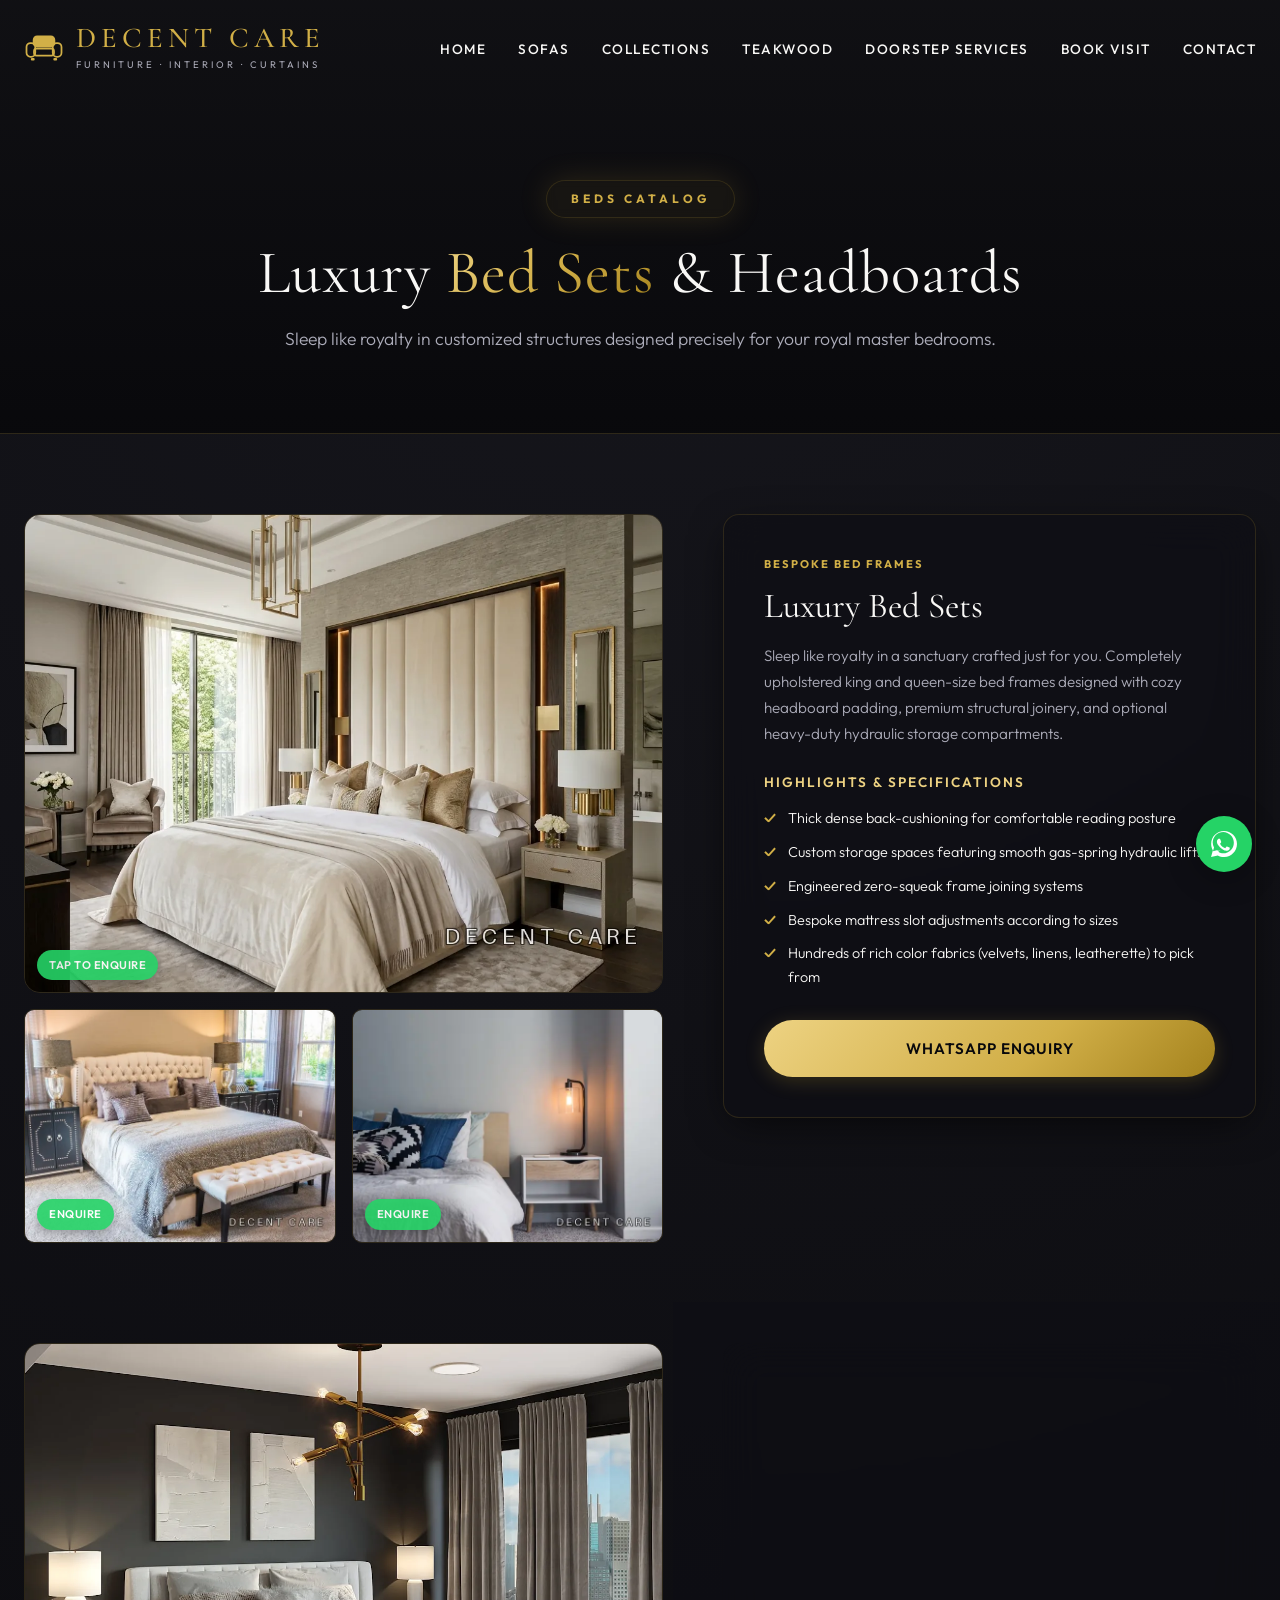
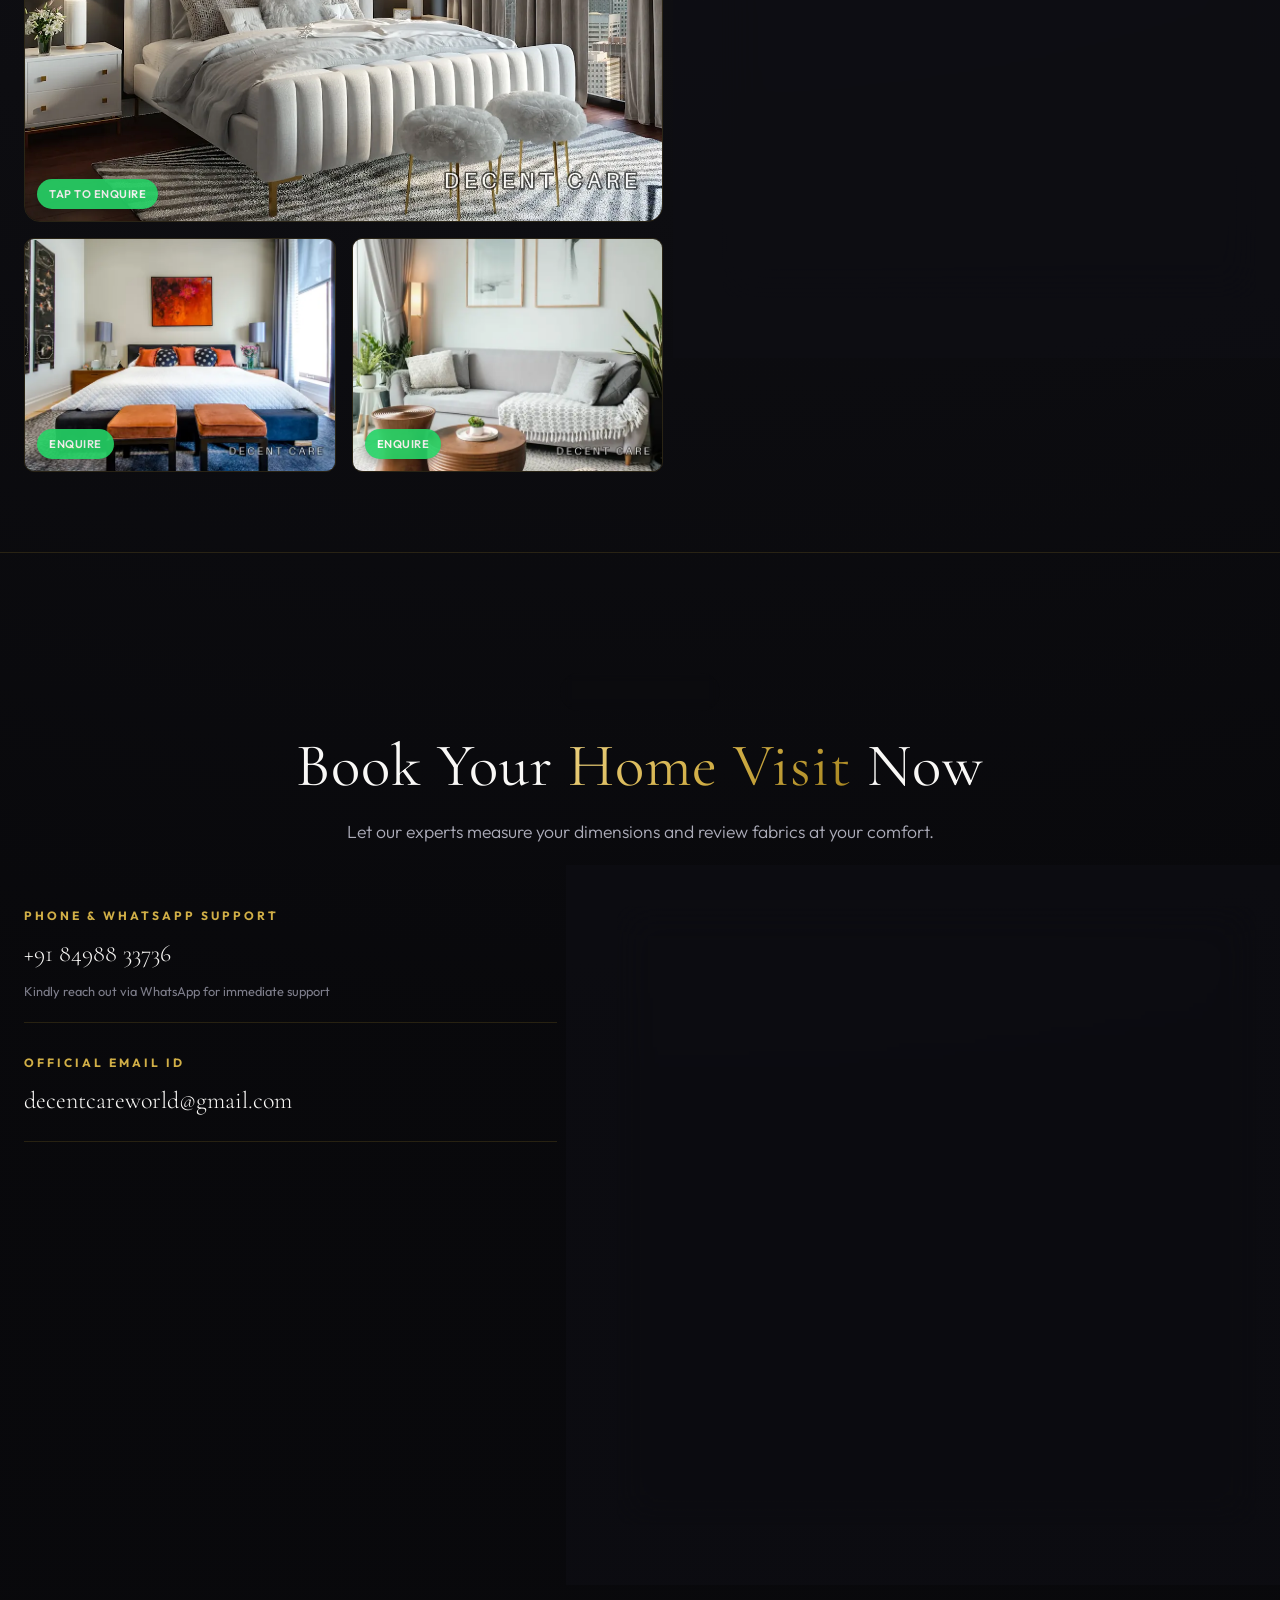
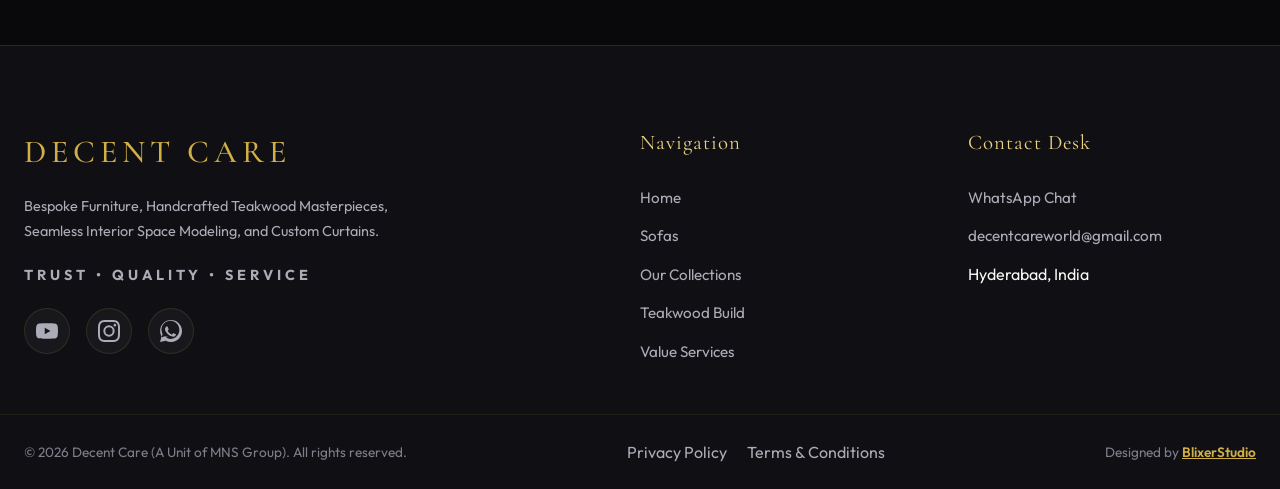
<file: beds.html>
<!DOCTYPE html>
<html lang="en">
<head>
  <meta charset="UTF-8">
  <meta name="viewport" content="width=device-width, initial-scale=1.0, maximum-scale=5.0">
  
  <!-- Critical SEO Optimization Tags for Beds -->
  <title>Luxury Beds & Designer Headboards Hyderabad | Decent Care</title>
  <meta name="description" content="Discover bespoke luxury beds and designer upholstered headboards in Hyderabad from Decent Care (A unit of MNS Group). Sourced from permitted reserves of Chhattisgarh & Maharashtra. Customized hydraulic storage, and premium velvets. Book a doorstep visit today!">
  <meta name="keywords" content="luxury bed sets hyderabad, designer headboards, bespoke upholstered beds, custom hydraulic storage beds, premium wooden beds, decent care beds">
  <meta name="author" content="Decent Care Furniture">
  <meta name="robots" content="index, follow">
  
  <!-- Open Graph -->
  <meta property="og:title" content="Bespoke Luxury Beds & Designer Headboards | Decent Care">
  <meta property="og:description" content="Custom handcrafted luxury bed sets with cozy headboard padding, hydraulic storage, and designer panels in Hyderabad. Trust | Quality | Service.">
  <meta property="og:type" content="website">
  <meta property="og:url" content="https://www.decentcare.in/beds.html">
  <meta property="og:image" content="https://www.decentcare.in/images/beds/luxury-bed-set-01.webp">
  
  <!-- Theme Branding & Favicon -->
  <meta name="theme-color" content="#060608">
  <link rel="icon" type="image/svg+xml" href="images/logo/favicon.svg">
  <link rel="icon" type="image/png" sizes="32x32" href="images/logo/favicon-32.png">
  <link rel="apple-touch-icon" href="images/logo/apple-touch-icon.png">
  <link rel="canonical" href="https://www.decentcare.in/beds.html">

  <!-- Style Link -->
  <link rel="stylesheet" href="css/style.css">
  
  <!-- Custom Styling to support 3-image responsive grid with hover WhatsApp triggers -->
  <style>
    .category-hero {
      position: relative;
      padding: 180px 0 80px;
      text-align: center;
      background: linear-gradient(180deg, var(--bg-dark-midnight) 0%, var(--bg-dark-obsidian) 100%);
      border-bottom: 1px solid var(--border-light);
    }
    .product-list {
      padding: 80px 0;
    }
    .product-item {
      margin-bottom: 80px;
    }
    .product-item:last-child {
      margin-bottom: 0;
    }
    .product-grid {
      display: grid;
      grid-template-columns: 1fr;
      gap: 40px;
      align-items: start;
    }
    @media (min-width: 992px) {
      .product-grid {
        grid-template-columns: 1.2fr 1fr;
        gap: 60px;
      }
    }
    .product-gallery {
      display: grid;
      grid-template-columns: 1fr;
      gap: 16px;
    }
    .main-product-img {
      aspect-ratio: 4/3;
      border-radius: var(--radius-lg);
      overflow: hidden;
      border: 1px solid var(--border-light);
      position: relative;
    }
    .main-product-img img {
      width: 100%;
      height: 100%;
      object-fit: cover;
      transition: var(--transition-smooth);
    }
    .main-product-img:hover img {
      transform: scale(1.05);
    }
    .thumbs-product-grid {
      display: grid;
      grid-template-columns: repeat(2, 1fr);
      gap: 16px;
    }
    .thumb-product-img {
      aspect-ratio: 4/3;
      border-radius: var(--radius-md);
      overflow: hidden;
      border: 1px solid var(--border-light);
      position: relative;
    }
    .thumb-product-img img {
      width: 100%;
      height: 100%;
      object-fit: cover;
      transition: var(--transition-smooth);
    }
    .thumb-product-img:hover img {
      transform: scale(1.05);
    }
    .whatsapp-badge {
      position: absolute;
      bottom: 12px;
      left: 12px;
      background: #25D366;
      color: #fff;
      font-size: 0.7rem;
      padding: 6px 12px;
      border-radius: 100px;
      font-weight: 600;
      letter-spacing: 0.5px;
      text-transform: uppercase;
      box-shadow: 0 4px 10px rgba(0,0,0,0.3);
      display: flex;
      align-items: center;
      gap: 6px;
      z-index: 2;
      opacity: 0.9;
      transition: var(--transition-smooth);
    }
    .main-product-img:hover .whatsapp-badge,
    .thumb-product-img:hover .whatsapp-badge {
      opacity: 1;
      transform: scale(1.05);
    }
  </style>
</head>
<body>

  <!-- Sticky Translucent Navigation Header -->
  <header class="header" id="header">
    <div class="container header-inner">
      <a href="index.html" class="logo" aria-label="Decent Care Home">
        <img class="logo-mark" src="images/logo/decent-care-mark.svg" alt="" width="40" height="40">
        <span class="logo-text">
          <span class="logo-title">DECENT CARE</span>
        <span class="logo-sub">FURNITURE · INTERIOR · CURTAINS</span>
        </span>
      </a>
      
      <button class="hamburger" id="hamburger" aria-label="Toggle Navigation Menu" aria-expanded="false" aria-controls="nav">
        <span></span><span></span><span></span>
      </button>
      
      <nav class="nav" id="nav" role="navigation">
        <ul class="nav-list">
          <li><a href="index.html" class="nav-link">Home</a></li>
          <li><a href="sofas.html" class="nav-link">Sofas</a></li>
          <li><a href="index.html#collections" class="nav-link active">Collections</a></li>
          <li><a href="index.html#craftsmanship" class="nav-link">Teakwood</a></li>
          <li><a href="index.html#services" class="nav-link">Doorstep Services</a></li>
          <li><a href="index.html#booking" class="nav-link">Book Visit</a></li>
          <li><a href="index.html#contact" class="nav-link">Contact</a></li>
        </ul>
      </nav>
    </div>
  </header>

  <main>
    
    <!-- Category Hero Header -->
    <section class="category-hero">
      <div class="container">
        <span class="section-badge">Beds Catalog</span>
        <h1 class="section-title">Luxury <span class="gold">Bed Sets</span> & Headboards</h1>
        <p class="section-desc">Sleep like royalty in customized structures designed precisely for your royal master bedrooms.</p>
      </div>
    </section>

    <!-- Products Showcase List -->
    <section class="product-list">
      <div class="container">
        
        <!-- Product 1: Luxury Bed Sets -->
        <article class="product-item">
          <div class="product-grid">
            
            <!-- Gallery Panel (3 Images with WhatsApp Trigger Links) -->
            <div class="product-gallery">
              <a href="https://wa.me/918498833736?text=Hi%20Decent%20Care!%20I%27m%20very%20interested%20in%20this%20product%20from%20your%20website:%20https://decentcare.in/images/beds/luxury-bed-set-01.webp" target="_blank" rel="noopener" class="main-product-img">
                <img src="images/beds/luxury-bed-set-01.webp" alt="Luxury bed set with soft cushions" loading="lazy" decoding="async">
                <span class="whatsapp-badge">Tap to Enquire</span>
              </a>
              <div class="thumbs-product-grid">
                <a href="https://wa.me/918498833736?text=Hi%20Decent%20Care!%20I%27m%20very%20interested%20in%20this%20product%20from%20your%20website:%20https://decentcare.in/images/beds/luxury-bed-set-02.webp" target="_blank" rel="noopener" class="thumb-product-img">
                  <img src="images/beds/luxury-bed-set-02-sm.webp" alt="Premium luxury bed design" loading="lazy" decoding="async">
                  <span class="whatsapp-badge">Enquire</span>
                </a>
                <a href="https://wa.me/918498833736?text=Hi%20Decent%20Care!%20I%27m%20very%20interested%20in%20this%20product%20from%20your%20website:%20https://decentcare.in/images/beds/luxury-bed-set-03.webp" target="_blank" rel="noopener" class="thumb-product-img">
                  <img src="images/beds/luxury-bed-set-03-sm.webp" alt="Bespoke luxury bed layout" loading="lazy" decoding="async">
                  <span class="whatsapp-badge">Enquire</span>
                </a>
              </div>
            </div>
            
            <!-- Details Panel -->
            <div class="product-info glass-panel" style="padding: 40px;">
              <span class="modal-badge">Bespoke Bed Frames</span>
              <h2 class="modal-title">Luxury Bed Sets</h2>
              <p class="modal-desc">Sleep like royalty in a sanctuary crafted just for you. Completely upholstered king and queen-size bed frames designed with cozy headboard padding, premium structural joinery, and optional heavy-duty hydraulic storage compartments.</p>
              
              <div class="modal-features-list">
                <h4>Highlights & Specifications</h4>
                <ul>
                  <li>Thick dense back-cushioning for comfortable reading posture</li>
                  <li>Custom storage spaces featuring smooth gas-spring hydraulic lifts</li>
                  <li>Engineered zero-squeak frame joining systems</li>
                  <li>Bespoke mattress slot adjustments according to sizes</li>
                  <li>Hundreds of rich color fabrics (velvets, linens, leatherette) to pick from</li>
                </ul>
              </div>
              
              <div style="margin-top: 30px;">
                <a href="https://wa.me/918498833736?text=Hi%20Decent%20Care!%20I%27m%20very%20interested%20in%20your%20Luxury%20Bed%20Sets%20collection.%20Please%20send%20me%20custom%20sizes%20and%20price%20quotes." target="_blank" rel="noopener" class="btn btn-primary" style="width: 100%;">
                  WhatsApp Enquiry
                </a>
              </div>
            </div>
            
          </div>
        </article>

        <!-- Product 2: Designer Headboards -->
        <article class="product-item" style="margin-top: 100px;">
          <div class="product-grid">
            
            <!-- Gallery Panel (3 Images with WhatsApp Trigger Links) -->
            <div class="product-gallery">
              <a href="https://wa.me/918498833736?text=Hi%20Decent%20Care!%20I%27m%20very%20interested%20in%20this%20product%20from%20your%20website:%20https://decentcare.in/images/beds/headboard-01.webp" target="_blank" rel="noopener" class="main-product-img">
                <img src="images/beds/headboard-01.webp" alt="Headboard with premium design" loading="lazy" decoding="async">
                <span class="whatsapp-badge">Tap to Enquire</span>
              </a>
              <div class="thumbs-product-grid">
                <a href="https://wa.me/918498833736?text=Hi%20Decent%20Care!%20I%27m%20very%20interested%20in%20this%20product%20from%20your%20website:%20https://decentcare.in/images/beds/headboard-02.webp" target="_blank" rel="noopener" class="thumb-product-img">
                  <img src="images/beds/headboard-02-sm.webp" alt="Modern headboard design collection" loading="lazy" decoding="async">
                  <span class="whatsapp-badge">Enquire</span>
                </a>
                <a href="https://wa.me/918498833736?text=Hi%20Decent%20Care!%20I%27m%20very%20interested%20in%20this%20product%20from%20your%20website:%20https://decentcare.in/images/beds/headboard-03.webp" target="_blank" rel="noopener" class="thumb-product-img">
                  <img src="images/beds/headboard-03-sm.webp" alt="Upholstered designer headboard" loading="lazy" decoding="async">
                  <span class="whatsapp-badge">Enquire</span>
                </a>
              </div>
            </div>
            
            <!-- Details Panel -->
            <div class="product-info glass-panel" style="padding: 40px;">
              <span class="modal-badge">50+ Designs Available</span>
              <h2 class="modal-title">Designer Headboards</h2>
              <p class="modal-desc">Transform your master bedroom into a 5-star hotel room. We manufacture custom geometric, vertical-channel, and Chesterfield-tufted headboards to elevate your sleep aesthetic.</p>
              
              <div class="modal-features-list">
                <h4>Highlights & Specifications</h4>
                <ul>
                  <li>50+ Modern geometric, linear, and classical design templates</li>
                  <li>Floor-to-ceiling customized accent wall installations</li>
                  <li>Integrated warm glow ambient LED strip panels and power sockets</li>
                  <li>Plush sponge padding wrapped in velvet or breathable linens</li>
                  <li>High acoustic soundproofing performance</li>
                </ul>
              </div>
              
              <div style="margin-top: 30px;">
                <a href="https://wa.me/918498833736?text=Hi%20Decent%20Care!%20I%27m%20very%20interested%20in%20your%20Designer%20Headboards%20collection.%20Please%20send%20me%20designs%20and%20price%20quotes." target="_blank" rel="noopener" class="btn btn-primary" style="width: 100%;">
                  WhatsApp Enquiry
                </a>
              </div>
            </div>
            
          </div>
        </article>

      </div>
    </section>

    <!-- Booking consultation form -->
    <section class="section" id="booking" style="border-top: 1px solid var(--border-light);">
      <div class="container">
        <div class="section-header">
          <span class="section-badge">Home Visit</span>
          <h2 class="section-title">Book Your <span class="gold">Home Visit</span> Now</h2>
          <p class="section-desc">Let our experts measure your dimensions and review fabrics at your comfort.</p>
        </div>
        
        <div class="contact-content">
          <div class="contact-info">
            <div class="contact-item">
              <span class="contact-label">Phone & WhatsApp Support</span>
              <a href="https://wa.me/918498833736" target="_blank" rel="noopener">
                <span class="contact-value">+91 84988 33736</span>
              </a>
              <small>Kindly reach out via WhatsApp for immediate support</small>
            </div>
            
            <div class="contact-item">
              <span class="contact-label">Official Email ID</span>
              <a href="mailto:decentcareworld@gmail.com">
                <span class="contact-value">decentcareworld@gmail.com</span>
              </a>
            </div>
          </div>
          
          <form class="contact-form glass-panel" id="homeVisitForm">
            <h3 class="form-title">Schedule Consultation</h3>
            
            <div class="form-group">
              <input type="text" id="visitName" placeholder="Your Name" required aria-label="Your Name">
            </div>
            
            <div class="form-group">
              <input type="tel" id="visitPhone" placeholder="Phone Number" required aria-label="Phone Number">
            </div>
            
            <div class="form-group">
              <input type="text" id="visitAddress" placeholder="Home/Site Address" required aria-label="Site Address">
            </div>
            
            <div class="form-group">
              <select id="visitCategory" required aria-label="Select Interest Category">
                <option value="Luxury Beds" selected>Luxury Bed & Headboard</option>
                <option value="Sofa Sets">Premium Sofa Set</option>
                <option value="Recliner Sofas">Swivel Recliner Sofa</option>
                <option value="Dining Tables">Marble Dining Table</option>
                <option value="Footwear Cabinets">Footwear Cabinet with Extra Cupboards</option>
                <option value="Gas Cylinder Cabinets">Gas Cylinder Cabinet</option>
                <option value="Interior Works">Complete Interior Works</option>
                <option value="Curtains">Premium Curtain Fabrics</option>
                <option value="Custom Order">Bespoke Custom Furniture</option>
              </select>
            </div>
            
            <div class="form-group">
              <textarea id="visitNotes" placeholder="Dimensions or design choices (Optional)..." rows="3" aria-label="Special Requests"></textarea>
            </div>
            
            <button type="submit" class="btn btn-primary">Book Consultation</button>
          </form>
        </div>
      </div>
    </section>

  </main>

  <!-- Footer -->
  <footer class="footer">
    <div class="container footer-inner">
      <div class="footer-brand">
        <div class="footer-logo">DECENT CARE</div>
        <p>Bespoke Furniture, Handcrafted Teakwood Masterpieces, Seamless Interior Space Modeling, and Custom Curtains.</p>
        <p class="footer-motto-line">Trust • Quality • Service</p>
        <div class="footer-socials contact-socials">
          <a href="https://youtube.com/@decentcarefurniture" class="social-circle" target="_blank" rel="noopener" aria-label="Decent Care on YouTube"><svg viewBox="0 0 24 24" aria-hidden="true"><path d="M23.498 6.163a3.003 3.003 0 00-2.11-2.11C19.518 3.545 12 3.545 12 3.545s-7.518 0-9.388.508a3.003 3.003 0 00-2.11 2.11C0 8.033 0 12 0 12s0 3.967.502 5.837a3.003 3.003 0 002.11 2.11c1.87.508 9.388.508 9.388.508s7.518 0 9.388-.508a3.003 3.003 0 002.11-2.11C24 15.967 24 12 24 12s0-3.967-.502-5.837zM9.545 15.568V8.432L15.818 12l-6.273 3.568z"/></svg></a>
          <a href="https://instagram.com/decentcarefurniture" class="social-circle" target="_blank" rel="noopener" aria-label="Decent Care on Instagram"><svg viewBox="0 0 24 24" aria-hidden="true"><path d="M12 2.163c3.204 0 3.584.012 4.85.07 3.252.148 4.771 1.691 4.919 4.919.058 1.265.069 1.645.069 4.849 0 3.205-.012 3.584-.069 4.849-.149 3.225-1.664 4.771-4.919 4.919-1.266.058-1.644.07-4.85.07-3.204 0-3.584-.012-4.849-.07-3.26-.149-4.771-1.699-4.919-4.92-.058-1.265-.07-1.644-.07-4.849 0-3.204.013-3.583.07-4.849.149-3.227 1.664-4.771 4.919-4.919 1.266-.057 1.645-.069 4.849-.069zM12 0C8.741 0 8.333.014 7.053.072 2.695.272.273 2.69.073 7.051.014 8.333 0 8.741 0 12c0 3.259.014 3.668.072 4.948.2 4.358 2.618 6.78 6.98 6.98 1.281.058 1.689.072 4.948.072 3.259 0 3.668-.014 4.948-.072 4.354-.2 6.782-2.618 6.979-6.98.059-1.28.073-1.689.073-4.948 0-3.259-.014-3.667-.072-4.947-.196-4.354-2.617-6.78-6.979-6.98C15.668.014 15.259 0 12 0zm0 5.838a6.162 6.162 0 100 12.324 6.162 6.162 0 000-12.324zM12 16a4 4 0 110-8 4 4 0 010 8zm6.406-11.845a1.44 1.44 0 100 2.881 1.44 1.44 0 000-2.881z"/></svg></a>
          <a href="https://wa.me/918498833736" class="social-circle" target="_blank" rel="noopener" aria-label="Chat with Decent Care on WhatsApp"><svg viewBox="0 0 24 24" aria-hidden="true"><path d="M.057 24l1.687-6.163c-1.041-1.804-1.588-3.849-1.587-5.946C.06 5.348 5.397.01 12.008.01c3.202.001 6.212 1.246 8.477 3.513 2.266 2.268 3.507 5.28 3.505 8.484-.004 6.657-5.34 11.997-11.953 11.997-2.005-.001-3.973-.5-5.739-1.453L0 24zm6.59-4.846c1.6.95 3.188 1.449 4.625 1.451 5.403.002 9.803-4.394 9.806-9.8.001-2.605-1.012-5.054-2.852-6.895C16.388 2.07 13.937.89 11.39.89c-5.411 0-9.815 4.398-9.817 9.8-.001 1.568.419 3.09 1.217 4.474l-.993 3.624 3.702-.971c1.373.748 2.8.117 3.555-.263zm10.233-3.806c-.294-.147-1.738-.858-2.006-.955-.269-.098-.465-.147-.659.147-.195.295-.756.955-.927 1.151-.17.196-.341.219-.635.072-1.959-.979-3.07-1.879-4.043-3.554-.255-.44-.092-.676.055-.823.132-.132.294-.342.44-.512.146-.169.195-.291.293-.487.097-.195.048-.366-.024-.513-.073-.146-.659-1.586-.903-2.172-.238-.574-.479-.496-.659-.505-.17-.008-.366-.01-.561-.01-.195 0-.513.073-.78.366-.269.293-1.025 1.001-1.025 2.441 0 1.439 1.048 2.83 1.195 3.025.147.195 2.062 3.149 4.996 4.413.698.301 1.243.481 1.667.615.7.223 1.34.191 1.844.116.563-.083 1.739-.711 1.983-1.396.244-.684.244-1.27.171-1.396-.073-.122-.269-.195-.562-.342z"/></svg></a>
        </div>
      </div>
      
      <div class="footer-links-col">
        <h4>Navigation</h4>
        <ul>
          <li><a href="index.html">Home</a></li>
          <li><a href="sofas.html">Sofas</a></li>
          <li><a href="index.html#collections">Our Collections</a></li>
          <li><a href="index.html#craftsmanship">Teakwood Build</a></li>
          <li><a href="index.html#services">Value Services</a></li>
        </ul>
      </div>
      
      <div class="footer-links-col">
        <h4>Contact Desk</h4>
        <ul>
          <li><a href="https://wa.me/918498833736" target="_blank" rel="noopener">WhatsApp Chat</a></li>
          <li><a href="mailto:decentcareworld@gmail.com">decentcareworld@gmail.com</a></li>
          <li>Hyderabad, India</li>
        </ul>
      </div>
    </div>
    
    <div class="footer-bottom">
      <div class="container" style="display: flex; justify-content: space-between; align-items: center; flex-wrap: wrap; gap: 16px;">
        <p>&copy; 2026 Decent Care (A Unit of MNS Group). All rights reserved.</p>
        <div class="footer-legal-links" style="display: flex; gap: 20px;">
          <a href="privacy-policy.html" style="color: var(--text-secondary); transition: var(--transition-smooth);" onmouseover="this.style.color='var(--gold-primary)'" onmouseout="this.style.color='var(--text-secondary)'">Privacy Policy</a>
          <a href="terms.html" style="color: var(--text-secondary); transition: var(--transition-smooth);" onmouseover="this.style.color='var(--gold-primary)'" onmouseout="this.style.color='var(--text-secondary)'">Terms & Conditions</a>
        </div>
        <p>Designed by <a href="https://wa.me/916302092709?text=Hi%20BlixerStudio%21%20%F0%9F%91%8B%20I%20came%20from%20this%20website%20page%3A%20https%3A%2F%2Fwww.decentcare.in%2Fbeds.html%20and%20I%20loved%20the%20design.%20Can%20we%20catch%20up%20about%20a%20website%20for%20my%20business%3F" target="_blank" rel="noopener" style="color: var(--gold-primary); font-weight: 600; text-decoration: underline; transition: var(--transition-smooth);" onmouseover="this.style.color='var(--gold-light)'" onmouseout="this.style.color='var(--gold-primary)'">BlixerStudio</a></p>
      </div>
    </div>
  </footer>

  <!-- Floating Actions -->
  <div class="floating-actions-container">
    <button class="float-btn scroll-top-float" id="scrollTopBtn" aria-label="Scroll back to top">↑</button>
    <a class="float-btn whatsapp-float" href="https://wa.me/918498833736?text=Hi%20Decent%20Care!%20I%27m%20very%20interested%20in%20your%20luxury%20furniture." target="_blank" rel="noopener" aria-label="Open chat on WhatsApp"><svg style="width: 26px; height: 26px; fill: currentColor;" viewBox="0 0 24 24" aria-hidden="true"><path d="M.057 24l1.687-6.163c-1.041-1.804-1.588-3.849-1.587-5.946C.06 5.348 5.397.01 12.008.01c3.202.001 6.212 1.246 8.477 3.513 2.266 2.268 3.507 5.28 3.505 8.484-.004 6.657-5.34 11.997-11.953 11.997-2.005-.001-3.973-.5-5.739-1.453L0 24zm6.59-4.846c1.6.95 3.188 1.449 4.625 1.451 5.403.002 9.803-4.394 9.806-9.8.001-2.605-1.012-5.054-2.852-6.895C16.388 2.07 13.937.89 11.39.89c-5.411 0-9.815 4.398-9.817 9.8-.001 1.568.419 3.09 1.217 4.474l-.993 3.624 3.702-.971c1.373.748 2.8.117 3.555-.263zm10.233-3.806c-.294-.147-1.738-.858-2.006-.955-.269-.098-.465-.147-.659.147-.195.295-.756.955-.927 1.151-.17.196-.341.219-.635.072-1.959-.979-3.07-1.879-4.043-3.554-.255-.44-.092-.676.055-.823.132-.132.294-.342.44-.512.146-.169.195-.291.293-.487.097-.195.048-.366-.024-.513-.073-.146-.659-1.586-.903-2.172-.238-.574-.479-.496-.659-.505-.17-.008-.366-.01-.561-.01-.195 0-.513.073-.78.366-.269.293-1.025 1.001-1.025 2.441 0 1.439 1.048 2.83 1.195 3.025.147.195 2.062 3.149 4.996 4.413.698.301 1.243.481 1.667.615.7.223 1.34.191 1.844.116.563-.083 1.739-.711 1.983-1.396.244-.684.244-1.27.171-1.396-.073-.122-.269-.195-.562-.342z"/></svg></a>
  </div>

  <script src="js/data.js"></script>
  <script src="js/script.js"></script>
</body>
</html>
</file>
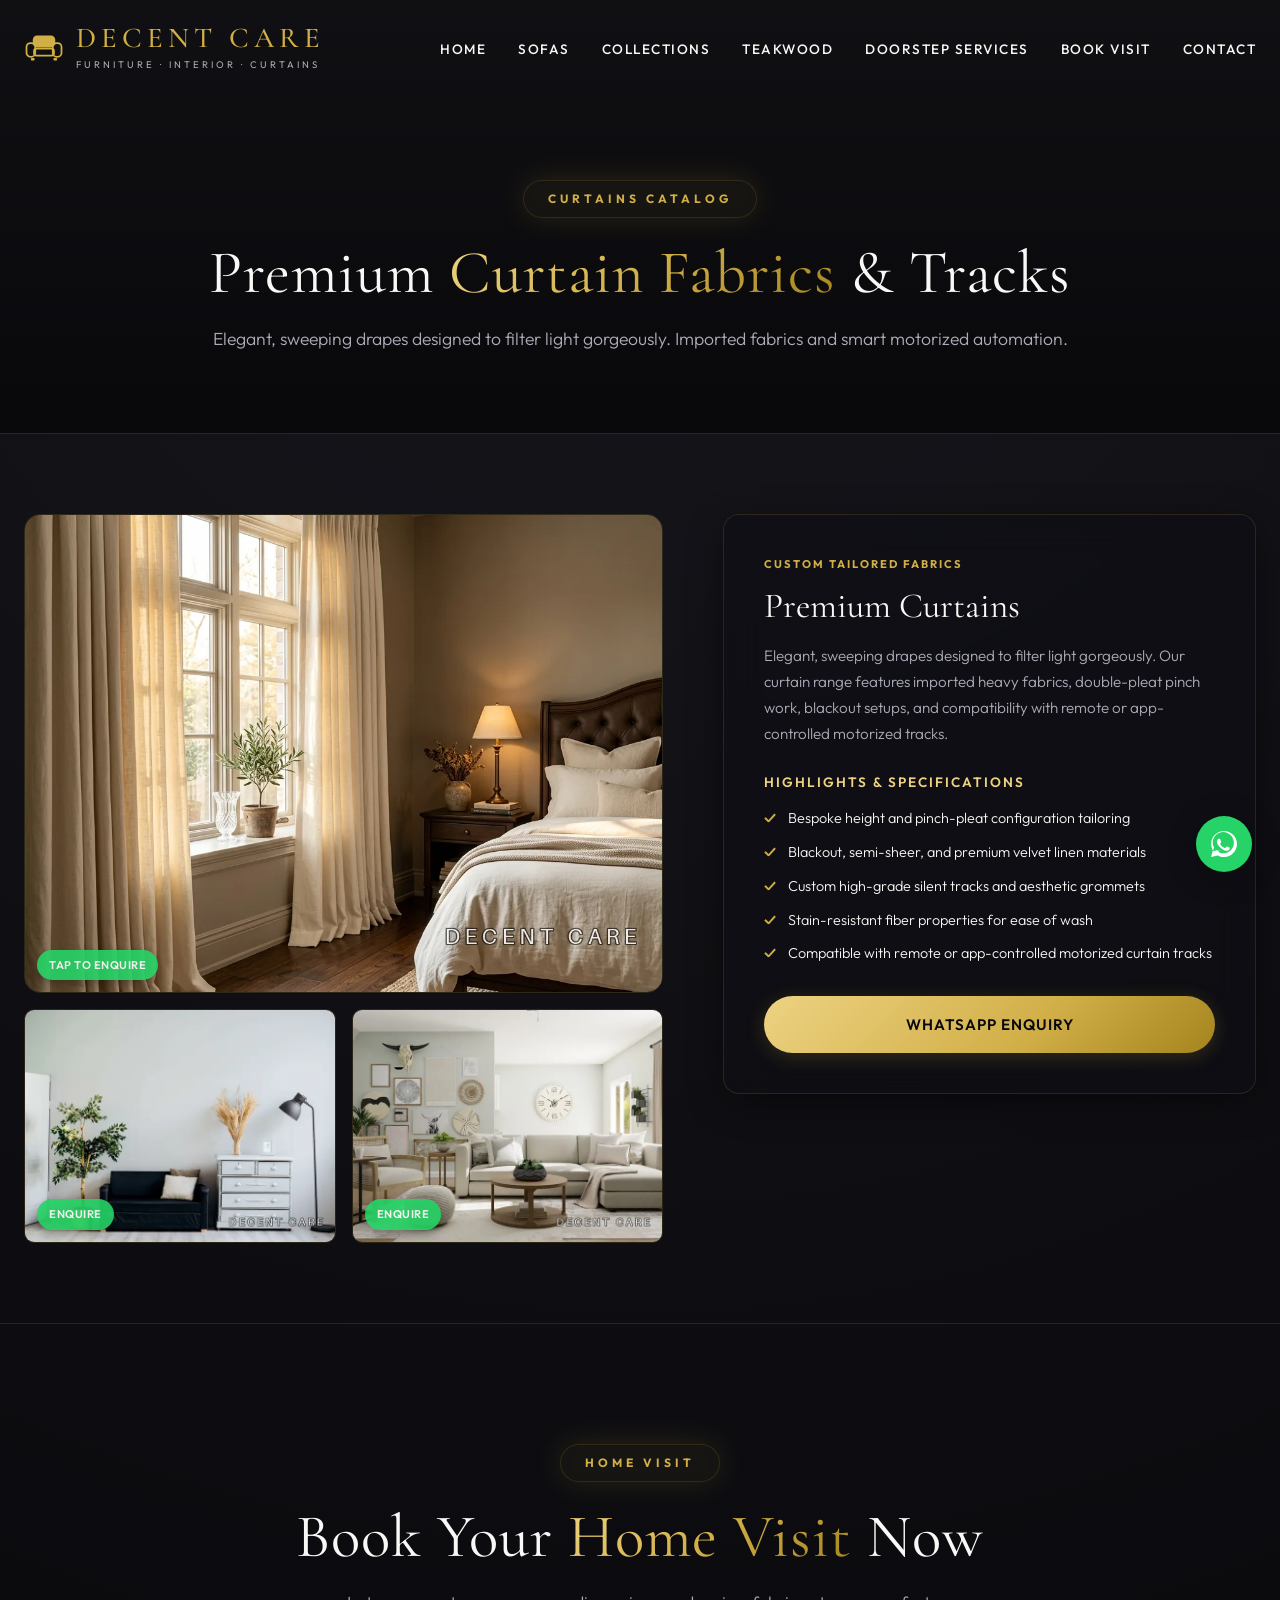
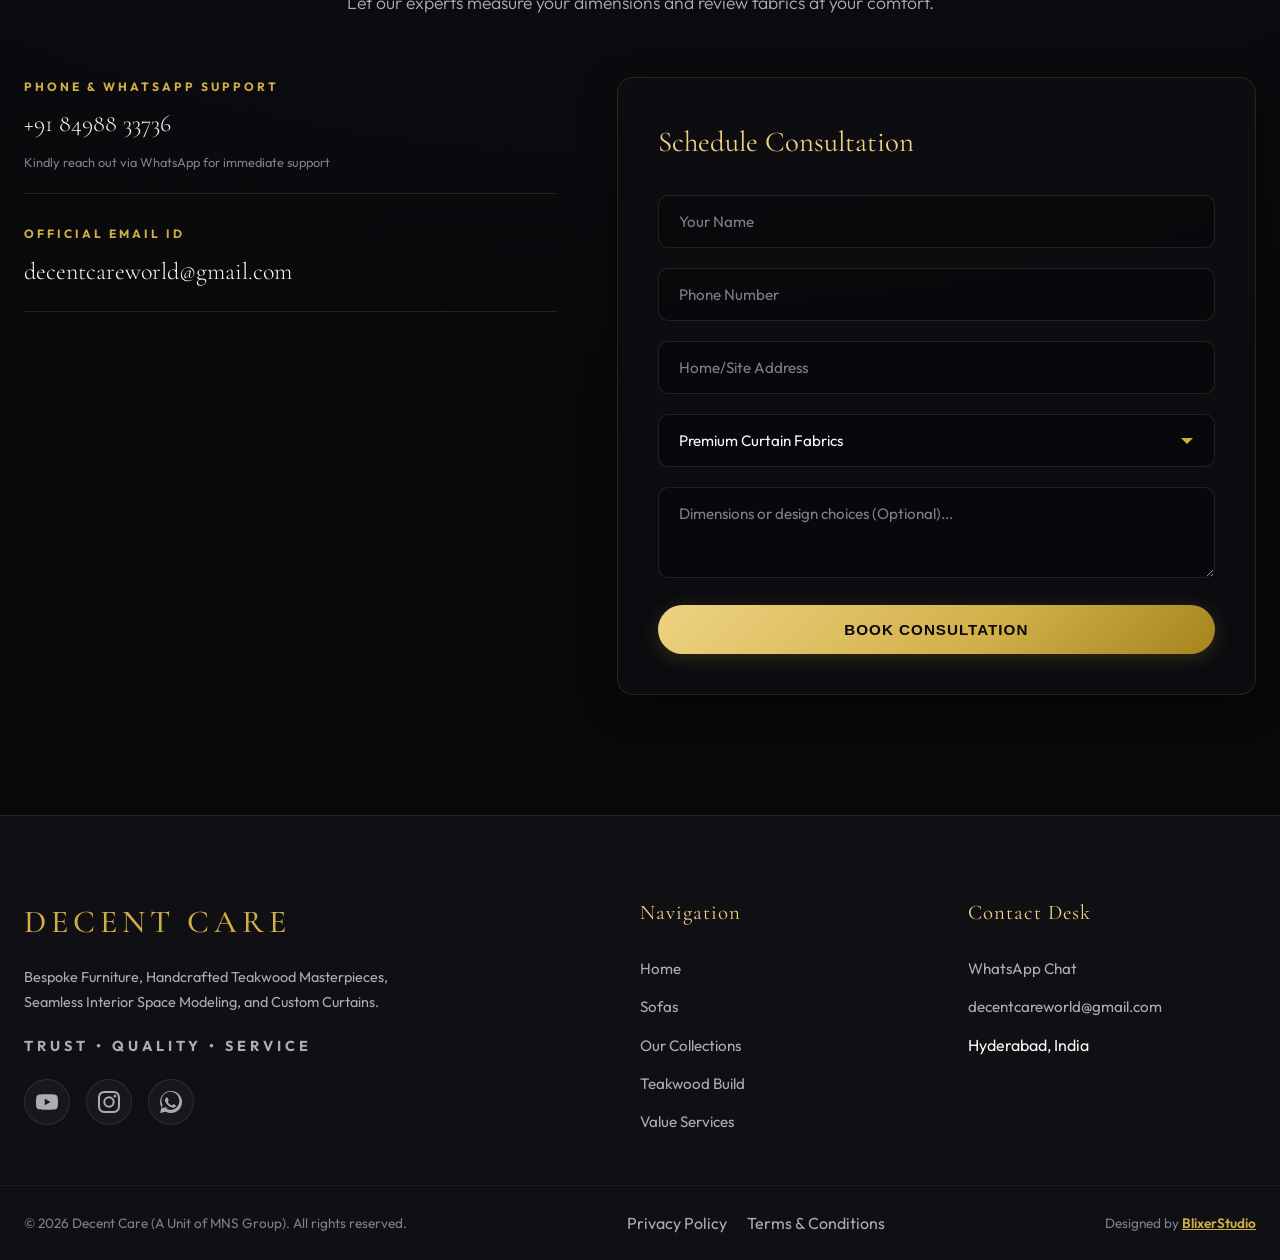
<file: curtains.html>
<!DOCTYPE html>
<html lang="en">
<head>
  <meta charset="UTF-8">
  <meta name="viewport" content="width=device-width, initial-scale=1.0, maximum-scale=5.0">
  
  <!-- Critical SEO Optimization Tags for Curtains -->
  <title>Premium Curtains & Motorized Drapery Fabrics Hyderabad | Decent Care</title>
  <meta name="description" content="Discover luxury customized curtains, blackout drapes, sheer linens, and smart motorized curtain tracks in Hyderabad from Decent Care (A unit of MNS Group). Double-pleat pinch work, stain-resistant fibers, and professional installations. Book a home visit today!">
  <meta name="keywords" content="premium curtains hyderabad, motorized drapery tracks, blackout curtains, luxury linen sheers, pinch pleat curtains, decent care curtains">
  <meta name="author" content="Decent Care Furniture">
  <meta name="robots" content="index, follow">
  
  <!-- Open Graph -->
  <meta property="og:title" content="Bespoke Luxury Curtains & Fabrics | Decent Care">
  <meta property="og:description" content="Handcrafted customized curtains with silent runner tracks, blackout fabrics and smart remote motorizations. Hyderabad. Trust | Quality | Service.">
  <meta property="og:type" content="website">
  <meta property="og:url" content="https://www.decentcare.in/curtains.html">
  <meta property="og:image" content="https://www.decentcare.in/images/curtains/luxury-curtain-01.webp">
  
  <!-- Theme Branding & Favicon -->
  <meta name="theme-color" content="#060608">
  <link rel="icon" type="image/svg+xml" href="images/logo/favicon.svg">
  <link rel="icon" type="image/png" sizes="32x32" href="images/logo/favicon-32.png">
  <link rel="apple-touch-icon" href="images/logo/apple-touch-icon.png">
  <link rel="canonical" href="https://www.decentcare.in/curtains.html">

  <!-- Style Link -->
  <link rel="stylesheet" href="css/style.css">
  
  <style>
    .category-hero {
      position: relative;
      padding: 180px 0 80px;
      text-align: center;
      background: linear-gradient(180deg, var(--bg-dark-midnight) 0%, var(--bg-dark-obsidian) 100%);
      border-bottom: 1px solid var(--border-light);
    }
    .product-list {
      padding: 80px 0;
    }
    .product-item {
      margin-bottom: 80px;
    }
    .product-item:last-child {
      margin-bottom: 0;
    }
    .product-grid {
      display: grid;
      grid-template-columns: 1fr;
      gap: 40px;
      align-items: start;
    }
    @media (min-width: 992px) {
      .product-grid {
        grid-template-columns: 1.2fr 1fr;
        gap: 60px;
      }
    }
    .product-gallery {
      display: grid;
      grid-template-columns: 1fr;
      gap: 16px;
    }
    .main-product-img {
      aspect-ratio: 4/3;
      border-radius: var(--radius-lg);
      overflow: hidden;
      border: 1px solid var(--border-light);
      position: relative;
    }
    .main-product-img img {
      width: 100%;
      height: 100%;
      object-fit: cover;
      transition: var(--transition-smooth);
    }
    .main-product-img:hover img {
      transform: scale(1.05);
    }
    .thumbs-product-grid {
      display: grid;
      grid-template-columns: repeat(2, 1fr);
      gap: 16px;
    }
    .thumb-product-img {
      aspect-ratio: 4/3;
      border-radius: var(--radius-md);
      overflow: hidden;
      border: 1px solid var(--border-light);
      position: relative;
    }
    .thumb-product-img img {
      width: 100%;
      height: 100%;
      object-fit: cover;
      transition: var(--transition-smooth);
    }
    .thumb-product-img:hover img {
      transform: scale(1.05);
    }
    .whatsapp-badge {
      position: absolute;
      bottom: 12px;
      left: 12px;
      background: #25D366;
      color: #fff;
      font-size: 0.7rem;
      padding: 6px 12px;
      border-radius: 100px;
      font-weight: 600;
      letter-spacing: 0.5px;
      text-transform: uppercase;
      box-shadow: 0 4px 10px rgba(0,0,0,0.3);
      display: flex;
      align-items: center;
      gap: 6px;
      z-index: 2;
      opacity: 0.9;
      transition: var(--transition-smooth);
    }
    .main-product-img:hover .whatsapp-badge,
    .thumb-product-img:hover .whatsapp-badge {
      opacity: 1;
      transform: scale(1.05);
    }
  </style>
</head>
<body>

  <!-- Sticky Translucent Navigation Header -->
  <header class="header" id="header">
    <div class="container header-inner">
      <a href="index.html" class="logo" aria-label="Decent Care Home">
        <img class="logo-mark" src="images/logo/decent-care-mark.svg" alt="" width="40" height="40">
        <span class="logo-text">
          <span class="logo-title">DECENT CARE</span>
        <span class="logo-sub">FURNITURE · INTERIOR · CURTAINS</span>
        </span>
      </a>
      
      <button class="hamburger" id="hamburger" aria-label="Toggle Navigation Menu" aria-expanded="false" aria-controls="nav">
        <span></span><span></span><span></span>
      </button>
      
      <nav class="nav" id="nav" role="navigation">
        <ul class="nav-list">
          <li><a href="index.html" class="nav-link">Home</a></li>
          <li><a href="sofas.html" class="nav-link">Sofas</a></li>
          <li><a href="index.html#collections" class="nav-link active">Collections</a></li>
          <li><a href="index.html#craftsmanship" class="nav-link">Teakwood</a></li>
          <li><a href="index.html#services" class="nav-link">Doorstep Services</a></li>
          <li><a href="index.html#booking" class="nav-link">Book Visit</a></li>
          <li><a href="index.html#contact" class="nav-link">Contact</a></li>
        </ul>
      </nav>
    </div>
  </header>

  <main>
    
    <!-- Category Hero Header -->
    <section class="category-hero">
      <div class="container">
        <span class="section-badge">Curtains Catalog</span>
        <h1 class="section-title">Premium <span class="gold">Curtain Fabrics</span> & Tracks</h1>
        <p class="section-desc">Elegant, sweeping drapes designed to filter light gorgeously. Imported fabrics and smart motorized automation.</p>
      </div>
    </section>

    <!-- Products Showcase List -->
    <section class="product-list">
      <div class="container">
        
        <!-- Product 1: Curtains -->
        <article class="product-item">
          <div class="product-grid">
            
            <!-- Gallery Panel (3 Images with WhatsApp Trigger Links) -->
            <div class="product-gallery">
              <a href="https://wa.me/918498833736?text=Hi%20Decent%20Care!%20I%27m%20very%20interested%20in%20this%20product%20from%20your%20website:%20https://decentcare.in/images/curtains/luxury-curtain-01.webp" target="_blank" rel="noopener" class="main-product-img">
                <img src="images/curtains/luxury-curtain-01.webp" alt="Luxury sweeps drape curtain" loading="lazy" decoding="async">
                <span class="whatsapp-badge">Tap to Enquire</span>
              </a>
              <div class="thumbs-product-grid">
                <a href="https://wa.me/918498833736?text=Hi%20Decent%20Care!%20I%27m%20very%20interested%20in%20this%20product%20from%20your%20website:%20https://decentcare.in/images/curtains/curtain-interior-01.webp" target="_blank" rel="noopener" class="thumb-product-img">
                  <img src="images/curtains/curtain-interior-01-sm.webp" alt="Double pleat curtain style" loading="lazy" decoding="async">
                  <span class="whatsapp-badge">Enquire</span>
                </a>
                <a href="https://wa.me/918498833736?text=Hi%20Decent%20Care!%20I%27m%20very%20interested%20in%20this%20product%20from%20your%20website:%20https://decentcare.in/images/curtains/curtain-interior-02.webp" target="_blank" rel="noopener" class="thumb-product-img">
                  <img src="images/curtains/curtain-interior-02-sm.webp" alt="Sheer light bedroom curtains" loading="lazy" decoding="async">
                  <span class="whatsapp-badge">Enquire</span>
                </a>
              </div>
            </div>
            
            <!-- Details Panel -->
            <div class="product-info glass-panel" style="padding: 40px;">
              <span class="modal-badge">Custom Tailored Fabrics</span>
              <h2 class="modal-title">Premium Curtains</h2>
              <p class="modal-desc">Elegant, sweeping drapes designed to filter light gorgeously. Our curtain range features imported heavy fabrics, double-pleat pinch work, blackout setups, and compatibility with remote or app-controlled motorized tracks.</p>
              
              <div class="modal-features-list">
                <h4>Highlights & Specifications</h4>
                <ul>
                  <li>Bespoke height and pinch-pleat configuration tailoring</li>
                  <li>Blackout, semi-sheer, and premium velvet linen materials</li>
                  <li>Custom high-grade silent tracks and aesthetic grommets</li>
                  <li>Stain-resistant fiber properties for ease of wash</li>
                  <li>Compatible with remote or app-controlled motorized curtain tracks</li>
                </ul>
              </div>
              
              <div style="margin-top: 30px;">
                <a href="https://wa.me/918498833736?text=Hi%20Decent%20Care!%20I%27m%20very%20interested%20in%20your%20Premium%20Curtains%20collection.%20Please%20send%20me%20fabrics%20and%20pricing." target="_blank" rel="noopener" class="btn btn-primary" style="width: 100%;">
                  WhatsApp Enquiry
                </a>
              </div>
            </div>
            
          </div>
        </article>

      </div>
    </section>

    <!-- Booking consultation form -->
    <section class="section" id="booking" style="border-top: 1px solid var(--border-light);">
      <div class="container">
        <div class="section-header">
          <span class="section-badge">Home Visit</span>
          <h2 class="section-title">Book Your <span class="gold">Home Visit</span> Now</h2>
          <p class="section-desc">Let our experts measure your dimensions and review fabrics at your comfort.</p>
        </div>
        
        <div class="contact-content">
          <div class="contact-info">
            <div class="contact-item">
              <span class="contact-label">Phone & WhatsApp Support</span>
              <a href="https://wa.me/918498833736" target="_blank" rel="noopener">
                <span class="contact-value">+91 84988 33736</span>
              </a>
              <small>Kindly reach out via WhatsApp for immediate support</small>
            </div>
            
            <div class="contact-item">
              <span class="contact-label">Official Email ID</span>
              <a href="mailto:decentcareworld@gmail.com">
                <span class="contact-value">decentcareworld@gmail.com</span>
              </a>
            </div>
          </div>
          
          <form class="contact-form glass-panel" id="homeVisitForm">
            <h3 class="form-title">Schedule Consultation</h3>
            
            <div class="form-group">
              <input type="text" id="visitName" placeholder="Your Name" required aria-label="Your Name">
            </div>
            
            <div class="form-group">
              <input type="tel" id="visitPhone" placeholder="Phone Number" required aria-label="Phone Number">
            </div>
            
            <div class="form-group">
              <input type="text" id="visitAddress" placeholder="Home/Site Address" required aria-label="Site Address">
            </div>
            
            <div class="form-group">
              <select id="visitCategory" required aria-label="Select Interest Category">
                <option value="Curtains" selected>Premium Curtain Fabrics</option>
                <option value="Sofa Sets">Premium Sofa Set</option>
                <option value="Recliner Sofas">Swivel Recliner Sofa</option>
                <option value="Luxury Beds">Luxury Bed & Headboard</option>
                <option value="Dining Tables">Marble Dining Table</option>
                <option value="Footwear Cabinets">Footwear Cabinet with Extra Cupboards</option>
                <option value="Gas Cylinder Cabinets">Gas Cylinder Cabinet</option>
                <option value="Interior Works">Complete Interior Works</option>
                <option value="Custom Order">Bespoke Custom Furniture</option>
              </select>
            </div>
            
            <div class="form-group">
              <textarea id="visitNotes" placeholder="Dimensions or design choices (Optional)..." rows="3" aria-label="Special Requests"></textarea>
            </div>
            
            <button type="submit" class="btn btn-primary">Book Consultation</button>
          </form>
        </div>
      </div>
    </section>

  </main>

  <!-- Footer -->
  <footer class="footer">
    <div class="container footer-inner">
      <div class="footer-brand">
        <div class="footer-logo">DECENT CARE</div>
        <p>Bespoke Furniture, Handcrafted Teakwood Masterpieces, Seamless Interior Space Modeling, and Custom Curtains.</p>
        <p class="footer-motto-line">Trust • Quality • Service</p>
        <div class="footer-socials contact-socials">
          <a href="https://youtube.com/@decentcarefurniture" class="social-circle" target="_blank" rel="noopener" aria-label="Decent Care on YouTube"><svg viewBox="0 0 24 24" aria-hidden="true"><path d="M23.498 6.163a3.003 3.003 0 00-2.11-2.11C19.518 3.545 12 3.545 12 3.545s-7.518 0-9.388.508a3.003 3.003 0 00-2.11 2.11C0 8.033 0 12 0 12s0 3.967.502 5.837a3.003 3.003 0 002.11 2.11c1.87.508 9.388.508 9.388.508s7.518 0 9.388-.508a3.003 3.003 0 002.11-2.11C24 15.967 24 12 24 12s0-3.967-.502-5.837zM9.545 15.568V8.432L15.818 12l-6.273 3.568z"/></svg></a>
          <a href="https://instagram.com/decentcarefurniture" class="social-circle" target="_blank" rel="noopener" aria-label="Decent Care on Instagram"><svg viewBox="0 0 24 24" aria-hidden="true"><path d="M12 2.163c3.204 0 3.584.012 4.85.07 3.252.148 4.771 1.691 4.919 4.919.058 1.265.069 1.645.069 4.849 0 3.205-.012 3.584-.069 4.849-.149 3.225-1.664 4.771-4.919 4.919-1.266.058-1.644.07-4.85.07-3.204 0-3.584-.012-4.849-.07-3.26-.149-4.771-1.699-4.919-4.92-.058-1.265-.07-1.644-.07-4.849 0-3.204.013-3.583.07-4.849.149-3.227 1.664-4.771 4.919-4.919 1.266-.057 1.645-.069 4.849-.069zM12 0C8.741 0 8.333.014 7.053.072 2.695.272.273 2.69.073 7.051.014 8.333 0 8.741 0 12c0 3.259.014 3.668.072 4.948.2 4.358 2.618 6.78 6.98 6.98 1.281.058 1.689.072 4.948.072 3.259 0 3.668-.014 4.948-.072 4.354-.2 6.782-2.618 6.979-6.98.059-1.28.073-1.689.073-4.948 0-3.259-.014-3.667-.072-4.947-.196-4.354-2.617-6.78-6.979-6.98C15.668.014 15.259 0 12 0zm0 5.838a6.162 6.162 0 100 12.324 6.162 6.162 0 000-12.324zM12 16a4 4 0 110-8 4 4 0 010 8zm6.406-11.845a1.44 1.44 0 100 2.881 1.44 1.44 0 000-2.881z"/></svg></a>
          <a href="https://wa.me/918498833736" class="social-circle" target="_blank" rel="noopener" aria-label="Chat with Decent Care on WhatsApp"><svg viewBox="0 0 24 24" aria-hidden="true"><path d="M.057 24l1.687-6.163c-1.041-1.804-1.588-3.849-1.587-5.946C.06 5.348 5.397.01 12.008.01c3.202.001 6.212 1.246 8.477 3.513 2.266 2.268 3.507 5.28 3.505 8.484-.004 6.657-5.34 11.997-11.953 11.997-2.005-.001-3.973-.5-5.739-1.453L0 24zm6.59-4.846c1.6.95 3.188 1.449 4.625 1.451 5.403.002 9.803-4.394 9.806-9.8.001-2.605-1.012-5.054-2.852-6.895C16.388 2.07 13.937.89 11.39.89c-5.411 0-9.815 4.398-9.817 9.8-.001 1.568.419 3.09 1.217 4.474l-.993 3.624 3.702-.971c1.373.748 2.8.117 3.555-.263zm10.233-3.806c-.294-.147-1.738-.858-2.006-.955-.269-.098-.465-.147-.659.147-.195.295-.756.955-.927 1.151-.17.196-.341.219-.635.072-1.959-.979-3.07-1.879-4.043-3.554-.255-.44-.092-.676.055-.823.132-.132.294-.342.44-.512.146-.169.195-.291.293-.487.097-.195.048-.366-.024-.513-.073-.146-.659-1.586-.903-2.172-.238-.574-.479-.496-.659-.505-.17-.008-.366-.01-.561-.01-.195 0-.513.073-.78.366-.269.293-1.025 1.001-1.025 2.441 0 1.439 1.048 2.83 1.195 3.025.147.195 2.062 3.149 4.996 4.413.698.301 1.243.481 1.667.615.7.223 1.34.191 1.844.116.563-.083 1.739-.711 1.983-1.396.244-.684.244-1.27.171-1.396-.073-.122-.269-.195-.562-.342z"/></svg></a>
        </div>
      </div>
      
      <div class="footer-links-col">
        <h4>Navigation</h4>
        <ul>
          <li><a href="index.html">Home</a></li>
          <li><a href="sofas.html">Sofas</a></li>
          <li><a href="index.html#collections">Our Collections</a></li>
          <li><a href="index.html#craftsmanship">Teakwood Build</a></li>
          <li><a href="index.html#services">Value Services</a></li>
        </ul>
      </div>
      
      <div class="footer-links-col">
        <h4>Contact Desk</h4>
        <ul>
          <li><a href="https://wa.me/918498833736" target="_blank" rel="noopener">WhatsApp Chat</a></li>
          <li><a href="mailto:decentcareworld@gmail.com">decentcareworld@gmail.com</a></li>
          <li>Hyderabad, India</li>
        </ul>
      </div>
    </div>
    
    <div class="footer-bottom">
      <div class="container" style="display: flex; justify-content: space-between; align-items: center; flex-wrap: wrap; gap: 16px;">
        <p>&copy; 2026 Decent Care (A Unit of MNS Group). All rights reserved.</p>
        <div class="footer-legal-links" style="display: flex; gap: 20px;">
          <a href="privacy-policy.html" style="color: var(--text-secondary); transition: var(--transition-smooth);" onmouseover="this.style.color='var(--gold-primary)'" onmouseout="this.style.color='var(--text-secondary)'">Privacy Policy</a>
          <a href="terms.html" style="color: var(--text-secondary); transition: var(--transition-smooth);" onmouseover="this.style.color='var(--gold-primary)'" onmouseout="this.style.color='var(--text-secondary)'">Terms & Conditions</a>
        </div>
        <p>Designed by <a href="https://wa.me/916302092709?text=Hi%20BlixerStudio%21%20%F0%9F%91%8B%20I%20came%20from%20this%20website%20page%3A%20https%3A%2F%2Fwww.decentcare.in%2Fcurtains.html%20and%20I%20loved%20the%20design.%20Can%20we%20catch%20up%20about%20a%20website%20for%20my%20business%3F" target="_blank" rel="noopener" style="color: var(--gold-primary); font-weight: 600; text-decoration: underline; transition: var(--transition-smooth);" onmouseover="this.style.color='var(--gold-light)'" onmouseout="this.style.color='var(--gold-primary)'">BlixerStudio</a></p>
      </div>
    </div>
  </footer>

  <!-- Floating Actions -->
  <div class="floating-actions-container">
    <button class="float-btn scroll-top-float" id="scrollTopBtn" aria-label="Scroll back to top">↑</button>
    <a class="float-btn whatsapp-float" href="https://wa.me/918498833736?text=Hi%20Decent%20Care!%20I%27m%20very%20interested%20in%20your%20luxury%20furniture." target="_blank" rel="noopener" aria-label="Open chat on WhatsApp"><svg style="width: 26px; height: 26px; fill: currentColor;" viewBox="0 0 24 24" aria-hidden="true"><path d="M.057 24l1.687-6.163c-1.041-1.804-1.588-3.849-1.587-5.946C.06 5.348 5.397.01 12.008.01c3.202.001 6.212 1.246 8.477 3.513 2.266 2.268 3.507 5.28 3.505 8.484-.004 6.657-5.34 11.997-11.953 11.997-2.005-.001-3.973-.5-5.739-1.453L0 24zm6.59-4.846c1.6.95 3.188 1.449 4.625 1.451 5.403.002 9.803-4.394 9.806-9.8.001-2.605-1.012-5.054-2.852-6.895C16.388 2.07 13.937.89 11.39.89c-5.411 0-9.815 4.398-9.817 9.8-.001 1.568.419 3.09 1.217 4.474l-.993 3.624 3.702-.971c1.373.748 2.8.117 3.555-.263zm10.233-3.806c-.294-.147-1.738-.858-2.006-.955-.269-.098-.465-.147-.659.147-.195.295-.756.955-.927 1.151-.17.196-.341.219-.635.072-1.959-.979-3.07-1.879-4.043-3.554-.255-.44-.092-.676.055-.823.132-.132.294-.342.44-.512.146-.169.195-.291.293-.487.097-.195.048-.366-.024-.513-.073-.146-.659-1.586-.903-2.172-.238-.574-.479-.496-.659-.505-.17-.008-.366-.01-.561-.01-.195 0-.513.073-.78.366-.269.293-1.025 1.001-1.025 2.441 0 1.439 1.048 2.83 1.195 3.025.147.195 2.062 3.149 4.996 4.413.698.301 1.243.481 1.667.615.7.223 1.34.191 1.844.116.563-.083 1.739-.711 1.983-1.396.244-.684.244-1.27.171-1.396-.073-.122-.269-.195-.562-.342z"/></svg></a>
  </div>

  <script src="js/data.js"></script>
  <script src="js/script.js"></script>
</body>
</html>
</file>
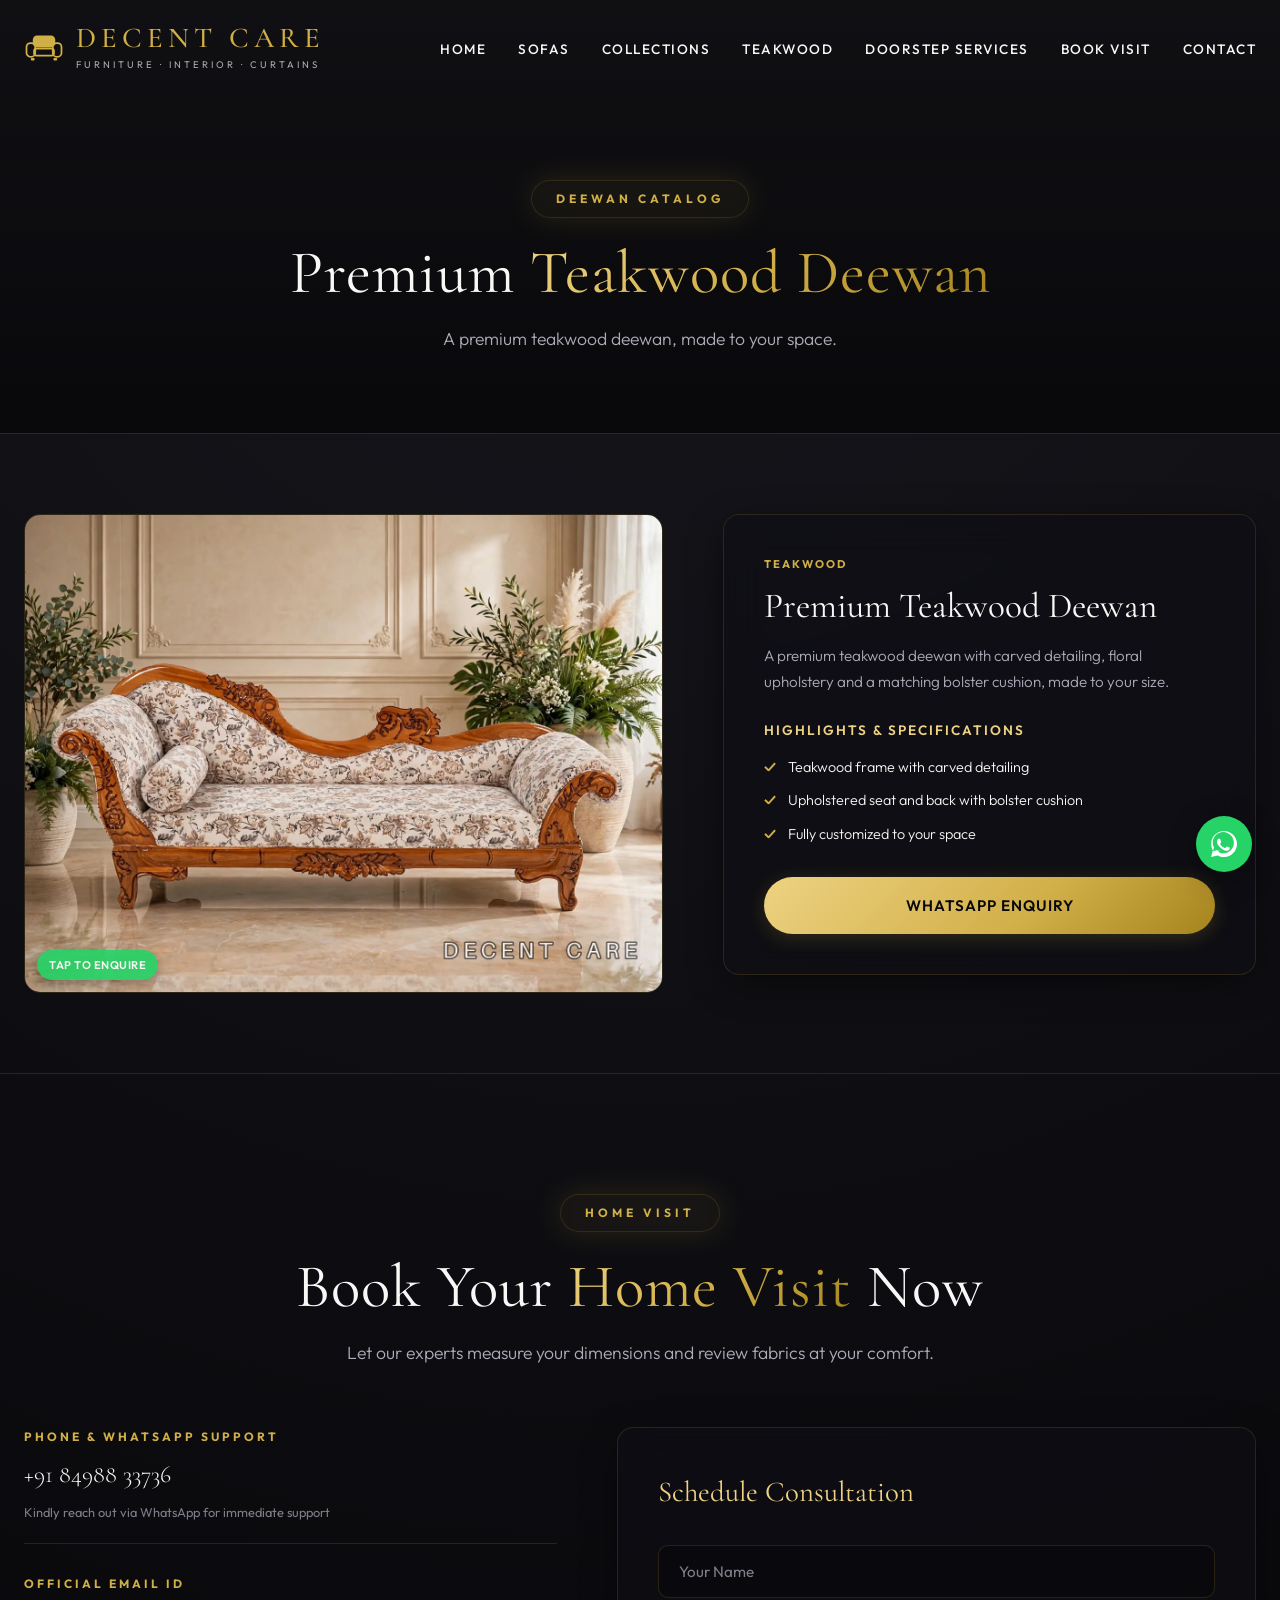
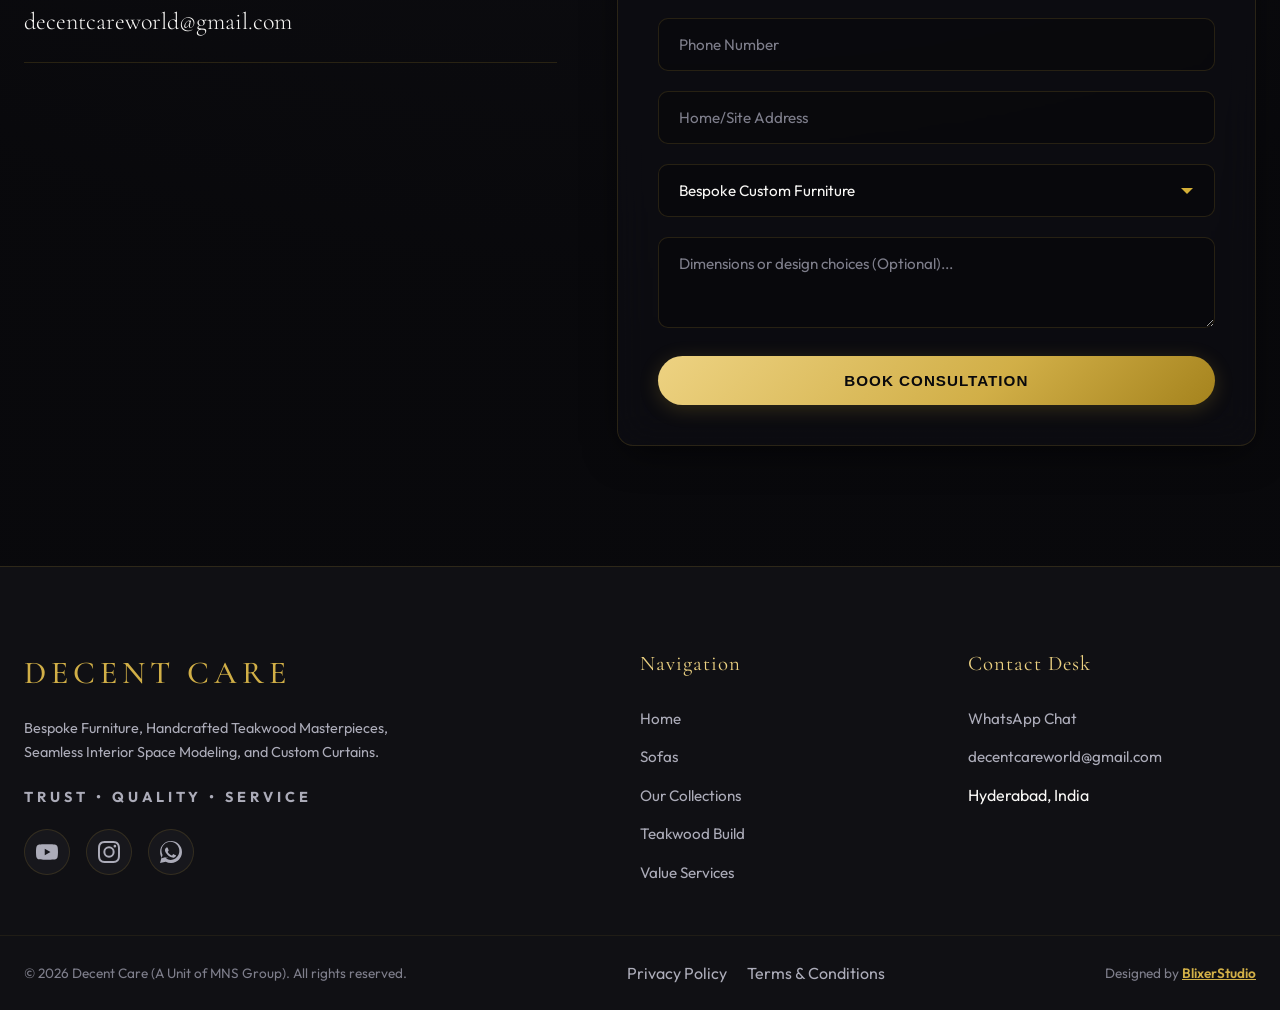
<file: deewan.html>
<!DOCTYPE html>
<html lang="en">
<head>
  <meta charset="UTF-8">
  <meta name="viewport" content="width=device-width, initial-scale=1.0, maximum-scale=5.0">
  
  <!-- Critical SEO Optimization Tags for Deewan -->
  <title>Premium Teakwood Deewan Hyderabad | Decent Care</title>
  <meta name="description" content="Premium teakwood deewan in Hyderabad from Decent Care (A unit of MNS Group). Carved teakwood frame with upholstered seat, fully customized. Book a home visit today!">
  <meta name="keywords" content="teakwood deewan hyderabad, premium deewan, wooden diwan, carved deewan, decent care deewan">
  <meta name="author" content="Decent Care Furniture">
  <meta name="robots" content="index, follow">
  
  <!-- Open Graph -->
  <meta property="og:title" content="Premium Teakwood Deewan | Decent Care">
  <meta property="og:description" content="Premium teakwood deewan, customized to your space. Hyderabad. Trust | Quality | Service.">
  <meta property="og:type" content="website">
  <meta property="og:url" content="https://www.decentcare.in/deewan.html">
  <meta property="og:image" content="https://www.decentcare.in/images/deewan/premium-teakwood-deewan-01.webp">
  
  <!-- Theme Branding & Favicon -->
  <meta name="theme-color" content="#060608">
  <link rel="icon" type="image/svg+xml" href="images/logo/favicon.svg">
  <link rel="icon" type="image/png" sizes="32x32" href="images/logo/favicon-32.png">
  <link rel="apple-touch-icon" href="images/logo/apple-touch-icon.png">
  <link rel="canonical" href="https://www.decentcare.in/deewan.html">

  <!-- Style Link -->
  <link rel="stylesheet" href="css/style.css">
  
  <style>
    .category-hero {
      position: relative;
      padding: 180px 0 80px;
      text-align: center;
      background: linear-gradient(180deg, var(--bg-dark-midnight) 0%, var(--bg-dark-obsidian) 100%);
      border-bottom: 1px solid var(--border-light);
    }
    .product-list {
      padding: 80px 0;
    }
    .product-item {
      margin-bottom: 80px;
    }
    .product-item:last-child {
      margin-bottom: 0;
    }
    .product-grid {
      display: grid;
      grid-template-columns: 1fr;
      gap: 40px;
      align-items: start;
    }
    @media (min-width: 992px) {
      .product-grid {
        grid-template-columns: 1.2fr 1fr;
        gap: 60px;
      }
    }
    .product-gallery {
      display: grid;
      grid-template-columns: 1fr;
      gap: 16px;
    }
    .main-product-img {
      aspect-ratio: 4/3;
      border-radius: var(--radius-lg);
      overflow: hidden;
      border: 1px solid var(--border-light);
      position: relative;
    }
    .main-product-img img {
      width: 100%;
      height: 100%;
      object-fit: cover;
      transition: var(--transition-smooth);
    }
    .main-product-img:hover img {
      transform: scale(1.05);
    }
    .thumbs-product-grid {
      display: grid;
      grid-template-columns: repeat(2, 1fr);
      gap: 16px;
    }
    .thumb-product-img {
      aspect-ratio: 4/3;
      border-radius: var(--radius-md);
      overflow: hidden;
      border: 1px solid var(--border-light);
      position: relative;
    }
    .thumb-product-img img {
      width: 100%;
      height: 100%;
      object-fit: cover;
      transition: var(--transition-smooth);
    }
    .thumb-product-img:hover img {
      transform: scale(1.05);
    }
    .whatsapp-badge {
      position: absolute;
      bottom: 12px;
      left: 12px;
      background: #25D366;
      color: #fff;
      font-size: 0.7rem;
      padding: 6px 12px;
      border-radius: 100px;
      font-weight: 600;
      letter-spacing: 0.5px;
      text-transform: uppercase;
      box-shadow: 0 4px 10px rgba(0,0,0,0.3);
      display: flex;
      align-items: center;
      gap: 6px;
      z-index: 2;
      opacity: 0.9;
      transition: var(--transition-smooth);
    }
    .main-product-img:hover .whatsapp-badge,
    .thumb-product-img:hover .whatsapp-badge {
      opacity: 1;
      transform: scale(1.05);
    }
  </style>
</head>
<body>

  <!-- Sticky Translucent Navigation Header -->
  <header class="header" id="header">
    <div class="container header-inner">
      <a href="index.html" class="logo" aria-label="Decent Care Home">
        <img class="logo-mark" src="images/logo/decent-care-mark.svg" alt="" width="40" height="40">
        <span class="logo-text">
          <span class="logo-title">DECENT CARE</span>
        <span class="logo-sub">FURNITURE · INTERIOR · CURTAINS</span>
        </span>
      </a>
      
      <button class="hamburger" id="hamburger" aria-label="Toggle Navigation Menu" aria-expanded="false" aria-controls="nav">
        <span></span><span></span><span></span>
      </button>
      
      <nav class="nav" id="nav" role="navigation">
        <ul class="nav-list">
          <li><a href="index.html" class="nav-link">Home</a></li>
          <li><a href="sofas.html" class="nav-link">Sofas</a></li>
          <li><a href="index.html#collections" class="nav-link active">Collections</a></li>
          <li><a href="index.html#craftsmanship" class="nav-link">Teakwood</a></li>
          <li><a href="index.html#services" class="nav-link">Doorstep Services</a></li>
          <li><a href="index.html#booking" class="nav-link">Book Visit</a></li>
          <li><a href="index.html#contact" class="nav-link">Contact</a></li>
        </ul>
      </nav>
    </div>
  </header>

  <main>
    
    <!-- Category Hero Header -->
    <section class="category-hero">
      <div class="container">
        <span class="section-badge">Deewan Catalog</span>
        <h1 class="section-title">Premium <span class="gold">Teakwood Deewan</span></h1>
        <p class="section-desc">A premium teakwood deewan, made to your space.</p>
      </div>
    </section>

    <!-- Products Showcase List -->
    <section class="product-list">
      <div class="container">
        
        <!-- Product: Premium Teakwood Deewan -->
        <article class="product-item">
          <div class="product-grid">

            <div class="product-gallery">
              <a href="https://wa.me/918498833736?text=Hi%20Decent%20Care%21%20I%27m%20very%20interested%20in%20this%20product%20from%20your%20website%3A%20https%3A%2F%2Fdecentcare.in%2Fimages%2Fdeewan%2Fpremium-teakwood-deewan-01.webp" target="_blank" rel="noopener" class="main-product-img">
                <img src="images/deewan/premium-teakwood-deewan-01.webp" alt="Premium teakwood deewan with carved frame and floral upholstery" loading="lazy" width="1200" height="900">
                <span class="whatsapp-badge">Tap to Enquire</span>
              </a>
            </div>

            <div class="product-info glass-panel" style="padding: 40px;">
              <span class="modal-badge">Teakwood</span>
              <h2 class="modal-title">Premium Teakwood Deewan</h2>
              <p class="modal-desc">A premium teakwood deewan with carved detailing, floral upholstery and a matching bolster cushion, made to your size.</p>

              <div class="modal-features-list">
                <h4>Highlights & Specifications</h4>
                <ul>
                  <li>Teakwood frame with carved detailing</li>
                  <li>Upholstered seat and back with bolster cushion</li>
                  <li>Fully customized to your space</li>
                </ul>
              </div>

              <div style="margin-top: 30px;">
                <a href="https://wa.me/918498833736?text=Hi%20Decent%20Care%21%20I%27m%20very%20interested%20in%20the%20Premium%20Teakwood%20Deewan.%20Please%20send%20me%20designs%20and%20prices." target="_blank" rel="noopener" class="btn btn-primary" style="width: 100%;">
                  WhatsApp Enquiry
                </a>
              </div>
            </div>

          </div>
        </article>


      </div>
    </section>

    <!-- Booking consultation form -->
    <section class="section" id="booking" style="border-top: 1px solid var(--border-light);">
      <div class="container">
        <div class="section-header">
          <span class="section-badge">Home Visit</span>
          <h2 class="section-title">Book Your <span class="gold">Home Visit</span> Now</h2>
          <p class="section-desc">Let our experts measure your dimensions and review fabrics at your comfort.</p>
        </div>
        
        <div class="contact-content">
          <div class="contact-info">
            <div class="contact-item">
              <span class="contact-label">Phone & WhatsApp Support</span>
              <a href="https://wa.me/918498833736" target="_blank" rel="noopener">
                <span class="contact-value">+91 84988 33736</span>
              </a>
              <small>Kindly reach out via WhatsApp for immediate support</small>
            </div>
            
            <div class="contact-item">
              <span class="contact-label">Official Email ID</span>
              <a href="mailto:decentcareworld@gmail.com">
                <span class="contact-value">decentcareworld@gmail.com</span>
              </a>
            </div>
          </div>
          
          <form class="contact-form glass-panel" id="homeVisitForm">
            <h3 class="form-title">Schedule Consultation</h3>
            
            <div class="form-group">
              <input type="text" id="visitName" placeholder="Your Name" required aria-label="Your Name">
            </div>
            
            <div class="form-group">
              <input type="tel" id="visitPhone" placeholder="Phone Number" required aria-label="Phone Number">
            </div>
            
            <div class="form-group">
              <input type="text" id="visitAddress" placeholder="Home/Site Address" required aria-label="Site Address">
            </div>
            
            <div class="form-group">
              <select id="visitCategory" required aria-label="Select Interest Category">
                <option value="Custom Order" selected>Bespoke Custom Furniture</option>
                <option value="Sofa Sets">Premium Sofa Set</option>
                <option value="Recliner Sofas">Swivel Recliner Sofa</option>
                <option value="Luxury Beds">Luxury Bed & Headboard</option>
                <option value="Dining Tables">Marble Dining Table</option>
                <option value="Footwear Cabinets">Footwear Cabinet with Extra Cupboards</option>
                <option value="Gas Cylinder Cabinets">Gas Cylinder Cabinet</option>
                <option value="Interior Works">Complete Interior Works</option>
                <option value="Curtains">Premium Curtain Fabrics</option>
              </select>
            </div>
            
            <div class="form-group">
              <textarea id="visitNotes" placeholder="Dimensions or design choices (Optional)..." rows="3" aria-label="Special Requests"></textarea>
            </div>
            
            <button type="submit" class="btn btn-primary">Book Consultation</button>
          </form>
        </div>
      </div>
    </section>

  </main>

  <!-- Footer -->
  <footer class="footer">
    <div class="container footer-inner">
      <div class="footer-brand">
        <div class="footer-logo">DECENT CARE</div>
        <p>Bespoke Furniture, Handcrafted Teakwood Masterpieces, Seamless Interior Space Modeling, and Custom Curtains.</p>
        <p class="footer-motto-line">Trust • Quality • Service</p>
        <div class="footer-socials contact-socials">
          <a href="https://youtube.com/@decentcarefurniture" class="social-circle" target="_blank" rel="noopener" aria-label="Decent Care on YouTube"><svg viewBox="0 0 24 24" aria-hidden="true"><path d="M23.498 6.163a3.003 3.003 0 00-2.11-2.11C19.518 3.545 12 3.545 12 3.545s-7.518 0-9.388.508a3.003 3.003 0 00-2.11 2.11C0 8.033 0 12 0 12s0 3.967.502 5.837a3.003 3.003 0 002.11 2.11c1.87.508 9.388.508 9.388.508s7.518 0 9.388-.508a3.003 3.003 0 002.11-2.11C24 15.967 24 12 24 12s0-3.967-.502-5.837zM9.545 15.568V8.432L15.818 12l-6.273 3.568z"/></svg></a>
          <a href="https://instagram.com/decentcarefurniture" class="social-circle" target="_blank" rel="noopener" aria-label="Decent Care on Instagram"><svg viewBox="0 0 24 24" aria-hidden="true"><path d="M12 2.163c3.204 0 3.584.012 4.85.07 3.252.148 4.771 1.691 4.919 4.919.058 1.265.069 1.645.069 4.849 0 3.205-.012 3.584-.069 4.849-.149 3.225-1.664 4.771-4.919 4.919-1.266.058-1.644.07-4.85.07-3.204 0-3.584-.012-4.849-.07-3.26-.149-4.771-1.699-4.919-4.92-.058-1.265-.07-1.644-.07-4.849 0-3.204.013-3.583.07-4.849.149-3.227 1.664-4.771 4.919-4.919 1.266-.057 1.645-.069 4.849-.069zM12 0C8.741 0 8.333.014 7.053.072 2.695.272.273 2.69.073 7.051.014 8.333 0 8.741 0 12c0 3.259.014 3.668.072 4.948.2 4.358 2.618 6.78 6.98 6.98 1.281.058 1.689.072 4.948.072 3.259 0 3.668-.014 4.948-.072 4.354-.2 6.782-2.618 6.979-6.98.059-1.28.073-1.689.073-4.948 0-3.259-.014-3.667-.072-4.947-.196-4.354-2.617-6.78-6.979-6.98C15.668.014 15.259 0 12 0zm0 5.838a6.162 6.162 0 100 12.324 6.162 6.162 0 000-12.324zM12 16a4 4 0 110-8 4 4 0 010 8zm6.406-11.845a1.44 1.44 0 100 2.881 1.44 1.44 0 000-2.881z"/></svg></a>
          <a href="https://wa.me/918498833736" class="social-circle" target="_blank" rel="noopener" aria-label="Chat with Decent Care on WhatsApp"><svg viewBox="0 0 24 24" aria-hidden="true"><path d="M.057 24l1.687-6.163c-1.041-1.804-1.588-3.849-1.587-5.946C.06 5.348 5.397.01 12.008.01c3.202.001 6.212 1.246 8.477 3.513 2.266 2.268 3.507 5.28 3.505 8.484-.004 6.657-5.34 11.997-11.953 11.997-2.005-.001-3.973-.5-5.739-1.453L0 24zm6.59-4.846c1.6.95 3.188 1.449 4.625 1.451 5.403.002 9.803-4.394 9.806-9.8.001-2.605-1.012-5.054-2.852-6.895C16.388 2.07 13.937.89 11.39.89c-5.411 0-9.815 4.398-9.817 9.8-.001 1.568.419 3.09 1.217 4.474l-.993 3.624 3.702-.971c1.373.748 2.8.117 3.555-.263zm10.233-3.806c-.294-.147-1.738-.858-2.006-.955-.269-.098-.465-.147-.659.147-.195.295-.756.955-.927 1.151-.17.196-.341.219-.635.072-1.959-.979-3.07-1.879-4.043-3.554-.255-.44-.092-.676.055-.823.132-.132.294-.342.44-.512.146-.169.195-.291.293-.487.097-.195.048-.366-.024-.513-.073-.146-.659-1.586-.903-2.172-.238-.574-.479-.496-.659-.505-.17-.008-.366-.01-.561-.01-.195 0-.513.073-.78.366-.269.293-1.025 1.001-1.025 2.441 0 1.439 1.048 2.83 1.195 3.025.147.195 2.062 3.149 4.996 4.413.698.301 1.243.481 1.667.615.7.223 1.34.191 1.844.116.563-.083 1.739-.711 1.983-1.396.244-.684.244-1.27.171-1.396-.073-.122-.269-.195-.562-.342z"/></svg></a>
        </div>
      </div>
      
      <div class="footer-links-col">
        <h4>Navigation</h4>
        <ul>
          <li><a href="index.html">Home</a></li>
          <li><a href="sofas.html">Sofas</a></li>
          <li><a href="index.html#collections">Our Collections</a></li>
          <li><a href="index.html#craftsmanship">Teakwood Build</a></li>
          <li><a href="index.html#services">Value Services</a></li>
        </ul>
      </div>
      
      <div class="footer-links-col">
        <h4>Contact Desk</h4>
        <ul>
          <li><a href="https://wa.me/918498833736" target="_blank" rel="noopener">WhatsApp Chat</a></li>
          <li><a href="mailto:decentcareworld@gmail.com">decentcareworld@gmail.com</a></li>
          <li>Hyderabad, India</li>
        </ul>
      </div>
    </div>
    
    <div class="footer-bottom">
      <div class="container" style="display: flex; justify-content: space-between; align-items: center; flex-wrap: wrap; gap: 16px;">
        <p>&copy; 2026 Decent Care (A Unit of MNS Group). All rights reserved.</p>
        <div class="footer-legal-links" style="display: flex; gap: 20px;">
          <a href="privacy-policy.html" style="color: var(--text-secondary); transition: var(--transition-smooth);" onmouseover="this.style.color='var(--gold-primary)'" onmouseout="this.style.color='var(--text-secondary)'">Privacy Policy</a>
          <a href="terms.html" style="color: var(--text-secondary); transition: var(--transition-smooth);" onmouseover="this.style.color='var(--gold-primary)'" onmouseout="this.style.color='var(--text-secondary)'">Terms & Conditions</a>
        </div>
        <p>Designed by <a href="https://wa.me/916302092709?text=Hi%20BlixerStudio%21%20%F0%9F%91%8B%20I%20came%20from%20this%20website%20page%3A%20https%3A%2F%2Fwww.decentcare.in%2Fdeewan.html%20and%20I%20loved%20the%20design.%20Can%20we%20catch%20up%20about%20a%20website%20for%20my%20business%3F" target="_blank" rel="noopener" style="color: var(--gold-primary); font-weight: 600; text-decoration: underline; transition: var(--transition-smooth);" onmouseover="this.style.color='var(--gold-light)'" onmouseout="this.style.color='var(--gold-primary)'">BlixerStudio</a></p>
      </div>
    </div>
  </footer>

  <!-- Floating Actions -->
  <div class="floating-actions-container">
    <button class="float-btn scroll-top-float" id="scrollTopBtn" aria-label="Scroll back to top">↑</button>
    <a class="float-btn whatsapp-float" href="https://wa.me/918498833736?text=Hi%20Decent%20Care!%20I%27m%20very%20interested%20in%20your%20luxury%20furniture." target="_blank" rel="noopener" aria-label="Open chat on WhatsApp"><svg style="width: 26px; height: 26px; fill: currentColor;" viewBox="0 0 24 24" aria-hidden="true"><path d="M.057 24l1.687-6.163c-1.041-1.804-1.588-3.849-1.587-5.946C.06 5.348 5.397.01 12.008.01c3.202.001 6.212 1.246 8.477 3.513 2.266 2.268 3.507 5.28 3.505 8.484-.004 6.657-5.34 11.997-11.953 11.997-2.005-.001-3.973-.5-5.739-1.453L0 24zm6.59-4.846c1.6.95 3.188 1.449 4.625 1.451 5.403.002 9.803-4.394 9.806-9.8.001-2.605-1.012-5.054-2.852-6.895C16.388 2.07 13.937.89 11.39.89c-5.411 0-9.815 4.398-9.817 9.8-.001 1.568.419 3.09 1.217 4.474l-.993 3.624 3.702-.971c1.373.748 2.8.117 3.555-.263zm10.233-3.806c-.294-.147-1.738-.858-2.006-.955-.269-.098-.465-.147-.659.147-.195.295-.756.955-.927 1.151-.17.196-.341.219-.635.072-1.959-.979-3.07-1.879-4.043-3.554-.255-.44-.092-.676.055-.823.132-.132.294-.342.44-.512.146-.169.195-.291.293-.487.097-.195.048-.366-.024-.513-.073-.146-.659-1.586-.903-2.172-.238-.574-.479-.496-.659-.505-.17-.008-.366-.01-.561-.01-.195 0-.513.073-.78.366-.269.293-1.025 1.001-1.025 2.441 0 1.439 1.048 2.83 1.195 3.025.147.195 2.062 3.149 4.996 4.413.698.301 1.243.481 1.667.615.7.223 1.34.191 1.844.116.563-.083 1.739-.711 1.983-1.396.244-.684.244-1.27.171-1.396-.073-.122-.269-.195-.562-.342z"/></svg></a>
  </div>

  <script src="js/data.js"></script>
  <script src="js/script.js"></script>
</body>
</html>
</file>
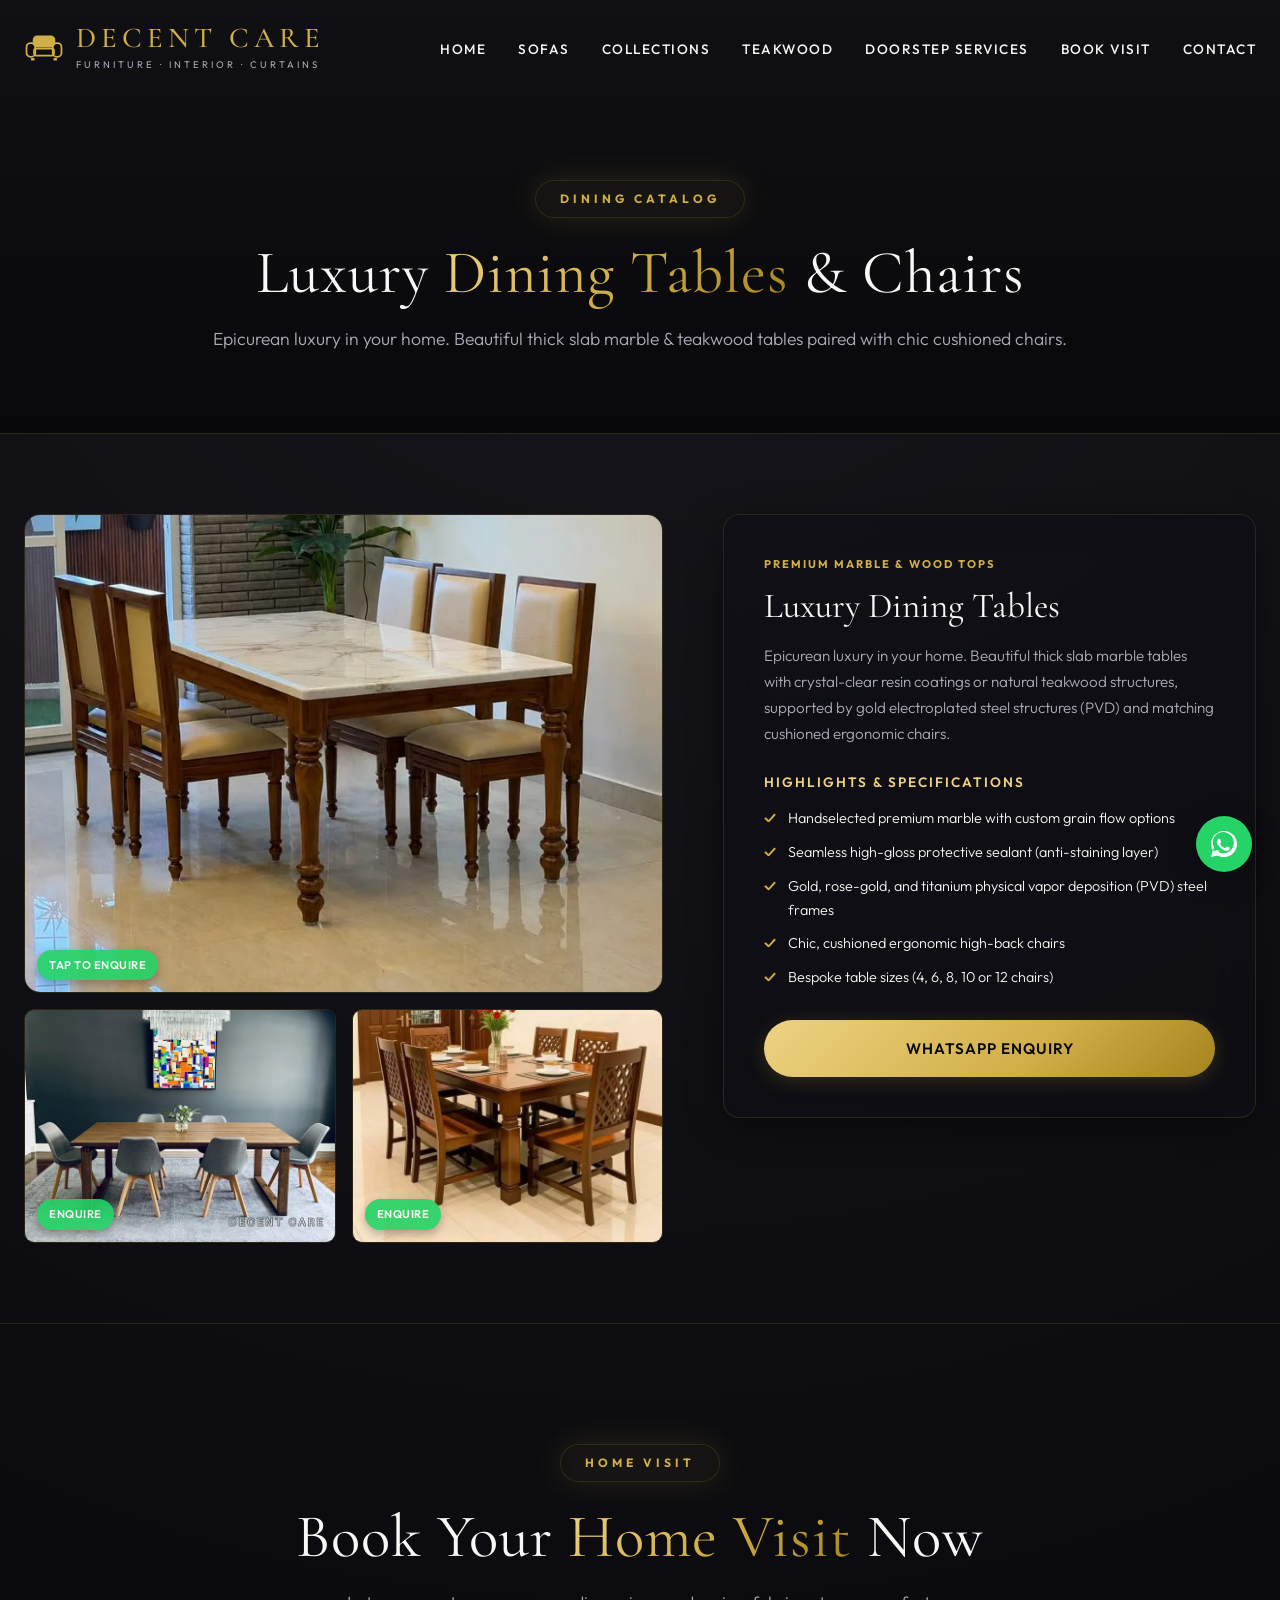
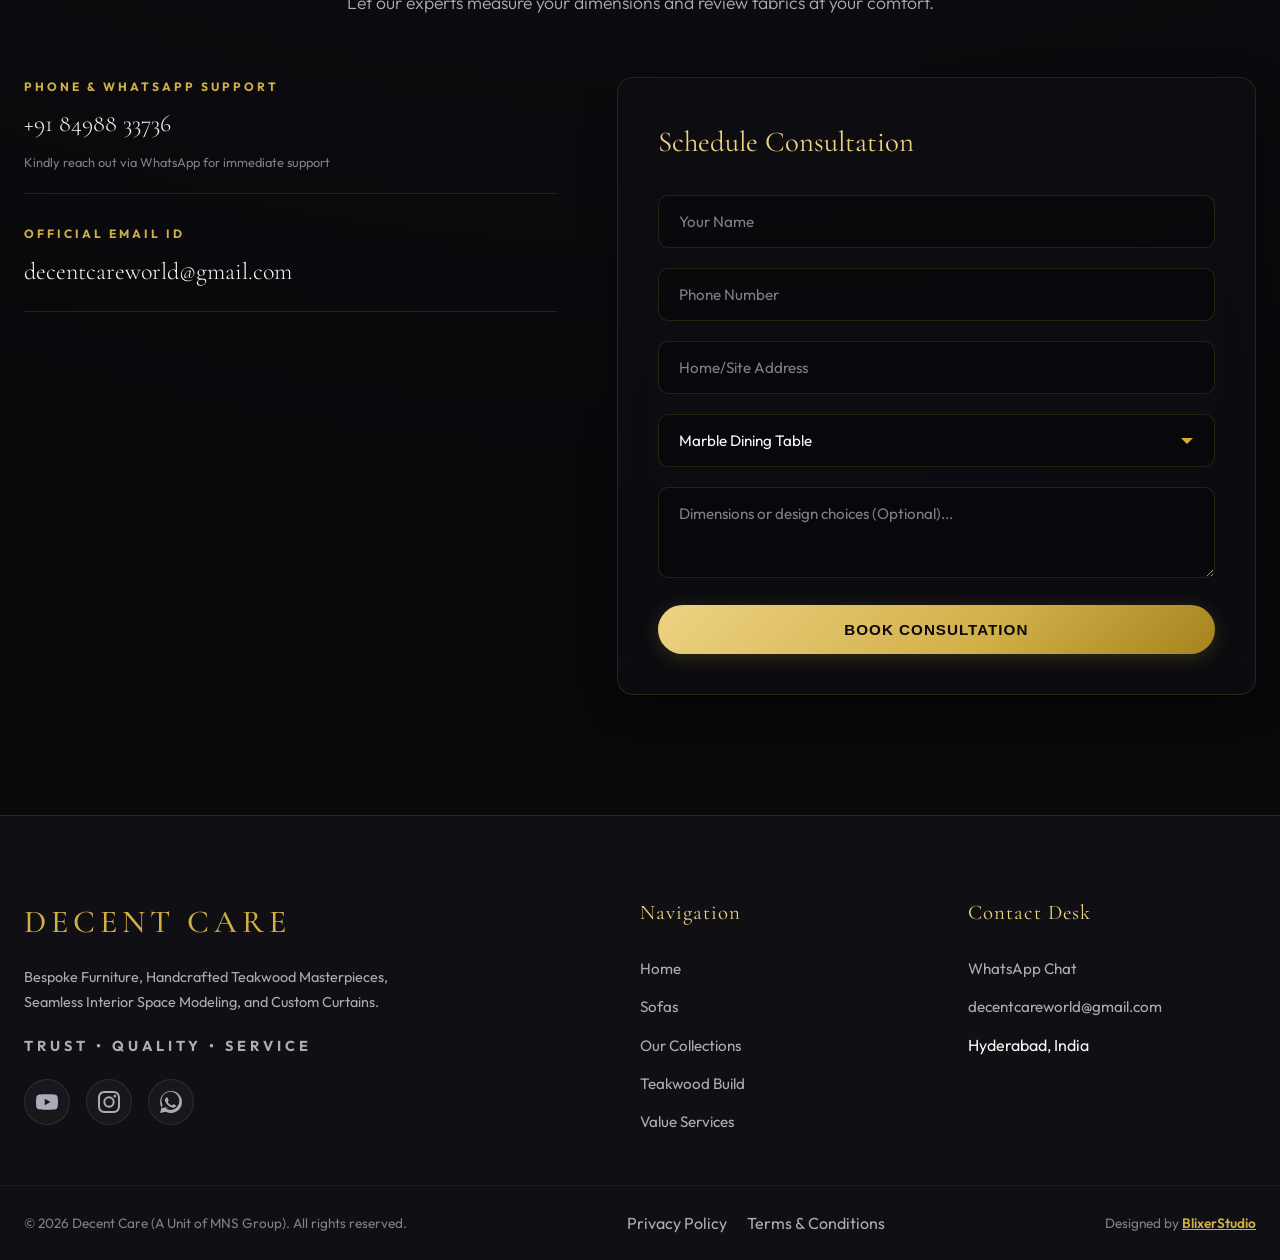
<file: dining.html>
<!DOCTYPE html>
<html lang="en">
<head>
  <meta charset="UTF-8">
  <meta name="viewport" content="width=device-width, initial-scale=1.0, maximum-scale=5.0">
  
  <!-- Critical SEO Optimization Tags for Dining Tables -->
  <title>Premium Marble Tops & Teakwood Dining Tables Hyderabad | Decent Care</title>
  <meta name="description" content="Discover bespoke marble top and teakwood dining tables in Hyderabad from Decent Care (A unit of MNS Group). PVD steel structures, premium leatherette high-back chairs, and custom seating for 4 to 12. Book a home visit today!">
  <meta name="keywords" content="luxury dining tables hyderabad, marble top dining table, teakwood dining sets, pvd steel dining table, 6 seater dining table, decent care dining">
  <meta name="author" content="Decent Care Furniture">
  <meta name="robots" content="index, follow">
  
  <!-- Open Graph -->
  <meta property="og:title" content="Bespoke Marble Top & Teakwood Dining Tables | Decent Care">
  <meta property="og:description" content="Elegant custom marble top and solid teakwood dining sets with ergonomic luxury chairs. Hyderabad. Trust | Quality | Service.">
  <meta property="og:type" content="website">
  <meta property="og:url" content="https://www.decentcare.in/dining.html">
  <meta property="og:image" content="https://www.decentcare.in/images/dining/premium-marble-dining-table-01.webp">
  
  <!-- Theme Branding & Favicon -->
  <meta name="theme-color" content="#060608">
  <link rel="icon" type="image/svg+xml" href="images/logo/favicon.svg">
  <link rel="icon" type="image/png" sizes="32x32" href="images/logo/favicon-32.png">
  <link rel="apple-touch-icon" href="images/logo/apple-touch-icon.png">
  <link rel="canonical" href="https://www.decentcare.in/dining.html">

  <!-- Style Link -->
  <link rel="stylesheet" href="css/style.css">
  
  <style>
    .category-hero {
      position: relative;
      padding: 180px 0 80px;
      text-align: center;
      background: linear-gradient(180deg, var(--bg-dark-midnight) 0%, var(--bg-dark-obsidian) 100%);
      border-bottom: 1px solid var(--border-light);
    }
    .product-list {
      padding: 80px 0;
    }
    .product-item {
      margin-bottom: 80px;
    }
    .product-item:last-child {
      margin-bottom: 0;
    }
    .product-grid {
      display: grid;
      grid-template-columns: 1fr;
      gap: 40px;
      align-items: start;
    }
    @media (min-width: 992px) {
      .product-grid {
        grid-template-columns: 1.2fr 1fr;
        gap: 60px;
      }
    }
    .product-gallery {
      display: grid;
      grid-template-columns: 1fr;
      gap: 16px;
    }
    .main-product-img {
      aspect-ratio: 4/3;
      border-radius: var(--radius-lg);
      overflow: hidden;
      border: 1px solid var(--border-light);
      position: relative;
    }
    .main-product-img img {
      width: 100%;
      height: 100%;
      object-fit: cover;
      transition: var(--transition-smooth);
    }
    .main-product-img:hover img {
      transform: scale(1.05);
    }
    .thumbs-product-grid {
      display: grid;
      grid-template-columns: repeat(2, 1fr);
      gap: 16px;
    }
    .thumb-product-img {
      aspect-ratio: 4/3;
      border-radius: var(--radius-md);
      overflow: hidden;
      border: 1px solid var(--border-light);
      position: relative;
    }
    .thumb-product-img img {
      width: 100%;
      height: 100%;
      object-fit: cover;
      transition: var(--transition-smooth);
    }
    .thumb-product-img:hover img {
      transform: scale(1.05);
    }
    .whatsapp-badge {
      position: absolute;
      bottom: 12px;
      left: 12px;
      background: #25D366;
      color: #fff;
      font-size: 0.7rem;
      padding: 6px 12px;
      border-radius: 100px;
      font-weight: 600;
      letter-spacing: 0.5px;
      text-transform: uppercase;
      box-shadow: 0 4px 10px rgba(0,0,0,0.3);
      display: flex;
      align-items: center;
      gap: 6px;
      z-index: 2;
      opacity: 0.9;
      transition: var(--transition-smooth);
    }
    .main-product-img:hover .whatsapp-badge,
    .thumb-product-img:hover .whatsapp-badge {
      opacity: 1;
      transform: scale(1.05);
    }
  </style>
</head>
<body>

  <!-- Sticky Translucent Navigation Header -->
  <header class="header" id="header">
    <div class="container header-inner">
      <a href="index.html" class="logo" aria-label="Decent Care Home">
        <img class="logo-mark" src="images/logo/decent-care-mark.svg" alt="" width="40" height="40">
        <span class="logo-text">
          <span class="logo-title">DECENT CARE</span>
        <span class="logo-sub">FURNITURE · INTERIOR · CURTAINS</span>
        </span>
      </a>
      
      <button class="hamburger" id="hamburger" aria-label="Toggle Navigation Menu" aria-expanded="false" aria-controls="nav">
        <span></span><span></span><span></span>
      </button>
      
      <nav class="nav" id="nav" role="navigation">
        <ul class="nav-list">
          <li><a href="index.html" class="nav-link">Home</a></li>
          <li><a href="sofas.html" class="nav-link">Sofas</a></li>
          <li><a href="index.html#collections" class="nav-link active">Collections</a></li>
          <li><a href="index.html#craftsmanship" class="nav-link">Teakwood</a></li>
          <li><a href="index.html#services" class="nav-link">Doorstep Services</a></li>
          <li><a href="index.html#booking" class="nav-link">Book Visit</a></li>
          <li><a href="index.html#contact" class="nav-link">Contact</a></li>
        </ul>
      </nav>
    </div>
  </header>

  <main>
    
    <!-- Category Hero Header -->
    <section class="category-hero">
      <div class="container">
        <span class="section-badge">Dining Catalog</span>
        <h1 class="section-title">Luxury <span class="gold">Dining Tables</span> & Chairs</h1>
        <p class="section-desc">Epicurean luxury in your home. Beautiful thick slab marble & teakwood tables paired with chic cushioned chairs.</p>
      </div>
    </section>

    <!-- Products Showcase List -->
    <section class="product-list">
      <div class="container">
        
        <!-- Product 1: Dining Tables -->
        <article class="product-item">
          <div class="product-grid">
            
            <!-- Gallery Panel (3 Images with WhatsApp Trigger Links) -->
            <div class="product-gallery">
              <a href="https://wa.me/918498833736?text=Hi%20Decent%20Care!%20I%27m%20very%20interested%20in%20this%20product%20from%20your%20website:%20https://decentcare.in/images/dining/premium-marble-dining-table-01.webp" target="_blank" rel="noopener" class="main-product-img">
                <img src="images/dining/premium-marble-dining-table-01.webp" alt="Marble Top Luxury Dining Table" loading="lazy" decoding="async">
                <span class="whatsapp-badge">Tap to Enquire</span>
              </a>
              <div class="thumbs-product-grid">
                <a href="https://wa.me/918498833736?text=Hi%20Decent%20Care!%20I%27m%20very%20interested%20in%20this%20product%20from%20your%20website:%20https://decentcare.in/images/dining/premium-marble-dining-table-02.webp" target="_blank" rel="noopener" class="thumb-product-img">
                  <img src="images/dining/premium-marble-dining-table-02-sm.webp" alt="Luxury marble dining table setup" loading="lazy" decoding="async">
                  <span class="whatsapp-badge">Enquire</span>
                </a>
                <a href="https://wa.me/918498833736?text=Hi%20Decent%20Care!%20I%27m%20very%20interested%20in%20this%20product%20from%20your%20website:%20https://decentcare.in/images/dining/teakwood-dining-table-01.webp" target="_blank" rel="noopener" class="thumb-product-img">
                  <img src="images/dining/teakwood-dining-table-01-sm.webp" alt="Solid teakwood dining table set" loading="lazy" decoding="async">
                  <span class="whatsapp-badge">Enquire</span>
                </a>
              </div>
            </div>
            
            <!-- Details Panel -->
            <div class="product-info glass-panel" style="padding: 40px;">
              <span class="modal-badge">Premium Marble & Wood Tops</span>
              <h2 class="modal-title">Luxury Dining Tables</h2>
              <p class="modal-desc">Epicurean luxury in your home. Beautiful thick slab marble tables with crystal-clear resin coatings or natural teakwood structures, supported by gold electroplated steel structures (PVD) and matching cushioned ergonomic chairs.</p>
              
              <div class="modal-features-list">
                <h4>Highlights & Specifications</h4>
                <ul>
                  <li>Handselected premium marble with custom grain flow options</li>
                  <li>Seamless high-gloss protective sealant (anti-staining layer)</li>
                  <li>Gold, rose-gold, and titanium physical vapor deposition (PVD) steel frames</li>
                  <li>Chic, cushioned ergonomic high-back chairs</li>
                  <li>Bespoke table sizes (4, 6, 8, 10 or 12 chairs)</li>
                </ul>
              </div>
              
              <div style="margin-top: 30px;">
                <a href="https://wa.me/918498833736?text=Hi%20Decent%20Care!%20I%27m%20very%20interested%20in%20your%20Luxury%20Dining%20Tables%20collection.%20Please%20send%20me%20design%20catalogs%20and%20sizes." target="_blank" rel="noopener" class="btn btn-primary" style="width: 100%;">
                  WhatsApp Enquiry
                </a>
              </div>
            </div>
            
          </div>
        </article>

      </div>
    </section>

    <!-- Booking consultation form -->
    <section class="section" id="booking" style="border-top: 1px solid var(--border-light);">
      <div class="container">
        <div class="section-header">
          <span class="section-badge">Home Visit</span>
          <h2 class="section-title">Book Your <span class="gold">Home Visit</span> Now</h2>
          <p class="section-desc">Let our experts measure your dimensions and review fabrics at your comfort.</p>
        </div>
        
        <div class="contact-content">
          <div class="contact-info">
            <div class="contact-item">
              <span class="contact-label">Phone & WhatsApp Support</span>
              <a href="https://wa.me/918498833736" target="_blank" rel="noopener">
                <span class="contact-value">+91 84988 33736</span>
              </a>
              <small>Kindly reach out via WhatsApp for immediate support</small>
            </div>
            
            <div class="contact-item">
              <span class="contact-label">Official Email ID</span>
              <a href="mailto:decentcareworld@gmail.com">
                <span class="contact-value">decentcareworld@gmail.com</span>
              </a>
            </div>
          </div>
          
          <form class="contact-form glass-panel" id="homeVisitForm">
            <h3 class="form-title">Schedule Consultation</h3>
            
            <div class="form-group">
              <input type="text" id="visitName" placeholder="Your Name" required aria-label="Your Name">
            </div>
            
            <div class="form-group">
              <input type="tel" id="visitPhone" placeholder="Phone Number" required aria-label="Phone Number">
            </div>
            
            <div class="form-group">
              <input type="text" id="visitAddress" placeholder="Home/Site Address" required aria-label="Site Address">
            </div>
            
            <div class="form-group">
              <select id="visitCategory" required aria-label="Select Interest Category">
                <option value="Dining Tables" selected>Marble Dining Table</option>
                <option value="Sofa Sets">Premium Sofa Set</option>
                <option value="Recliner Sofas">Swivel Recliner Sofa</option>
                <option value="Luxury Beds">Luxury Bed & Headboard</option>
                <option value="Interior Works">Complete Interior Works</option>
                <option value="Curtains">Premium Curtain Fabrics</option>
                <option value="Custom Order">Bespoke Custom Furniture</option>
              </select>
            </div>
            
            <div class="form-group">
              <textarea id="visitNotes" placeholder="Dimensions or design choices (Optional)..." rows="3" aria-label="Special Requests"></textarea>
            </div>
            
            <button type="submit" class="btn btn-primary">Book Consultation</button>
          </form>
        </div>
      </div>
    </section>

  </main>

  <!-- Footer -->
  <footer class="footer">
    <div class="container footer-inner">
      <div class="footer-brand">
        <div class="footer-logo">DECENT CARE</div>
        <p>Bespoke Furniture, Handcrafted Teakwood Masterpieces, Seamless Interior Space Modeling, and Custom Curtains.</p>
        <p class="footer-motto-line">Trust • Quality • Service</p>
        <div class="footer-socials contact-socials">
          <a href="https://youtube.com/@decentcarefurniture" class="social-circle" target="_blank" rel="noopener" aria-label="Decent Care on YouTube"><svg viewBox="0 0 24 24" aria-hidden="true"><path d="M23.498 6.163a3.003 3.003 0 00-2.11-2.11C19.518 3.545 12 3.545 12 3.545s-7.518 0-9.388.508a3.003 3.003 0 00-2.11 2.11C0 8.033 0 12 0 12s0 3.967.502 5.837a3.003 3.003 0 002.11 2.11c1.87.508 9.388.508 9.388.508s7.518 0 9.388-.508a3.003 3.003 0 002.11-2.11C24 15.967 24 12 24 12s0-3.967-.502-5.837zM9.545 15.568V8.432L15.818 12l-6.273 3.568z"/></svg></a>
          <a href="https://instagram.com/decentcarefurniture" class="social-circle" target="_blank" rel="noopener" aria-label="Decent Care on Instagram"><svg viewBox="0 0 24 24" aria-hidden="true"><path d="M12 2.163c3.204 0 3.584.012 4.85.07 3.252.148 4.771 1.691 4.919 4.919.058 1.265.069 1.645.069 4.849 0 3.205-.012 3.584-.069 4.849-.149 3.225-1.664 4.771-4.919 4.919-1.266.058-1.644.07-4.85.07-3.204 0-3.584-.012-4.849-.07-3.26-.149-4.771-1.699-4.919-4.92-.058-1.265-.07-1.644-.07-4.849 0-3.204.013-3.583.07-4.849.149-3.227 1.664-4.771 4.919-4.919 1.266-.057 1.645-.069 4.849-.069zM12 0C8.741 0 8.333.014 7.053.072 2.695.272.273 2.69.073 7.051.014 8.333 0 8.741 0 12c0 3.259.014 3.668.072 4.948.2 4.358 2.618 6.78 6.98 6.98 1.281.058 1.689.072 4.948.072 3.259 0 3.668-.014 4.948-.072 4.354-.2 6.782-2.618 6.979-6.98.059-1.28.073-1.689.073-4.948 0-3.259-.014-3.667-.072-4.947-.196-4.354-2.617-6.78-6.979-6.98C15.668.014 15.259 0 12 0zm0 5.838a6.162 6.162 0 100 12.324 6.162 6.162 0 000-12.324zM12 16a4 4 0 110-8 4 4 0 010 8zm6.406-11.845a1.44 1.44 0 100 2.881 1.44 1.44 0 000-2.881z"/></svg></a>
          <a href="https://wa.me/918498833736" class="social-circle" target="_blank" rel="noopener" aria-label="Chat with Decent Care on WhatsApp"><svg viewBox="0 0 24 24" aria-hidden="true"><path d="M.057 24l1.687-6.163c-1.041-1.804-1.588-3.849-1.587-5.946C.06 5.348 5.397.01 12.008.01c3.202.001 6.212 1.246 8.477 3.513 2.266 2.268 3.507 5.28 3.505 8.484-.004 6.657-5.34 11.997-11.953 11.997-2.005-.001-3.973-.5-5.739-1.453L0 24zm6.59-4.846c1.6.95 3.188 1.449 4.625 1.451 5.403.002 9.803-4.394 9.806-9.8.001-2.605-1.012-5.054-2.852-6.895C16.388 2.07 13.937.89 11.39.89c-5.411 0-9.815 4.398-9.817 9.8-.001 1.568.419 3.09 1.217 4.474l-.993 3.624 3.702-.971c1.373.748 2.8.117 3.555-.263zm10.233-3.806c-.294-.147-1.738-.858-2.006-.955-.269-.098-.465-.147-.659.147-.195.295-.756.955-.927 1.151-.17.196-.341.219-.635.072-1.959-.979-3.07-1.879-4.043-3.554-.255-.44-.092-.676.055-.823.132-.132.294-.342.44-.512.146-.169.195-.291.293-.487.097-.195.048-.366-.024-.513-.073-.146-.659-1.586-.903-2.172-.238-.574-.479-.496-.659-.505-.17-.008-.366-.01-.561-.01-.195 0-.513.073-.78.366-.269.293-1.025 1.001-1.025 2.441 0 1.439 1.048 2.83 1.195 3.025.147.195 2.062 3.149 4.996 4.413.698.301 1.243.481 1.667.615.7.223 1.34.191 1.844.116.563-.083 1.739-.711 1.983-1.396.244-.684.244-1.27.171-1.396-.073-.122-.269-.195-.562-.342z"/></svg></a>
        </div>
      </div>
      
      <div class="footer-links-col">
        <h4>Navigation</h4>
        <ul>
          <li><a href="index.html">Home</a></li>
          <li><a href="sofas.html">Sofas</a></li>
          <li><a href="index.html#collections">Our Collections</a></li>
          <li><a href="index.html#craftsmanship">Teakwood Build</a></li>
          <li><a href="index.html#services">Value Services</a></li>
        </ul>
      </div>
      
      <div class="footer-links-col">
        <h4>Contact Desk</h4>
        <ul>
          <li><a href="https://wa.me/918498833736" target="_blank" rel="noopener">WhatsApp Chat</a></li>
          <li><a href="mailto:decentcareworld@gmail.com">decentcareworld@gmail.com</a></li>
          <li>Hyderabad, India</li>
        </ul>
      </div>
    </div>
    
    <div class="footer-bottom">
      <div class="container" style="display: flex; justify-content: space-between; align-items: center; flex-wrap: wrap; gap: 16px;">
        <p>&copy; 2026 Decent Care (A Unit of MNS Group). All rights reserved.</p>
        <div class="footer-legal-links" style="display: flex; gap: 20px;">
          <a href="privacy-policy.html" style="color: var(--text-secondary); transition: var(--transition-smooth);" onmouseover="this.style.color='var(--gold-primary)'" onmouseout="this.style.color='var(--text-secondary)'">Privacy Policy</a>
          <a href="terms.html" style="color: var(--text-secondary); transition: var(--transition-smooth);" onmouseover="this.style.color='var(--gold-primary)'" onmouseout="this.style.color='var(--text-secondary)'">Terms & Conditions</a>
        </div>
        <p>Designed by <a href="https://wa.me/916302092709?text=Hi%20BlixerStudio%21%20%F0%9F%91%8B%20I%20came%20from%20this%20website%20page%3A%20https%3A%2F%2Fwww.decentcare.in%2Fdining.html%20and%20I%20loved%20the%20design.%20Can%20we%20catch%20up%20about%20a%20website%20for%20my%20business%3F" target="_blank" rel="noopener" style="color: var(--gold-primary); font-weight: 600; text-decoration: underline; transition: var(--transition-smooth);" onmouseover="this.style.color='var(--gold-light)'" onmouseout="this.style.color='var(--gold-primary)'">BlixerStudio</a></p>
      </div>
    </div>
  </footer>

  <!-- Floating Actions -->
  <div class="floating-actions-container">
    <button class="float-btn scroll-top-float" id="scrollTopBtn" aria-label="Scroll back to top">↑</button>
    <a class="float-btn whatsapp-float" href="https://wa.me/918498833736?text=Hi%20Decent%20Care!%20I%27m%20very%20interested%20in%20your%20luxury%20furniture." target="_blank" rel="noopener" aria-label="Open chat on WhatsApp"><svg style="width: 26px; height: 26px; fill: currentColor;" viewBox="0 0 24 24" aria-hidden="true"><path d="M.057 24l1.687-6.163c-1.041-1.804-1.588-3.849-1.587-5.946C.06 5.348 5.397.01 12.008.01c3.202.001 6.212 1.246 8.477 3.513 2.266 2.268 3.507 5.28 3.505 8.484-.004 6.657-5.34 11.997-11.953 11.997-2.005-.001-3.973-.5-5.739-1.453L0 24zm6.59-4.846c1.6.95 3.188 1.449 4.625 1.451 5.403.002 9.803-4.394 9.806-9.8.001-2.605-1.012-5.054-2.852-6.895C16.388 2.07 13.937.89 11.39.89c-5.411 0-9.815 4.398-9.817 9.8-.001 1.568.419 3.09 1.217 4.474l-.993 3.624 3.702-.971c1.373.748 2.8.117 3.555-.263zm10.233-3.806c-.294-.147-1.738-.858-2.006-.955-.269-.098-.465-.147-.659.147-.195.295-.756.955-.927 1.151-.17.196-.341.219-.635.072-1.959-.979-3.07-1.879-4.043-3.554-.255-.44-.092-.676.055-.823.132-.132.294-.342.44-.512.146-.169.195-.291.293-.487.097-.195.048-.366-.024-.513-.073-.146-.659-1.586-.903-2.172-.238-.574-.479-.496-.659-.505-.17-.008-.366-.01-.561-.01-.195 0-.513.073-.78.366-.269.293-1.025 1.001-1.025 2.441 0 1.439 1.048 2.83 1.195 3.025.147.195 2.062 3.149 4.996 4.413.698.301 1.243.481 1.667.615.7.223 1.34.191 1.844.116.563-.083 1.739-.711 1.983-1.396.244-.684.244-1.27.171-1.396-.073-.122-.269-.195-.562-.342z"/></svg></a>
  </div>

  <script src="js/data.js"></script>
  <script src="js/script.js"></script>
</body>
</html>
</file>
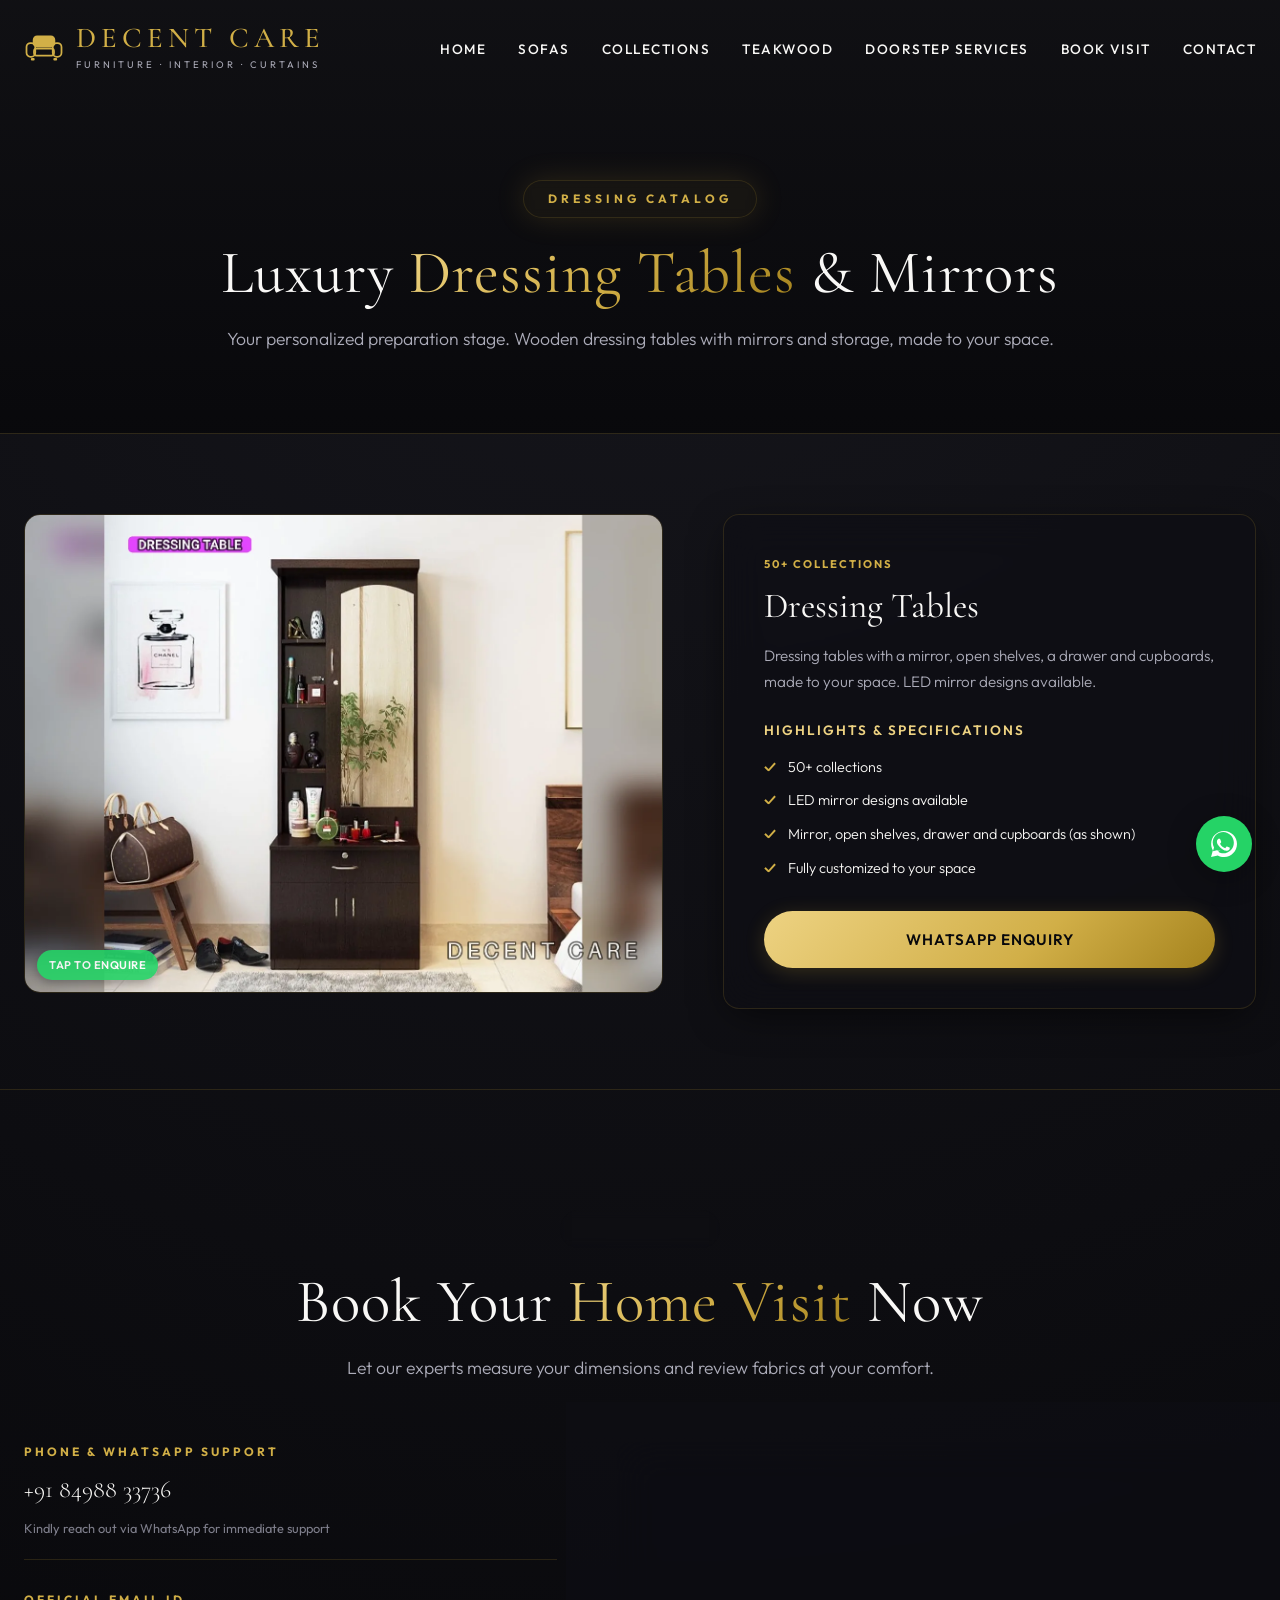
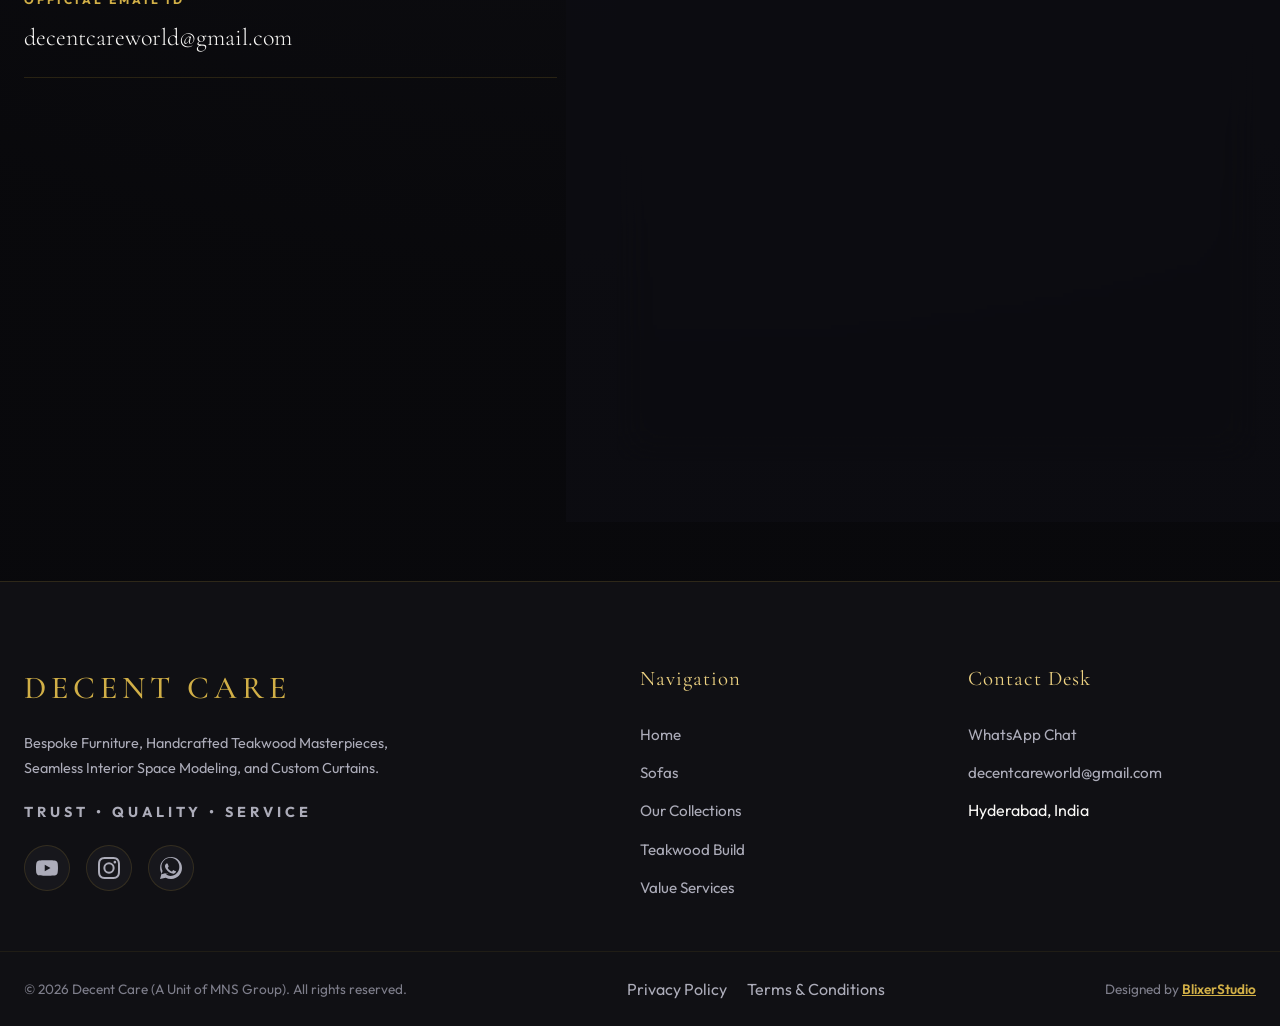
<file: dressing.html>
<!DOCTYPE html>
<html lang="en">
<head>
  <meta charset="UTF-8">
  <meta name="viewport" content="width=device-width, initial-scale=1.0, maximum-scale=5.0">
  
  <!-- Critical SEO Optimization Tags for Dressing Tables -->
  <title>Premium Dressing Tables & LED Vanity Mirrors Hyderabad | Decent Care</title>
  <meta name="description" content="Discover modern bespoke dressing tables with LED mirrors and custom jewelry drawer cabinets in Hyderabad from Decent Care (A unit of MNS Group). LED smart mirrors, velvet-lined drawers, and space-saving premium designs. Book a home visit today!">
  <meta name="keywords" content="premium dressing tables hyderabad, led vanity mirror, luxury vanity dressing table, jewelry drawers dresser, compact makeup table, decent care dressing">
  <meta name="author" content="Decent Care Furniture">
  <meta name="robots" content="index, follow">
  
  <!-- Open Graph -->
  <meta property="og:title" content="Bespoke Luxury Dressing Tables | Decent Care">
  <meta property="og:description" content="Handcrafted modern dressing vanity tables with touch-switch LED mirrors, custom organizers, and vanity stools. Hyderabad. Trust | Quality | Service.">
  <meta property="og:type" content="website">
  <meta property="og:url" content="https://www.decentcare.in/dressing.html">
  <meta property="og:image" content="https://www.decentcare.in/images/dressing/dressing-table-led-01.webp">
  
  <!-- Theme Branding & Favicon -->
  <meta name="theme-color" content="#060608">
  <link rel="icon" type="image/svg+xml" href="images/logo/favicon.svg">
  <link rel="icon" type="image/png" sizes="32x32" href="images/logo/favicon-32.png">
  <link rel="apple-touch-icon" href="images/logo/apple-touch-icon.png">
  <link rel="canonical" href="https://www.decentcare.in/dressing.html">

  <!-- Style Link -->
  <link rel="stylesheet" href="css/style.css">
  
  <style>
    .category-hero {
      position: relative;
      padding: 180px 0 80px;
      text-align: center;
      background: linear-gradient(180deg, var(--bg-dark-midnight) 0%, var(--bg-dark-obsidian) 100%);
      border-bottom: 1px solid var(--border-light);
    }
    .product-list {
      padding: 80px 0;
    }
    .product-item {
      margin-bottom: 80px;
    }
    .product-item:last-child {
      margin-bottom: 0;
    }
    .product-grid {
      display: grid;
      grid-template-columns: 1fr;
      gap: 40px;
      align-items: start;
    }
    @media (min-width: 992px) {
      .product-grid {
        grid-template-columns: 1.2fr 1fr;
        gap: 60px;
      }
    }
    .product-gallery {
      display: grid;
      grid-template-columns: 1fr;
      gap: 16px;
    }
    .main-product-img {
      aspect-ratio: 4/3;
      border-radius: var(--radius-lg);
      overflow: hidden;
      border: 1px solid var(--border-light);
      position: relative;
    }
    .main-product-img img {
      width: 100%;
      height: 100%;
      object-fit: cover;
      transition: var(--transition-smooth);
    }
    .main-product-img:hover img {
      transform: scale(1.05);
    }
    .thumbs-product-grid {
      display: grid;
      grid-template-columns: repeat(2, 1fr);
      gap: 16px;
    }
    .thumb-product-img {
      aspect-ratio: 4/3;
      border-radius: var(--radius-md);
      overflow: hidden;
      border: 1px solid var(--border-light);
      position: relative;
    }
    .thumb-product-img img {
      width: 100%;
      height: 100%;
      object-fit: cover;
      transition: var(--transition-smooth);
    }
    .thumb-product-img:hover img {
      transform: scale(1.05);
    }
    .whatsapp-badge {
      position: absolute;
      bottom: 12px;
      left: 12px;
      background: #25D366;
      color: #fff;
      font-size: 0.7rem;
      padding: 6px 12px;
      border-radius: 100px;
      font-weight: 600;
      letter-spacing: 0.5px;
      text-transform: uppercase;
      box-shadow: 0 4px 10px rgba(0,0,0,0.3);
      display: flex;
      align-items: center;
      gap: 6px;
      z-index: 2;
      opacity: 0.9;
      transition: var(--transition-smooth);
    }
    .main-product-img:hover .whatsapp-badge,
    .thumb-product-img:hover .whatsapp-badge {
      opacity: 1;
      transform: scale(1.05);
    }
  </style>
</head>
<body>

  <!-- Sticky Translucent Navigation Header -->
  <header class="header" id="header">
    <div class="container header-inner">
      <a href="index.html" class="logo" aria-label="Decent Care Home">
        <img class="logo-mark" src="images/logo/decent-care-mark.svg" alt="" width="40" height="40">
        <span class="logo-text">
          <span class="logo-title">DECENT CARE</span>
        <span class="logo-sub">FURNITURE · INTERIOR · CURTAINS</span>
        </span>
      </a>
      
      <button class="hamburger" id="hamburger" aria-label="Toggle Navigation Menu" aria-expanded="false" aria-controls="nav">
        <span></span><span></span><span></span>
      </button>
      
      <nav class="nav" id="nav" role="navigation">
        <ul class="nav-list">
          <li><a href="index.html" class="nav-link">Home</a></li>
          <li><a href="sofas.html" class="nav-link">Sofas</a></li>
          <li><a href="index.html#collections" class="nav-link active">Collections</a></li>
          <li><a href="index.html#craftsmanship" class="nav-link">Teakwood</a></li>
          <li><a href="index.html#services" class="nav-link">Doorstep Services</a></li>
          <li><a href="index.html#booking" class="nav-link">Book Visit</a></li>
          <li><a href="index.html#contact" class="nav-link">Contact</a></li>
        </ul>
      </nav>
    </div>
  </header>

  <main>
    
    <!-- Category Hero Header -->
    <section class="category-hero">
      <div class="container">
        <span class="section-badge">Dressing Catalog</span>
        <h1 class="section-title">Luxury <span class="gold">Dressing Tables</span> & Mirrors</h1>
        <p class="section-desc">Your personalized preparation stage. Wooden dressing tables with mirrors and storage, made to your space.</p>
      </div>
    </section>

    <!-- Products Showcase List -->
    <section class="product-list">
      <div class="container">
        
        <!-- Product 1: Dressing Tables -->
        <article class="product-item">
          <div class="product-grid">
            
            <!-- Gallery Panel (3 Images with WhatsApp Trigger Links) -->
            <div class="product-gallery">
              <a href="https://wa.me/918498833736?text=Hi%20Decent%20Care!%20I%27m%20very%20interested%20in%20this%20product%20from%20your%20website:%20https://decentcare.in/images/dressing/dressing-table-led-01.webp" target="_blank" rel="noopener" class="main-product-img">
                <img src="images/dressing/dressing-table-led-01.webp" alt="Dressing table with mirror, open shelves, drawer and cupboards" loading="lazy" decoding="async">
                <span class="whatsapp-badge">Tap to Enquire</span>
              </a>
            </div>
            
            <!-- Details Panel -->
            <div class="product-info glass-panel" style="padding: 40px;">
              <span class="modal-badge">50+ Collections</span>
              <h2 class="modal-title">Dressing Tables</h2>
              <p class="modal-desc">Dressing tables with a mirror, open shelves, a drawer and cupboards, made to your space. LED mirror designs available.</p>
              
              <div class="modal-features-list">
                <h4>Highlights & Specifications</h4>
                <ul>
                  <li>50+ collections</li>
                  <li>LED mirror designs available</li>
                  <li>Mirror, open shelves, drawer and cupboards (as shown)</li>
                  <li>Fully customized to your space</li>
                </ul>
              </div>
              
              <div style="margin-top: 30px;">
                <a href="https://wa.me/918498833736?text=Hi%20Decent%20Care!%20I%27m%20very%20interested%20in%20your%20Dressing%20Tables%20collection.%20Please%20send%20me%20design%20catalogs%20and%20prices." target="_blank" rel="noopener" class="btn btn-primary" style="width: 100%;">
                  WhatsApp Enquiry
                </a>
              </div>
            </div>
            
          </div>
        </article>

      </div>
    </section>

    <!-- Booking consultation form -->
    <section class="section" id="booking" style="border-top: 1px solid var(--border-light);">
      <div class="container">
        <div class="section-header">
          <span class="section-badge">Home Visit</span>
          <h2 class="section-title">Book Your <span class="gold">Home Visit</span> Now</h2>
          <p class="section-desc">Let our experts measure your dimensions and review fabrics at your comfort.</p>
        </div>
        
        <div class="contact-content">
          <div class="contact-info">
            <div class="contact-item">
              <span class="contact-label">Phone & WhatsApp Support</span>
              <a href="https://wa.me/918498833736" target="_blank" rel="noopener">
                <span class="contact-value">+91 84988 33736</span>
              </a>
              <small>Kindly reach out via WhatsApp for immediate support</small>
            </div>
            
            <div class="contact-item">
              <span class="contact-label">Official Email ID</span>
              <a href="mailto:decentcareworld@gmail.com">
                <span class="contact-value">decentcareworld@gmail.com</span>
              </a>
            </div>
          </div>
          
          <form class="contact-form glass-panel" id="homeVisitForm">
            <h3 class="form-title">Schedule Consultation</h3>
            
            <div class="form-group">
              <input type="text" id="visitName" placeholder="Your Name" required aria-label="Your Name">
            </div>
            
            <div class="form-group">
              <input type="tel" id="visitPhone" placeholder="Phone Number" required aria-label="Phone Number">
            </div>
            
            <div class="form-group">
              <input type="text" id="visitAddress" placeholder="Home/Site Address" required aria-label="Site Address">
            </div>
            
            <div class="form-group">
              <select id="visitCategory" required aria-label="Select Interest Category">
                <option value="Custom Order" selected>Bespoke Custom Furniture</option>
                <option value="Sofa Sets">Premium Sofa Set</option>
                <option value="Recliner Sofas">Swivel Recliner Sofa</option>
                <option value="Luxury Beds">Luxury Bed & Headboard</option>
                <option value="Dining Tables">Marble Dining Table</option>
                <option value="Footwear Cabinets">Footwear Cabinet with Extra Cupboards</option>
                <option value="Gas Cylinder Cabinets">Gas Cylinder Cabinet</option>
                <option value="Interior Works">Complete Interior Works</option>
                <option value="Curtains">Premium Curtain Fabrics</option>
              </select>
            </div>
            
            <div class="form-group">
              <textarea id="visitNotes" placeholder="Dimensions or design choices (Optional)..." rows="3" aria-label="Special Requests"></textarea>
            </div>
            
            <button type="submit" class="btn btn-primary">Book Consultation</button>
          </form>
        </div>
      </div>
    </section>

  </main>

  <!-- Footer -->
  <footer class="footer">
    <div class="container footer-inner">
      <div class="footer-brand">
        <div class="footer-logo">DECENT CARE</div>
        <p>Bespoke Furniture, Handcrafted Teakwood Masterpieces, Seamless Interior Space Modeling, and Custom Curtains.</p>
        <p class="footer-motto-line">Trust • Quality • Service</p>
        <div class="footer-socials contact-socials">
          <a href="https://youtube.com/@decentcarefurniture" class="social-circle" target="_blank" rel="noopener" aria-label="Decent Care on YouTube"><svg viewBox="0 0 24 24" aria-hidden="true"><path d="M23.498 6.163a3.003 3.003 0 00-2.11-2.11C19.518 3.545 12 3.545 12 3.545s-7.518 0-9.388.508a3.003 3.003 0 00-2.11 2.11C0 8.033 0 12 0 12s0 3.967.502 5.837a3.003 3.003 0 002.11 2.11c1.87.508 9.388.508 9.388.508s7.518 0 9.388-.508a3.003 3.003 0 002.11-2.11C24 15.967 24 12 24 12s0-3.967-.502-5.837zM9.545 15.568V8.432L15.818 12l-6.273 3.568z"/></svg></a>
          <a href="https://instagram.com/decentcarefurniture" class="social-circle" target="_blank" rel="noopener" aria-label="Decent Care on Instagram"><svg viewBox="0 0 24 24" aria-hidden="true"><path d="M12 2.163c3.204 0 3.584.012 4.85.07 3.252.148 4.771 1.691 4.919 4.919.058 1.265.069 1.645.069 4.849 0 3.205-.012 3.584-.069 4.849-.149 3.225-1.664 4.771-4.919 4.919-1.266.058-1.644.07-4.85.07-3.204 0-3.584-.012-4.849-.07-3.26-.149-4.771-1.699-4.919-4.92-.058-1.265-.07-1.644-.07-4.849 0-3.204.013-3.583.07-4.849.149-3.227 1.664-4.771 4.919-4.919 1.266-.057 1.645-.069 4.849-.069zM12 0C8.741 0 8.333.014 7.053.072 2.695.272.273 2.69.073 7.051.014 8.333 0 8.741 0 12c0 3.259.014 3.668.072 4.948.2 4.358 2.618 6.78 6.98 6.98 1.281.058 1.689.072 4.948.072 3.259 0 3.668-.014 4.948-.072 4.354-.2 6.782-2.618 6.979-6.98.059-1.28.073-1.689.073-4.948 0-3.259-.014-3.667-.072-4.947-.196-4.354-2.617-6.78-6.979-6.98C15.668.014 15.259 0 12 0zm0 5.838a6.162 6.162 0 100 12.324 6.162 6.162 0 000-12.324zM12 16a4 4 0 110-8 4 4 0 010 8zm6.406-11.845a1.44 1.44 0 100 2.881 1.44 1.44 0 000-2.881z"/></svg></a>
          <a href="https://wa.me/918498833736" class="social-circle" target="_blank" rel="noopener" aria-label="Chat with Decent Care on WhatsApp"><svg viewBox="0 0 24 24" aria-hidden="true"><path d="M.057 24l1.687-6.163c-1.041-1.804-1.588-3.849-1.587-5.946C.06 5.348 5.397.01 12.008.01c3.202.001 6.212 1.246 8.477 3.513 2.266 2.268 3.507 5.28 3.505 8.484-.004 6.657-5.34 11.997-11.953 11.997-2.005-.001-3.973-.5-5.739-1.453L0 24zm6.59-4.846c1.6.95 3.188 1.449 4.625 1.451 5.403.002 9.803-4.394 9.806-9.8.001-2.605-1.012-5.054-2.852-6.895C16.388 2.07 13.937.89 11.39.89c-5.411 0-9.815 4.398-9.817 9.8-.001 1.568.419 3.09 1.217 4.474l-.993 3.624 3.702-.971c1.373.748 2.8.117 3.555-.263zm10.233-3.806c-.294-.147-1.738-.858-2.006-.955-.269-.098-.465-.147-.659.147-.195.295-.756.955-.927 1.151-.17.196-.341.219-.635.072-1.959-.979-3.07-1.879-4.043-3.554-.255-.44-.092-.676.055-.823.132-.132.294-.342.44-.512.146-.169.195-.291.293-.487.097-.195.048-.366-.024-.513-.073-.146-.659-1.586-.903-2.172-.238-.574-.479-.496-.659-.505-.17-.008-.366-.01-.561-.01-.195 0-.513.073-.78.366-.269.293-1.025 1.001-1.025 2.441 0 1.439 1.048 2.83 1.195 3.025.147.195 2.062 3.149 4.996 4.413.698.301 1.243.481 1.667.615.7.223 1.34.191 1.844.116.563-.083 1.739-.711 1.983-1.396.244-.684.244-1.27.171-1.396-.073-.122-.269-.195-.562-.342z"/></svg></a>
        </div>
      </div>
      
      <div class="footer-links-col">
        <h4>Navigation</h4>
        <ul>
          <li><a href="index.html">Home</a></li>
          <li><a href="sofas.html">Sofas</a></li>
          <li><a href="index.html#collections">Our Collections</a></li>
          <li><a href="index.html#craftsmanship">Teakwood Build</a></li>
          <li><a href="index.html#services">Value Services</a></li>
        </ul>
      </div>
      
      <div class="footer-links-col">
        <h4>Contact Desk</h4>
        <ul>
          <li><a href="https://wa.me/918498833736" target="_blank" rel="noopener">WhatsApp Chat</a></li>
          <li><a href="mailto:decentcareworld@gmail.com">decentcareworld@gmail.com</a></li>
          <li>Hyderabad, India</li>
        </ul>
      </div>
    </div>
    
    <div class="footer-bottom">
      <div class="container" style="display: flex; justify-content: space-between; align-items: center; flex-wrap: wrap; gap: 16px;">
        <p>&copy; 2026 Decent Care (A Unit of MNS Group). All rights reserved.</p>
        <div class="footer-legal-links" style="display: flex; gap: 20px;">
          <a href="privacy-policy.html" style="color: var(--text-secondary); transition: var(--transition-smooth);" onmouseover="this.style.color='var(--gold-primary)'" onmouseout="this.style.color='var(--text-secondary)'">Privacy Policy</a>
          <a href="terms.html" style="color: var(--text-secondary); transition: var(--transition-smooth);" onmouseover="this.style.color='var(--gold-primary)'" onmouseout="this.style.color='var(--text-secondary)'">Terms & Conditions</a>
        </div>
        <p>Designed by <a href="https://wa.me/916302092709?text=Hi%20BlixerStudio%21%20%F0%9F%91%8B%20I%20came%20from%20this%20website%20page%3A%20https%3A%2F%2Fwww.decentcare.in%2Fdressing.html%20and%20I%20loved%20the%20design.%20Can%20we%20catch%20up%20about%20a%20website%20for%20my%20business%3F" target="_blank" rel="noopener" style="color: var(--gold-primary); font-weight: 600; text-decoration: underline; transition: var(--transition-smooth);" onmouseover="this.style.color='var(--gold-light)'" onmouseout="this.style.color='var(--gold-primary)'">BlixerStudio</a></p>
      </div>
    </div>
  </footer>

  <!-- Floating Actions -->
  <div class="floating-actions-container">
    <button class="float-btn scroll-top-float" id="scrollTopBtn" aria-label="Scroll back to top">↑</button>
    <a class="float-btn whatsapp-float" href="https://wa.me/918498833736?text=Hi%20Decent%20Care!%20I%27m%20very%20interested%20in%20your%20luxury%20furniture." target="_blank" rel="noopener" aria-label="Open chat on WhatsApp"><svg style="width: 26px; height: 26px; fill: currentColor;" viewBox="0 0 24 24" aria-hidden="true"><path d="M.057 24l1.687-6.163c-1.041-1.804-1.588-3.849-1.587-5.946C.06 5.348 5.397.01 12.008.01c3.202.001 6.212 1.246 8.477 3.513 2.266 2.268 3.507 5.28 3.505 8.484-.004 6.657-5.34 11.997-11.953 11.997-2.005-.001-3.973-.5-5.739-1.453L0 24zm6.59-4.846c1.6.95 3.188 1.449 4.625 1.451 5.403.002 9.803-4.394 9.806-9.8.001-2.605-1.012-5.054-2.852-6.895C16.388 2.07 13.937.89 11.39.89c-5.411 0-9.815 4.398-9.817 9.8-.001 1.568.419 3.09 1.217 4.474l-.993 3.624 3.702-.971c1.373.748 2.8.117 3.555-.263zm10.233-3.806c-.294-.147-1.738-.858-2.006-.955-.269-.098-.465-.147-.659.147-.195.295-.756.955-.927 1.151-.17.196-.341.219-.635.072-1.959-.979-3.07-1.879-4.043-3.554-.255-.44-.092-.676.055-.823.132-.132.294-.342.44-.512.146-.169.195-.291.293-.487.097-.195.048-.366-.024-.513-.073-.146-.659-1.586-.903-2.172-.238-.574-.479-.496-.659-.505-.17-.008-.366-.01-.561-.01-.195 0-.513.073-.78.366-.269.293-1.025 1.001-1.025 2.441 0 1.439 1.048 2.83 1.195 3.025.147.195 2.062 3.149 4.996 4.413.698.301 1.243.481 1.667.615.7.223 1.34.191 1.844.116.563-.083 1.739-.711 1.983-1.396.244-.684.244-1.27.171-1.396-.073-.122-.269-.195-.562-.342z"/></svg></a>
  </div>

  <script src="js/data.js"></script>
  <script src="js/script.js"></script>
</body>
</html>
</file>
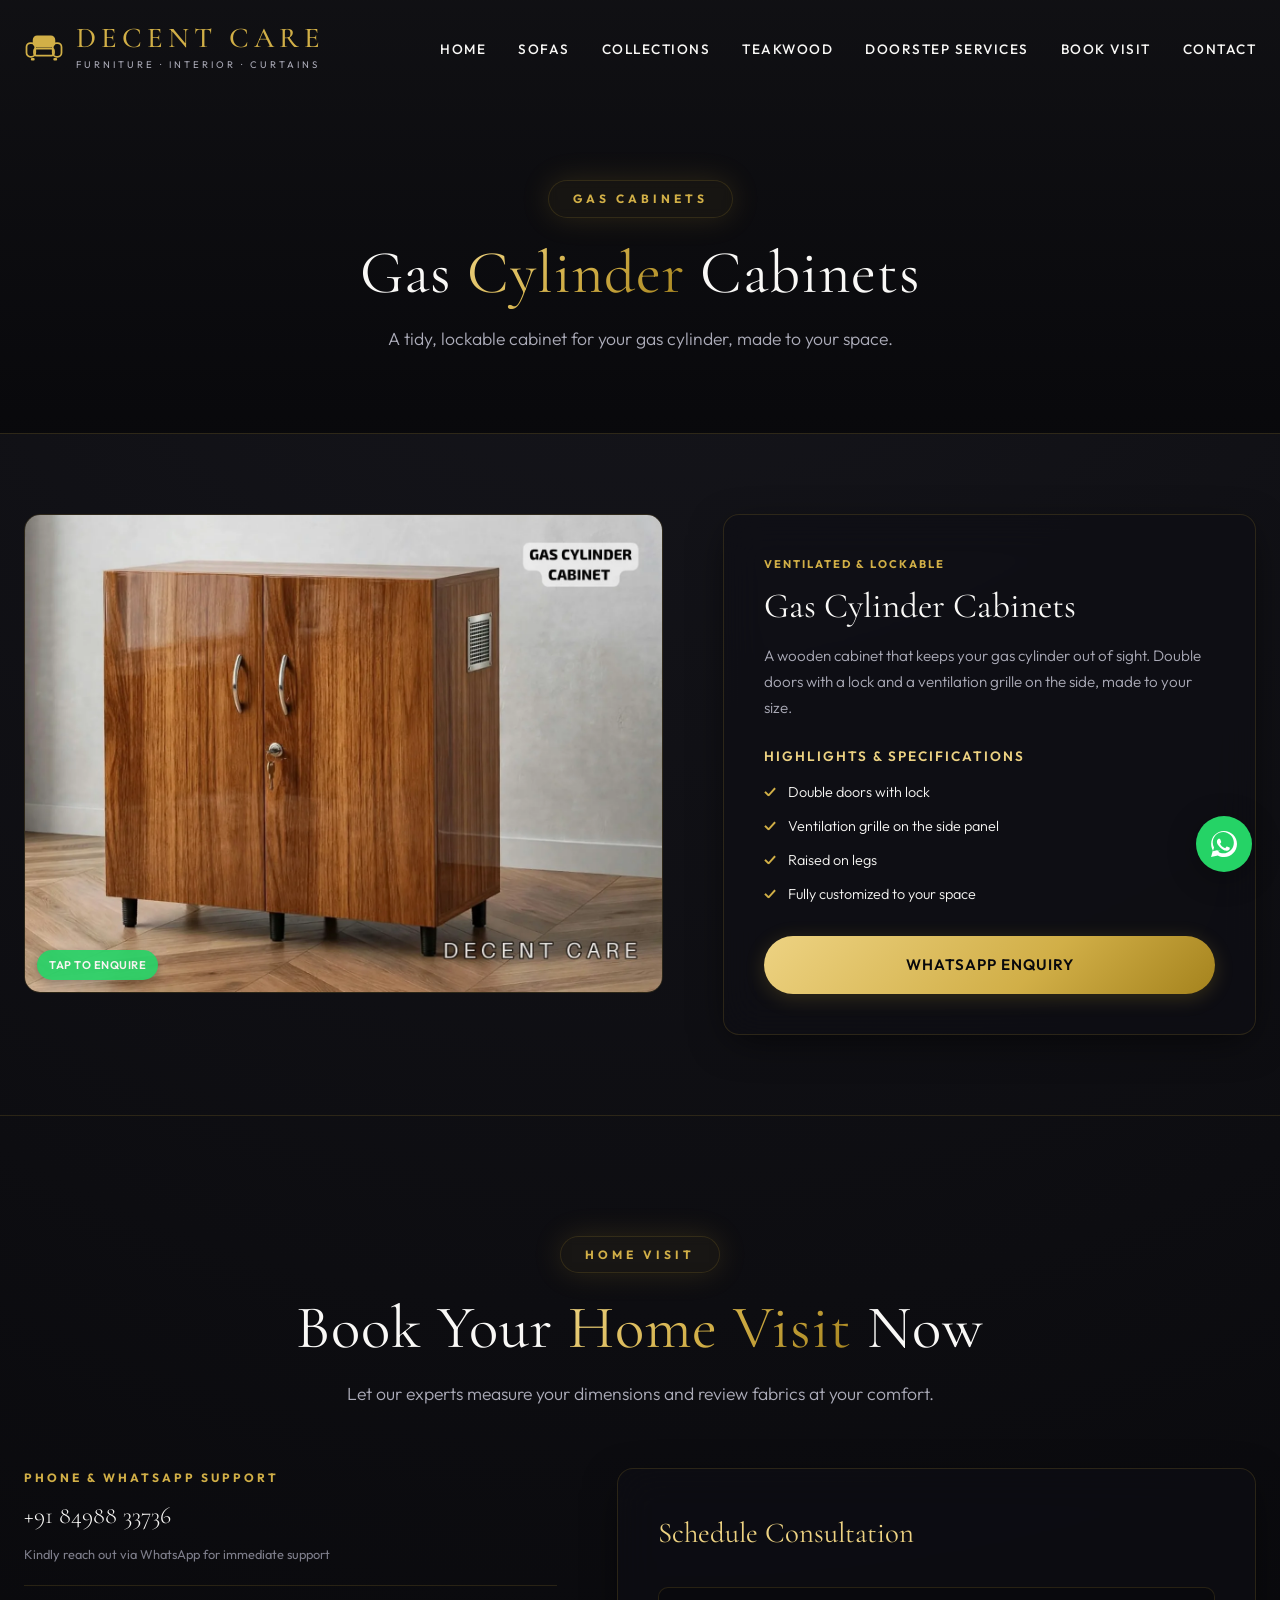
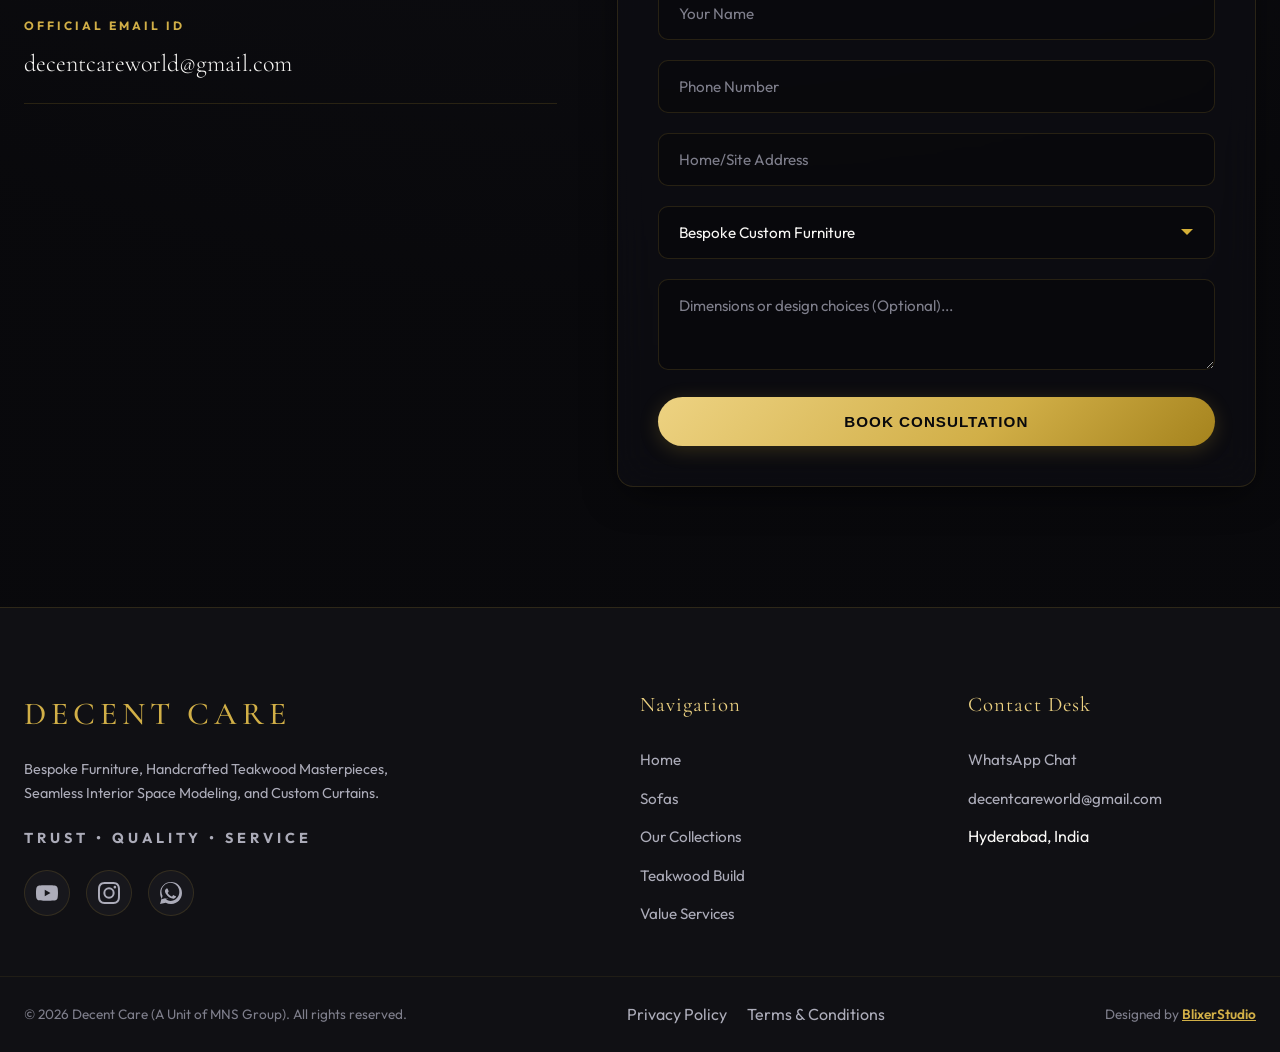
<file: gas-cabinets.html>
<!DOCTYPE html>
<html lang="en">
<head>
  <meta charset="UTF-8">
  <meta name="viewport" content="width=device-width, initial-scale=1.0, maximum-scale=5.0">
  
  <!-- Critical SEO Optimization Tags for Gas Cylinder Cabinets -->
  <title>Gas Cylinder Cabinets Hyderabad | Decent Care</title>
  <meta name="description" content="Gas cylinder cabinets in Hyderabad from Decent Care (A unit of MNS Group). Lockable double doors, ventilation grille, fully customized. Book a home visit today!">
  <meta name="keywords" content="gas cylinder cabinet hyderabad, gas cabinet, kitchen gas cylinder cupboard, custom gas cabinet, decent care gas cabinets">
  <meta name="author" content="Decent Care Furniture">
  <meta name="robots" content="index, follow">
  
  <!-- Open Graph -->
  <meta property="og:title" content="Gas Cylinder Cabinets | Decent Care">
  <meta property="og:description" content="Customized gas cylinder cabinets with lockable doors and ventilation. Hyderabad. Trust | Quality | Service.">
  <meta property="og:type" content="website">
  <meta property="og:url" content="https://www.decentcare.in/gas-cabinets.html">
  <meta property="og:image" content="https://www.decentcare.in/images/gas-cabinet/gas-cylinder-cabinet-01.webp">
  
  <!-- Theme Branding & Favicon -->
  <meta name="theme-color" content="#060608">
  <link rel="icon" type="image/svg+xml" href="images/logo/favicon.svg">
  <link rel="icon" type="image/png" sizes="32x32" href="images/logo/favicon-32.png">
  <link rel="apple-touch-icon" href="images/logo/apple-touch-icon.png">
  <link rel="canonical" href="https://www.decentcare.in/gas-cabinets.html">

  <!-- Style Link -->
  <link rel="stylesheet" href="css/style.css">
  
  <style>
    .category-hero {
      position: relative;
      padding: 180px 0 80px;
      text-align: center;
      background: linear-gradient(180deg, var(--bg-dark-midnight) 0%, var(--bg-dark-obsidian) 100%);
      border-bottom: 1px solid var(--border-light);
    }
    .product-list {
      padding: 80px 0;
    }
    .product-item {
      margin-bottom: 80px;
    }
    .product-item:last-child {
      margin-bottom: 0;
    }
    .product-grid {
      display: grid;
      grid-template-columns: 1fr;
      gap: 40px;
      align-items: start;
    }
    @media (min-width: 992px) {
      .product-grid {
        grid-template-columns: 1.2fr 1fr;
        gap: 60px;
      }
    }
    .product-gallery {
      display: grid;
      grid-template-columns: 1fr;
      gap: 16px;
    }
    .main-product-img {
      aspect-ratio: 4/3;
      border-radius: var(--radius-lg);
      overflow: hidden;
      border: 1px solid var(--border-light);
      position: relative;
    }
    .main-product-img img {
      width: 100%;
      height: 100%;
      object-fit: cover;
      transition: var(--transition-smooth);
    }
    .main-product-img:hover img {
      transform: scale(1.05);
    }
    .thumbs-product-grid {
      display: grid;
      grid-template-columns: repeat(2, 1fr);
      gap: 16px;
    }
    .thumb-product-img {
      aspect-ratio: 4/3;
      border-radius: var(--radius-md);
      overflow: hidden;
      border: 1px solid var(--border-light);
      position: relative;
    }
    .thumb-product-img img {
      width: 100%;
      height: 100%;
      object-fit: cover;
      transition: var(--transition-smooth);
    }
    .thumb-product-img:hover img {
      transform: scale(1.05);
    }
    .whatsapp-badge {
      position: absolute;
      bottom: 12px;
      left: 12px;
      background: #25D366;
      color: #fff;
      font-size: 0.7rem;
      padding: 6px 12px;
      border-radius: 100px;
      font-weight: 600;
      letter-spacing: 0.5px;
      text-transform: uppercase;
      box-shadow: 0 4px 10px rgba(0,0,0,0.3);
      display: flex;
      align-items: center;
      gap: 6px;
      z-index: 2;
      opacity: 0.9;
      transition: var(--transition-smooth);
    }
    .main-product-img:hover .whatsapp-badge,
    .thumb-product-img:hover .whatsapp-badge {
      opacity: 1;
      transform: scale(1.05);
    }
  </style>
</head>
<body>

  <!-- Sticky Translucent Navigation Header -->
  <header class="header" id="header">
    <div class="container header-inner">
      <a href="index.html" class="logo" aria-label="Decent Care Home">
        <img class="logo-mark" src="images/logo/decent-care-mark.svg" alt="" width="40" height="40">
        <span class="logo-text">
          <span class="logo-title">DECENT CARE</span>
        <span class="logo-sub">FURNITURE · INTERIOR · CURTAINS</span>
        </span>
      </a>
      
      <button class="hamburger" id="hamburger" aria-label="Toggle Navigation Menu" aria-expanded="false" aria-controls="nav">
        <span></span><span></span><span></span>
      </button>
      
      <nav class="nav" id="nav" role="navigation">
        <ul class="nav-list">
          <li><a href="index.html" class="nav-link">Home</a></li>
          <li><a href="sofas.html" class="nav-link">Sofas</a></li>
          <li><a href="index.html#collections" class="nav-link active">Collections</a></li>
          <li><a href="index.html#craftsmanship" class="nav-link">Teakwood</a></li>
          <li><a href="index.html#services" class="nav-link">Doorstep Services</a></li>
          <li><a href="index.html#booking" class="nav-link">Book Visit</a></li>
          <li><a href="index.html#contact" class="nav-link">Contact</a></li>
        </ul>
      </nav>
    </div>
  </header>

  <main>
    
    <!-- Category Hero Header -->
    <section class="category-hero">
      <div class="container">
        <span class="section-badge">Gas Cabinets</span>
        <h1 class="section-title">Gas <span class="gold">Cylinder</span> Cabinets</h1>
        <p class="section-desc">A tidy, lockable cabinet for your gas cylinder, made to your space.</p>
      </div>
    </section>

    <!-- Products Showcase List -->
    <section class="product-list">
      <div class="container">
        
        <!-- Product 1: Gas Cylinder Cabinets -->
        <article class="product-item">
          <div class="product-grid">
            
            <!-- Gallery Panel (3 Images with WhatsApp Trigger Links) -->
            <div class="product-gallery">
              <a href="https://wa.me/918498833736?text=Hi%20Decent%20Care%21%20I%27m%20very%20interested%20in%20this%20product%20from%20your%20website%3A%20https%3A%2F%2Fdecentcare.in%2Fimages%2Fgas-cabinet%2Fgas-cylinder-cabinet-01.webp" target="_blank" rel="noopener" class="main-product-img">
                <img src="images/gas-cabinet/gas-cylinder-cabinet-01.webp" alt="Wooden gas cylinder cabinet with lockable double doors and side ventilation grille" loading="lazy" width="1200" height="900">
                <span class="whatsapp-badge">Tap to Enquire</span>
              </a>
            </div>
            
            <!-- Details Panel -->
            <div class="product-info glass-panel" style="padding: 40px;">
              <span class="modal-badge">Ventilated & Lockable</span>
              <h2 class="modal-title">Gas Cylinder Cabinets</h2>
              <p class="modal-desc">A wooden cabinet that keeps your gas cylinder out of sight. Double doors with a lock and a ventilation grille on the side, made to your size.</p>
              
              <div class="modal-features-list">
                <h4>Highlights & Specifications</h4>
                <ul>
                  <li>Double doors with lock</li>
                  <li>Ventilation grille on the side panel</li>
                  <li>Raised on legs</li>
                  <li>Fully customized to your space</li>
                </ul>
              </div>
              
              <div style="margin-top: 30px;">
                <a href="https://wa.me/918498833736?text=Hi%20Decent%20Care%21%20I%27m%20very%20interested%20in%20your%20Gas%20Cylinder%20Cabinets.%20Please%20send%20me%20designs%20and%20prices." target="_blank" rel="noopener" class="btn btn-primary" style="width: 100%;">
                  WhatsApp Enquiry
                </a>
              </div>
            </div>
            
          </div>
        </article>

      </div>
    </section>

    <!-- Booking consultation form -->
    <section class="section" id="booking" style="border-top: 1px solid var(--border-light);">
      <div class="container">
        <div class="section-header">
          <span class="section-badge">Home Visit</span>
          <h2 class="section-title">Book Your <span class="gold">Home Visit</span> Now</h2>
          <p class="section-desc">Let our experts measure your dimensions and review fabrics at your comfort.</p>
        </div>
        
        <div class="contact-content">
          <div class="contact-info">
            <div class="contact-item">
              <span class="contact-label">Phone & WhatsApp Support</span>
              <a href="https://wa.me/918498833736" target="_blank" rel="noopener">
                <span class="contact-value">+91 84988 33736</span>
              </a>
              <small>Kindly reach out via WhatsApp for immediate support</small>
            </div>
            
            <div class="contact-item">
              <span class="contact-label">Official Email ID</span>
              <a href="mailto:decentcareworld@gmail.com">
                <span class="contact-value">decentcareworld@gmail.com</span>
              </a>
            </div>
          </div>
          
          <form class="contact-form glass-panel" id="homeVisitForm">
            <h3 class="form-title">Schedule Consultation</h3>
            
            <div class="form-group">
              <input type="text" id="visitName" placeholder="Your Name" required aria-label="Your Name">
            </div>
            
            <div class="form-group">
              <input type="tel" id="visitPhone" placeholder="Phone Number" required aria-label="Phone Number">
            </div>
            
            <div class="form-group">
              <input type="text" id="visitAddress" placeholder="Home/Site Address" required aria-label="Site Address">
            </div>
            
            <div class="form-group">
              <select id="visitCategory" required aria-label="Select Interest Category">
                <option value="Custom Order" selected>Bespoke Custom Furniture</option>
                <option value="Sofa Sets">Premium Sofa Set</option>
                <option value="Recliner Sofas">Swivel Recliner Sofa</option>
                <option value="Luxury Beds">Luxury Bed & Headboard</option>
                <option value="Dining Tables">Marble Dining Table</option>
                <option value="Footwear Cabinets">Footwear Cabinet with Extra Cupboards</option>
                <option value="Gas Cylinder Cabinets">Gas Cylinder Cabinet</option>
                <option value="Interior Works">Complete Interior Works</option>
                <option value="Curtains">Premium Curtain Fabrics</option>
              </select>
            </div>
            
            <div class="form-group">
              <textarea id="visitNotes" placeholder="Dimensions or design choices (Optional)..." rows="3" aria-label="Special Requests"></textarea>
            </div>
            
            <button type="submit" class="btn btn-primary">Book Consultation</button>
          </form>
        </div>
      </div>
    </section>

  </main>

  <!-- Footer -->
  <footer class="footer">
    <div class="container footer-inner">
      <div class="footer-brand">
        <div class="footer-logo">DECENT CARE</div>
        <p>Bespoke Furniture, Handcrafted Teakwood Masterpieces, Seamless Interior Space Modeling, and Custom Curtains.</p>
        <p class="footer-motto-line">Trust • Quality • Service</p>
        <div class="footer-socials contact-socials">
          <a href="https://youtube.com/@decentcarefurniture" class="social-circle" target="_blank" rel="noopener" aria-label="Decent Care on YouTube"><svg viewBox="0 0 24 24" aria-hidden="true"><path d="M23.498 6.163a3.003 3.003 0 00-2.11-2.11C19.518 3.545 12 3.545 12 3.545s-7.518 0-9.388.508a3.003 3.003 0 00-2.11 2.11C0 8.033 0 12 0 12s0 3.967.502 5.837a3.003 3.003 0 002.11 2.11c1.87.508 9.388.508 9.388.508s7.518 0 9.388-.508a3.003 3.003 0 002.11-2.11C24 15.967 24 12 24 12s0-3.967-.502-5.837zM9.545 15.568V8.432L15.818 12l-6.273 3.568z"/></svg></a>
          <a href="https://instagram.com/decentcarefurniture" class="social-circle" target="_blank" rel="noopener" aria-label="Decent Care on Instagram"><svg viewBox="0 0 24 24" aria-hidden="true"><path d="M12 2.163c3.204 0 3.584.012 4.85.07 3.252.148 4.771 1.691 4.919 4.919.058 1.265.069 1.645.069 4.849 0 3.205-.012 3.584-.069 4.849-.149 3.225-1.664 4.771-4.919 4.919-1.266.058-1.644.07-4.85.07-3.204 0-3.584-.012-4.849-.07-3.26-.149-4.771-1.699-4.919-4.92-.058-1.265-.07-1.644-.07-4.849 0-3.204.013-3.583.07-4.849.149-3.227 1.664-4.771 4.919-4.919 1.266-.057 1.645-.069 4.849-.069zM12 0C8.741 0 8.333.014 7.053.072 2.695.272.273 2.69.073 7.051.014 8.333 0 8.741 0 12c0 3.259.014 3.668.072 4.948.2 4.358 2.618 6.78 6.98 6.98 1.281.058 1.689.072 4.948.072 3.259 0 3.668-.014 4.948-.072 4.354-.2 6.782-2.618 6.979-6.98.059-1.28.073-1.689.073-4.948 0-3.259-.014-3.667-.072-4.947-.196-4.354-2.617-6.78-6.979-6.98C15.668.014 15.259 0 12 0zm0 5.838a6.162 6.162 0 100 12.324 6.162 6.162 0 000-12.324zM12 16a4 4 0 110-8 4 4 0 010 8zm6.406-11.845a1.44 1.44 0 100 2.881 1.44 1.44 0 000-2.881z"/></svg></a>
          <a href="https://wa.me/918498833736" class="social-circle" target="_blank" rel="noopener" aria-label="Chat with Decent Care on WhatsApp"><svg viewBox="0 0 24 24" aria-hidden="true"><path d="M.057 24l1.687-6.163c-1.041-1.804-1.588-3.849-1.587-5.946C.06 5.348 5.397.01 12.008.01c3.202.001 6.212 1.246 8.477 3.513 2.266 2.268 3.507 5.28 3.505 8.484-.004 6.657-5.34 11.997-11.953 11.997-2.005-.001-3.973-.5-5.739-1.453L0 24zm6.59-4.846c1.6.95 3.188 1.449 4.625 1.451 5.403.002 9.803-4.394 9.806-9.8.001-2.605-1.012-5.054-2.852-6.895C16.388 2.07 13.937.89 11.39.89c-5.411 0-9.815 4.398-9.817 9.8-.001 1.568.419 3.09 1.217 4.474l-.993 3.624 3.702-.971c1.373.748 2.8.117 3.555-.263zm10.233-3.806c-.294-.147-1.738-.858-2.006-.955-.269-.098-.465-.147-.659.147-.195.295-.756.955-.927 1.151-.17.196-.341.219-.635.072-1.959-.979-3.07-1.879-4.043-3.554-.255-.44-.092-.676.055-.823.132-.132.294-.342.44-.512.146-.169.195-.291.293-.487.097-.195.048-.366-.024-.513-.073-.146-.659-1.586-.903-2.172-.238-.574-.479-.496-.659-.505-.17-.008-.366-.01-.561-.01-.195 0-.513.073-.78.366-.269.293-1.025 1.001-1.025 2.441 0 1.439 1.048 2.83 1.195 3.025.147.195 2.062 3.149 4.996 4.413.698.301 1.243.481 1.667.615.7.223 1.34.191 1.844.116.563-.083 1.739-.711 1.983-1.396.244-.684.244-1.27.171-1.396-.073-.122-.269-.195-.562-.342z"/></svg></a>
        </div>
      </div>
      
      <div class="footer-links-col">
        <h4>Navigation</h4>
        <ul>
          <li><a href="index.html">Home</a></li>
          <li><a href="sofas.html">Sofas</a></li>
          <li><a href="index.html#collections">Our Collections</a></li>
          <li><a href="index.html#craftsmanship">Teakwood Build</a></li>
          <li><a href="index.html#services">Value Services</a></li>
        </ul>
      </div>
      
      <div class="footer-links-col">
        <h4>Contact Desk</h4>
        <ul>
          <li><a href="https://wa.me/918498833736" target="_blank" rel="noopener">WhatsApp Chat</a></li>
          <li><a href="mailto:decentcareworld@gmail.com">decentcareworld@gmail.com</a></li>
          <li>Hyderabad, India</li>
        </ul>
      </div>
    </div>
    
    <div class="footer-bottom">
      <div class="container" style="display: flex; justify-content: space-between; align-items: center; flex-wrap: wrap; gap: 16px;">
        <p>&copy; 2026 Decent Care (A Unit of MNS Group). All rights reserved.</p>
        <div class="footer-legal-links" style="display: flex; gap: 20px;">
          <a href="privacy-policy.html" style="color: var(--text-secondary); transition: var(--transition-smooth);" onmouseover="this.style.color='var(--gold-primary)'" onmouseout="this.style.color='var(--text-secondary)'">Privacy Policy</a>
          <a href="terms.html" style="color: var(--text-secondary); transition: var(--transition-smooth);" onmouseover="this.style.color='var(--gold-primary)'" onmouseout="this.style.color='var(--text-secondary)'">Terms & Conditions</a>
        </div>
        <p>Designed by <a href="https://wa.me/916302092709?text=Hi%20BlixerStudio%21%20%F0%9F%91%8B%20I%20came%20from%20this%20website%20page%3A%20https%3A%2F%2Fwww.decentcare.in%2Fgas-cabinets.html%20and%20I%20loved%20the%20design.%20Can%20we%20catch%20up%20about%20a%20website%20for%20my%20business%3F" target="_blank" rel="noopener" style="color: var(--gold-primary); font-weight: 600; text-decoration: underline; transition: var(--transition-smooth);" onmouseover="this.style.color='var(--gold-light)'" onmouseout="this.style.color='var(--gold-primary)'">BlixerStudio</a></p>
      </div>
    </div>
  </footer>

  <!-- Floating Actions -->
  <div class="floating-actions-container">
    <button class="float-btn scroll-top-float" id="scrollTopBtn" aria-label="Scroll back to top">↑</button>
    <a class="float-btn whatsapp-float" href="https://wa.me/918498833736?text=Hi%20Decent%20Care!%20I%27m%20very%20interested%20in%20your%20luxury%20furniture." target="_blank" rel="noopener" aria-label="Open chat on WhatsApp"><svg style="width: 26px; height: 26px; fill: currentColor;" viewBox="0 0 24 24" aria-hidden="true"><path d="M.057 24l1.687-6.163c-1.041-1.804-1.588-3.849-1.587-5.946C.06 5.348 5.397.01 12.008.01c3.202.001 6.212 1.246 8.477 3.513 2.266 2.268 3.507 5.28 3.505 8.484-.004 6.657-5.34 11.997-11.953 11.997-2.005-.001-3.973-.5-5.739-1.453L0 24zm6.59-4.846c1.6.95 3.188 1.449 4.625 1.451 5.403.002 9.803-4.394 9.806-9.8.001-2.605-1.012-5.054-2.852-6.895C16.388 2.07 13.937.89 11.39.89c-5.411 0-9.815 4.398-9.817 9.8-.001 1.568.419 3.09 1.217 4.474l-.993 3.624 3.702-.971c1.373.748 2.8.117 3.555-.263zm10.233-3.806c-.294-.147-1.738-.858-2.006-.955-.269-.098-.465-.147-.659.147-.195.295-.756.955-.927 1.151-.17.196-.341.219-.635.072-1.959-.979-3.07-1.879-4.043-3.554-.255-.44-.092-.676.055-.823.132-.132.294-.342.44-.512.146-.169.195-.291.293-.487.097-.195.048-.366-.024-.513-.073-.146-.659-1.586-.903-2.172-.238-.574-.479-.496-.659-.505-.17-.008-.366-.01-.561-.01-.195 0-.513.073-.78.366-.269.293-1.025 1.001-1.025 2.441 0 1.439 1.048 2.83 1.195 3.025.147.195 2.062 3.149 4.996 4.413.698.301 1.243.481 1.667.615.7.223 1.34.191 1.844.116.563-.083 1.739-.711 1.983-1.396.244-.684.244-1.27.171-1.396-.073-.122-.269-.195-.562-.342z"/></svg></a>
  </div>

  <script src="js/data.js"></script>
  <script src="js/script.js"></script>
</body>
</html>
</file>
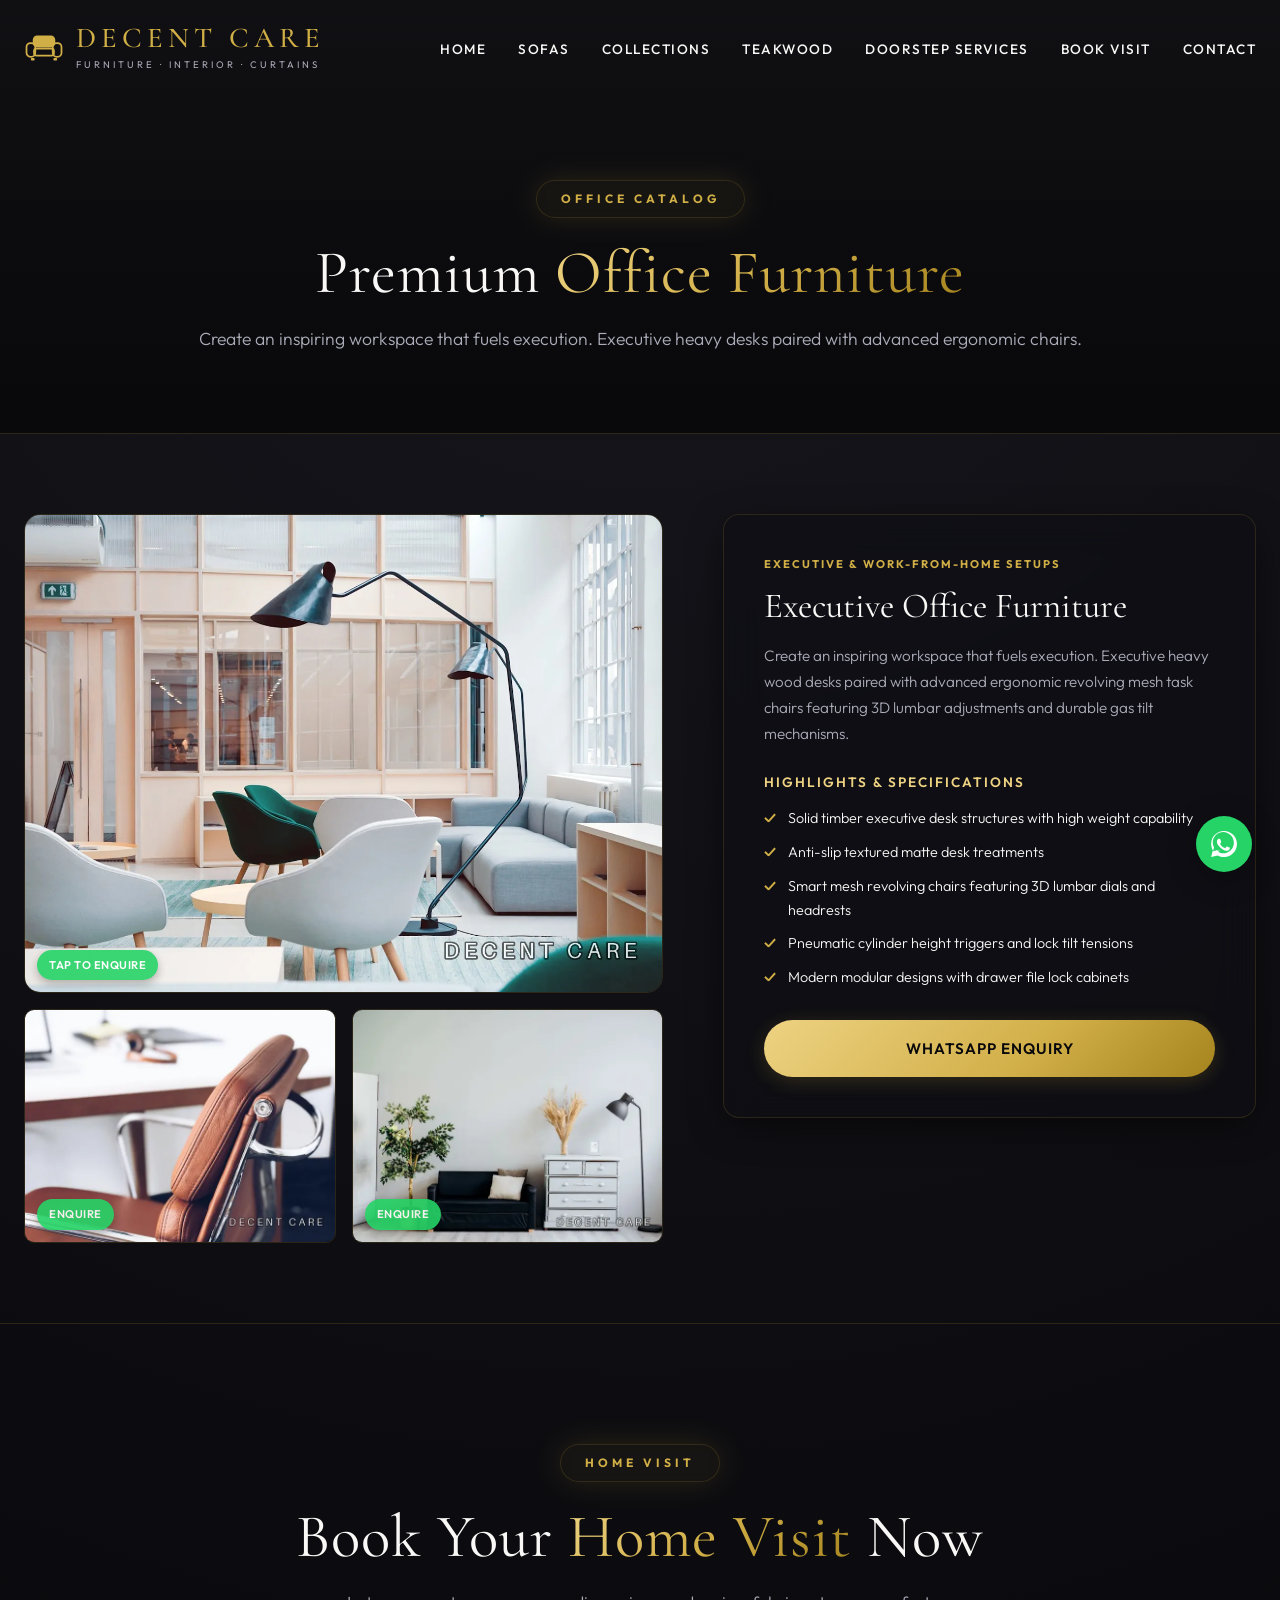
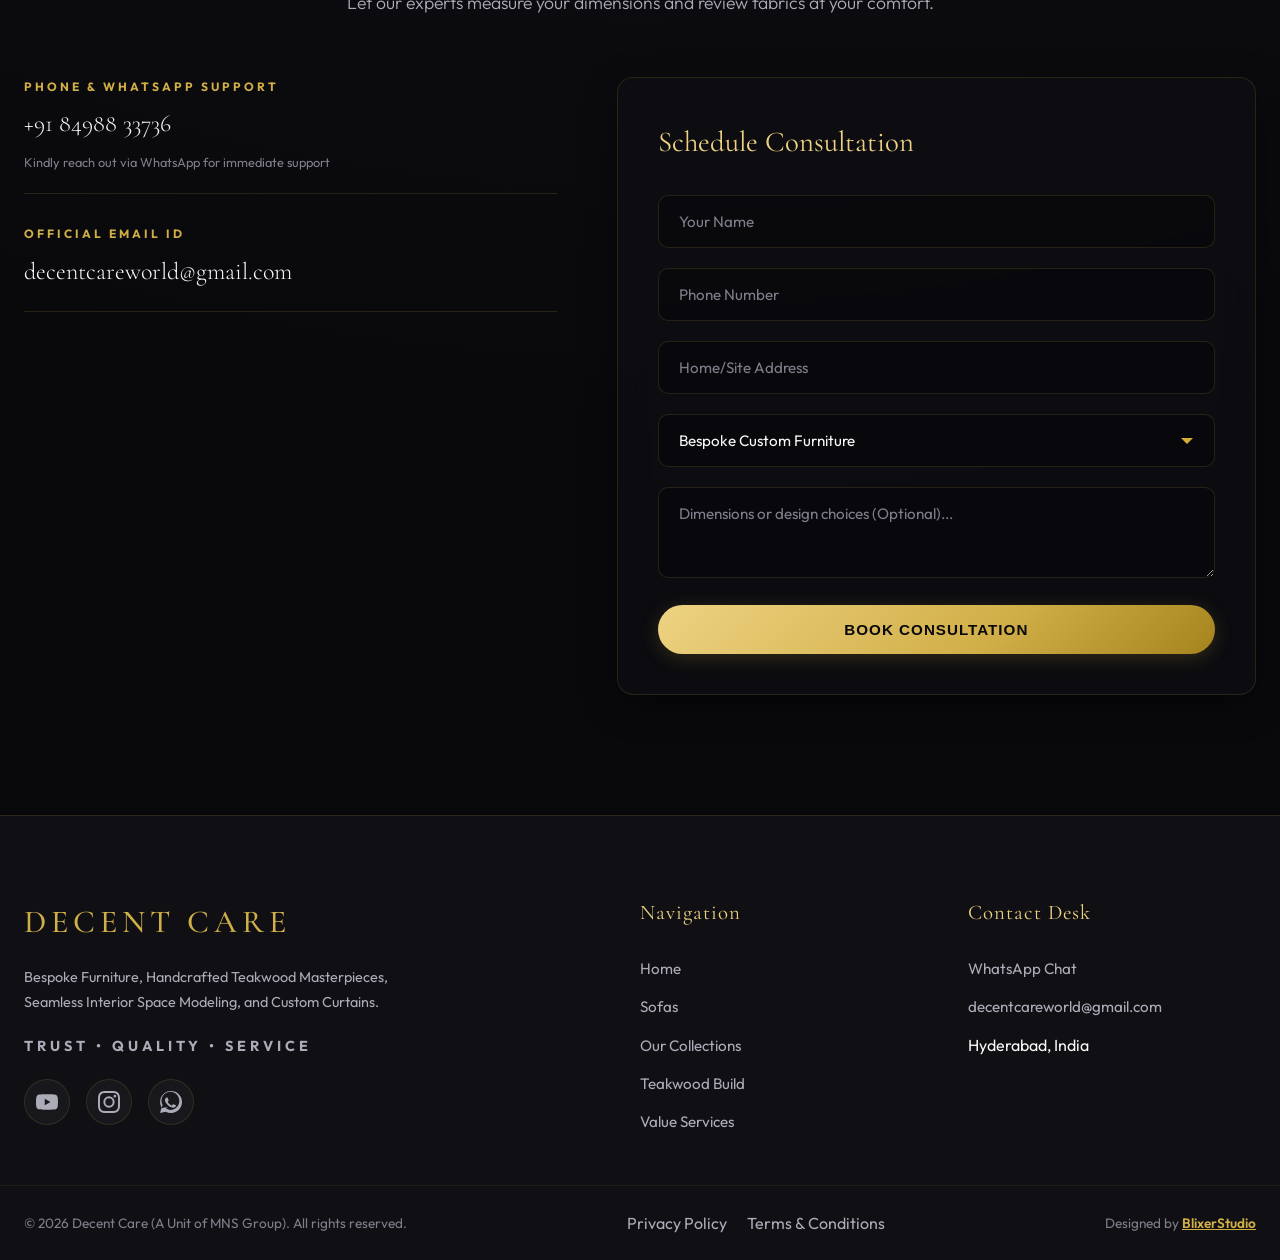
<file: office.html>
<!DOCTYPE html>
<html lang="en">
<head>
  <meta charset="UTF-8">
  <meta name="viewport" content="width=device-width, initial-scale=1.0, maximum-scale=5.0">
  
  <!-- Critical SEO Optimization Tags for Office Furniture -->
  <title>Premium Office Desks & Ergonomic Revolving Chairs Hyderabad | Decent Care</title>
  <meta name="description" content="Discover premium executive office tables, modern study desks, and ergonomic revolving chairs in Hyderabad from Decent Care (A unit of MNS Group). Pneumatic cylinders, adjustable headrests, timber structures, and modular lock cabinets. Book a home visit today!">
  <meta name="keywords" content="office furniture hyderabad, executive office tables, revolving chairs, ergonomic task chairs, study table sets, decent care office">
  <meta name="author" content="Decent Care Furniture">
  <meta name="robots" content="index, follow">
  
  <!-- Open Graph -->
  <meta property="og:title" content="Bespoke Executive Office Desks & Chairs | Decent Care">
  <meta property="og:description" content="Inspiring study and executive workspace setups featuring heavy timber desks and 3D lumbar revolving mesh chairs. Hyderabad. Trust | Quality | Service.">
  <meta property="og:type" content="website">
  <meta property="og:url" content="https://www.decentcare.in/office.html">
  <meta property="og:image" content="https://www.decentcare.in/images/office/office-table-01.webp">
  
  <!-- Theme Branding & Favicon -->
  <meta name="theme-color" content="#060608">
  <link rel="icon" type="image/svg+xml" href="images/logo/favicon.svg">
  <link rel="icon" type="image/png" sizes="32x32" href="images/logo/favicon-32.png">
  <link rel="apple-touch-icon" href="images/logo/apple-touch-icon.png">
  <link rel="canonical" href="https://www.decentcare.in/office.html">

  <!-- Style Link -->
  <link rel="stylesheet" href="css/style.css">
  
  <style>
    .category-hero {
      position: relative;
      padding: 180px 0 80px;
      text-align: center;
      background: linear-gradient(180deg, var(--bg-dark-midnight) 0%, var(--bg-dark-obsidian) 100%);
      border-bottom: 1px solid var(--border-light);
    }
    .product-list {
      padding: 80px 0;
    }
    .product-item {
      margin-bottom: 80px;
    }
    .product-item:last-child {
      margin-bottom: 0;
    }
    .product-grid {
      display: grid;
      grid-template-columns: 1fr;
      gap: 40px;
      align-items: start;
    }
    @media (min-width: 992px) {
      .product-grid {
        grid-template-columns: 1.2fr 1fr;
        gap: 60px;
      }
    }
    .product-gallery {
      display: grid;
      grid-template-columns: 1fr;
      gap: 16px;
    }
    .main-product-img {
      aspect-ratio: 4/3;
      border-radius: var(--radius-lg);
      overflow: hidden;
      border: 1px solid var(--border-light);
      position: relative;
    }
    .main-product-img img {
      width: 100%;
      height: 100%;
      object-fit: cover;
      transition: var(--transition-smooth);
    }
    .main-product-img:hover img {
      transform: scale(1.05);
    }
    .thumbs-product-grid {
      display: grid;
      grid-template-columns: repeat(2, 1fr);
      gap: 16px;
    }
    .thumb-product-img {
      aspect-ratio: 4/3;
      border-radius: var(--radius-md);
      overflow: hidden;
      border: 1px solid var(--border-light);
      position: relative;
    }
    .thumb-product-img img {
      width: 100%;
      height: 100%;
      object-fit: cover;
      transition: var(--transition-smooth);
    }
    .thumb-product-img:hover img {
      transform: scale(1.05);
    }
    .whatsapp-badge {
      position: absolute;
      bottom: 12px;
      left: 12px;
      background: #25D366;
      color: #fff;
      font-size: 0.7rem;
      padding: 6px 12px;
      border-radius: 100px;
      font-weight: 600;
      letter-spacing: 0.5px;
      text-transform: uppercase;
      box-shadow: 0 4px 10px rgba(0,0,0,0.3);
      display: flex;
      align-items: center;
      gap: 6px;
      z-index: 2;
      opacity: 0.9;
      transition: var(--transition-smooth);
    }
    .main-product-img:hover .whatsapp-badge,
    .thumb-product-img:hover .whatsapp-badge {
      opacity: 1;
      transform: scale(1.05);
    }
  </style>
</head>
<body>

  <!-- Sticky Translucent Navigation Header -->
  <header class="header" id="header">
    <div class="container header-inner">
      <a href="index.html" class="logo" aria-label="Decent Care Home">
        <img class="logo-mark" src="images/logo/decent-care-mark.svg" alt="" width="40" height="40">
        <span class="logo-text">
          <span class="logo-title">DECENT CARE</span>
        <span class="logo-sub">FURNITURE · INTERIOR · CURTAINS</span>
        </span>
      </a>
      
      <button class="hamburger" id="hamburger" aria-label="Toggle Navigation Menu" aria-expanded="false" aria-controls="nav">
        <span></span><span></span><span></span>
      </button>
      
      <nav class="nav" id="nav" role="navigation">
        <ul class="nav-list">
          <li><a href="index.html" class="nav-link">Home</a></li>
          <li><a href="sofas.html" class="nav-link">Sofas</a></li>
          <li><a href="index.html#collections" class="nav-link active">Collections</a></li>
          <li><a href="index.html#craftsmanship" class="nav-link">Teakwood</a></li>
          <li><a href="index.html#services" class="nav-link">Doorstep Services</a></li>
          <li><a href="index.html#booking" class="nav-link">Book Visit</a></li>
          <li><a href="index.html#contact" class="nav-link">Contact</a></li>
        </ul>
      </nav>
    </div>
  </header>

  <main>
    
    <!-- Category Hero Header -->
    <section class="category-hero">
      <div class="container">
        <span class="section-badge">Office Catalog</span>
        <h1 class="section-title">Premium <span class="gold">Office Furniture</span></h1>
        <p class="section-desc">Create an inspiring workspace that fuels execution. Executive heavy desks paired with advanced ergonomic chairs.</p>
      </div>
    </section>

    <!-- Products Showcase List -->
    <section class="product-list">
      <div class="container">
        
        <!-- Product 1: Office Furniture -->
        <article class="product-item">
          <div class="product-grid">
            
            <!-- Gallery Panel (3 Images with WhatsApp Trigger Links) -->
            <div class="product-gallery">
              <a href="https://wa.me/918498833736?text=Hi%20Decent%20Care!%20I%27m%20very%20interested%20in%20this%20product%20from%20your%20website:%20https://decentcare.in/images/office/office-table-01.webp" target="_blank" rel="noopener" class="main-product-img">
                <img src="images/office/office-table-01.webp" alt="Modern executive office table" loading="lazy" decoding="async">
                <span class="whatsapp-badge">Tap to Enquire</span>
              </a>
              <div class="thumbs-product-grid">
                <a href="https://wa.me/918498833736?text=Hi%20Decent%20Care!%20I%27m%20very%20interested%20in%20this%20product%20from%20your%20website:%20https://decentcare.in/images/office/revolving-chair-01.webp" target="_blank" rel="noopener" class="thumb-product-img">
                  <img src="images/office/revolving-chair-01-sm.webp" alt="Ergonomic revolving mesh office chair" loading="lazy" decoding="async">
                  <span class="whatsapp-badge">Enquire</span>
                </a>
                <a href="https://wa.me/918498833736?text=Hi%20Decent%20Care!%20I%27m%20very%20interested%20in%20this%20product%20from%20your%20website:%20https://decentcare.in/images/office/office-table-chair-set-01.webp" target="_blank" rel="noopener" class="thumb-product-img">
                  <img src="images/office/office-table-chair-set-01-sm.webp" alt="Modern desk and task chair layout" loading="lazy" decoding="async">
                  <span class="whatsapp-badge">Enquire</span>
                </a>
              </div>
            </div>
            
            <!-- Details Panel -->
            <div class="product-info glass-panel" style="padding: 40px;">
              <span class="modal-badge">Executive & Work-From-Home Setups</span>
              <h2 class="modal-title">Executive Office Furniture</h2>
              <p class="modal-desc">Create an inspiring workspace that fuels execution. Executive heavy wood desks paired with advanced ergonomic revolving mesh task chairs featuring 3D lumbar adjustments and durable gas tilt mechanisms.</p>
              
              <div class="modal-features-list">
                <h4>Highlights & Specifications</h4>
                <ul>
                  <li>Solid timber executive desk structures with high weight capability</li>
                  <li>Anti-slip textured matte desk treatments</li>
                  <li>Smart mesh revolving chairs featuring 3D lumbar dials and headrests</li>
                  <li>Pneumatic cylinder height triggers and lock tilt tensions</li>
                  <li>Modern modular designs with drawer file lock cabinets</li>
                </ul>
              </div>
              
              <div style="margin-top: 30px;">
                <a href="https://wa.me/918498833736?text=Hi%20Decent%20Care!%20I%27m%20very%20interested%20in%20your%20Office%20Furniture%20collection.%20Please%20send%20me%20design%20catalogs%20and%20quotes." target="_blank" rel="noopener" class="btn btn-primary" style="width: 100%;">
                  WhatsApp Enquiry
                </a>
              </div>
            </div>
            
          </div>
        </article>

      </div>
    </section>

    <!-- Booking consultation form -->
    <section class="section" id="booking" style="border-top: 1px solid var(--border-light);">
      <div class="container">
        <div class="section-header">
          <span class="section-badge">Home Visit</span>
          <h2 class="section-title">Book Your <span class="gold">Home Visit</span> Now</h2>
          <p class="section-desc">Let our experts measure your dimensions and review fabrics at your comfort.</p>
        </div>
        
        <div class="contact-content">
          <div class="contact-info">
            <div class="contact-item">
              <span class="contact-label">Phone & WhatsApp Support</span>
              <a href="https://wa.me/918498833736" target="_blank" rel="noopener">
                <span class="contact-value">+91 84988 33736</span>
              </a>
              <small>Kindly reach out via WhatsApp for immediate support</small>
            </div>
            
            <div class="contact-item">
              <span class="contact-label">Official Email ID</span>
              <a href="mailto:decentcareworld@gmail.com">
                <span class="contact-value">decentcareworld@gmail.com</span>
              </a>
            </div>
          </div>
          
          <form class="contact-form glass-panel" id="homeVisitForm">
            <h3 class="form-title">Schedule Consultation</h3>
            
            <div class="form-group">
              <input type="text" id="visitName" placeholder="Your Name" required aria-label="Your Name">
            </div>
            
            <div class="form-group">
              <input type="tel" id="visitPhone" placeholder="Phone Number" required aria-label="Phone Number">
            </div>
            
            <div class="form-group">
              <input type="text" id="visitAddress" placeholder="Home/Site Address" required aria-label="Site Address">
            </div>
            
            <div class="form-group">
              <select id="visitCategory" required aria-label="Select Interest Category">
                <option value="Custom Order" selected>Bespoke Custom Furniture</option>
                <option value="Sofa Sets">Premium Sofa Set</option>
                <option value="Recliner Sofas">Swivel Recliner Sofa</option>
                <option value="Luxury Beds">Luxury Bed & Headboard</option>
                <option value="Dining Tables">Marble Dining Table</option>
                <option value="Footwear Cabinets">Footwear Cabinet with Extra Cupboards</option>
                <option value="Gas Cylinder Cabinets">Gas Cylinder Cabinet</option>
                <option value="Interior Works">Complete Interior Works</option>
                <option value="Curtains">Premium Curtain Fabrics</option>
              </select>
            </div>
            
            <div class="form-group">
              <textarea id="visitNotes" placeholder="Dimensions or design choices (Optional)..." rows="3" aria-label="Special Requests"></textarea>
            </div>
            
            <button type="submit" class="btn btn-primary">Book Consultation</button>
          </form>
        </div>
      </div>
    </section>

  </main>

  <!-- Footer -->
  <footer class="footer">
    <div class="container footer-inner">
      <div class="footer-brand">
        <div class="footer-logo">DECENT CARE</div>
        <p>Bespoke Furniture, Handcrafted Teakwood Masterpieces, Seamless Interior Space Modeling, and Custom Curtains.</p>
        <p class="footer-motto-line">Trust • Quality • Service</p>
        <div class="footer-socials contact-socials">
          <a href="https://youtube.com/@decentcarefurniture" class="social-circle" target="_blank" rel="noopener" aria-label="Decent Care on YouTube"><svg viewBox="0 0 24 24" aria-hidden="true"><path d="M23.498 6.163a3.003 3.003 0 00-2.11-2.11C19.518 3.545 12 3.545 12 3.545s-7.518 0-9.388.508a3.003 3.003 0 00-2.11 2.11C0 8.033 0 12 0 12s0 3.967.502 5.837a3.003 3.003 0 002.11 2.11c1.87.508 9.388.508 9.388.508s7.518 0 9.388-.508a3.003 3.003 0 002.11-2.11C24 15.967 24 12 24 12s0-3.967-.502-5.837zM9.545 15.568V8.432L15.818 12l-6.273 3.568z"/></svg></a>
          <a href="https://instagram.com/decentcarefurniture" class="social-circle" target="_blank" rel="noopener" aria-label="Decent Care on Instagram"><svg viewBox="0 0 24 24" aria-hidden="true"><path d="M12 2.163c3.204 0 3.584.012 4.85.07 3.252.148 4.771 1.691 4.919 4.919.058 1.265.069 1.645.069 4.849 0 3.205-.012 3.584-.069 4.849-.149 3.225-1.664 4.771-4.919 4.919-1.266.058-1.644.07-4.85.07-3.204 0-3.584-.012-4.849-.07-3.26-.149-4.771-1.699-4.919-4.92-.058-1.265-.07-1.644-.07-4.849 0-3.204.013-3.583.07-4.849.149-3.227 1.664-4.771 4.919-4.919 1.266-.057 1.645-.069 4.849-.069zM12 0C8.741 0 8.333.014 7.053.072 2.695.272.273 2.69.073 7.051.014 8.333 0 8.741 0 12c0 3.259.014 3.668.072 4.948.2 4.358 2.618 6.78 6.98 6.98 1.281.058 1.689.072 4.948.072 3.259 0 3.668-.014 4.948-.072 4.354-.2 6.782-2.618 6.979-6.98.059-1.28.073-1.689.073-4.948 0-3.259-.014-3.667-.072-4.947-.196-4.354-2.617-6.78-6.979-6.98C15.668.014 15.259 0 12 0zm0 5.838a6.162 6.162 0 100 12.324 6.162 6.162 0 000-12.324zM12 16a4 4 0 110-8 4 4 0 010 8zm6.406-11.845a1.44 1.44 0 100 2.881 1.44 1.44 0 000-2.881z"/></svg></a>
          <a href="https://wa.me/918498833736" class="social-circle" target="_blank" rel="noopener" aria-label="Chat with Decent Care on WhatsApp"><svg viewBox="0 0 24 24" aria-hidden="true"><path d="M.057 24l1.687-6.163c-1.041-1.804-1.588-3.849-1.587-5.946C.06 5.348 5.397.01 12.008.01c3.202.001 6.212 1.246 8.477 3.513 2.266 2.268 3.507 5.28 3.505 8.484-.004 6.657-5.34 11.997-11.953 11.997-2.005-.001-3.973-.5-5.739-1.453L0 24zm6.59-4.846c1.6.95 3.188 1.449 4.625 1.451 5.403.002 9.803-4.394 9.806-9.8.001-2.605-1.012-5.054-2.852-6.895C16.388 2.07 13.937.89 11.39.89c-5.411 0-9.815 4.398-9.817 9.8-.001 1.568.419 3.09 1.217 4.474l-.993 3.624 3.702-.971c1.373.748 2.8.117 3.555-.263zm10.233-3.806c-.294-.147-1.738-.858-2.006-.955-.269-.098-.465-.147-.659.147-.195.295-.756.955-.927 1.151-.17.196-.341.219-.635.072-1.959-.979-3.07-1.879-4.043-3.554-.255-.44-.092-.676.055-.823.132-.132.294-.342.44-.512.146-.169.195-.291.293-.487.097-.195.048-.366-.024-.513-.073-.146-.659-1.586-.903-2.172-.238-.574-.479-.496-.659-.505-.17-.008-.366-.01-.561-.01-.195 0-.513.073-.78.366-.269.293-1.025 1.001-1.025 2.441 0 1.439 1.048 2.83 1.195 3.025.147.195 2.062 3.149 4.996 4.413.698.301 1.243.481 1.667.615.7.223 1.34.191 1.844.116.563-.083 1.739-.711 1.983-1.396.244-.684.244-1.27.171-1.396-.073-.122-.269-.195-.562-.342z"/></svg></a>
        </div>
      </div>
      
      <div class="footer-links-col">
        <h4>Navigation</h4>
        <ul>
          <li><a href="index.html">Home</a></li>
          <li><a href="sofas.html">Sofas</a></li>
          <li><a href="index.html#collections">Our Collections</a></li>
          <li><a href="index.html#craftsmanship">Teakwood Build</a></li>
          <li><a href="index.html#services">Value Services</a></li>
        </ul>
      </div>
      
      <div class="footer-links-col">
        <h4>Contact Desk</h4>
        <ul>
          <li><a href="https://wa.me/918498833736" target="_blank" rel="noopener">WhatsApp Chat</a></li>
          <li><a href="mailto:decentcareworld@gmail.com">decentcareworld@gmail.com</a></li>
          <li>Hyderabad, India</li>
        </ul>
      </div>
    </div>
    
    <div class="footer-bottom">
      <div class="container" style="display: flex; justify-content: space-between; align-items: center; flex-wrap: wrap; gap: 16px;">
        <p>&copy; 2026 Decent Care (A Unit of MNS Group). All rights reserved.</p>
        <div class="footer-legal-links" style="display: flex; gap: 20px;">
          <a href="privacy-policy.html" style="color: var(--text-secondary); transition: var(--transition-smooth);" onmouseover="this.style.color='var(--gold-primary)'" onmouseout="this.style.color='var(--text-secondary)'">Privacy Policy</a>
          <a href="terms.html" style="color: var(--text-secondary); transition: var(--transition-smooth);" onmouseover="this.style.color='var(--gold-primary)'" onmouseout="this.style.color='var(--text-secondary)'">Terms & Conditions</a>
        </div>
        <p>Designed by <a href="https://wa.me/916302092709?text=Hi%20BlixerStudio%21%20%F0%9F%91%8B%20I%20came%20from%20this%20website%20page%3A%20https%3A%2F%2Fwww.decentcare.in%2Foffice.html%20and%20I%20loved%20the%20design.%20Can%20we%20catch%20up%20about%20a%20website%20for%20my%20business%3F" target="_blank" rel="noopener" style="color: var(--gold-primary); font-weight: 600; text-decoration: underline; transition: var(--transition-smooth);" onmouseover="this.style.color='var(--gold-light)'" onmouseout="this.style.color='var(--gold-primary)'">BlixerStudio</a></p>
      </div>
    </div>
  </footer>

  <!-- Floating Actions -->
  <div class="floating-actions-container">
    <button class="float-btn scroll-top-float" id="scrollTopBtn" aria-label="Scroll back to top">↑</button>
    <a class="float-btn whatsapp-float" href="https://wa.me/918498833736?text=Hi%20Decent%20Care!%20I%27m%20very%20interested%20in%20your%20luxury%20furniture." target="_blank" rel="noopener" aria-label="Open chat on WhatsApp"><svg style="width: 26px; height: 26px; fill: currentColor;" viewBox="0 0 24 24" aria-hidden="true"><path d="M.057 24l1.687-6.163c-1.041-1.804-1.588-3.849-1.587-5.946C.06 5.348 5.397.01 12.008.01c3.202.001 6.212 1.246 8.477 3.513 2.266 2.268 3.507 5.28 3.505 8.484-.004 6.657-5.34 11.997-11.953 11.997-2.005-.001-3.973-.5-5.739-1.453L0 24zm6.59-4.846c1.6.95 3.188 1.449 4.625 1.451 5.403.002 9.803-4.394 9.806-9.8.001-2.605-1.012-5.054-2.852-6.895C16.388 2.07 13.937.89 11.39.89c-5.411 0-9.815 4.398-9.817 9.8-.001 1.568.419 3.09 1.217 4.474l-.993 3.624 3.702-.971c1.373.748 2.8.117 3.555-.263zm10.233-3.806c-.294-.147-1.738-.858-2.006-.955-.269-.098-.465-.147-.659.147-.195.295-.756.955-.927 1.151-.17.196-.341.219-.635.072-1.959-.979-3.07-1.879-4.043-3.554-.255-.44-.092-.676.055-.823.132-.132.294-.342.44-.512.146-.169.195-.291.293-.487.097-.195.048-.366-.024-.513-.073-.146-.659-1.586-.903-2.172-.238-.574-.479-.496-.659-.505-.17-.008-.366-.01-.561-.01-.195 0-.513.073-.78.366-.269.293-1.025 1.001-1.025 2.441 0 1.439 1.048 2.83 1.195 3.025.147.195 2.062 3.149 4.996 4.413.698.301 1.243.481 1.667.615.7.223 1.34.191 1.844.116.563-.083 1.739-.711 1.983-1.396.244-.684.244-1.27.171-1.396-.073-.122-.269-.195-.562-.342z"/></svg></a>
  </div>

  <script src="js/data.js"></script>
  <script src="js/script.js"></script>
</body>
</html>
</file>
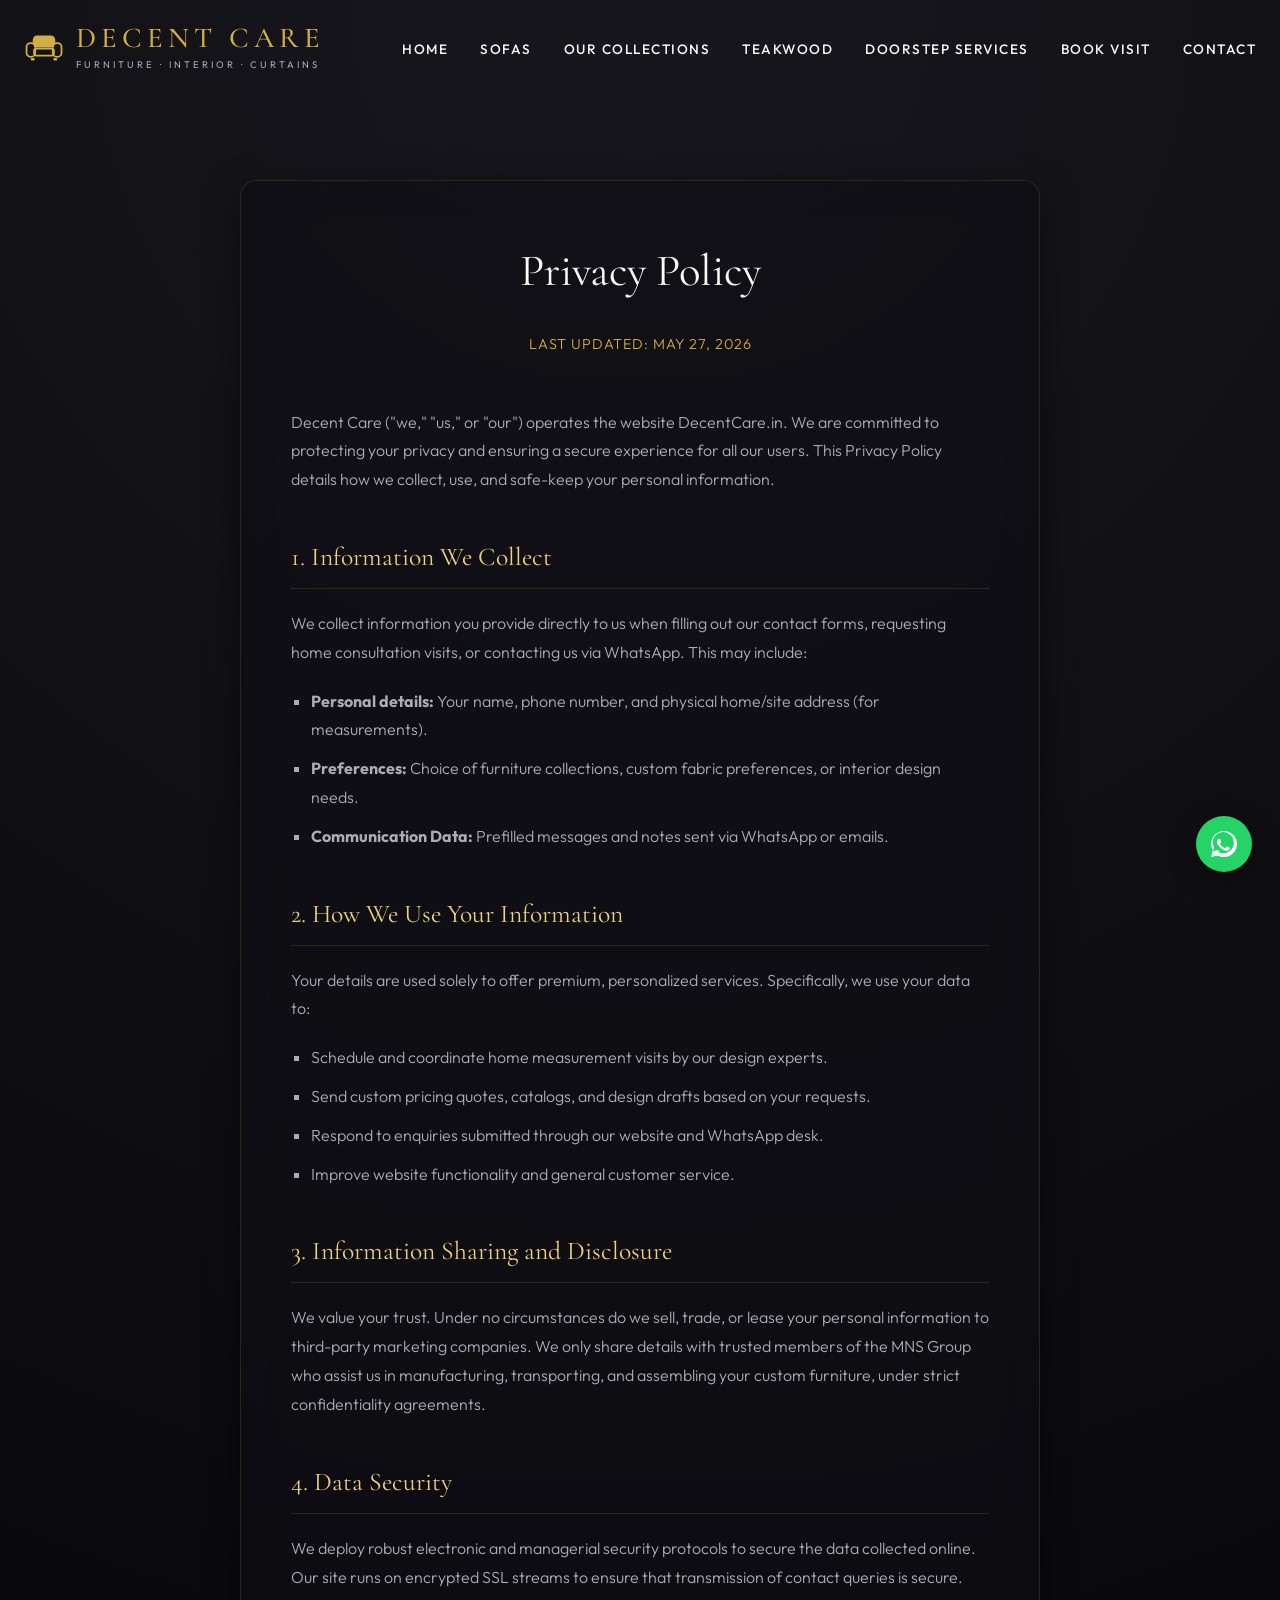
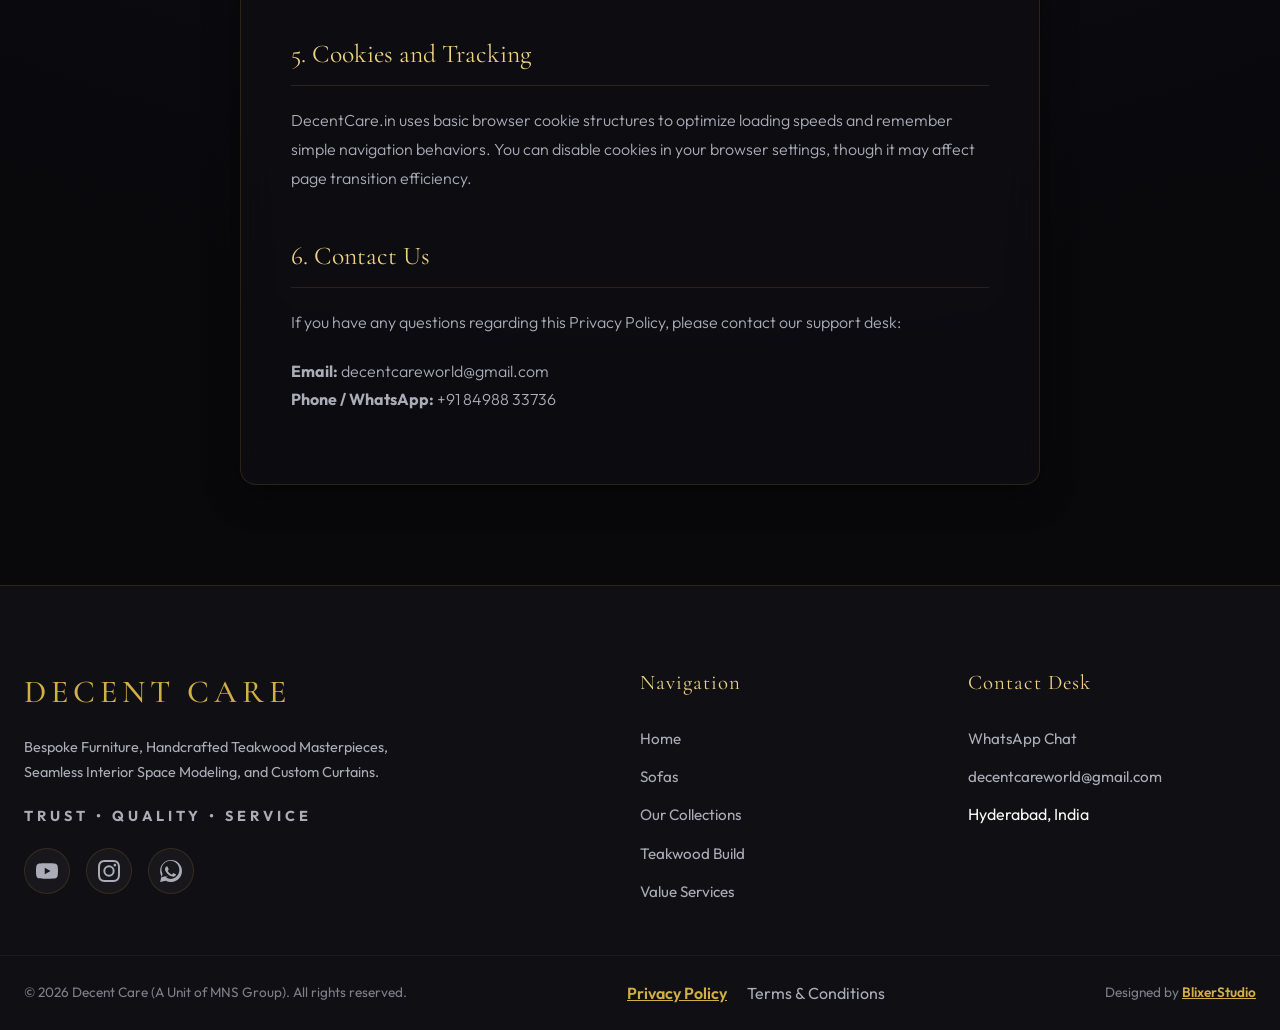
<file: privacy-policy.html>
<!DOCTYPE html>
<html lang="en">
<head>
  <meta charset="UTF-8">
  <meta name="viewport" content="width=device-width, initial-scale=1.0, maximum-scale=5.0">
  
  <title>Privacy Policy | Decent Care</title>
  <meta name="description" content="Read the Privacy Policy of Decent Care (A unit of MNS Group). Understand how we collect, store, and secure your personal data for booking site consultations and design enquiries.">
  <meta name="robots" content="index, follow">
  
  <!-- Theme Branding & Favicon -->
  <meta name="theme-color" content="#060608">
  <link rel="icon" type="image/svg+xml" href="images/logo/favicon.svg">
  <link rel="icon" type="image/png" sizes="32x32" href="images/logo/favicon-32.png">
  <link rel="apple-touch-icon" href="images/logo/apple-touch-icon.png">
  <link rel="canonical" href="https://www.decentcare.in/privacy-policy.html">

  <!-- Style Link -->
  <link rel="stylesheet" href="css/style.css">
  
  <style>
    .legal-container {
      padding: 180px 0 100px;
    }
    .legal-content {
      max-width: 800px;
      margin: 0 auto;
      font-weight: 300;
      line-height: 1.8;
      color: var(--text-primary);
    }
    .legal-content h1 {
      font-family: var(--font-heading);
      font-size: 2.8rem;
      font-weight: 400;
      margin-bottom: 20px;
      text-align: center;
    }
    .legal-content .last-updated {
      text-align: center;
      color: var(--gold-primary);
      font-size: 0.9rem;
      letter-spacing: 1px;
      margin-bottom: 50px;
      text-transform: uppercase;
    }
    .legal-content h2 {
      font-family: var(--font-heading);
      font-size: 1.6rem;
      font-weight: 400;
      color: var(--gold-light);
      margin: 40px 0 20px;
      border-bottom: 1px solid var(--border-light);
      padding-bottom: 8px;
    }
    .legal-content p {
      margin-bottom: 20px;
      color: var(--text-secondary);
    }
    .legal-content ul {
      margin: 15px 0 25px 20px;
      list-style-type: square;
    }
    .legal-content li {
      margin-bottom: 10px;
      color: var(--text-secondary);
    }
  </style>
</head>
<body>

  <!-- Sticky Translucent Navigation Header -->
  <header class="header" id="header">
    <div class="container header-inner">
      <a href="index.html" class="logo" aria-label="Decent Care Home">
        <img class="logo-mark" src="images/logo/decent-care-mark.svg" alt="" width="40" height="40">
        <span class="logo-text">
          <span class="logo-title">DECENT CARE</span>
        <span class="logo-sub">FURNITURE · INTERIOR · CURTAINS</span>
        </span>
      </a>
      
      <button class="hamburger" id="hamburger" aria-label="Toggle Navigation Menu" aria-expanded="false" aria-controls="nav">
        <span></span><span></span><span></span>
      </button>
      
      <nav class="nav" id="nav" role="navigation">
        <ul class="nav-list">
          <li><a href="index.html" class="nav-link">Home</a></li>
          <li><a href="sofas.html" class="nav-link">Sofas</a></li>
          <li><a href="index.html#collections" class="nav-link">Our Collections</a></li>
          <li><a href="index.html#craftsmanship" class="nav-link">Teakwood</a></li>
          <li><a href="index.html#services" class="nav-link">Doorstep Services</a></li>
          <li><a href="index.html#booking" class="nav-link">Book Visit</a></li>
          <li><a href="index.html#contact" class="nav-link">Contact</a></li>
        </ul>
      </nav>
    </div>
  </header>

  <main>
    <section class="legal-container">
      <div class="container">
        <article class="legal-content glass-panel" style="padding: 50px; border-radius: var(--radius-lg);">
          <h1>Privacy Policy</h1>
          <p class="last-updated">Last Updated: May 27, 2026</p>
          
          <p>Decent Care ("we," "us," or "our") operates the website DecentCare.in. We are committed to protecting your privacy and ensuring a secure experience for all our users. This Privacy Policy details how we collect, use, and safe-keep your personal information.</p>
          
          <h2>1. Information We Collect</h2>
          <p>We collect information you provide directly to us when filling out our contact forms, requesting home consultation visits, or contacting us via WhatsApp. This may include:</p>
          <ul>
            <li><strong>Personal details:</strong> Your name, phone number, and physical home/site address (for measurements).</li>
            <li><strong>Preferences:</strong> Choice of furniture collections, custom fabric preferences, or interior design needs.</li>
            <li><strong>Communication Data:</strong> Prefilled messages and notes sent via WhatsApp or emails.</li>
          </ul>
          
          <h2>2. How We Use Your Information</h2>
          <p>Your details are used solely to offer premium, personalized services. Specifically, we use your data to:</p>
          <ul>
            <li>Schedule and coordinate home measurement visits by our design experts.</li>
            <li>Send custom pricing quotes, catalogs, and design drafts based on your requests.</li>
            <li>Respond to enquiries submitted through our website and WhatsApp desk.</li>
            <li>Improve website functionality and general customer service.</li>
          </ul>
          
          <h2>3. Information Sharing and Disclosure</h2>
          <p>We value your trust. Under no circumstances do we sell, trade, or lease your personal information to third-party marketing companies. We only share details with trusted members of the MNS Group who assist us in manufacturing, transporting, and assembling your custom furniture, under strict confidentiality agreements.</p>
          
          <h2>4. Data Security</h2>
          <p>We deploy robust electronic and managerial security protocols to secure the data collected online. Our site runs on encrypted SSL streams to ensure that transmission of contact queries is secure.</p>
          
          <h2>5. Cookies and Tracking</h2>
          <p>DecentCare.in uses basic browser cookie structures to optimize loading speeds and remember simple navigation behaviors. You can disable cookies in your browser settings, though it may affect page transition efficiency.</p>
          
          <h2>6. Contact Us</h2>
          <p>If you have any questions regarding this Privacy Policy, please contact our support desk:</p>
          <p><strong>Email:</strong> decentcareworld@gmail.com<br>
          <strong>Phone / WhatsApp:</strong> +91 84988 33736</p>
        </article>
      </div>
    </section>
  </main>

  <!-- Footer -->
  <footer class="footer">
    <div class="container footer-inner">
      <div class="footer-brand">
        <div class="footer-logo">DECENT CARE</div>
        <p>Bespoke Furniture, Handcrafted Teakwood Masterpieces, Seamless Interior Space Modeling, and Custom Curtains.</p>
        <p class="footer-motto-line">Trust • Quality • Service</p>
        <div class="footer-socials contact-socials">
          <a href="https://youtube.com/@decentcarefurniture" class="social-circle" target="_blank" rel="noopener" aria-label="Decent Care on YouTube"><svg viewBox="0 0 24 24" aria-hidden="true"><path d="M23.498 6.163a3.003 3.003 0 00-2.11-2.11C19.518 3.545 12 3.545 12 3.545s-7.518 0-9.388.508a3.003 3.003 0 00-2.11 2.11C0 8.033 0 12 0 12s0 3.967.502 5.837a3.003 3.003 0 002.11 2.11c1.87.508 9.388.508 9.388.508s7.518 0 9.388-.508a3.003 3.003 0 002.11-2.11C24 15.967 24 12 24 12s0-3.967-.502-5.837zM9.545 15.568V8.432L15.818 12l-6.273 3.568z"/></svg></a>
          <a href="https://instagram.com/decentcarefurniture" class="social-circle" target="_blank" rel="noopener" aria-label="Decent Care on Instagram"><svg viewBox="0 0 24 24" aria-hidden="true"><path d="M12 2.163c3.204 0 3.584.012 4.85.07 3.252.148 4.771 1.691 4.919 4.919.058 1.265.069 1.645.069 4.849 0 3.205-.012 3.584-.069 4.849-.149 3.225-1.664 4.771-4.919 4.919-1.266.058-1.644.07-4.85.07-3.204 0-3.584-.012-4.849-.07-3.26-.149-4.771-1.699-4.919-4.92-.058-1.265-.07-1.644-.07-4.849 0-3.204.013-3.583.07-4.849.149-3.227 1.664-4.771 4.919-4.919 1.266-.057 1.645-.069 4.849-.069zM12 0C8.741 0 8.333.014 7.053.072 2.695.272.273 2.69.073 7.051.014 8.333 0 8.741 0 12c0 3.259.014 3.668.072 4.948.2 4.358 2.618 6.78 6.98 6.98 1.281.058 1.689.072 4.948.072 3.259 0 3.668-.014 4.948-.072 4.354-.2 6.782-2.618 6.979-6.98.059-1.28.073-1.689.073-4.948 0-3.259-.014-3.667-.072-4.947-.196-4.354-2.617-6.78-6.979-6.98C15.668.014 15.259 0 12 0zm0 5.838a6.162 6.162 0 100 12.324 6.162 6.162 0 000-12.324zM12 16a4 4 0 110-8 4 4 0 010 8zm6.406-11.845a1.44 1.44 0 100 2.881 1.44 1.44 0 000-2.881z"/></svg></a>
          <a href="https://wa.me/918498833736" class="social-circle" target="_blank" rel="noopener" aria-label="Chat with Decent Care on WhatsApp"><svg viewBox="0 0 24 24" aria-hidden="true"><path d="M.057 24l1.687-6.163c-1.041-1.804-1.588-3.849-1.587-5.946C.06 5.348 5.397.01 12.008.01c3.202.001 6.212 1.246 8.477 3.513 2.266 2.268 3.507 5.28 3.505 8.484-.004 6.657-5.34 11.997-11.953 11.997-2.005-.001-3.973-.5-5.739-1.453L0 24zm6.59-4.846c1.6.95 3.188 1.449 4.625 1.451 5.403.002 9.803-4.394 9.806-9.8.001-2.605-1.012-5.054-2.852-6.895C16.388 2.07 13.937.89 11.39.89c-5.411 0-9.815 4.398-9.817 9.8-.001 1.568.419 3.09 1.217 4.474l-.993 3.624 3.702-.971c1.373.748 2.8.117 3.555-.263zm10.233-3.806c-.294-.147-1.738-.858-2.006-.955-.269-.098-.465-.147-.659.147-.195.295-.756.955-.927 1.151-.17.196-.341.219-.635.072-1.959-.979-3.07-1.879-4.043-3.554-.255-.44-.092-.676.055-.823.132-.132.294-.342.44-.512.146-.169.195-.291.293-.487.097-.195.048-.366-.024-.513-.073-.146-.659-1.586-.903-2.172-.238-.574-.479-.496-.659-.505-.17-.008-.366-.01-.561-.01-.195 0-.513.073-.78.366-.269.293-1.025 1.001-1.025 2.441 0 1.439 1.048 2.83 1.195 3.025.147.195 2.062 3.149 4.996 4.413.698.301 1.243.481 1.667.615.7.223 1.34.191 1.844.116.563-.083 1.739-.711 1.983-1.396.244-.684.244-1.27.171-1.396-.073-.122-.269-.195-.562-.342z"/></svg></a>
        </div>
      </div>
      
      <div class="footer-links-col">
        <h4>Navigation</h4>
        <ul>
          <li><a href="index.html">Home</a></li>
          <li><a href="sofas.html">Sofas</a></li>
          <li><a href="index.html#collections">Our Collections</a></li>
          <li><a href="index.html#craftsmanship">Teakwood Build</a></li>
          <li><a href="index.html#services">Value Services</a></li>
        </ul>
      </div>
      
      <div class="footer-links-col">
        <h4>Contact Desk</h4>
        <ul>
          <li><a href="https://wa.me/918498833736" target="_blank" rel="noopener">WhatsApp Chat</a></li>
          <li><a href="mailto:decentcareworld@gmail.com">decentcareworld@gmail.com</a></li>
          <li>Hyderabad, India</li>
        </ul>
      </div>
    </div>
    
    <div class="footer-bottom">
      <div class="container" style="display: flex; justify-content: space-between; align-items: center; flex-wrap: wrap; gap: 16px;">
        <p>&copy; 2026 Decent Care (A Unit of MNS Group). All rights reserved.</p>
        <div class="footer-legal-links" style="display: flex; gap: 20px;">
          <a href="privacy-policy.html" style="color: var(--gold-primary); font-weight: 600; text-decoration: underline;">Privacy Policy</a>
          <a href="terms.html" style="color: var(--text-secondary); transition: var(--transition-smooth);" onmouseover="this.style.color='var(--gold-primary)'" onmouseout="this.style.color='var(--text-secondary)'">Terms & Conditions</a>
        </div>
        <p>Designed by <a href="https://wa.me/916302092709?text=Hi%20BlixerStudio%21%20%F0%9F%91%8B%20I%20came%20from%20this%20website%20page%3A%20https%3A%2F%2Fwww.decentcare.in%2Fprivacy-policy.html%20and%20I%20loved%20the%20design.%20Can%20we%20catch%20up%20about%20a%20website%20for%20my%20business%3F" target="_blank" rel="noopener" style="color: var(--gold-primary); font-weight: 600; text-decoration: underline; transition: var(--transition-smooth);" onmouseover="this.style.color='var(--gold-light)'" onmouseout="this.style.color='var(--gold-primary)'">BlixerStudio</a></p>
      </div>
    </div>
  </footer>

  <!-- Floating Actions -->
  <div class="floating-actions-container">
    <button class="float-btn scroll-top-float" id="scrollTopBtn" aria-label="Scroll back to top">↑</button>
    <a class="float-btn whatsapp-float" href="https://wa.me/918498833736?text=Hi%20Decent%20Care!%20I%27m%20very%20interested%20in%20your%20luxury%20furniture." target="_blank" rel="noopener" aria-label="Open chat on WhatsApp"><svg style="width: 26px; height: 26px; fill: currentColor;" viewBox="0 0 24 24" aria-hidden="true"><path d="M.057 24l1.687-6.163c-1.041-1.804-1.588-3.849-1.587-5.946C.06 5.348 5.397.01 12.008.01c3.202.001 6.212 1.246 8.477 3.513 2.266 2.268 3.507 5.28 3.505 8.484-.004 6.657-5.34 11.997-11.953 11.997-2.005-.001-3.973-.5-5.739-1.453L0 24zm6.59-4.846c1.6.95 3.188 1.449 4.625 1.451 5.403.002 9.803-4.394 9.806-9.8.001-2.605-1.012-5.054-2.852-6.895C16.388 2.07 13.937.89 11.39.89c-5.411 0-9.815 4.398-9.817 9.8-.001 1.568.419 3.09 1.217 4.474l-.993 3.624 3.702-.971c1.373.748 2.8.117 3.555-.263zm10.233-3.806c-.294-.147-1.738-.858-2.006-.955-.269-.098-.465-.147-.659.147-.195.295-.756.955-.927 1.151-.17.196-.341.219-.635.072-1.959-.979-3.07-1.879-4.043-3.554-.255-.44-.092-.676.055-.823.132-.132.294-.342.44-.512.146-.169.195-.291.293-.487.097-.195.048-.366-.024-.513-.073-.146-.659-1.586-.903-2.172-.238-.574-.479-.496-.659-.505-.17-.008-.366-.01-.561-.01-.195 0-.513.073-.78.366-.269.293-1.025 1.001-1.025 2.441 0 1.439 1.048 2.83 1.195 3.025.147.195 2.062 3.149 4.996 4.413.698.301 1.243.481 1.667.615.7.223 1.34.191 1.844.116.563-.083 1.739-.711 1.983-1.396.244-.684.244-1.27.171-1.396-.073-.122-.269-.195-.562-.342z"/></svg></a>
  </div>

  <script src="js/data.js"></script>
  <script src="js/script.js"></script>
</body>
</html>
</file>
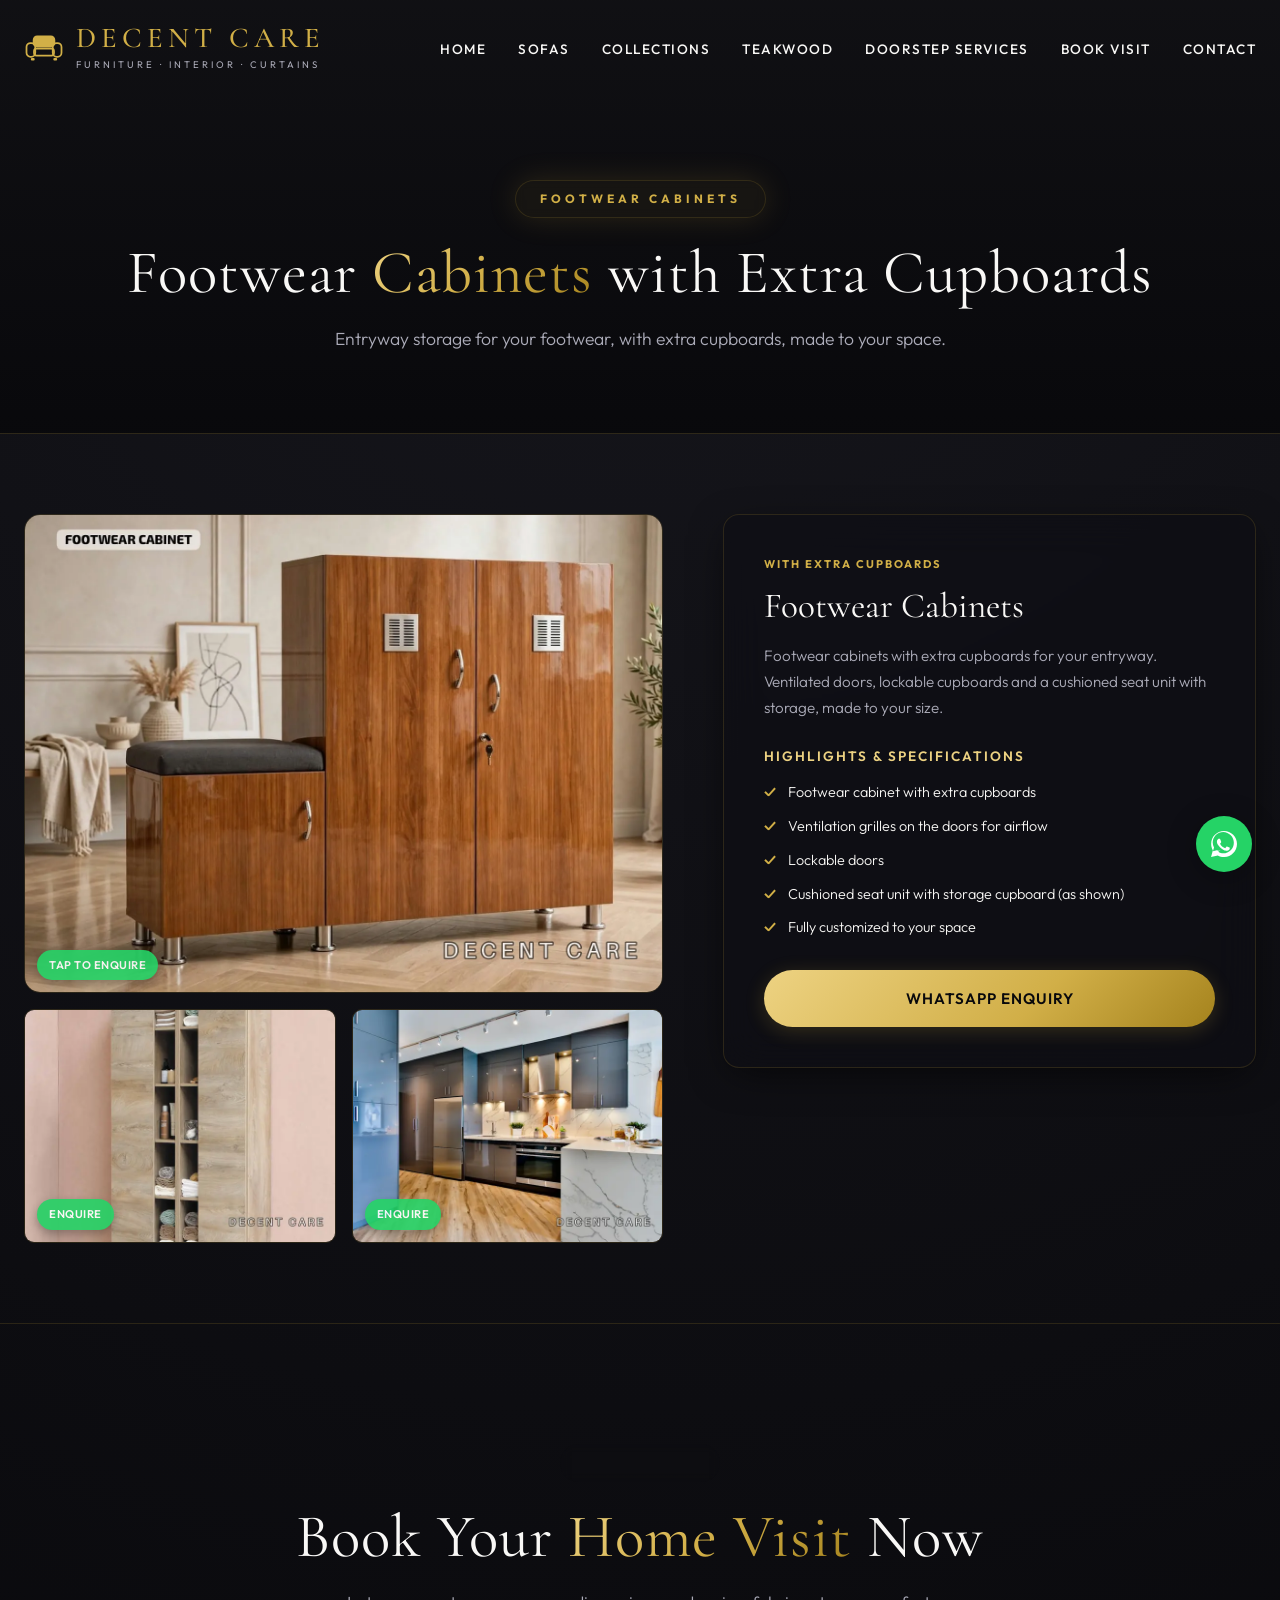
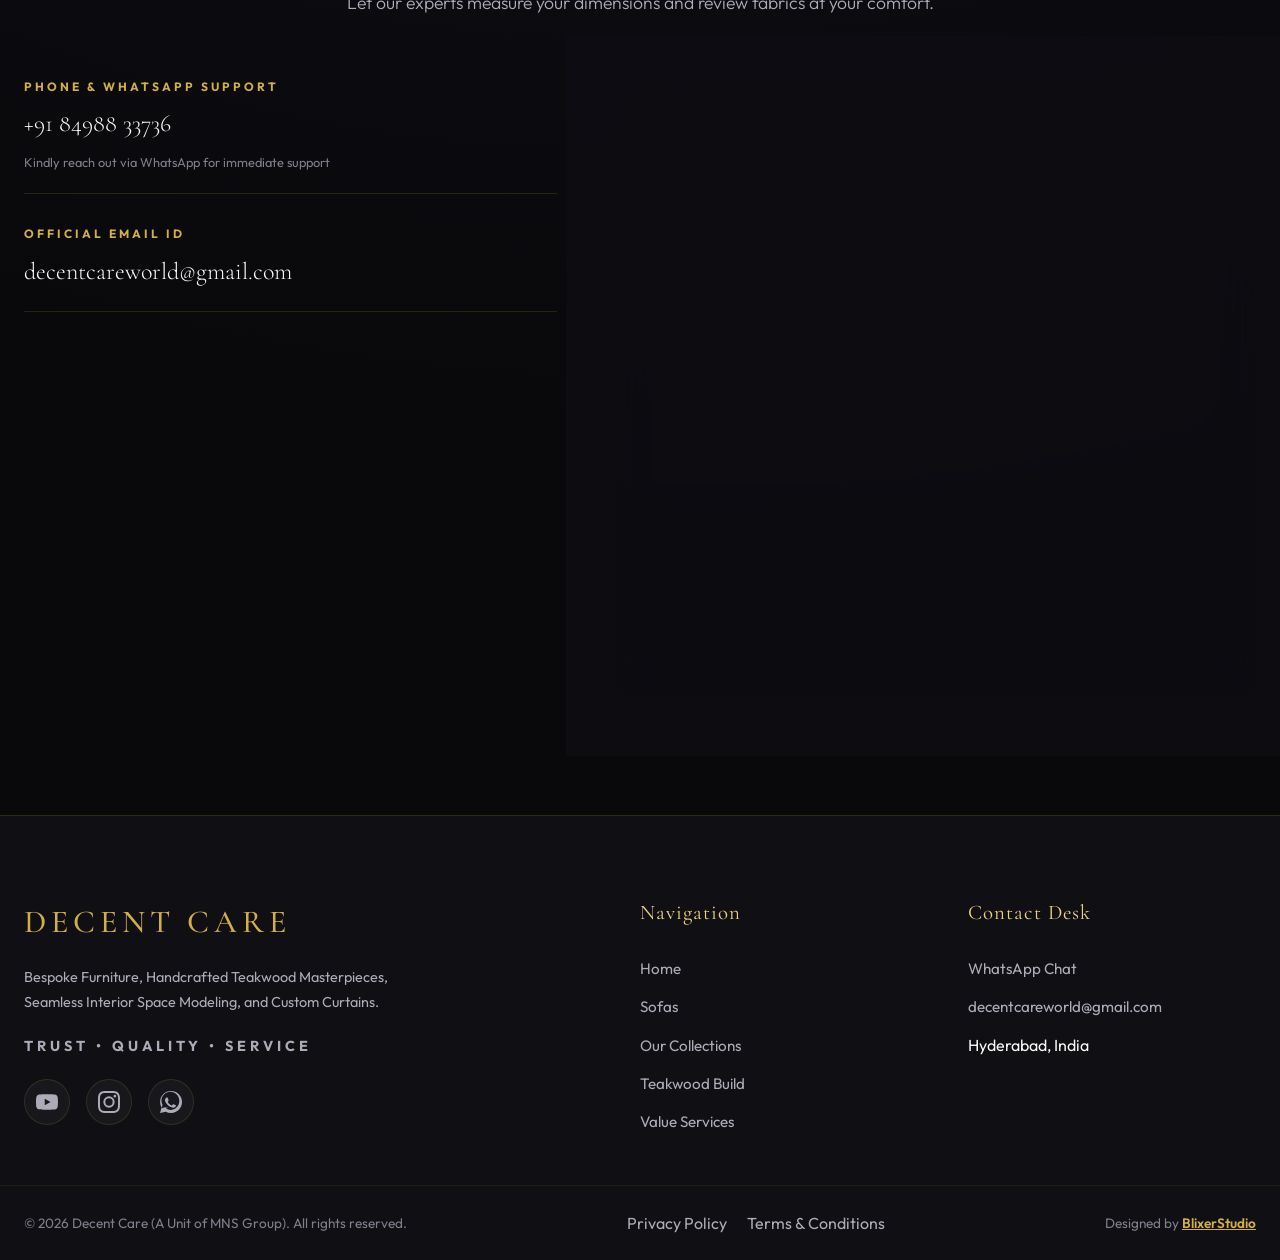
<file: shoe-racks.html>
<!DOCTYPE html>
<html lang="en">
<head>
  <meta charset="UTF-8">
  <meta name="viewport" content="width=device-width, initial-scale=1.0, maximum-scale=5.0">
  
  <!-- Critical SEO Optimization Tags for Footwear Cabinets -->
  <title>Footwear Cabinets with Extra Cupboards Hyderabad | Decent Care</title>
  <meta name="description" content="Footwear cabinets with extra cupboards in Hyderabad from Decent Care (A unit of MNS Group). Ventilated, lockable and fully customized. Book a home visit today!">
  <meta name="keywords" content="footwear cabinet hyderabad, shoe cabinet with cupboards, shoe rack with seat, custom shoe cabinet, decent care footwear cabinets">
  <meta name="author" content="Decent Care Furniture">
  <meta name="robots" content="index, follow">
  
  <!-- Open Graph -->
  <meta property="og:title" content="Footwear Cabinets with Extra Cupboards | Decent Care">
  <meta property="og:description" content="Customized footwear cabinets with extra cupboards. Hyderabad. Trust | Quality | Service.">
  <meta property="og:type" content="website">
  <meta property="og:url" content="https://www.decentcare.in/shoe-racks.html">
  <meta property="og:image" content="https://www.decentcare.in/images/shoe-rack/footwear-cabinet-01.webp">
  
  <!-- Theme Branding & Favicon -->
  <meta name="theme-color" content="#060608">
  <link rel="icon" type="image/svg+xml" href="images/logo/favicon.svg">
  <link rel="icon" type="image/png" sizes="32x32" href="images/logo/favicon-32.png">
  <link rel="apple-touch-icon" href="images/logo/apple-touch-icon.png">
  <link rel="canonical" href="https://www.decentcare.in/shoe-racks.html">

  <!-- Style Link -->
  <link rel="stylesheet" href="css/style.css">
  
  <style>
    .category-hero {
      position: relative;
      padding: 180px 0 80px;
      text-align: center;
      background: linear-gradient(180deg, var(--bg-dark-midnight) 0%, var(--bg-dark-obsidian) 100%);
      border-bottom: 1px solid var(--border-light);
    }
    .product-list {
      padding: 80px 0;
    }
    .product-item {
      margin-bottom: 80px;
    }
    .product-item:last-child {
      margin-bottom: 0;
    }
    .product-grid {
      display: grid;
      grid-template-columns: 1fr;
      gap: 40px;
      align-items: start;
    }
    @media (min-width: 992px) {
      .product-grid {
        grid-template-columns: 1.2fr 1fr;
        gap: 60px;
      }
    }
    .product-gallery {
      display: grid;
      grid-template-columns: 1fr;
      gap: 16px;
    }
    .main-product-img {
      aspect-ratio: 4/3;
      border-radius: var(--radius-lg);
      overflow: hidden;
      border: 1px solid var(--border-light);
      position: relative;
    }
    .main-product-img img {
      width: 100%;
      height: 100%;
      object-fit: cover;
      transition: var(--transition-smooth);
    }
    .main-product-img:hover img {
      transform: scale(1.05);
    }
    .thumbs-product-grid {
      display: grid;
      grid-template-columns: repeat(2, 1fr);
      gap: 16px;
    }
    .thumb-product-img {
      aspect-ratio: 4/3;
      border-radius: var(--radius-md);
      overflow: hidden;
      border: 1px solid var(--border-light);
      position: relative;
    }
    .thumb-product-img img {
      width: 100%;
      height: 100%;
      object-fit: cover;
      transition: var(--transition-smooth);
    }
    .thumb-product-img:hover img {
      transform: scale(1.05);
    }
    .whatsapp-badge {
      position: absolute;
      bottom: 12px;
      left: 12px;
      background: #25D366;
      color: #fff;
      font-size: 0.7rem;
      padding: 6px 12px;
      border-radius: 100px;
      font-weight: 600;
      letter-spacing: 0.5px;
      text-transform: uppercase;
      box-shadow: 0 4px 10px rgba(0,0,0,0.3);
      display: flex;
      align-items: center;
      gap: 6px;
      z-index: 2;
      opacity: 0.9;
      transition: var(--transition-smooth);
    }
    .main-product-img:hover .whatsapp-badge,
    .thumb-product-img:hover .whatsapp-badge {
      opacity: 1;
      transform: scale(1.05);
    }
  </style>
</head>
<body>

  <!-- Sticky Translucent Navigation Header -->
  <header class="header" id="header">
    <div class="container header-inner">
      <a href="index.html" class="logo" aria-label="Decent Care Home">
        <img class="logo-mark" src="images/logo/decent-care-mark.svg" alt="" width="40" height="40">
        <span class="logo-text">
          <span class="logo-title">DECENT CARE</span>
        <span class="logo-sub">FURNITURE · INTERIOR · CURTAINS</span>
        </span>
      </a>
      
      <button class="hamburger" id="hamburger" aria-label="Toggle Navigation Menu" aria-expanded="false" aria-controls="nav">
        <span></span><span></span><span></span>
      </button>
      
      <nav class="nav" id="nav" role="navigation">
        <ul class="nav-list">
          <li><a href="index.html" class="nav-link">Home</a></li>
          <li><a href="sofas.html" class="nav-link">Sofas</a></li>
          <li><a href="index.html#collections" class="nav-link active">Collections</a></li>
          <li><a href="index.html#craftsmanship" class="nav-link">Teakwood</a></li>
          <li><a href="index.html#services" class="nav-link">Doorstep Services</a></li>
          <li><a href="index.html#booking" class="nav-link">Book Visit</a></li>
          <li><a href="index.html#contact" class="nav-link">Contact</a></li>
        </ul>
      </nav>
    </div>
  </header>

  <main>
    
    <!-- Category Hero Header -->
    <section class="category-hero">
      <div class="container">
        <span class="section-badge">Footwear Cabinets</span>
        <h1 class="section-title">Footwear <span class="gold">Cabinets</span> with Extra Cupboards</h1>
        <p class="section-desc">Entryway storage for your footwear, with extra cupboards, made to your space.</p>
      </div>
    </section>

    <!-- Products Showcase List -->
    <section class="product-list">
      <div class="container">
        
        <!-- Product 1: Footwear Cabinets -->
        <article class="product-item">
          <div class="product-grid">
            
            <!-- Gallery Panel (3 Images with WhatsApp Trigger Links) -->
            <div class="product-gallery">
              <a href="https://wa.me/918498833736?text=Hi%20Decent%20Care%21%20I%27m%20very%20interested%20in%20this%20product%20from%20your%20website%3A%20https%3A%2F%2Fdecentcare.in%2Fimages%2Fshoe-rack%2Ffootwear-cabinet-01.webp" target="_blank" rel="noopener" class="main-product-img">
                <img src="images/shoe-rack/footwear-cabinet-01.webp" alt="Footwear cabinet with extra cupboards and cushioned seat unit" loading="lazy" width="1200" height="900">
                <span class="whatsapp-badge">Tap to Enquire</span>
              </a>
              <div class="thumbs-product-grid">
                <a href="https://wa.me/918498833736?text=Hi%20Decent%20Care%21%20I%27m%20very%20interested%20in%20this%20product%20from%20your%20website%3A%20https%3A%2F%2Fdecentcare.in%2Fimages%2Fshoe-rack%2Fshoe-rack-cupboard-01.webp" target="_blank" rel="noopener" class="thumb-product-img">
                <img src="images/shoe-rack/shoe-rack-cupboard-01-sm.webp" alt="Ventilated shoe cupboard" loading="lazy" width="1200" height="900">
                <span class="whatsapp-badge">Enquire</span>
              </a>
                <a href="https://wa.me/918498833736?text=Hi%20Decent%20Care%21%20I%27m%20very%20interested%20in%20this%20product%20from%20your%20website%3A%20https%3A%2F%2Fdecentcare.in%2Fimages%2Fshoe-rack%2Fshoe-rack-design-01.webp" target="_blank" rel="noopener" class="thumb-product-img">
                <img src="images/shoe-rack/shoe-rack-design-01-sm.webp" alt="Wooden shoe rack shelving unit" loading="lazy" width="1200" height="900">
                <span class="whatsapp-badge">Enquire</span>
              </a>
              </div>
            </div>
            
            <!-- Details Panel -->
            <div class="product-info glass-panel" style="padding: 40px;">
              <span class="modal-badge">With Extra Cupboards</span>
              <h2 class="modal-title">Footwear Cabinets</h2>
              <p class="modal-desc">Footwear cabinets with extra cupboards for your entryway. Ventilated doors, lockable cupboards and a cushioned seat unit with storage, made to your size.</p>
              
              <div class="modal-features-list">
                <h4>Highlights & Specifications</h4>
                <ul>
                  <li>Footwear cabinet with extra cupboards</li>
                  <li>Ventilation grilles on the doors for airflow</li>
                  <li>Lockable doors</li>
                  <li>Cushioned seat unit with storage cupboard (as shown)</li>
                  <li>Fully customized to your space</li>
                </ul>
              </div>
              
              <div style="margin-top: 30px;">
                <a href="https://wa.me/918498833736?text=Hi%20Decent%20Care%21%20I%27m%20very%20interested%20in%20your%20Footwear%20Cabinets%20with%20Extra%20Cupboards.%20Please%20send%20me%20designs%20and%20prices." target="_blank" rel="noopener" class="btn btn-primary" style="width: 100%;">
                  WhatsApp Enquiry
                </a>
              </div>
            </div>
            
          </div>
        </article>

      </div>
    </section>

    <!-- Booking consultation form -->
    <section class="section" id="booking" style="border-top: 1px solid var(--border-light);">
      <div class="container">
        <div class="section-header">
          <span class="section-badge">Home Visit</span>
          <h2 class="section-title">Book Your <span class="gold">Home Visit</span> Now</h2>
          <p class="section-desc">Let our experts measure your dimensions and review fabrics at your comfort.</p>
        </div>
        
        <div class="contact-content">
          <div class="contact-info">
            <div class="contact-item">
              <span class="contact-label">Phone & WhatsApp Support</span>
              <a href="https://wa.me/918498833736" target="_blank" rel="noopener">
                <span class="contact-value">+91 84988 33736</span>
              </a>
              <small>Kindly reach out via WhatsApp for immediate support</small>
            </div>
            
            <div class="contact-item">
              <span class="contact-label">Official Email ID</span>
              <a href="mailto:decentcareworld@gmail.com">
                <span class="contact-value">decentcareworld@gmail.com</span>
              </a>
            </div>
          </div>
          
          <form class="contact-form glass-panel" id="homeVisitForm">
            <h3 class="form-title">Schedule Consultation</h3>
            
            <div class="form-group">
              <input type="text" id="visitName" placeholder="Your Name" required aria-label="Your Name">
            </div>
            
            <div class="form-group">
              <input type="tel" id="visitPhone" placeholder="Phone Number" required aria-label="Phone Number">
            </div>
            
            <div class="form-group">
              <input type="text" id="visitAddress" placeholder="Home/Site Address" required aria-label="Site Address">
            </div>
            
            <div class="form-group">
              <select id="visitCategory" required aria-label="Select Interest Category">
                <option value="Custom Order" selected>Bespoke Custom Furniture</option>
                <option value="Sofa Sets">Premium Sofa Set</option>
                <option value="Recliner Sofas">Swivel Recliner Sofa</option>
                <option value="Luxury Beds">Luxury Bed & Headboard</option>
                <option value="Dining Tables">Marble Dining Table</option>
                <option value="Footwear Cabinets">Footwear Cabinet with Extra Cupboards</option>
                <option value="Gas Cylinder Cabinets">Gas Cylinder Cabinet</option>
                <option value="Interior Works">Complete Interior Works</option>
                <option value="Curtains">Premium Curtain Fabrics</option>
              </select>
            </div>
            
            <div class="form-group">
              <textarea id="visitNotes" placeholder="Dimensions or design choices (Optional)..." rows="3" aria-label="Special Requests"></textarea>
            </div>
            
            <button type="submit" class="btn btn-primary">Book Consultation</button>
          </form>
        </div>
      </div>
    </section>

  </main>

  <!-- Footer -->
  <footer class="footer">
    <div class="container footer-inner">
      <div class="footer-brand">
        <div class="footer-logo">DECENT CARE</div>
        <p>Bespoke Furniture, Handcrafted Teakwood Masterpieces, Seamless Interior Space Modeling, and Custom Curtains.</p>
        <p class="footer-motto-line">Trust • Quality • Service</p>
        <div class="footer-socials contact-socials">
          <a href="https://youtube.com/@decentcarefurniture" class="social-circle" target="_blank" rel="noopener" aria-label="Decent Care on YouTube"><svg viewBox="0 0 24 24" aria-hidden="true"><path d="M23.498 6.163a3.003 3.003 0 00-2.11-2.11C19.518 3.545 12 3.545 12 3.545s-7.518 0-9.388.508a3.003 3.003 0 00-2.11 2.11C0 8.033 0 12 0 12s0 3.967.502 5.837a3.003 3.003 0 002.11 2.11c1.87.508 9.388.508 9.388.508s7.518 0 9.388-.508a3.003 3.003 0 002.11-2.11C24 15.967 24 12 24 12s0-3.967-.502-5.837zM9.545 15.568V8.432L15.818 12l-6.273 3.568z"/></svg></a>
          <a href="https://instagram.com/decentcarefurniture" class="social-circle" target="_blank" rel="noopener" aria-label="Decent Care on Instagram"><svg viewBox="0 0 24 24" aria-hidden="true"><path d="M12 2.163c3.204 0 3.584.012 4.85.07 3.252.148 4.771 1.691 4.919 4.919.058 1.265.069 1.645.069 4.849 0 3.205-.012 3.584-.069 4.849-.149 3.225-1.664 4.771-4.919 4.919-1.266.058-1.644.07-4.85.07-3.204 0-3.584-.012-4.849-.07-3.26-.149-4.771-1.699-4.919-4.92-.058-1.265-.07-1.644-.07-4.849 0-3.204.013-3.583.07-4.849.149-3.227 1.664-4.771 4.919-4.919 1.266-.057 1.645-.069 4.849-.069zM12 0C8.741 0 8.333.014 7.053.072 2.695.272.273 2.69.073 7.051.014 8.333 0 8.741 0 12c0 3.259.014 3.668.072 4.948.2 4.358 2.618 6.78 6.98 6.98 1.281.058 1.689.072 4.948.072 3.259 0 3.668-.014 4.948-.072 4.354-.2 6.782-2.618 6.979-6.98.059-1.28.073-1.689.073-4.948 0-3.259-.014-3.667-.072-4.947-.196-4.354-2.617-6.78-6.979-6.98C15.668.014 15.259 0 12 0zm0 5.838a6.162 6.162 0 100 12.324 6.162 6.162 0 000-12.324zM12 16a4 4 0 110-8 4 4 0 010 8zm6.406-11.845a1.44 1.44 0 100 2.881 1.44 1.44 0 000-2.881z"/></svg></a>
          <a href="https://wa.me/918498833736" class="social-circle" target="_blank" rel="noopener" aria-label="Chat with Decent Care on WhatsApp"><svg viewBox="0 0 24 24" aria-hidden="true"><path d="M.057 24l1.687-6.163c-1.041-1.804-1.588-3.849-1.587-5.946C.06 5.348 5.397.01 12.008.01c3.202.001 6.212 1.246 8.477 3.513 2.266 2.268 3.507 5.28 3.505 8.484-.004 6.657-5.34 11.997-11.953 11.997-2.005-.001-3.973-.5-5.739-1.453L0 24zm6.59-4.846c1.6.95 3.188 1.449 4.625 1.451 5.403.002 9.803-4.394 9.806-9.8.001-2.605-1.012-5.054-2.852-6.895C16.388 2.07 13.937.89 11.39.89c-5.411 0-9.815 4.398-9.817 9.8-.001 1.568.419 3.09 1.217 4.474l-.993 3.624 3.702-.971c1.373.748 2.8.117 3.555-.263zm10.233-3.806c-.294-.147-1.738-.858-2.006-.955-.269-.098-.465-.147-.659.147-.195.295-.756.955-.927 1.151-.17.196-.341.219-.635.072-1.959-.979-3.07-1.879-4.043-3.554-.255-.44-.092-.676.055-.823.132-.132.294-.342.44-.512.146-.169.195-.291.293-.487.097-.195.048-.366-.024-.513-.073-.146-.659-1.586-.903-2.172-.238-.574-.479-.496-.659-.505-.17-.008-.366-.01-.561-.01-.195 0-.513.073-.78.366-.269.293-1.025 1.001-1.025 2.441 0 1.439 1.048 2.83 1.195 3.025.147.195 2.062 3.149 4.996 4.413.698.301 1.243.481 1.667.615.7.223 1.34.191 1.844.116.563-.083 1.739-.711 1.983-1.396.244-.684.244-1.27.171-1.396-.073-.122-.269-.195-.562-.342z"/></svg></a>
        </div>
      </div>
      
      <div class="footer-links-col">
        <h4>Navigation</h4>
        <ul>
          <li><a href="index.html">Home</a></li>
          <li><a href="sofas.html">Sofas</a></li>
          <li><a href="index.html#collections">Our Collections</a></li>
          <li><a href="index.html#craftsmanship">Teakwood Build</a></li>
          <li><a href="index.html#services">Value Services</a></li>
        </ul>
      </div>
      
      <div class="footer-links-col">
        <h4>Contact Desk</h4>
        <ul>
          <li><a href="https://wa.me/918498833736" target="_blank" rel="noopener">WhatsApp Chat</a></li>
          <li><a href="mailto:decentcareworld@gmail.com">decentcareworld@gmail.com</a></li>
          <li>Hyderabad, India</li>
        </ul>
      </div>
    </div>
    
    <div class="footer-bottom">
      <div class="container" style="display: flex; justify-content: space-between; align-items: center; flex-wrap: wrap; gap: 16px;">
        <p>&copy; 2026 Decent Care (A Unit of MNS Group). All rights reserved.</p>
        <div class="footer-legal-links" style="display: flex; gap: 20px;">
          <a href="privacy-policy.html" style="color: var(--text-secondary); transition: var(--transition-smooth);" onmouseover="this.style.color='var(--gold-primary)'" onmouseout="this.style.color='var(--text-secondary)'">Privacy Policy</a>
          <a href="terms.html" style="color: var(--text-secondary); transition: var(--transition-smooth);" onmouseover="this.style.color='var(--gold-primary)'" onmouseout="this.style.color='var(--text-secondary)'">Terms & Conditions</a>
        </div>
        <p>Designed by <a href="https://wa.me/916302092709?text=Hi%20BlixerStudio%21%20%F0%9F%91%8B%20I%20came%20from%20this%20website%20page%3A%20https%3A%2F%2Fwww.decentcare.in%2Fshoe-racks.html%20and%20I%20loved%20the%20design.%20Can%20we%20catch%20up%20about%20a%20website%20for%20my%20business%3F" target="_blank" rel="noopener" style="color: var(--gold-primary); font-weight: 600; text-decoration: underline; transition: var(--transition-smooth);" onmouseover="this.style.color='var(--gold-light)'" onmouseout="this.style.color='var(--gold-primary)'">BlixerStudio</a></p>
      </div>
    </div>
  </footer>

  <!-- Floating Actions -->
  <div class="floating-actions-container">
    <button class="float-btn scroll-top-float" id="scrollTopBtn" aria-label="Scroll back to top">↑</button>
    <a class="float-btn whatsapp-float" href="https://wa.me/918498833736?text=Hi%20Decent%20Care!%20I%27m%20very%20interested%20in%20your%20luxury%20furniture." target="_blank" rel="noopener" aria-label="Open chat on WhatsApp"><svg style="width: 26px; height: 26px; fill: currentColor;" viewBox="0 0 24 24" aria-hidden="true"><path d="M.057 24l1.687-6.163c-1.041-1.804-1.588-3.849-1.587-5.946C.06 5.348 5.397.01 12.008.01c3.202.001 6.212 1.246 8.477 3.513 2.266 2.268 3.507 5.28 3.505 8.484-.004 6.657-5.34 11.997-11.953 11.997-2.005-.001-3.973-.5-5.739-1.453L0 24zm6.59-4.846c1.6.95 3.188 1.449 4.625 1.451 5.403.002 9.803-4.394 9.806-9.8.001-2.605-1.012-5.054-2.852-6.895C16.388 2.07 13.937.89 11.39.89c-5.411 0-9.815 4.398-9.817 9.8-.001 1.568.419 3.09 1.217 4.474l-.993 3.624 3.702-.971c1.373.748 2.8.117 3.555-.263zm10.233-3.806c-.294-.147-1.738-.858-2.006-.955-.269-.098-.465-.147-.659.147-.195.295-.756.955-.927 1.151-.17.196-.341.219-.635.072-1.959-.979-3.07-1.879-4.043-3.554-.255-.44-.092-.676.055-.823.132-.132.294-.342.44-.512.146-.169.195-.291.293-.487.097-.195.048-.366-.024-.513-.073-.146-.659-1.586-.903-2.172-.238-.574-.479-.496-.659-.505-.17-.008-.366-.01-.561-.01-.195 0-.513.073-.78.366-.269.293-1.025 1.001-1.025 2.441 0 1.439 1.048 2.83 1.195 3.025.147.195 2.062 3.149 4.996 4.413.698.301 1.243.481 1.667.615.7.223 1.34.191 1.844.116.563-.083 1.739-.711 1.983-1.396.244-.684.244-1.27.171-1.396-.073-.122-.269-.195-.562-.342z"/></svg></a>
  </div>

  <script src="js/data.js"></script>
  <script src="js/script.js"></script>
</body>
</html>
</file>
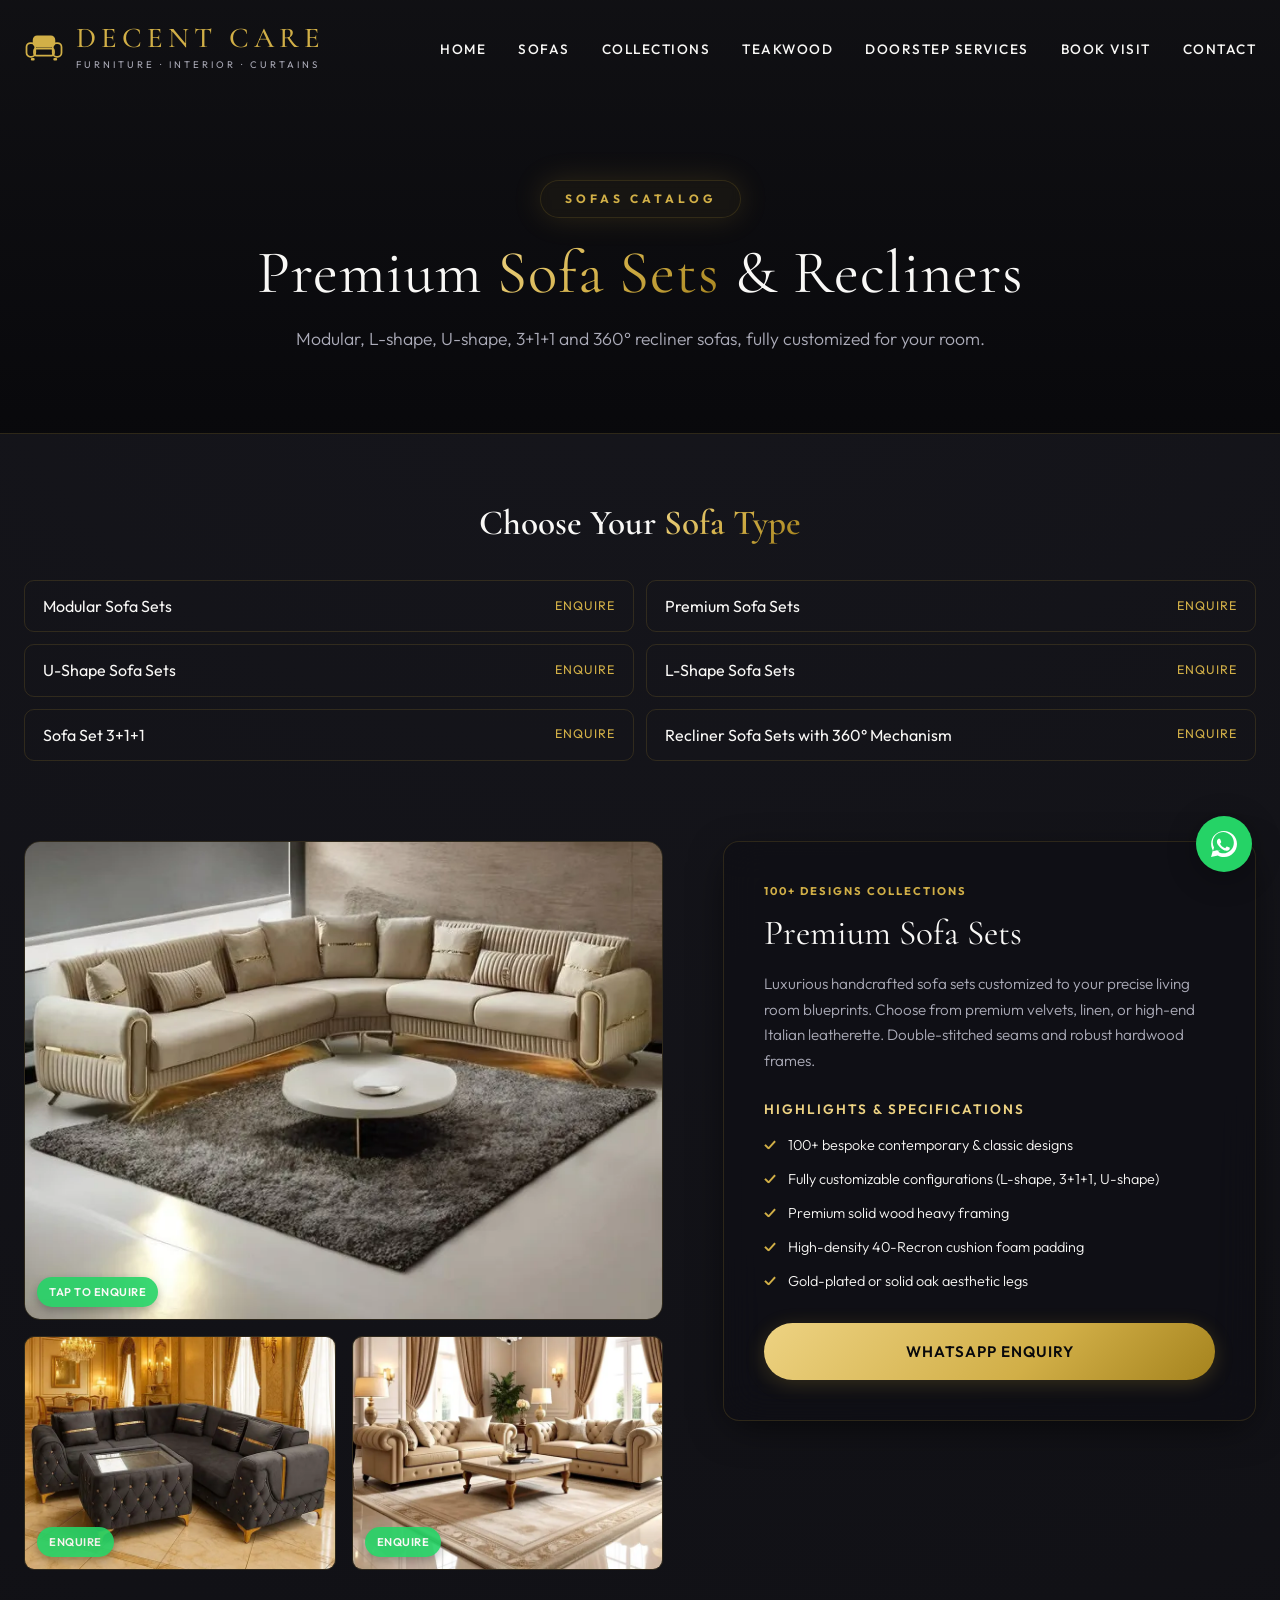
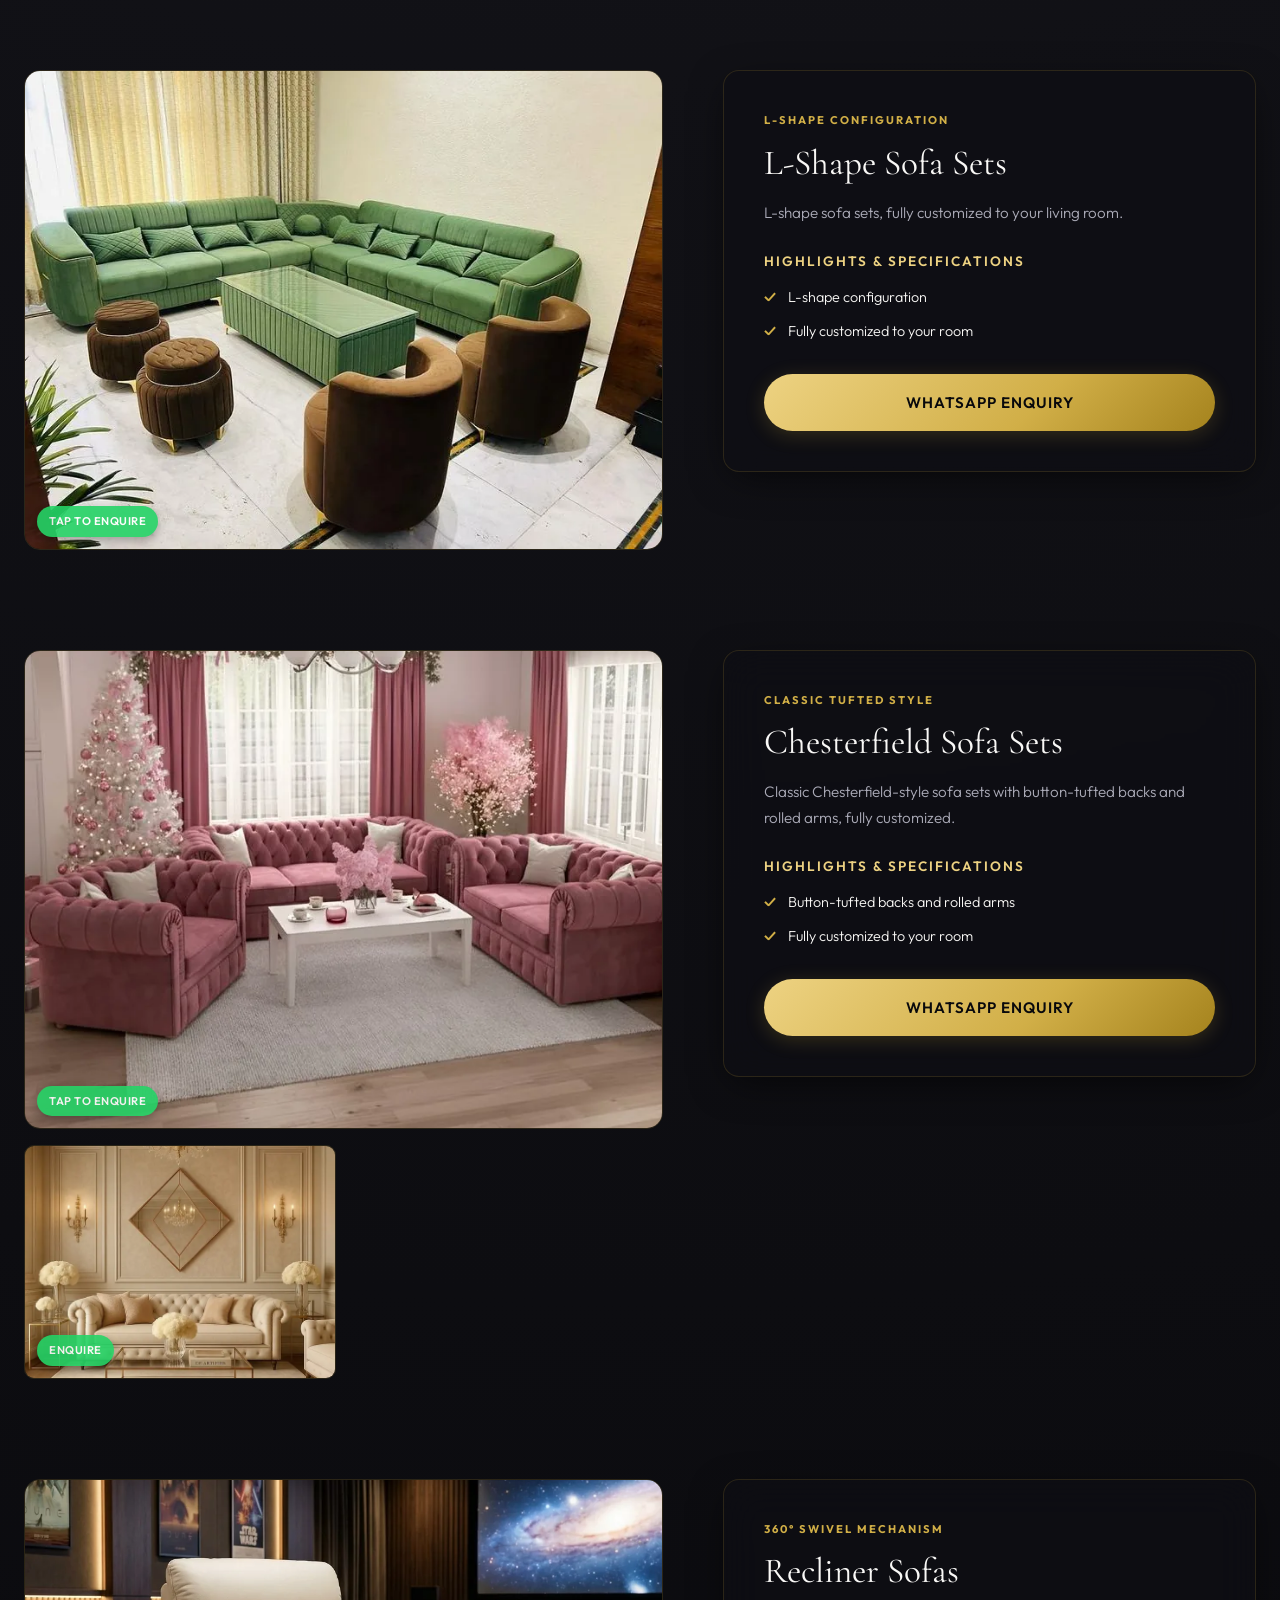
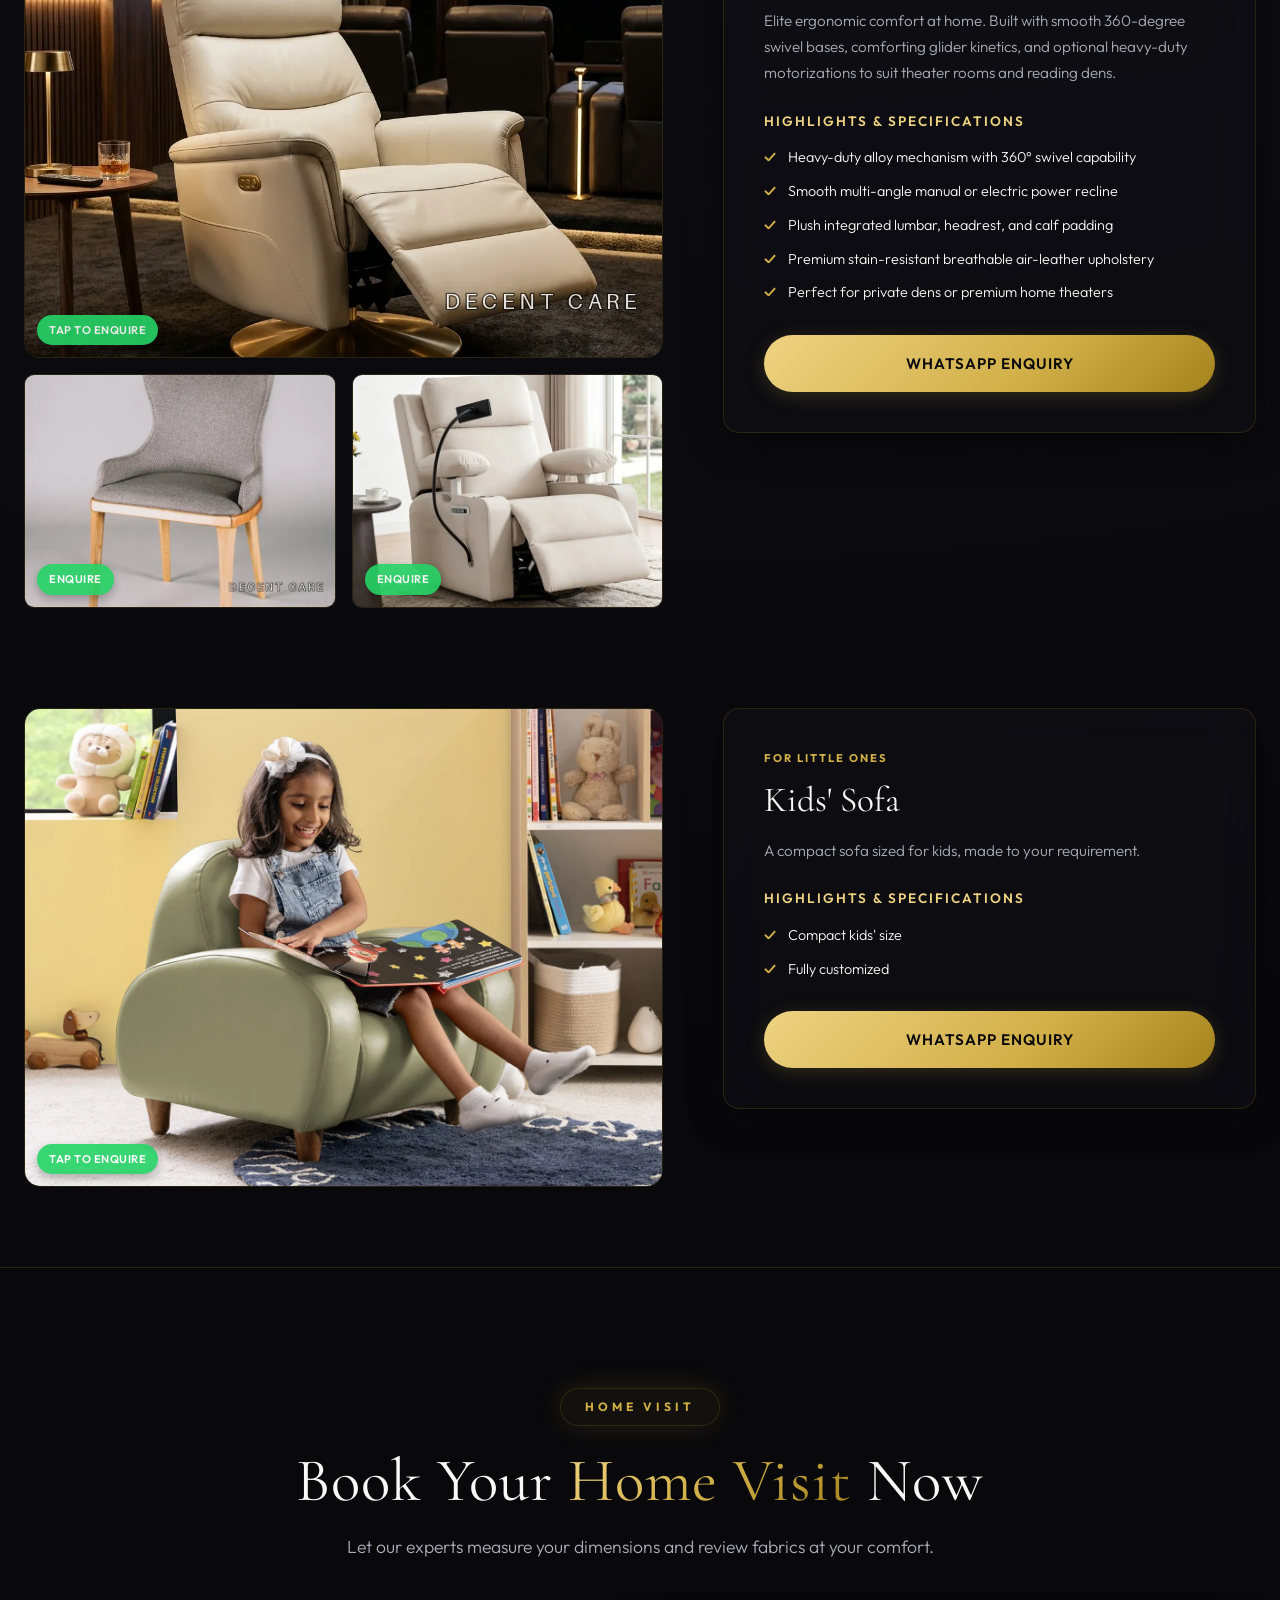
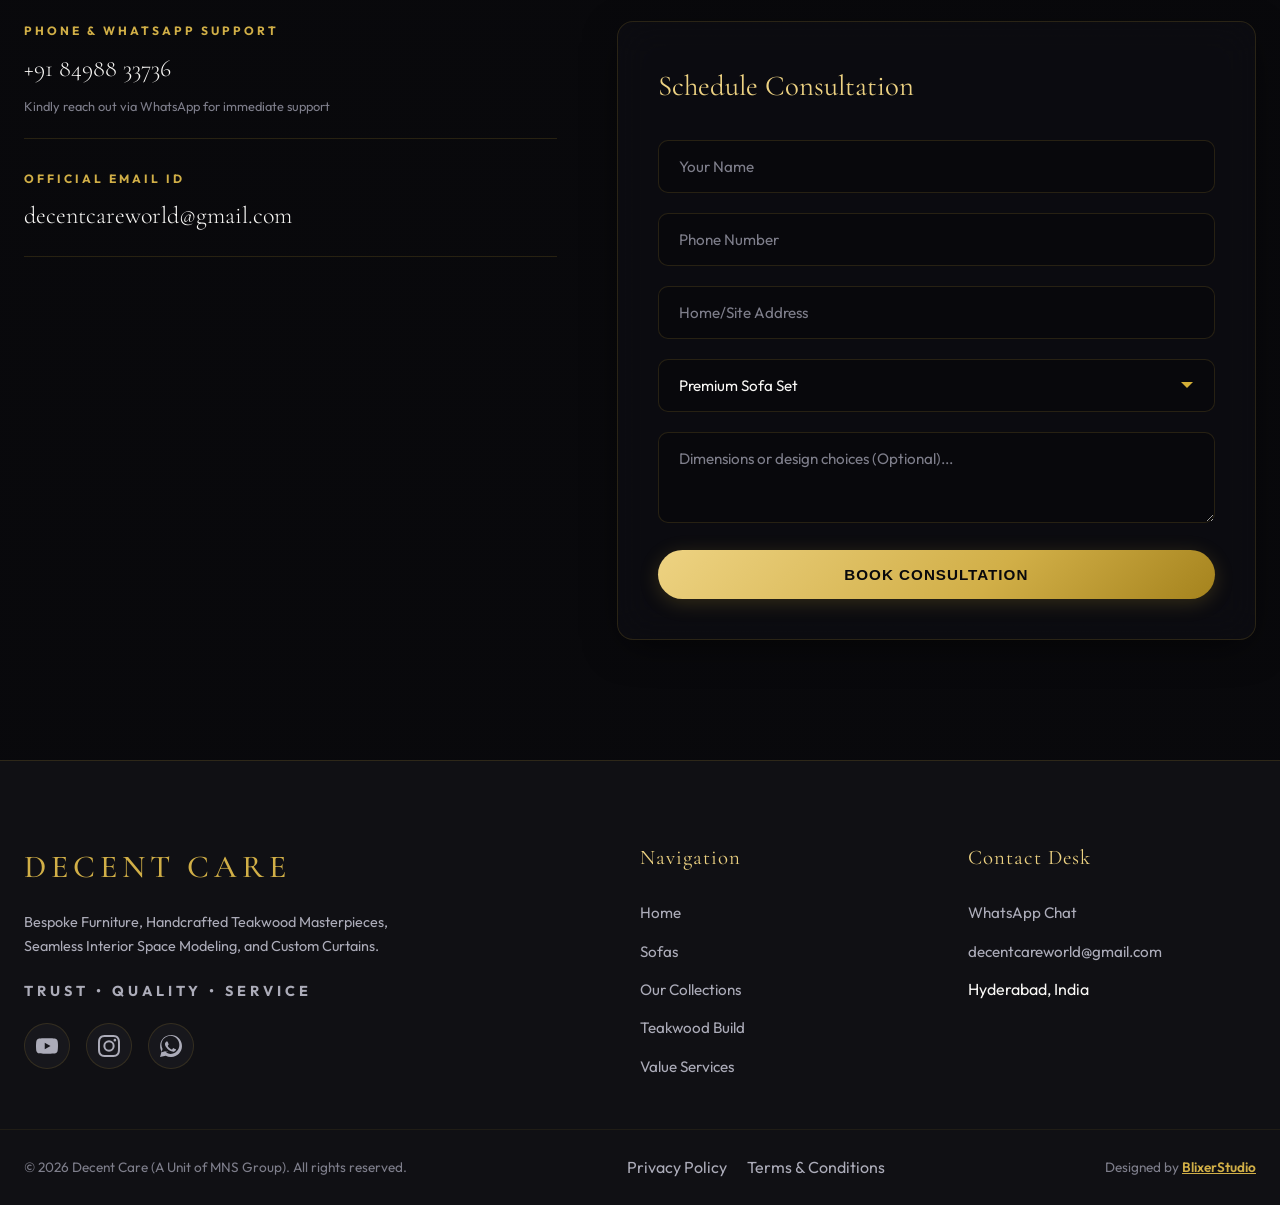
<file: sofas.html>
<!DOCTYPE html>
<html lang="en">
<head>
  <meta charset="UTF-8">
  <meta name="viewport" content="width=device-width, initial-scale=1.0, maximum-scale=5.0">
  
  <!-- Critical SEO Optimization Tags for Sofas -->
  <title>Premium Sofa Sets & Recliner Sofas Hyderabad | Decent Care</title>
  <meta name="description" content="Discover bespoke luxury sofa sets and ergonomic revolving recliner chairs in Hyderabad from Decent Care (A unit of MNS Group). Handcrafted contemporary and classic sofa structures. Custom fabric and leatherette choices. Book a home visit now!">
  <meta name="keywords" content="luxury sofa sets hyderabad, recliner sofas, swivel recliners, custom l-shape sofas, designer lounge couches, decent care sofas">
  <meta name="author" content="Decent Care Furniture">
  <meta name="robots" content="index, follow">
  
  <!-- Open Graph -->
  <meta property="og:title" content="Luxury Sofa Sets & Recliners | Decent Care">
  <meta property="og:description" content="Enhance your living space with custom 3+1+1, L-shape and recliner sofas. Premium quality heavy wood frames and 40-Recron cushions. Trust | Quality | Service.">
  <meta property="og:type" content="website">
  <meta property="og:url" content="https://www.decentcare.in/sofas.html">
  <meta property="og:image" content="https://www.decentcare.in/images/sofas/premium-sofa-set-01.webp">
  
  <!-- Theme Branding & Favicon -->
  <meta name="theme-color" content="#060608">
  <link rel="icon" type="image/svg+xml" href="images/logo/favicon.svg">
  <link rel="icon" type="image/png" sizes="32x32" href="images/logo/favicon-32.png">
  <link rel="apple-touch-icon" href="images/logo/apple-touch-icon.png">
  <link rel="canonical" href="https://www.decentcare.in/sofas.html">

  <!-- Style Link -->
  <link rel="stylesheet" href="css/style.css">
  
  <style>
    .category-hero {
      position: relative;
      padding: 180px 0 80px;
      text-align: center;
      background: linear-gradient(180deg, var(--bg-dark-midnight) 0%, var(--bg-dark-obsidian) 100%);
      border-bottom: 1px solid var(--border-light);
    }
    .product-list {
      padding: 80px 0;
    }
    .product-item {
      margin-bottom: 80px;
    }
    .product-item:last-child {
      margin-bottom: 0;
    }
    .product-grid {
      display: grid;
      grid-template-columns: 1fr;
      gap: 40px;
      align-items: start;
    }
    @media (min-width: 992px) {
      .product-grid {
        grid-template-columns: 1.2fr 1fr;
        gap: 60px;
      }
    }
    .product-gallery {
      display: grid;
      grid-template-columns: 1fr;
      gap: 16px;
    }
    .main-product-img {
      aspect-ratio: 4/3;
      border-radius: var(--radius-lg);
      overflow: hidden;
      border: 1px solid var(--border-light);
      position: relative;
    }
    .main-product-img img {
      width: 100%;
      height: 100%;
      object-fit: cover;
      transition: var(--transition-smooth);
    }
    .main-product-img:hover img {
      transform: scale(1.05);
    }
    .thumbs-product-grid {
      display: grid;
      grid-template-columns: repeat(2, 1fr);
      gap: 16px;
    }
    .thumb-product-img {
      aspect-ratio: 4/3;
      border-radius: var(--radius-md);
      overflow: hidden;
      border: 1px solid var(--border-light);
      position: relative;
    }
    .thumb-product-img img {
      width: 100%;
      height: 100%;
      object-fit: cover;
      transition: var(--transition-smooth);
    }
    .thumb-product-img:hover img {
      transform: scale(1.05);
    }
    .whatsapp-badge {
      position: absolute;
      bottom: 12px;
      left: 12px;
      background: #25D366;
      color: #fff;
      font-size: 0.7rem;
      padding: 6px 12px;
      border-radius: 100px;
      font-weight: 600;
      letter-spacing: 0.5px;
      text-transform: uppercase;
      box-shadow: 0 4px 10px rgba(0,0,0,0.3);
      display: flex;
      align-items: center;
      gap: 6px;
      z-index: 2;
      opacity: 0.9;
      transition: var(--transition-smooth);
    }
    .main-product-img:hover .whatsapp-badge,
    .thumb-product-img:hover .whatsapp-badge {
      opacity: 1;
      transform: scale(1.05);
    }
  </style>
</head>
<body>

  <!-- Sticky Translucent Navigation Header -->
  <header class="header" id="header">
    <div class="container header-inner">
      <a href="index.html" class="logo" aria-label="Decent Care Home">
        <img class="logo-mark" src="images/logo/decent-care-mark.svg" alt="" width="40" height="40">
        <span class="logo-text">
          <span class="logo-title">DECENT CARE</span>
        <span class="logo-sub">FURNITURE · INTERIOR · CURTAINS</span>
        </span>
      </a>
      
      <button class="hamburger" id="hamburger" aria-label="Toggle Navigation Menu" aria-expanded="false" aria-controls="nav">
        <span></span><span></span><span></span>
      </button>
      
      <nav class="nav" id="nav" role="navigation">
        <ul class="nav-list">
          <li><a href="index.html" class="nav-link">Home</a></li>
          <li><a href="sofas.html" class="nav-link active">Sofas</a></li>
          <li><a href="index.html#collections" class="nav-link">Collections</a></li>
          <li><a href="index.html#craftsmanship" class="nav-link">Teakwood</a></li>
          <li><a href="index.html#services" class="nav-link">Doorstep Services</a></li>
          <li><a href="index.html#booking" class="nav-link">Book Visit</a></li>
          <li><a href="index.html#contact" class="nav-link">Contact</a></li>
        </ul>
      </nav>
    </div>
  </header>

  <main>
    
    <!-- Category Hero Header -->
    <section class="category-hero">
      <div class="container">
        <span class="section-badge">Sofas Catalog</span>
        <h1 class="section-title">Premium <span class="gold">Sofa Sets</span> & Recliners</h1>
        <p class="section-desc">Modular, L-shape, U-shape, 3+1+1 and 360° recliner sofas, fully customized for your room.</p>
      </div>
    </section>

    <!-- Sofa types (from the client's product list) -->
    <section class="sofa-types-sec">
      <div class="container">
        <h2 class="sofa-types-title">Choose Your <span class="gold">Sofa Type</span></h2>
          <ul class="sofa-types" aria-label="Sofa types">
            <li><a class="sofa-type" href="https://wa.me/918498833736?text=Hi%20Decent%20Care%21%20I%20am%20interested%20in%20Modular%20Sofa%20Sets.%20Please%20send%20me%20designs%20and%20prices." target="_blank" rel="noopener"><span>Modular Sofa Sets</span><span aria-hidden="true">Enquire</span></a></li>
            <li><a class="sofa-type" href="https://wa.me/918498833736?text=Hi%20Decent%20Care%21%20I%20am%20interested%20in%20Premium%20Sofa%20Sets.%20Please%20send%20me%20designs%20and%20prices." target="_blank" rel="noopener"><span>Premium Sofa Sets</span><span aria-hidden="true">Enquire</span></a></li>
            <li><a class="sofa-type" href="https://wa.me/918498833736?text=Hi%20Decent%20Care%21%20I%20am%20interested%20in%20U-Shape%20Sofa%20Sets.%20Please%20send%20me%20designs%20and%20prices." target="_blank" rel="noopener"><span>U-Shape Sofa Sets</span><span aria-hidden="true">Enquire</span></a></li>
            <li><a class="sofa-type" href="https://wa.me/918498833736?text=Hi%20Decent%20Care%21%20I%20am%20interested%20in%20L-Shape%20Sofa%20Sets.%20Please%20send%20me%20designs%20and%20prices." target="_blank" rel="noopener"><span>L-Shape Sofa Sets</span><span aria-hidden="true">Enquire</span></a></li>
            <li><a class="sofa-type" href="https://wa.me/918498833736?text=Hi%20Decent%20Care%21%20I%20am%20interested%20in%20Sofa%20Set%203%2B1%2B1.%20Please%20send%20me%20designs%20and%20prices." target="_blank" rel="noopener"><span>Sofa Set 3+1+1</span><span aria-hidden="true">Enquire</span></a></li>
            <li><a class="sofa-type" href="https://wa.me/918498833736?text=Hi%20Decent%20Care%21%20I%20am%20interested%20in%20Recliner%20Sofa%20Sets%20with%20360%C2%B0%20Mechanism.%20Please%20send%20me%20designs%20and%20prices." target="_blank" rel="noopener"><span>Recliner Sofa Sets with 360° Mechanism</span><span aria-hidden="true">Enquire</span></a></li>
          </ul>
      </div>
    </section>

    <!-- Products Showcase List -->
    <section class="product-list">
      <div class="container">
        
        <!-- Product 1: Premium Sofa Sets -->
        <article class="product-item">
          <div class="product-grid">
            
            <!-- Gallery Panel (3 Images with WhatsApp Trigger Links) -->
            <div class="product-gallery">
              <a href="https://wa.me/918498833736?text=Hi%20Decent%20Care!%20I%27m%20very%20interested%20in%20this%20product%20from%20your%20website:%20https://decentcare.in/images/sofas/premium-sofa-set-01.webp" target="_blank" rel="noopener" class="main-product-img">
                <img src="images/sofas/premium-sofa-set-01.webp" alt="Premium sofa set design" loading="lazy" decoding="async">
                <span class="whatsapp-badge">Tap to Enquire</span>
              </a>
              <div class="thumbs-product-grid">
                <a href="https://wa.me/918498833736?text=Hi%20Decent%20Care!%20I%27m%20very%20interested%20in%20this%20product%20from%20your%20website:%20https://decentcare.in/images/sofas/premium-sofa-set-02.webp" target="_blank" rel="noopener" class="thumb-product-img">
                  <img src="images/sofas/premium-sofa-set-02-sm.webp" alt="Luxury sofa modern variant" loading="lazy" decoding="async">
                  <span class="whatsapp-badge">Enquire</span>
                </a>
                <a href="https://wa.me/918498833736?text=Hi%20Decent%20Care!%20I%27m%20very%20interested%20in%20this%20product%20from%20your%20website:%20https://decentcare.in/images/sofas/premium-sofa-set-03.webp" target="_blank" rel="noopener" class="thumb-product-img">
                  <img src="images/sofas/premium-sofa-set-03-sm.webp" alt="Modern lounge sofa set" loading="lazy" decoding="async">
                  <span class="whatsapp-badge">Enquire</span>
                </a>
              </div>
            </div>
            
            <!-- Details Panel -->
            <div class="product-info glass-panel" style="padding: 40px;">
              <span class="modal-badge">100+ Designs Collections</span>
              <h2 class="modal-title">Premium Sofa Sets</h2>
              <p class="modal-desc">Luxurious handcrafted sofa sets customized to your precise living room blueprints. Choose from premium velvets, linen, or high-end Italian leatherette. Double-stitched seams and robust hardwood frames.</p>
              
              <div class="modal-features-list">
                <h4>Highlights & Specifications</h4>
                <ul>
                  <li>100+ bespoke contemporary & classic designs</li>
                  <li>Fully customizable configurations (L-shape, 3+1+1, U-shape)</li>
                  <li>Premium solid wood heavy framing</li>
                  <li>High-density 40-Recron cushion foam padding</li>
                  <li>Gold-plated or solid oak aesthetic legs</li>
                </ul>
              </div>
              
              <div style="margin-top: 30px;">
                <a href="https://wa.me/918498833736?text=Hi%20Decent%20Care!%20I%27m%20very%20interested%20in%20your%20Premium%20Sofa%20Sets%20collection.%20Please%20send%20me%20design%20catalogs%20and%20prices." target="_blank" rel="noopener" class="btn btn-primary" style="width: 100%;">
                  WhatsApp Enquiry
                </a>
              </div>
            </div>
            
          </div>
        </article>

        <!-- Product: L-Shape Sofa Sets -->
        <article class="product-item" style="margin-top: 100px;">
          <div class="product-grid">

            <div class="product-gallery">
              <a href="https://wa.me/918498833736?text=Hi%20Decent%20Care%21%20I%27m%20very%20interested%20in%20this%20product%20from%20your%20website%3A%20https%3A%2F%2Fdecentcare.in%2Fimages%2Fsofas%2Fl-shape-sofa-set-01.webp" target="_blank" rel="noopener" class="main-product-img">
                <img src="images/sofas/l-shape-sofa-set-01.webp" alt="L-shape corner sofa set with coffee table and accent chairs" loading="lazy" width="1200" height="900">
                <span class="whatsapp-badge">Tap to Enquire</span>
              </a>
            </div>

            <div class="product-info glass-panel" style="padding: 40px;">
              <span class="modal-badge">L-Shape Configuration</span>
              <h2 class="modal-title">L-Shape Sofa Sets</h2>
              <p class="modal-desc">L-shape sofa sets, fully customized to your living room.</p>

              <div class="modal-features-list">
                <h4>Highlights & Specifications</h4>
                <ul>
                  <li>L-shape configuration</li>
                  <li>Fully customized to your room</li>
                </ul>
              </div>

              <div style="margin-top: 30px;">
                <a href="https://wa.me/918498833736?text=Hi%20Decent%20Care%21%20I%27m%20very%20interested%20in%20L-Shape%20Sofa%20Sets.%20Please%20send%20me%20designs%20and%20prices." target="_blank" rel="noopener" class="btn btn-primary" style="width: 100%;">
                  WhatsApp Enquiry
                </a>
              </div>
            </div>

          </div>
        </article>

        <!-- Product: Chesterfield Sofa Sets -->
        <article class="product-item" style="margin-top: 100px;">
          <div class="product-grid">

            <div class="product-gallery">
              <a href="https://wa.me/918498833736?text=Hi%20Decent%20Care%21%20I%27m%20very%20interested%20in%20this%20product%20from%20your%20website%3A%20https%3A%2F%2Fdecentcare.in%2Fimages%2Fsofas%2Fchesterfield-sofa-set-01.webp" target="_blank" rel="noopener" class="main-product-img">
                <img src="images/sofas/chesterfield-sofa-set-01.webp" alt="Pink Chesterfield sofa set in a living room" loading="lazy" width="1200" height="900">
                <span class="whatsapp-badge">Tap to Enquire</span>
              </a>
              <div class="thumbs-product-grid">
                <a href="https://wa.me/918498833736?text=Hi%20Decent%20Care%21%20I%27m%20very%20interested%20in%20this%20product%20from%20your%20website%3A%20https%3A%2F%2Fdecentcare.in%2Fimages%2Fsofas%2Fchesterfield-sofa-3-seater-01.webp" target="_blank" rel="noopener" class="thumb-product-img">
                <img src="images/sofas/chesterfield-sofa-3-seater-01-sm.webp" alt="Cream Chesterfield 3-seater sofa" loading="lazy" width="1200" height="900">
                <span class="whatsapp-badge">Enquire</span>
              </a>
              </div>
            </div>

            <div class="product-info glass-panel" style="padding: 40px;">
              <span class="modal-badge">Classic Tufted Style</span>
              <h2 class="modal-title">Chesterfield Sofa Sets</h2>
              <p class="modal-desc">Classic Chesterfield-style sofa sets with button-tufted backs and rolled arms, fully customized.</p>

              <div class="modal-features-list">
                <h4>Highlights & Specifications</h4>
                <ul>
                  <li>Button-tufted backs and rolled arms</li>
                  <li>Fully customized to your room</li>
                </ul>
              </div>

              <div style="margin-top: 30px;">
                <a href="https://wa.me/918498833736?text=Hi%20Decent%20Care%21%20I%27m%20very%20interested%20in%20Chesterfield%20Sofa%20Sets.%20Please%20send%20me%20designs%20and%20prices." target="_blank" rel="noopener" class="btn btn-primary" style="width: 100%;">
                  WhatsApp Enquiry
                </a>
              </div>
            </div>

          </div>
        </article>

        <!-- Product 2: Recliner Sofas -->
        <article class="product-item" style="margin-top: 100px;">
          <div class="product-grid">
            
            <!-- Gallery Panel (3 Images with WhatsApp Trigger Links) -->
            <div class="product-gallery">
              <a href="https://wa.me/918498833736?text=Hi%20Decent%20Care!%20I%27m%20very%20interested%20in%20this%20product%20from%20your%20website:%20https://decentcare.in/images/sofas/recliner-sofa-01.webp" target="_blank" rel="noopener" class="main-product-img">
                <img src="images/sofas/recliner-sofa-01.webp" alt="Ergonomic Swivel Recliner" loading="lazy" decoding="async">
                <span class="whatsapp-badge">Tap to Enquire</span>
              </a>
              <div class="thumbs-product-grid">
                <a href="https://wa.me/918498833736?text=Hi%20Decent%20Care!%20I%27m%20very%20interested%20in%20this%20product%20from%20your%20website:%20https://decentcare.in/images/sofas/recliner-sofa-02.webp" target="_blank" rel="noopener" class="thumb-product-img">
                  <img src="images/sofas/recliner-sofa-02-sm.webp" alt="Brown leather recliner chair" loading="lazy" decoding="async">
                  <span class="whatsapp-badge">Enquire</span>
                </a>
                <a href="https://wa.me/918498833736?text=Hi%20Decent%20Care!%20I%27m%20very%20interested%20in%20this%20product%20from%20your%20website:%20https://decentcare.in/images/sofas/recliner-sofa-03.webp" target="_blank" rel="noopener" class="thumb-product-img">
                  <img src="images/sofas/recliner-sofa-03-sm.webp" alt="Premium comfort reclining seat" loading="lazy" decoding="async">
                  <span class="whatsapp-badge">Enquire</span>
                </a>
              </div>
            </div>
            
            <!-- Details Panel -->
            <div class="product-info glass-panel" style="padding: 40px;">
              <span class="modal-badge">360° Swivel Mechanism</span>
              <h2 class="modal-title">Recliner Sofas</h2>
              <p class="modal-desc">Elite ergonomic comfort at home. Built with smooth 360-degree swivel bases, comforting glider kinetics, and optional heavy-duty motorizations to suit theater rooms and reading dens.</p>
              
              <div class="modal-features-list">
                <h4>Highlights & Specifications</h4>
                <ul>
                  <li>Heavy-duty alloy mechanism with 360° swivel capability</li>
                  <li>Smooth multi-angle manual or electric power recline</li>
                  <li>Plush integrated lumbar, headrest, and calf padding</li>
                  <li>Premium stain-resistant breathable air-leather upholstery</li>
                  <li>Perfect for private dens or premium home theaters</li>
                </ul>
              </div>
              
              <div style="margin-top: 30px;">
                <a href="https://wa.me/918498833736?text=Hi%20Decent%20Care!%20I%27m%20very%20interested%20in%20your%20Recliner%20Sofas%20collection.%20Please%20send%20me%20colors%20and%20pricing." target="_blank" rel="noopener" class="btn btn-primary" style="width: 100%;">
                  WhatsApp Enquiry
                </a>
              </div>
            </div>
            
          </div>
        </article>

        <!-- Product: Kids' Sofa -->
        <article class="product-item" style="margin-top: 100px;">
          <div class="product-grid">

            <div class="product-gallery">
              <a href="https://wa.me/918498833736?text=Hi%20Decent%20Care%21%20I%27m%20very%20interested%20in%20this%20product%20from%20your%20website%3A%20https%3A%2F%2Fdecentcare.in%2Fimages%2Fsofas%2Fkids-sofa-01.webp" target="_blank" rel="noopener" class="main-product-img">
                <img src="images/sofas/kids-sofa-01.webp" alt="Child reading on a green kids' sofa" loading="lazy" width="1200" height="900">
                <span class="whatsapp-badge">Tap to Enquire</span>
              </a>
            </div>

            <div class="product-info glass-panel" style="padding: 40px;">
              <span class="modal-badge">For Little Ones</span>
              <h2 class="modal-title">Kids' Sofa</h2>
              <p class="modal-desc">A compact sofa sized for kids, made to your requirement.</p>

              <div class="modal-features-list">
                <h4>Highlights & Specifications</h4>
                <ul>
                  <li>Compact kids' size</li>
                  <li>Fully customized</li>
                </ul>
              </div>

              <div style="margin-top: 30px;">
                <a href="https://wa.me/918498833736?text=Hi%20Decent%20Care%21%20I%27m%20very%20interested%20in%20a%20Kids%27%20Sofa.%20Please%20send%20me%20designs%20and%20prices." target="_blank" rel="noopener" class="btn btn-primary" style="width: 100%;">
                  WhatsApp Enquiry
                </a>
              </div>
            </div>

          </div>
        </article>

      </div>
    </section>

    <!-- Booking consultation form -->
    <section class="section" id="booking" style="border-top: 1px solid var(--border-light);">
      <div class="container">
        <div class="section-header">
          <span class="section-badge">Home Visit</span>
          <h2 class="section-title">Book Your <span class="gold">Home Visit</span> Now</h2>
          <p class="section-desc">Let our experts measure your dimensions and review fabrics at your comfort.</p>
        </div>
        
        <div class="contact-content">
          <div class="contact-info">
            <div class="contact-item">
              <span class="contact-label">Phone & WhatsApp Support</span>
              <a href="https://wa.me/918498833736" target="_blank" rel="noopener">
                <span class="contact-value">+91 84988 33736</span>
              </a>
              <small>Kindly reach out via WhatsApp for immediate support</small>
            </div>
            
            <div class="contact-item">
              <span class="contact-label">Official Email ID</span>
              <a href="mailto:decentcareworld@gmail.com">
                <span class="contact-value">decentcareworld@gmail.com</span>
              </a>
            </div>
          </div>
          
          <form class="contact-form glass-panel" id="homeVisitForm">
            <h3 class="form-title">Schedule Consultation</h3>
            
            <div class="form-group">
              <input type="text" id="visitName" placeholder="Your Name" required aria-label="Your Name">
            </div>
            
            <div class="form-group">
              <input type="tel" id="visitPhone" placeholder="Phone Number" required aria-label="Phone Number">
            </div>
            
            <div class="form-group">
              <input type="text" id="visitAddress" placeholder="Home/Site Address" required aria-label="Site Address">
            </div>
            
            <div class="form-group">
              <select id="visitCategory" required aria-label="Select Interest Category">
                <option value="Sofa Sets" selected>Premium Sofa Set</option>
                <option value="Recliner Sofas">Swivel Recliner Sofa</option>
                <option value="Luxury Beds">Luxury Bed & Headboard</option>
                <option value="Dining Tables">Marble Dining Table</option>
                <option value="Footwear Cabinets">Footwear Cabinet with Extra Cupboards</option>
                <option value="Gas Cylinder Cabinets">Gas Cylinder Cabinet</option>
                <option value="Interior Works">Complete Interior Works</option>
                <option value="Curtains">Premium Curtain Fabrics</option>
                <option value="Custom Order">Bespoke Custom Furniture</option>
              </select>
            </div>
            
            <div class="form-group">
              <textarea id="visitNotes" placeholder="Dimensions or design choices (Optional)..." rows="3" aria-label="Special Requests"></textarea>
            </div>
            
            <button type="submit" class="btn btn-primary">Book Consultation</button>
          </form>
        </div>
      </div>
    </section>

  </main>

  <!-- Footer -->
  <footer class="footer">
    <div class="container footer-inner">
      <div class="footer-brand">
        <div class="footer-logo">DECENT CARE</div>
        <p>Bespoke Furniture, Handcrafted Teakwood Masterpieces, Seamless Interior Space Modeling, and Custom Curtains.</p>
        <p class="footer-motto-line">Trust • Quality • Service</p>
        <div class="footer-socials contact-socials">
          <a href="https://youtube.com/@decentcarefurniture" class="social-circle" target="_blank" rel="noopener" aria-label="Decent Care on YouTube"><svg viewBox="0 0 24 24" aria-hidden="true"><path d="M23.498 6.163a3.003 3.003 0 00-2.11-2.11C19.518 3.545 12 3.545 12 3.545s-7.518 0-9.388.508a3.003 3.003 0 00-2.11 2.11C0 8.033 0 12 0 12s0 3.967.502 5.837a3.003 3.003 0 002.11 2.11c1.87.508 9.388.508 9.388.508s7.518 0 9.388-.508a3.003 3.003 0 002.11-2.11C24 15.967 24 12 24 12s0-3.967-.502-5.837zM9.545 15.568V8.432L15.818 12l-6.273 3.568z"/></svg></a>
          <a href="https://instagram.com/decentcarefurniture" class="social-circle" target="_blank" rel="noopener" aria-label="Decent Care on Instagram"><svg viewBox="0 0 24 24" aria-hidden="true"><path d="M12 2.163c3.204 0 3.584.012 4.85.07 3.252.148 4.771 1.691 4.919 4.919.058 1.265.069 1.645.069 4.849 0 3.205-.012 3.584-.069 4.849-.149 3.225-1.664 4.771-4.919 4.919-1.266.058-1.644.07-4.85.07-3.204 0-3.584-.012-4.849-.07-3.26-.149-4.771-1.699-4.919-4.92-.058-1.265-.07-1.644-.07-4.849 0-3.204.013-3.583.07-4.849.149-3.227 1.664-4.771 4.919-4.919 1.266-.057 1.645-.069 4.849-.069zM12 0C8.741 0 8.333.014 7.053.072 2.695.272.273 2.69.073 7.051.014 8.333 0 8.741 0 12c0 3.259.014 3.668.072 4.948.2 4.358 2.618 6.78 6.98 6.98 1.281.058 1.689.072 4.948.072 3.259 0 3.668-.014 4.948-.072 4.354-.2 6.782-2.618 6.979-6.98.059-1.28.073-1.689.073-4.948 0-3.259-.014-3.667-.072-4.947-.196-4.354-2.617-6.78-6.979-6.98C15.668.014 15.259 0 12 0zm0 5.838a6.162 6.162 0 100 12.324 6.162 6.162 0 000-12.324zM12 16a4 4 0 110-8 4 4 0 010 8zm6.406-11.845a1.44 1.44 0 100 2.881 1.44 1.44 0 000-2.881z"/></svg></a>
          <a href="https://wa.me/918498833736" class="social-circle" target="_blank" rel="noopener" aria-label="Chat with Decent Care on WhatsApp"><svg viewBox="0 0 24 24" aria-hidden="true"><path d="M.057 24l1.687-6.163c-1.041-1.804-1.588-3.849-1.587-5.946C.06 5.348 5.397.01 12.008.01c3.202.001 6.212 1.246 8.477 3.513 2.266 2.268 3.507 5.28 3.505 8.484-.004 6.657-5.34 11.997-11.953 11.997-2.005-.001-3.973-.5-5.739-1.453L0 24zm6.59-4.846c1.6.95 3.188 1.449 4.625 1.451 5.403.002 9.803-4.394 9.806-9.8.001-2.605-1.012-5.054-2.852-6.895C16.388 2.07 13.937.89 11.39.89c-5.411 0-9.815 4.398-9.817 9.8-.001 1.568.419 3.09 1.217 4.474l-.993 3.624 3.702-.971c1.373.748 2.8.117 3.555-.263zm10.233-3.806c-.294-.147-1.738-.858-2.006-.955-.269-.098-.465-.147-.659.147-.195.295-.756.955-.927 1.151-.17.196-.341.219-.635.072-1.959-.979-3.07-1.879-4.043-3.554-.255-.44-.092-.676.055-.823.132-.132.294-.342.44-.512.146-.169.195-.291.293-.487.097-.195.048-.366-.024-.513-.073-.146-.659-1.586-.903-2.172-.238-.574-.479-.496-.659-.505-.17-.008-.366-.01-.561-.01-.195 0-.513.073-.78.366-.269.293-1.025 1.001-1.025 2.441 0 1.439 1.048 2.83 1.195 3.025.147.195 2.062 3.149 4.996 4.413.698.301 1.243.481 1.667.615.7.223 1.34.191 1.844.116.563-.083 1.739-.711 1.983-1.396.244-.684.244-1.27.171-1.396-.073-.122-.269-.195-.562-.342z"/></svg></a>
        </div>
      </div>
      
      <div class="footer-links-col">
        <h4>Navigation</h4>
        <ul>
          <li><a href="index.html">Home</a></li>
          <li><a href="sofas.html">Sofas</a></li>
          <li><a href="index.html#collections">Our Collections</a></li>
          <li><a href="index.html#craftsmanship">Teakwood Build</a></li>
          <li><a href="index.html#services">Value Services</a></li>
        </ul>
      </div>
      
      <div class="footer-links-col">
        <h4>Contact Desk</h4>
        <ul>
          <li><a href="https://wa.me/918498833736" target="_blank" rel="noopener">WhatsApp Chat</a></li>
          <li><a href="mailto:decentcareworld@gmail.com">decentcareworld@gmail.com</a></li>
          <li>Hyderabad, India</li>
        </ul>
      </div>
    </div>
    
    <div class="footer-bottom">
      <div class="container" style="display: flex; justify-content: space-between; align-items: center; flex-wrap: wrap; gap: 16px;">
        <p>&copy; 2026 Decent Care (A Unit of MNS Group). All rights reserved.</p>
        <div class="footer-legal-links" style="display: flex; gap: 20px;">
          <a href="privacy-policy.html" style="color: var(--text-secondary); transition: var(--transition-smooth);" onmouseover="this.style.color='var(--gold-primary)'" onmouseout="this.style.color='var(--text-secondary)'">Privacy Policy</a>
          <a href="terms.html" style="color: var(--text-secondary); transition: var(--transition-smooth);" onmouseover="this.style.color='var(--gold-primary)'" onmouseout="this.style.color='var(--text-secondary)'">Terms & Conditions</a>
        </div>
        <p>Designed by <a href="https://wa.me/916302092709?text=Hi%20BlixerStudio%21%20%F0%9F%91%8B%20I%20came%20from%20this%20website%20page%3A%20https%3A%2F%2Fwww.decentcare.in%2Fsofas.html%20and%20I%20loved%20the%20design.%20Can%20we%20catch%20up%20about%20a%20website%20for%20my%20business%3F" target="_blank" rel="noopener" style="color: var(--gold-primary); font-weight: 600; text-decoration: underline; transition: var(--transition-smooth);" onmouseover="this.style.color='var(--gold-light)'" onmouseout="this.style.color='var(--gold-primary)'">BlixerStudio</a></p>
      </div>
    </div>
  </footer>

  <!-- Floating Actions -->
  <div class="floating-actions-container">
    <button class="float-btn scroll-top-float" id="scrollTopBtn" aria-label="Scroll back to top">↑</button>
    <a class="float-btn whatsapp-float" href="https://wa.me/918498833736?text=Hi%20Decent%20Care!%20I%27m%20very%20interested%20in%20your%20luxury%20furniture." target="_blank" rel="noopener" aria-label="Open chat on WhatsApp"><svg style="width: 26px; height: 26px; fill: currentColor;" viewBox="0 0 24 24" aria-hidden="true"><path d="M.057 24l1.687-6.163c-1.041-1.804-1.588-3.849-1.587-5.946C.06 5.348 5.397.01 12.008.01c3.202.001 6.212 1.246 8.477 3.513 2.266 2.268 3.507 5.28 3.505 8.484-.004 6.657-5.34 11.997-11.953 11.997-2.005-.001-3.973-.5-5.739-1.453L0 24zm6.59-4.846c1.6.95 3.188 1.449 4.625 1.451 5.403.002 9.803-4.394 9.806-9.8.001-2.605-1.012-5.054-2.852-6.895C16.388 2.07 13.937.89 11.39.89c-5.411 0-9.815 4.398-9.817 9.8-.001 1.568.419 3.09 1.217 4.474l-.993 3.624 3.702-.971c1.373.748 2.8.117 3.555-.263zm10.233-3.806c-.294-.147-1.738-.858-2.006-.955-.269-.098-.465-.147-.659.147-.195.295-.756.955-.927 1.151-.17.196-.341.219-.635.072-1.959-.979-3.07-1.879-4.043-3.554-.255-.44-.092-.676.055-.823.132-.132.294-.342.44-.512.146-.169.195-.291.293-.487.097-.195.048-.366-.024-.513-.073-.146-.659-1.586-.903-2.172-.238-.574-.479-.496-.659-.505-.17-.008-.366-.01-.561-.01-.195 0-.513.073-.78.366-.269.293-1.025 1.001-1.025 2.441 0 1.439 1.048 2.83 1.195 3.025.147.195 2.062 3.149 4.996 4.413.698.301 1.243.481 1.667.615.7.223 1.34.191 1.844.116.563-.083 1.739-.711 1.983-1.396.244-.684.244-1.27.171-1.396-.073-.122-.269-.195-.562-.342z"/></svg></a>
  </div>

  <script src="js/data.js"></script>
  <script src="js/script.js"></script>
</body>
</html>
</file>
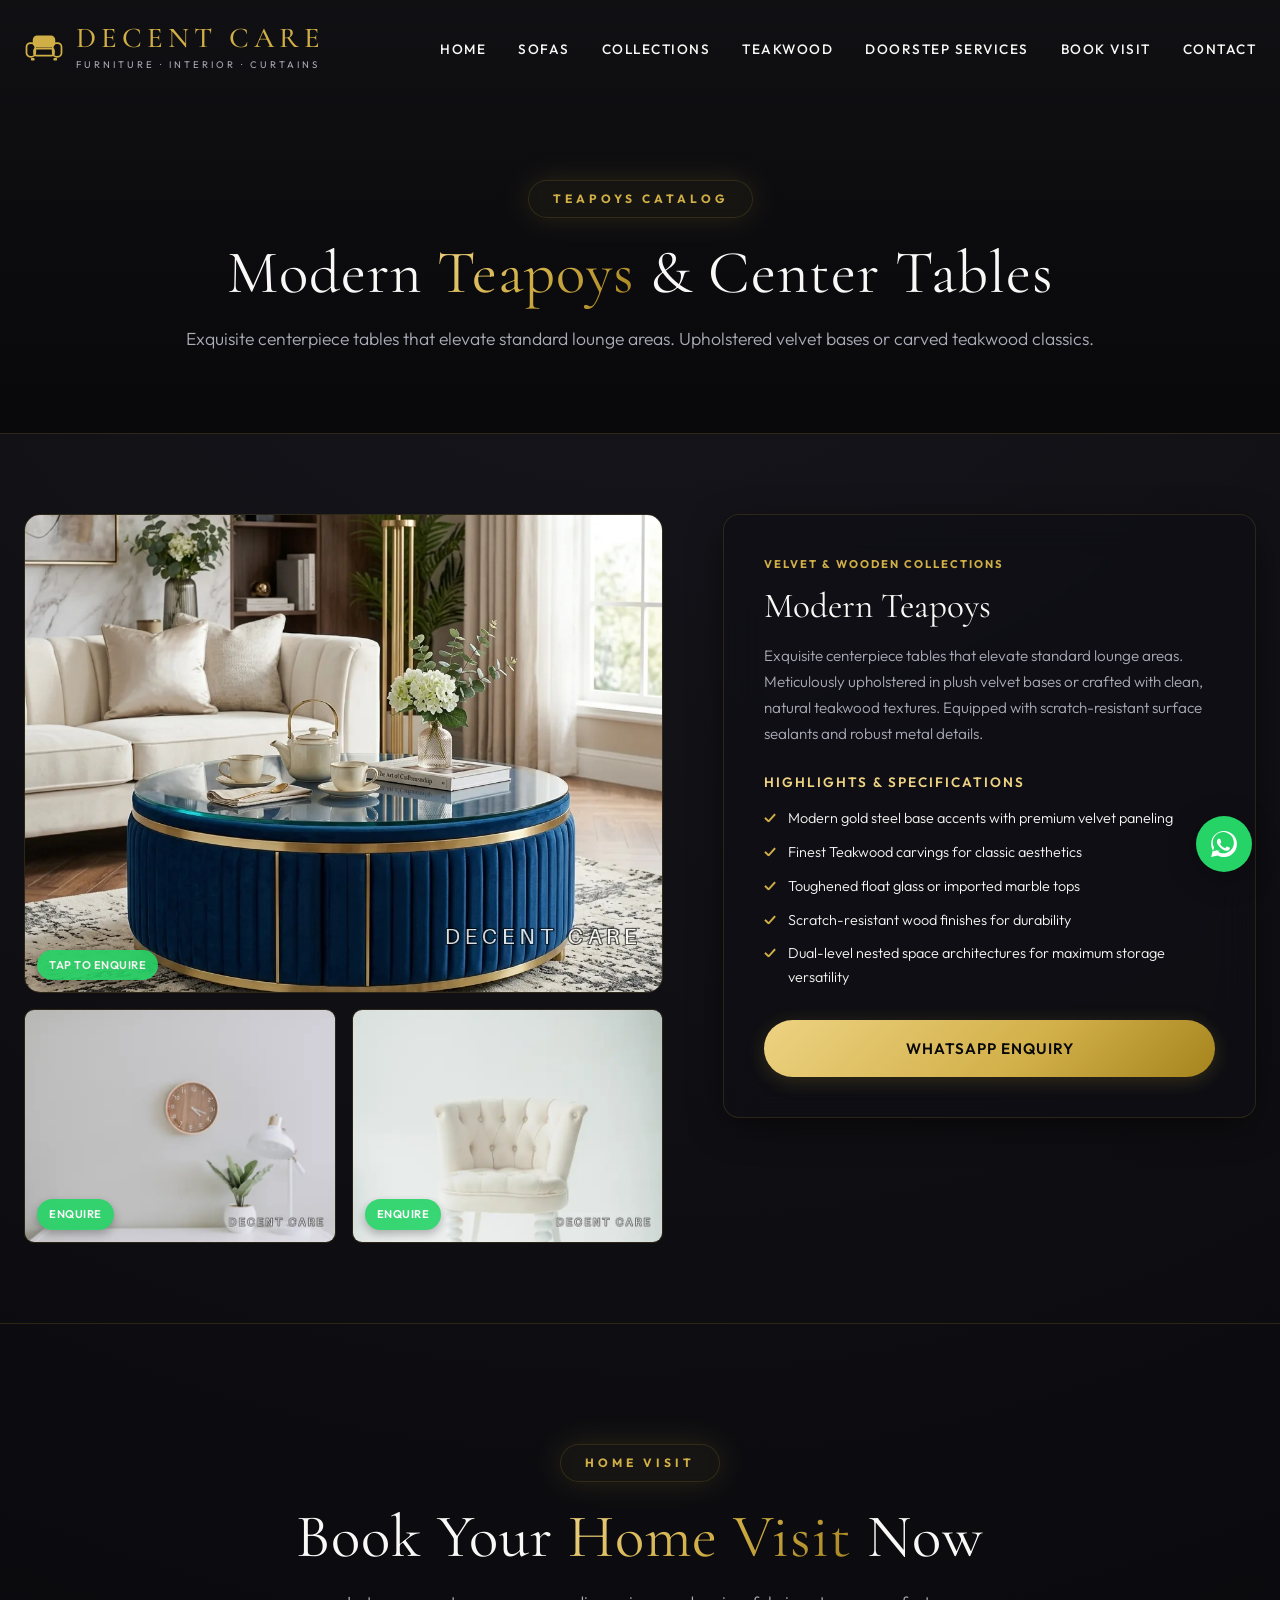
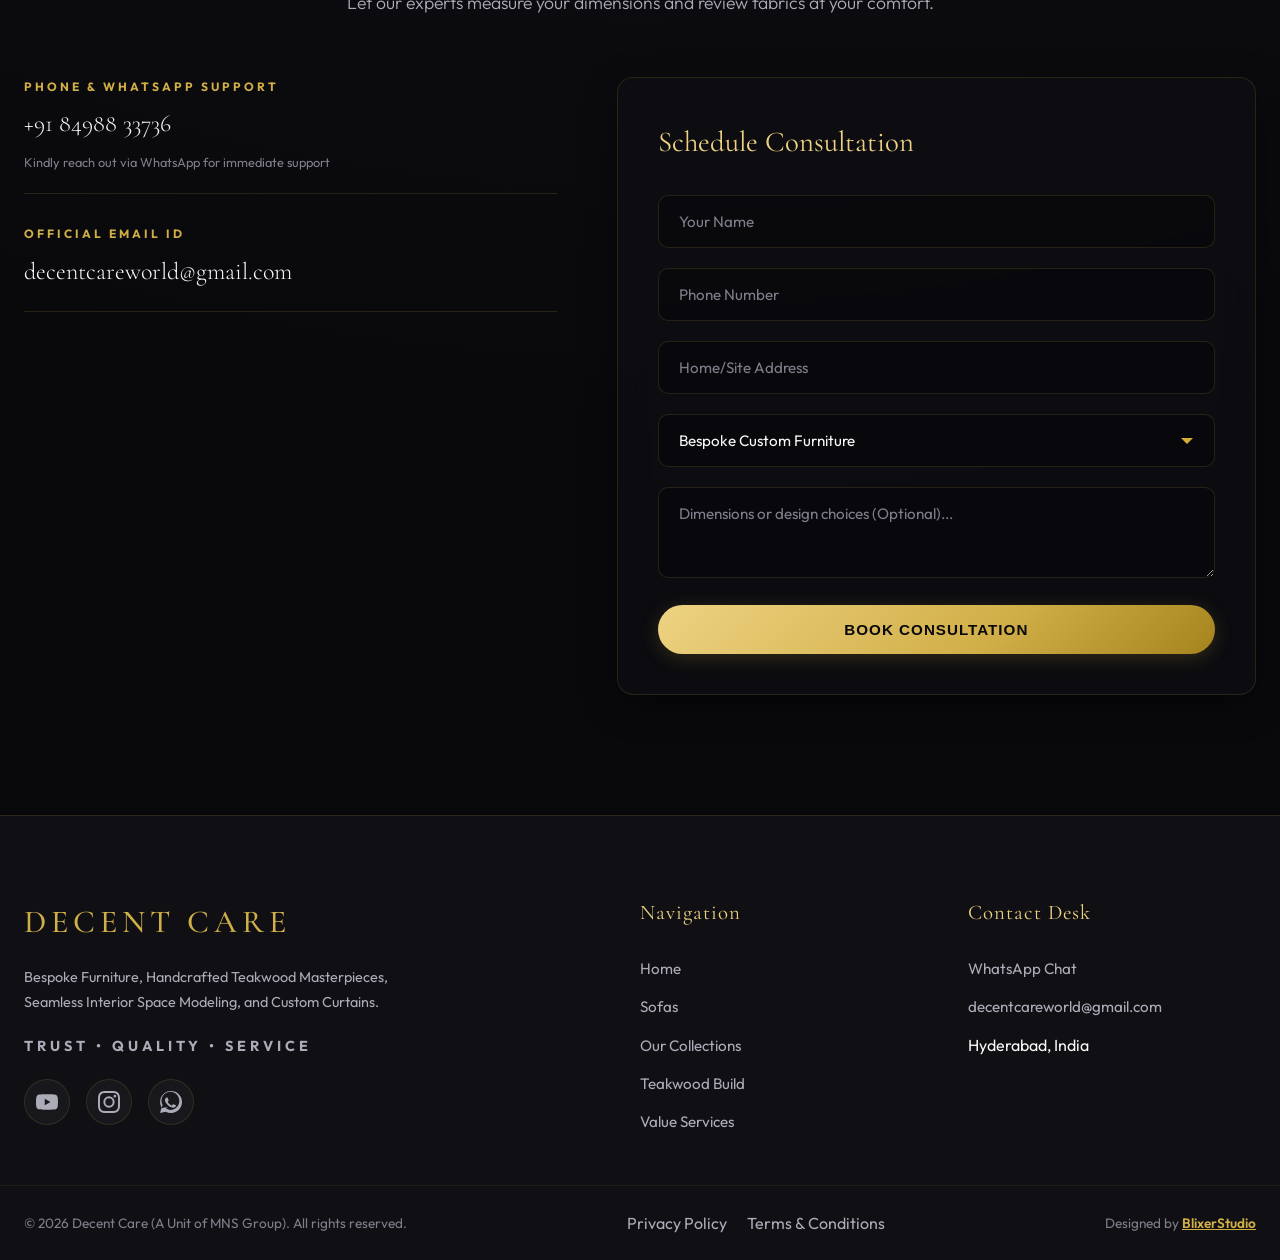
<file: teapoys.html>
<!DOCTYPE html>
<html lang="en">
<head>
  <meta charset="UTF-8">
  <meta name="viewport" content="width=device-width, initial-scale=1.0, maximum-scale=5.0">
  
  <!-- Critical SEO Optimization Tags for Teapoys -->
  <title>Modern Teapoys & Coffee Tables Hyderabad | Decent Care</title>
  <meta name="description" content="Discover modern velvet and teakwood teapoys and center coffee tables in Hyderabad from Decent Care (A unit of MNS Group). Toughened glass, imported marble tops, PVD gold steel bases, and nested architectures. Custom sizes available. Book a home visit today!">
  <meta name="keywords" content="modern teapoys hyderabad, coffee tables, velvet center tables, teakwood teapoy, nested coffee tables, decent care teapoys">
  <meta name="author" content="Decent Care Furniture">
  <meta name="robots" content="index, follow">
  
  <!-- Open Graph -->
  <meta property="og:title" content="Modern Velvet & Wooden Teapoys | Decent Care">
  <meta property="og:description" content="Premium handcrafted teapoys with gold accents, teakwood carvings, and luxury glass/marble tops. Hyderabad. Trust | Quality | Service.">
  <meta property="og:type" content="website">
  <meta property="og:url" content="https://www.decentcare.in/teapoys.html">
  <meta property="og:image" content="https://www.decentcare.in/images/teapoy/modern-teapoy-velvet-01.webp">
  
  <!-- Theme Branding & Favicon -->
  <meta name="theme-color" content="#060608">
  <link rel="icon" type="image/svg+xml" href="images/logo/favicon.svg">
  <link rel="icon" type="image/png" sizes="32x32" href="images/logo/favicon-32.png">
  <link rel="apple-touch-icon" href="images/logo/apple-touch-icon.png">
  <link rel="canonical" href="https://www.decentcare.in/teapoys.html">

  <!-- Style Link -->
  <link rel="stylesheet" href="css/style.css">
  
  <style>
    .category-hero {
      position: relative;
      padding: 180px 0 80px;
      text-align: center;
      background: linear-gradient(180deg, var(--bg-dark-midnight) 0%, var(--bg-dark-obsidian) 100%);
      border-bottom: 1px solid var(--border-light);
    }
    .product-list {
      padding: 80px 0;
    }
    .product-item {
      margin-bottom: 80px;
    }
    .product-item:last-child {
      margin-bottom: 0;
    }
    .product-grid {
      display: grid;
      grid-template-columns: 1fr;
      gap: 40px;
      align-items: start;
    }
    @media (min-width: 992px) {
      .product-grid {
        grid-template-columns: 1.2fr 1fr;
        gap: 60px;
      }
    }
    .product-gallery {
      display: grid;
      grid-template-columns: 1fr;
      gap: 16px;
    }
    .main-product-img {
      aspect-ratio: 4/3;
      border-radius: var(--radius-lg);
      overflow: hidden;
      border: 1px solid var(--border-light);
      position: relative;
    }
    .main-product-img img {
      width: 100%;
      height: 100%;
      object-fit: cover;
      transition: var(--transition-smooth);
    }
    .main-product-img:hover img {
      transform: scale(1.05);
    }
    .thumbs-product-grid {
      display: grid;
      grid-template-columns: repeat(2, 1fr);
      gap: 16px;
    }
    .thumb-product-img {
      aspect-ratio: 4/3;
      border-radius: var(--radius-md);
      overflow: hidden;
      border: 1px solid var(--border-light);
      position: relative;
    }
    .thumb-product-img img {
      width: 100%;
      height: 100%;
      object-fit: cover;
      transition: var(--transition-smooth);
    }
    .thumb-product-img:hover img {
      transform: scale(1.05);
    }
    .whatsapp-badge {
      position: absolute;
      bottom: 12px;
      left: 12px;
      background: #25D366;
      color: #fff;
      font-size: 0.7rem;
      padding: 6px 12px;
      border-radius: 100px;
      font-weight: 600;
      letter-spacing: 0.5px;
      text-transform: uppercase;
      box-shadow: 0 4px 10px rgba(0,0,0,0.3);
      display: flex;
      align-items: center;
      gap: 6px;
      z-index: 2;
      opacity: 0.9;
      transition: var(--transition-smooth);
    }
    .main-product-img:hover .whatsapp-badge,
    .thumb-product-img:hover .whatsapp-badge {
      opacity: 1;
      transform: scale(1.05);
    }
  </style>
</head>
<body>

  <!-- Sticky Translucent Navigation Header -->
  <header class="header" id="header">
    <div class="container header-inner">
      <a href="index.html" class="logo" aria-label="Decent Care Home">
        <img class="logo-mark" src="images/logo/decent-care-mark.svg" alt="" width="40" height="40">
        <span class="logo-text">
          <span class="logo-title">DECENT CARE</span>
        <span class="logo-sub">FURNITURE · INTERIOR · CURTAINS</span>
        </span>
      </a>
      
      <button class="hamburger" id="hamburger" aria-label="Toggle Navigation Menu" aria-expanded="false" aria-controls="nav">
        <span></span><span></span><span></span>
      </button>
      
      <nav class="nav" id="nav" role="navigation">
        <ul class="nav-list">
          <li><a href="index.html" class="nav-link">Home</a></li>
          <li><a href="sofas.html" class="nav-link">Sofas</a></li>
          <li><a href="index.html#collections" class="nav-link active">Collections</a></li>
          <li><a href="index.html#craftsmanship" class="nav-link">Teakwood</a></li>
          <li><a href="index.html#services" class="nav-link">Doorstep Services</a></li>
          <li><a href="index.html#booking" class="nav-link">Book Visit</a></li>
          <li><a href="index.html#contact" class="nav-link">Contact</a></li>
        </ul>
      </nav>
    </div>
  </header>

  <main>
    
    <!-- Category Hero Header -->
    <section class="category-hero">
      <div class="container">
        <span class="section-badge">Teapoys Catalog</span>
        <h1 class="section-title">Modern <span class="gold">Teapoys</span> & Center Tables</h1>
        <p class="section-desc">Exquisite centerpiece tables that elevate standard lounge areas. Upholstered velvet bases or carved teakwood classics.</p>
      </div>
    </section>

    <!-- Products Showcase List -->
    <section class="product-list">
      <div class="container">
        
        <!-- Product 1: Modern Teapoy -->
        <article class="product-item">
          <div class="product-grid">
            
            <!-- Gallery Panel (3 Images with WhatsApp Trigger Links) -->
            <div class="product-gallery">
              <a href="https://wa.me/918498833736?text=Hi%20Decent%20Care!%20I%27m%20very%20interested%20in%20this%20product%20from%20your%20website:%20https://decentcare.in/images/teapoy/modern-teapoy-velvet-01.webp" target="_blank" rel="noopener" class="main-product-img">
                <img src="images/teapoy/modern-teapoy-velvet-01.webp" alt="Velvet upholstered teapoy center table" loading="lazy" decoding="async">
                <span class="whatsapp-badge">Tap to Enquire</span>
              </a>
              <div class="thumbs-product-grid">
                <a href="https://wa.me/918498833736?text=Hi%20Decent%20Care!%20I%27m%20very%20interested%20in%20this%20product%20from%20your%20website:%20https://decentcare.in/images/teapoy/modern-teapoy-wooden-01.webp" target="_blank" rel="noopener" class="thumb-product-img">
                  <img src="images/teapoy/modern-teapoy-wooden-01-sm.webp" alt="Teakwood carved coffee table" loading="lazy" decoding="async">
                  <span class="whatsapp-badge">Enquire</span>
                </a>
                <a href="https://wa.me/918498833736?text=Hi%20Decent%20Care!%20I%27m%20very%20interested%20in%20this%20product%20from%20your%20website:%20https://decentcare.in/images/teapoy/modern-teapoy-02.webp" target="_blank" rel="noopener" class="thumb-product-img">
                  <img src="images/teapoy/modern-teapoy-02-sm.webp" alt="Contemporary gold steel coffee table" loading="lazy" decoding="async">
                  <span class="whatsapp-badge">Enquire</span>
                </a>
              </div>
            </div>
            
            <!-- Details Panel -->
            <div class="product-info glass-panel" style="padding: 40px;">
              <span class="modal-badge">Velvet & Wooden Collections</span>
              <h2 class="modal-title">Modern Teapoys</h2>
              <p class="modal-desc">Exquisite centerpiece tables that elevate standard lounge areas. Meticulously upholstered in plush velvet bases or crafted with clean, natural teakwood textures. Equipped with scratch-resistant surface sealants and robust metal details.</p>
              
              <div class="modal-features-list">
                <h4>Highlights & Specifications</h4>
                <ul>
                  <li>Modern gold steel base accents with premium velvet paneling</li>
                  <li>Finest Teakwood carvings for classic aesthetics</li>
                  <li>Toughened float glass or imported marble tops</li>
                  <li>Scratch-resistant wood finishes for durability</li>
                  <li>Dual-level nested space architectures for maximum storage versatility</li>
                </ul>
              </div>
              
              <div style="margin-top: 30px;">
                <a href="https://wa.me/918498833736?text=Hi%20Decent%20Care!%20I%27m%20very%20interested%20in%20your%20Modern%20Teapoys%20collection.%20Please%20send%20me%20design%20catalogs%20and%20prices." target="_blank" rel="noopener" class="btn btn-primary" style="width: 100%;">
                  WhatsApp Enquiry
                </a>
              </div>
            </div>
            
          </div>
        </article>

      </div>
    </section>

    <!-- Booking consultation form -->
    <section class="section" id="booking" style="border-top: 1px solid var(--border-light);">
      <div class="container">
        <div class="section-header">
          <span class="section-badge">Home Visit</span>
          <h2 class="section-title">Book Your <span class="gold">Home Visit</span> Now</h2>
          <p class="section-desc">Let our experts measure your dimensions and review fabrics at your comfort.</p>
        </div>
        
        <div class="contact-content">
          <div class="contact-info">
            <div class="contact-item">
              <span class="contact-label">Phone & WhatsApp Support</span>
              <a href="https://wa.me/918498833736" target="_blank" rel="noopener">
                <span class="contact-value">+91 84988 33736</span>
              </a>
              <small>Kindly reach out via WhatsApp for immediate support</small>
            </div>
            
            <div class="contact-item">
              <span class="contact-label">Official Email ID</span>
              <a href="mailto:decentcareworld@gmail.com">
                <span class="contact-value">decentcareworld@gmail.com</span>
              </a>
            </div>
          </div>
          
          <form class="contact-form glass-panel" id="homeVisitForm">
            <h3 class="form-title">Schedule Consultation</h3>
            
            <div class="form-group">
              <input type="text" id="visitName" placeholder="Your Name" required aria-label="Your Name">
            </div>
            
            <div class="form-group">
              <input type="tel" id="visitPhone" placeholder="Phone Number" required aria-label="Phone Number">
            </div>
            
            <div class="form-group">
              <input type="text" id="visitAddress" placeholder="Home/Site Address" required aria-label="Site Address">
            </div>
            
            <div class="form-group">
              <select id="visitCategory" required aria-label="Select Interest Category">
                <option value="Custom Order" selected>Bespoke Custom Furniture</option>
                <option value="Sofa Sets">Premium Sofa Set</option>
                <option value="Recliner Sofas">Swivel Recliner Sofa</option>
                <option value="Luxury Beds">Luxury Bed & Headboard</option>
                <option value="Dining Tables">Marble Dining Table</option>
                <option value="Footwear Cabinets">Footwear Cabinet with Extra Cupboards</option>
                <option value="Gas Cylinder Cabinets">Gas Cylinder Cabinet</option>
                <option value="Interior Works">Complete Interior Works</option>
                <option value="Curtains">Premium Curtain Fabrics</option>
              </select>
            </div>
            
            <div class="form-group">
              <textarea id="visitNotes" placeholder="Dimensions or design choices (Optional)..." rows="3" aria-label="Special Requests"></textarea>
            </div>
            
            <button type="submit" class="btn btn-primary">Book Consultation</button>
          </form>
        </div>
      </div>
    </section>

  </main>

  <!-- Footer -->
  <footer class="footer">
    <div class="container footer-inner">
      <div class="footer-brand">
        <div class="footer-logo">DECENT CARE</div>
        <p>Bespoke Furniture, Handcrafted Teakwood Masterpieces, Seamless Interior Space Modeling, and Custom Curtains.</p>
        <p class="footer-motto-line">Trust • Quality • Service</p>
        <div class="footer-socials contact-socials">
          <a href="https://youtube.com/@decentcarefurniture" class="social-circle" target="_blank" rel="noopener" aria-label="Decent Care on YouTube"><svg viewBox="0 0 24 24" aria-hidden="true"><path d="M23.498 6.163a3.003 3.003 0 00-2.11-2.11C19.518 3.545 12 3.545 12 3.545s-7.518 0-9.388.508a3.003 3.003 0 00-2.11 2.11C0 8.033 0 12 0 12s0 3.967.502 5.837a3.003 3.003 0 002.11 2.11c1.87.508 9.388.508 9.388.508s7.518 0 9.388-.508a3.003 3.003 0 002.11-2.11C24 15.967 24 12 24 12s0-3.967-.502-5.837zM9.545 15.568V8.432L15.818 12l-6.273 3.568z"/></svg></a>
          <a href="https://instagram.com/decentcarefurniture" class="social-circle" target="_blank" rel="noopener" aria-label="Decent Care on Instagram"><svg viewBox="0 0 24 24" aria-hidden="true"><path d="M12 2.163c3.204 0 3.584.012 4.85.07 3.252.148 4.771 1.691 4.919 4.919.058 1.265.069 1.645.069 4.849 0 3.205-.012 3.584-.069 4.849-.149 3.225-1.664 4.771-4.919 4.919-1.266.058-1.644.07-4.85.07-3.204 0-3.584-.012-4.849-.07-3.26-.149-4.771-1.699-4.919-4.92-.058-1.265-.07-1.644-.07-4.849 0-3.204.013-3.583.07-4.849.149-3.227 1.664-4.771 4.919-4.919 1.266-.057 1.645-.069 4.849-.069zM12 0C8.741 0 8.333.014 7.053.072 2.695.272.273 2.69.073 7.051.014 8.333 0 8.741 0 12c0 3.259.014 3.668.072 4.948.2 4.358 2.618 6.78 6.98 6.98 1.281.058 1.689.072 4.948.072 3.259 0 3.668-.014 4.948-.072 4.354-.2 6.782-2.618 6.979-6.98.059-1.28.073-1.689.073-4.948 0-3.259-.014-3.667-.072-4.947-.196-4.354-2.617-6.78-6.979-6.98C15.668.014 15.259 0 12 0zm0 5.838a6.162 6.162 0 100 12.324 6.162 6.162 0 000-12.324zM12 16a4 4 0 110-8 4 4 0 010 8zm6.406-11.845a1.44 1.44 0 100 2.881 1.44 1.44 0 000-2.881z"/></svg></a>
          <a href="https://wa.me/918498833736" class="social-circle" target="_blank" rel="noopener" aria-label="Chat with Decent Care on WhatsApp"><svg viewBox="0 0 24 24" aria-hidden="true"><path d="M.057 24l1.687-6.163c-1.041-1.804-1.588-3.849-1.587-5.946C.06 5.348 5.397.01 12.008.01c3.202.001 6.212 1.246 8.477 3.513 2.266 2.268 3.507 5.28 3.505 8.484-.004 6.657-5.34 11.997-11.953 11.997-2.005-.001-3.973-.5-5.739-1.453L0 24zm6.59-4.846c1.6.95 3.188 1.449 4.625 1.451 5.403.002 9.803-4.394 9.806-9.8.001-2.605-1.012-5.054-2.852-6.895C16.388 2.07 13.937.89 11.39.89c-5.411 0-9.815 4.398-9.817 9.8-.001 1.568.419 3.09 1.217 4.474l-.993 3.624 3.702-.971c1.373.748 2.8.117 3.555-.263zm10.233-3.806c-.294-.147-1.738-.858-2.006-.955-.269-.098-.465-.147-.659.147-.195.295-.756.955-.927 1.151-.17.196-.341.219-.635.072-1.959-.979-3.07-1.879-4.043-3.554-.255-.44-.092-.676.055-.823.132-.132.294-.342.44-.512.146-.169.195-.291.293-.487.097-.195.048-.366-.024-.513-.073-.146-.659-1.586-.903-2.172-.238-.574-.479-.496-.659-.505-.17-.008-.366-.01-.561-.01-.195 0-.513.073-.78.366-.269.293-1.025 1.001-1.025 2.441 0 1.439 1.048 2.83 1.195 3.025.147.195 2.062 3.149 4.996 4.413.698.301 1.243.481 1.667.615.7.223 1.34.191 1.844.116.563-.083 1.739-.711 1.983-1.396.244-.684.244-1.27.171-1.396-.073-.122-.269-.195-.562-.342z"/></svg></a>
        </div>
      </div>
      
      <div class="footer-links-col">
        <h4>Navigation</h4>
        <ul>
          <li><a href="index.html">Home</a></li>
          <li><a href="sofas.html">Sofas</a></li>
          <li><a href="index.html#collections">Our Collections</a></li>
          <li><a href="index.html#craftsmanship">Teakwood Build</a></li>
          <li><a href="index.html#services">Value Services</a></li>
        </ul>
      </div>
      
      <div class="footer-links-col">
        <h4>Contact Desk</h4>
        <ul>
          <li><a href="https://wa.me/918498833736" target="_blank" rel="noopener">WhatsApp Chat</a></li>
          <li><a href="mailto:decentcareworld@gmail.com">decentcareworld@gmail.com</a></li>
          <li>Hyderabad, India</li>
        </ul>
      </div>
    </div>
    
    <div class="footer-bottom">
      <div class="container" style="display: flex; justify-content: space-between; align-items: center; flex-wrap: wrap; gap: 16px;">
        <p>&copy; 2026 Decent Care (A Unit of MNS Group). All rights reserved.</p>
        <div class="footer-legal-links" style="display: flex; gap: 20px;">
          <a href="privacy-policy.html" style="color: var(--text-secondary); transition: var(--transition-smooth);" onmouseover="this.style.color='var(--gold-primary)'" onmouseout="this.style.color='var(--text-secondary)'">Privacy Policy</a>
          <a href="terms.html" style="color: var(--text-secondary); transition: var(--transition-smooth);" onmouseover="this.style.color='var(--gold-primary)'" onmouseout="this.style.color='var(--text-secondary)'">Terms & Conditions</a>
        </div>
        <p>Designed by <a href="https://wa.me/916302092709?text=Hi%20BlixerStudio%21%20%F0%9F%91%8B%20I%20came%20from%20this%20website%20page%3A%20https%3A%2F%2Fwww.decentcare.in%2Fteapoys.html%20and%20I%20loved%20the%20design.%20Can%20we%20catch%20up%20about%20a%20website%20for%20my%20business%3F" target="_blank" rel="noopener" style="color: var(--gold-primary); font-weight: 600; text-decoration: underline; transition: var(--transition-smooth);" onmouseover="this.style.color='var(--gold-light)'" onmouseout="this.style.color='var(--gold-primary)'">BlixerStudio</a></p>
      </div>
    </div>
  </footer>

  <!-- Floating Actions -->
  <div class="floating-actions-container">
    <button class="float-btn scroll-top-float" id="scrollTopBtn" aria-label="Scroll back to top">↑</button>
    <a class="float-btn whatsapp-float" href="https://wa.me/918498833736?text=Hi%20Decent%20Care!%20I%27m%20very%20interested%20in%20your%20luxury%20furniture." target="_blank" rel="noopener" aria-label="Open chat on WhatsApp"><svg style="width: 26px; height: 26px; fill: currentColor;" viewBox="0 0 24 24" aria-hidden="true"><path d="M.057 24l1.687-6.163c-1.041-1.804-1.588-3.849-1.587-5.946C.06 5.348 5.397.01 12.008.01c3.202.001 6.212 1.246 8.477 3.513 2.266 2.268 3.507 5.28 3.505 8.484-.004 6.657-5.34 11.997-11.953 11.997-2.005-.001-3.973-.5-5.739-1.453L0 24zm6.59-4.846c1.6.95 3.188 1.449 4.625 1.451 5.403.002 9.803-4.394 9.806-9.8.001-2.605-1.012-5.054-2.852-6.895C16.388 2.07 13.937.89 11.39.89c-5.411 0-9.815 4.398-9.817 9.8-.001 1.568.419 3.09 1.217 4.474l-.993 3.624 3.702-.971c1.373.748 2.8.117 3.555-.263zm10.233-3.806c-.294-.147-1.738-.858-2.006-.955-.269-.098-.465-.147-.659.147-.195.295-.756.955-.927 1.151-.17.196-.341.219-.635.072-1.959-.979-3.07-1.879-4.043-3.554-.255-.44-.092-.676.055-.823.132-.132.294-.342.44-.512.146-.169.195-.291.293-.487.097-.195.048-.366-.024-.513-.073-.146-.659-1.586-.903-2.172-.238-.574-.479-.496-.659-.505-.17-.008-.366-.01-.561-.01-.195 0-.513.073-.78.366-.269.293-1.025 1.001-1.025 2.441 0 1.439 1.048 2.83 1.195 3.025.147.195 2.062 3.149 4.996 4.413.698.301 1.243.481 1.667.615.7.223 1.34.191 1.844.116.563-.083 1.739-.711 1.983-1.396.244-.684.244-1.27.171-1.396-.073-.122-.269-.195-.562-.342z"/></svg></a>
  </div>

  <script src="js/data.js"></script>
  <script src="js/script.js"></script>
</body>
</html>
</file>
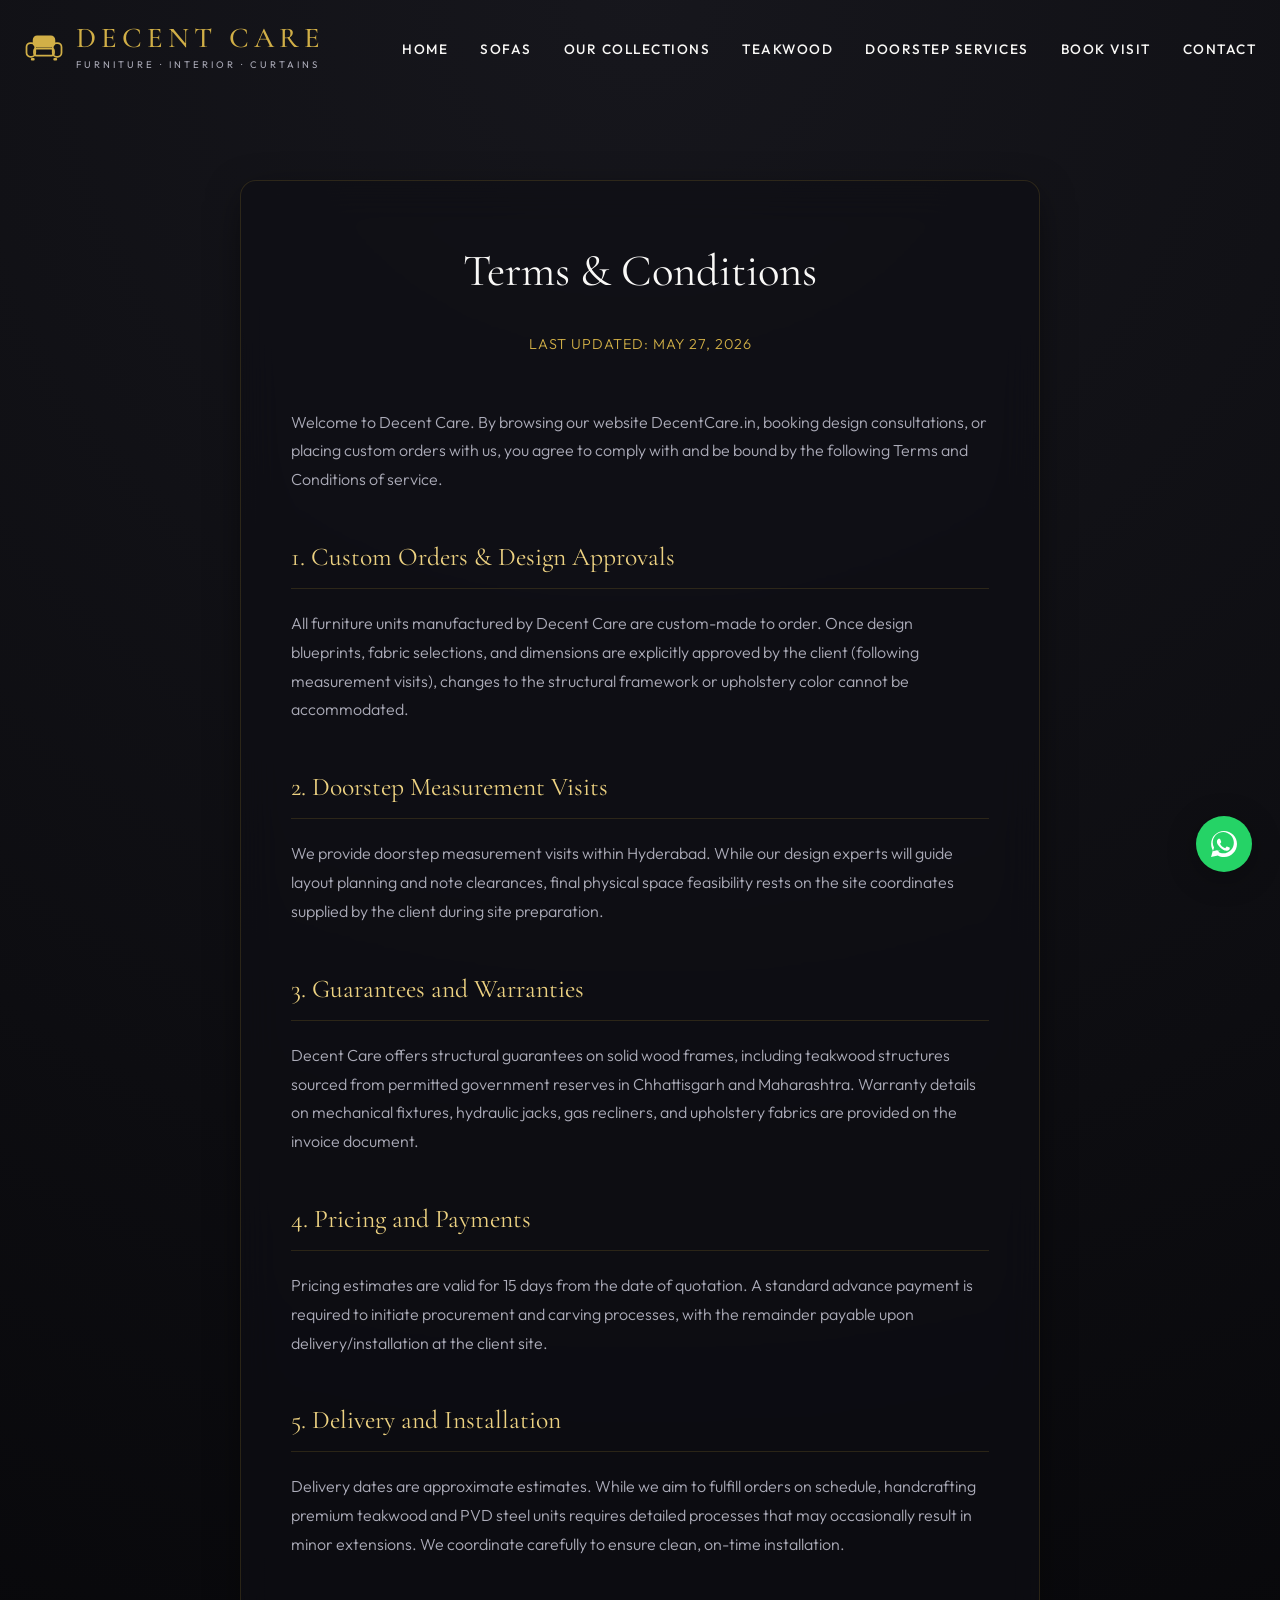
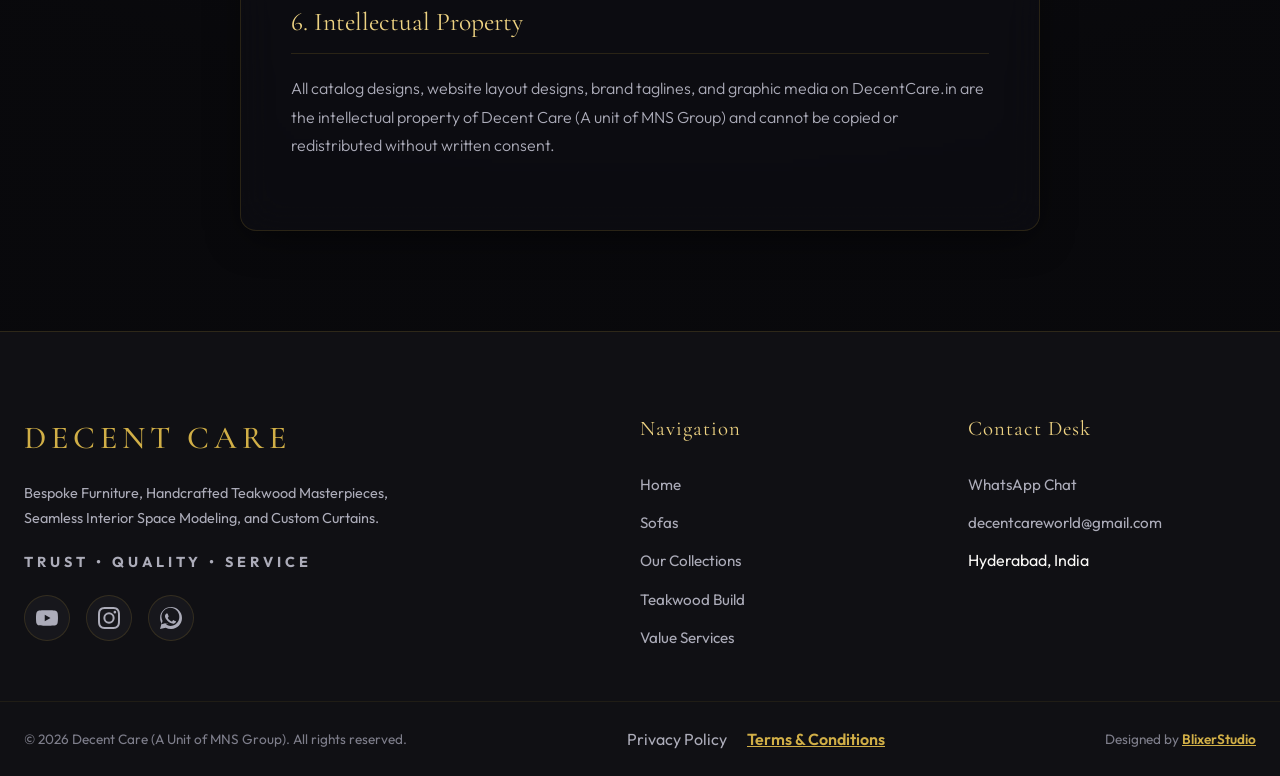
<file: terms.html>
<!DOCTYPE html>
<html lang="en">
<head>
  <meta charset="UTF-8">
  <meta name="viewport" content="width=device-width, initial-scale=1.0, maximum-scale=5.0">
  
  <title>Terms & Conditions | Decent Care</title>
  <meta name="description" content="Read the Terms and Conditions of Decent Care (A unit of MNS Group). Review rules for custom furniture bookings, doorstep measurements, guarantees, and pricing.">
  <meta name="robots" content="index, follow">
  
  <!-- Theme Branding & Favicon -->
  <meta name="theme-color" content="#060608">
  <link rel="icon" type="image/svg+xml" href="images/logo/favicon.svg">
  <link rel="icon" type="image/png" sizes="32x32" href="images/logo/favicon-32.png">
  <link rel="apple-touch-icon" href="images/logo/apple-touch-icon.png">
  <link rel="canonical" href="https://www.decentcare.in/terms.html">

  <!-- Style Link -->
  <link rel="stylesheet" href="css/style.css">
  
  <style>
    .legal-container {
      padding: 180px 0 100px;
    }
    .legal-content {
      max-width: 800px;
      margin: 0 auto;
      font-weight: 300;
      line-height: 1.8;
      color: var(--text-primary);
    }
    .legal-content h1 {
      font-family: var(--font-heading);
      font-size: 2.8rem;
      font-weight: 400;
      margin-bottom: 20px;
      text-align: center;
    }
    .legal-content .last-updated {
      text-align: center;
      color: var(--gold-primary);
      font-size: 0.9rem;
      letter-spacing: 1px;
      margin-bottom: 50px;
      text-transform: uppercase;
    }
    .legal-content h2 {
      font-family: var(--font-heading);
      font-size: 1.6rem;
      font-weight: 400;
      color: var(--gold-light);
      margin: 40px 0 20px;
      border-bottom: 1px solid var(--border-light);
      padding-bottom: 8px;
    }
    .legal-content p {
      margin-bottom: 20px;
      color: var(--text-secondary);
    }
    .legal-content ul {
      margin: 15px 0 25px 20px;
      list-style-type: square;
    }
    .legal-content li {
      margin-bottom: 10px;
      color: var(--text-secondary);
    }
  </style>
</head>
<body>

  <!-- Sticky Translucent Navigation Header -->
  <header class="header" id="header">
    <div class="container header-inner">
      <a href="index.html" class="logo" aria-label="Decent Care Home">
        <img class="logo-mark" src="images/logo/decent-care-mark.svg" alt="" width="40" height="40">
        <span class="logo-text">
          <span class="logo-title">DECENT CARE</span>
        <span class="logo-sub">FURNITURE · INTERIOR · CURTAINS</span>
        </span>
      </a>
      
      <button class="hamburger" id="hamburger" aria-label="Toggle Navigation Menu" aria-expanded="false" aria-controls="nav">
        <span></span><span></span><span></span>
      </button>
      
      <nav class="nav" id="nav" role="navigation">
        <ul class="nav-list">
          <li><a href="index.html" class="nav-link">Home</a></li>
          <li><a href="sofas.html" class="nav-link">Sofas</a></li>
          <li><a href="index.html#collections" class="nav-link">Our Collections</a></li>
          <li><a href="index.html#craftsmanship" class="nav-link">Teakwood</a></li>
          <li><a href="index.html#services" class="nav-link">Doorstep Services</a></li>
          <li><a href="index.html#booking" class="nav-link">Book Visit</a></li>
          <li><a href="index.html#contact" class="nav-link">Contact</a></li>
        </ul>
      </nav>
    </div>
  </header>

  <main>
    <section class="legal-container">
      <div class="container">
        <article class="legal-content glass-panel" style="padding: 50px; border-radius: var(--radius-lg);">
          <h1>Terms & Conditions</h1>
          <p class="last-updated">Last Updated: May 27, 2026</p>
          
          <p>Welcome to Decent Care. By browsing our website DecentCare.in, booking design consultations, or placing custom orders with us, you agree to comply with and be bound by the following Terms and Conditions of service.</p>
          
          <h2>1. Custom Orders & Design Approvals</h2>
          <p>All furniture units manufactured by Decent Care are custom-made to order. Once design blueprints, fabric selections, and dimensions are explicitly approved by the client (following measurement visits), changes to the structural framework or upholstery color cannot be accommodated.</p>
          
          <h2>2. Doorstep Measurement Visits</h2>
          <p>We provide doorstep measurement visits within Hyderabad. While our design experts will guide layout planning and note clearances, final physical space feasibility rests on the site coordinates supplied by the client during site preparation.</p>
          
          <h2>3. Guarantees and Warranties</h2>
          <p>Decent Care offers structural guarantees on solid wood frames, including teakwood structures sourced from permitted government reserves in Chhattisgarh and Maharashtra. Warranty details on mechanical fixtures, hydraulic jacks, gas recliners, and upholstery fabrics are provided on the invoice document.</p>
          
          <h2>4. Pricing and Payments</h2>
          <p>Pricing estimates are valid for 15 days from the date of quotation. A standard advance payment is required to initiate procurement and carving processes, with the remainder payable upon delivery/installation at the client site.</p>
          
          <h2>5. Delivery and Installation</h2>
          <p>Delivery dates are approximate estimates. While we aim to fulfill orders on schedule, handcrafting premium teakwood and PVD steel units requires detailed processes that may occasionally result in minor extensions. We coordinate carefully to ensure clean, on-time installation.</p>
          
          <h2>6. Intellectual Property</h2>
          <p>All catalog designs, website layout designs, brand taglines, and graphic media on DecentCare.in are the intellectual property of Decent Care (A unit of MNS Group) and cannot be copied or redistributed without written consent.</p>
        </article>
      </div>
    </section>
  </main>

  <!-- Footer -->
  <footer class="footer">
    <div class="container footer-inner">
      <div class="footer-brand">
        <div class="footer-logo">DECENT CARE</div>
        <p>Bespoke Furniture, Handcrafted Teakwood Masterpieces, Seamless Interior Space Modeling, and Custom Curtains.</p>
        <p class="footer-motto-line">Trust • Quality • Service</p>
        <div class="footer-socials contact-socials">
          <a href="https://youtube.com/@decentcarefurniture" class="social-circle" target="_blank" rel="noopener" aria-label="Decent Care on YouTube"><svg viewBox="0 0 24 24" aria-hidden="true"><path d="M23.498 6.163a3.003 3.003 0 00-2.11-2.11C19.518 3.545 12 3.545 12 3.545s-7.518 0-9.388.508a3.003 3.003 0 00-2.11 2.11C0 8.033 0 12 0 12s0 3.967.502 5.837a3.003 3.003 0 002.11 2.11c1.87.508 9.388.508 9.388.508s7.518 0 9.388-.508a3.003 3.003 0 002.11-2.11C24 15.967 24 12 24 12s0-3.967-.502-5.837zM9.545 15.568V8.432L15.818 12l-6.273 3.568z"/></svg></a>
          <a href="https://instagram.com/decentcarefurniture" class="social-circle" target="_blank" rel="noopener" aria-label="Decent Care on Instagram"><svg viewBox="0 0 24 24" aria-hidden="true"><path d="M12 2.163c3.204 0 3.584.012 4.85.07 3.252.148 4.771 1.691 4.919 4.919.058 1.265.069 1.645.069 4.849 0 3.205-.012 3.584-.069 4.849-.149 3.225-1.664 4.771-4.919 4.919-1.266.058-1.644.07-4.85.07-3.204 0-3.584-.012-4.849-.07-3.26-.149-4.771-1.699-4.919-4.92-.058-1.265-.07-1.644-.07-4.849 0-3.204.013-3.583.07-4.849.149-3.227 1.664-4.771 4.919-4.919 1.266-.057 1.645-.069 4.849-.069zM12 0C8.741 0 8.333.014 7.053.072 2.695.272.273 2.69.073 7.051.014 8.333 0 8.741 0 12c0 3.259.014 3.668.072 4.948.2 4.358 2.618 6.78 6.98 6.98 1.281.058 1.689.072 4.948.072 3.259 0 3.668-.014 4.948-.072 4.354-.2 6.782-2.618 6.979-6.98.059-1.28.073-1.689.073-4.948 0-3.259-.014-3.667-.072-4.947-.196-4.354-2.617-6.78-6.979-6.98C15.668.014 15.259 0 12 0zm0 5.838a6.162 6.162 0 100 12.324 6.162 6.162 0 000-12.324zM12 16a4 4 0 110-8 4 4 0 010 8zm6.406-11.845a1.44 1.44 0 100 2.881 1.44 1.44 0 000-2.881z"/></svg></a>
          <a href="https://wa.me/918498833736" class="social-circle" target="_blank" rel="noopener" aria-label="Chat with Decent Care on WhatsApp"><svg viewBox="0 0 24 24" aria-hidden="true"><path d="M.057 24l1.687-6.163c-1.041-1.804-1.588-3.849-1.587-5.946C.06 5.348 5.397.01 12.008.01c3.202.001 6.212 1.246 8.477 3.513 2.266 2.268 3.507 5.28 3.505 8.484-.004 6.657-5.34 11.997-11.953 11.997-2.005-.001-3.973-.5-5.739-1.453L0 24zm6.59-4.846c1.6.95 3.188 1.449 4.625 1.451 5.403.002 9.803-4.394 9.806-9.8.001-2.605-1.012-5.054-2.852-6.895C16.388 2.07 13.937.89 11.39.89c-5.411 0-9.815 4.398-9.817 9.8-.001 1.568.419 3.09 1.217 4.474l-.993 3.624 3.702-.971c1.373.748 2.8.117 3.555-.263zm10.233-3.806c-.294-.147-1.738-.858-2.006-.955-.269-.098-.465-.147-.659.147-.195.295-.756.955-.927 1.151-.17.196-.341.219-.635.072-1.959-.979-3.07-1.879-4.043-3.554-.255-.44-.092-.676.055-.823.132-.132.294-.342.44-.512.146-.169.195-.291.293-.487.097-.195.048-.366-.024-.513-.073-.146-.659-1.586-.903-2.172-.238-.574-.479-.496-.659-.505-.17-.008-.366-.01-.561-.01-.195 0-.513.073-.78.366-.269.293-1.025 1.001-1.025 2.441 0 1.439 1.048 2.83 1.195 3.025.147.195 2.062 3.149 4.996 4.413.698.301 1.243.481 1.667.615.7.223 1.34.191 1.844.116.563-.083 1.739-.711 1.983-1.396.244-.684.244-1.27.171-1.396-.073-.122-.269-.195-.562-.342z"/></svg></a>
        </div>
      </div>
      
      <div class="footer-links-col">
        <h4>Navigation</h4>
        <ul>
          <li><a href="index.html">Home</a></li>
          <li><a href="sofas.html">Sofas</a></li>
          <li><a href="index.html#collections">Our Collections</a></li>
          <li><a href="index.html#craftsmanship">Teakwood Build</a></li>
          <li><a href="index.html#services">Value Services</a></li>
        </ul>
      </div>
      
      <div class="footer-links-col">
        <h4>Contact Desk</h4>
        <ul>
          <li><a href="https://wa.me/918498833736" target="_blank" rel="noopener">WhatsApp Chat</a></li>
          <li><a href="mailto:decentcareworld@gmail.com">decentcareworld@gmail.com</a></li>
          <li>Hyderabad, India</li>
        </ul>
      </div>
    </div>
    
    <div class="footer-bottom">
      <div class="container" style="display: flex; justify-content: space-between; align-items: center; flex-wrap: wrap; gap: 16px;">
        <p>&copy; 2026 Decent Care (A Unit of MNS Group). All rights reserved.</p>
        <div class="footer-legal-links" style="display: flex; gap: 20px;">
          <a href="privacy-policy.html" style="color: var(--text-secondary); transition: var(--transition-smooth);" onmouseover="this.style.color='var(--gold-primary)'" onmouseout="this.style.color='var(--text-secondary)'">Privacy Policy</a>
          <a href="terms.html" style="color: var(--gold-primary); font-weight: 600; text-decoration: underline;">Terms & Conditions</a>
        </div>
        <p>Designed by <a href="https://wa.me/916302092709?text=Hi%20BlixerStudio%21%20%F0%9F%91%8B%20I%20came%20from%20this%20website%20page%3A%20https%3A%2F%2Fwww.decentcare.in%2Fterms.html%20and%20I%20loved%20the%20design.%20Can%20we%20catch%20up%20about%20a%20website%20for%20my%20business%3F" target="_blank" rel="noopener" style="color: var(--gold-primary); font-weight: 600; text-decoration: underline; transition: var(--transition-smooth);" onmouseover="this.style.color='var(--gold-light)'" onmouseout="this.style.color='var(--gold-primary)'">BlixerStudio</a></p>
      </div>
    </div>
  </footer>

  <!-- Floating Actions -->
  <div class="floating-actions-container">
    <button class="float-btn scroll-top-float" id="scrollTopBtn" aria-label="Scroll back to top">↑</button>
    <a class="float-btn whatsapp-float" href="https://wa.me/918498833736?text=Hi%20Decent%20Care!%20I%27m%20very%20interested%20in%20your%20luxury%20furniture." target="_blank" rel="noopener" aria-label="Open chat on WhatsApp"><svg style="width: 26px; height: 26px; fill: currentColor;" viewBox="0 0 24 24" aria-hidden="true"><path d="M.057 24l1.687-6.163c-1.041-1.804-1.588-3.849-1.587-5.946C.06 5.348 5.397.01 12.008.01c3.202.001 6.212 1.246 8.477 3.513 2.266 2.268 3.507 5.28 3.505 8.484-.004 6.657-5.34 11.997-11.953 11.997-2.005-.001-3.973-.5-5.739-1.453L0 24zm6.59-4.846c1.6.95 3.188 1.449 4.625 1.451 5.403.002 9.803-4.394 9.806-9.8.001-2.605-1.012-5.054-2.852-6.895C16.388 2.07 13.937.89 11.39.89c-5.411 0-9.815 4.398-9.817 9.8-.001 1.568.419 3.09 1.217 4.474l-.993 3.624 3.702-.971c1.373.748 2.8.117 3.555-.263zm10.233-3.806c-.294-.147-1.738-.858-2.006-.955-.269-.098-.465-.147-.659.147-.195.295-.756.955-.927 1.151-.17.196-.341.219-.635.072-1.959-.979-3.07-1.879-4.043-3.554-.255-.44-.092-.676.055-.823.132-.132.294-.342.44-.512.146-.169.195-.291.293-.487.097-.195.048-.366-.024-.513-.073-.146-.659-1.586-.903-2.172-.238-.574-.479-.496-.659-.505-.17-.008-.366-.01-.561-.01-.195 0-.513.073-.78.366-.269.293-1.025 1.001-1.025 2.441 0 1.439 1.048 2.83 1.195 3.025.147.195 2.062 3.149 4.996 4.413.698.301 1.243.481 1.667.615.7.223 1.34.191 1.844.116.563-.083 1.739-.711 1.983-1.396.244-.684.244-1.27.171-1.396-.073-.122-.269-.195-.562-.342z"/></svg></a>
  </div>

  <script src="js/data.js"></script>
  <script src="js/script.js"></script>
</body>
</html>
</file>
<file: css/style.css>
@import url('https://fonts.googleapis.com/css2?family=Cormorant+Garamond:ital,wght@0,300;0,400;0,500;0,600;0,700;1,400&family=Outfit:wght@300;400;500;600;700;800&display=swap');

:root {
  /* HSL Tailored Luxury Color Palette */
  --bg-dark-obsidian: hsl(240, 15%, 4%);
  --bg-dark-midnight: hsl(240, 10%, 7%);
  --bg-dark-panel: hsl(240, 8%, 10%);
  --bg-dark-card: rgba(15, 15, 20, 0.65);
  
  --gold-primary: hsl(45, 60%, 55%);
  --gold-light: hsl(45, 75%, 72%);
  --gold-dark: hsl(45, 70%, 38%);
  --gold-glow: rgba(212, 175, 55, 0.25);
  
  --text-primary: hsl(40, 20%, 97%);
  --text-secondary: hsl(240, 8%, 70%);
  --text-muted: hsl(240, 5%, 52%);
  
  --border-light: rgba(212, 175, 55, 0.15);
  --border-medium: rgba(212, 175, 55, 0.3);
  
  /* Modern Typography */
  --font-heading: 'Cormorant Garamond', serif;
  --font-body: 'Outfit', sans-serif;
  
  /* System Configurations */
  --radius-lg: 16px;
  --radius-md: 10px;
  --radius-sm: 6px;
  --shadow-luxury: 0 10px 40px -10px rgba(0, 0, 0, 0.7);
  --shadow-gold-glow: 0 0 30px rgba(212, 175, 55, 0.15);
  --transition-smooth: all 0.4s cubic-bezier(0.16, 1, 0.3, 1);
  --transition-bouncy: all 0.5s cubic-bezier(0.34, 1.56, 0.64, 1);
}

/* Global Reset & Base Setup */
*, *::before, *::after {
  margin: 0;
  padding: 0;
  box-sizing: border-box;
}

html {
  scroll-behavior: smooth;
  font-size: 16px;
  -webkit-text-size-adjust: 100%;
  background-color: var(--bg-dark-obsidian);
}

body {
  font-family: var(--font-body);
  background: radial-gradient(circle at 50% 0%, hsl(240, 12%, 10%) 0%, var(--bg-dark-obsidian) 70%);
  color: var(--text-primary);
  line-height: 1.65;
  overflow-x: hidden;
  -webkit-font-smoothing: antialiased;
  -moz-osx-font-smoothing: grayscale;
}

/* Focus and Interactive Accessibility */
a, button, select, input, textarea {
  outline: none;
}

*:focus-visible {
  outline: 2px solid var(--gold-light);
  outline-offset: 4px;
}

a {
  text-decoration: none;
  color: inherit;
  transition: var(--transition-smooth);
}

ul {
  list-style: none;
}

img {
  max-width: 100%;
  height: auto;
  display: block;
}

/* Scrollbar Customization */
::-webkit-scrollbar {
  width: 8px;
}
::-webkit-scrollbar-track {
  background: var(--bg-dark-obsidian);
}
::-webkit-scrollbar-thumb {
  background: var(--gold-dark);
  border-radius: 4px;
  border: 2px solid var(--bg-dark-obsidian);
}
::-webkit-scrollbar-thumb:hover {
  background: var(--gold-primary);
}

/* Premium Layout Grid & Container */
.container {
  width: 100%;
  max-width: 1300px;
  margin: 0 auto;
  padding: 0 24px;
}

.gold {
  color: var(--gold-primary);
  background: linear-gradient(135deg, var(--gold-light), var(--gold-primary) 50%, var(--gold-dark));
  -webkit-background-clip: text;
  -webkit-text-fill-color: transparent;
}

.section {
  padding: 100px 0;
  position: relative;
}

.section-header {
  text-align: center;
  max-width: 700px;
  margin: 0 auto 60px;
}

.section-badge {
  display: inline-block;
  font-size: 0.75rem;
  font-weight: 700;
  letter-spacing: 4px;
  text-transform: uppercase;
  color: var(--gold-primary);
  border: 1px solid var(--border-light);
  padding: 8px 24px;
  border-radius: 100px;
  margin-bottom: 20px;
  background: rgba(212, 175, 55, 0.05);
  backdrop-filter: blur(5px);
  box-shadow: var(--shadow-gold-glow);
}

.section-title {
  font-family: var(--font-heading);
  font-size: clamp(2.4rem, 6vw, 3.8rem);
  font-weight: 400;
  line-height: 1.15;
  margin-bottom: 16px;
  letter-spacing: 1px;
}

.section-desc {
  color: var(--text-secondary);
  font-size: 1.1rem;
  font-weight: 300;
}

/* Glassmorphism Styling System */
.glass-panel {
  background: var(--bg-dark-card);
  backdrop-filter: blur(20px);
  -webkit-backdrop-filter: blur(20px);
  border: 1px solid var(--border-light);
  border-radius: var(--radius-lg);
  box-shadow: var(--shadow-luxury);
  transition: var(--transition-smooth);
}

.glass-panel:hover {
  border-color: var(--border-medium);
  box-shadow: var(--shadow-luxury), var(--shadow-gold-glow);
}

/* Premium Buttons & Interactive CTAs */
.btn {
  display: inline-flex;
  align-items: center;
  justify-content: center;
  gap: 12px;
  padding: 16px 36px;
  border-radius: 100px;
  font-size: 0.95rem;
  font-weight: 600;
  letter-spacing: 1px;
  text-transform: uppercase;
  border: none;
  cursor: pointer;
  transition: var(--transition-bouncy);
  position: relative;
  overflow: hidden;
  z-index: 1;
}

.btn-primary {
  background: linear-gradient(135deg, var(--gold-light), var(--gold-primary) 60%, var(--gold-dark));
  color: var(--bg-dark-obsidian);
  box-shadow: 0 4px 20px rgba(212, 175, 55, 0.2);
}

.btn-primary::after {
  content: '';
  position: absolute;
  inset: 0;
  background: linear-gradient(135deg, var(--gold-primary), var(--gold-light));
  opacity: 0;
  transition: var(--transition-smooth);
  z-index: -1;
}

.btn-primary:hover {
  transform: translateY(-4px);
  box-shadow: 0 8px 30px rgba(212, 175, 55, 0.4);
}

.btn-primary:hover::after {
  opacity: 1;
}

.btn-secondary {
  background: transparent;
  color: var(--text-primary);
  border: 1px solid var(--border-light);
}

.btn-secondary:hover {
  background: rgba(212, 175, 55, 0.05);
  border-color: var(--gold-primary);
  transform: translateY(-2px);
  color: var(--gold-light);
}

.btn-whatsapp {
  background: #25D366;
  color: #ffffff;
  box-shadow: 0 4px 20px rgba(37, 211, 102, 0.2);
}

.btn-whatsapp:hover {
  transform: translateY(-4px);
  box-shadow: 0 8px 30px rgba(37, 211, 102, 0.4);
}

/* Elegant Site Preloader */
#preloader {
  position: fixed;
  inset: 0;
  z-index: 9999;
  background: var(--bg-dark-obsidian);
  display: flex;
  flex-direction: column;
  align-items: center;
  justify-content: center;
  transition: opacity 0.8s cubic-bezier(0.16, 1, 0.3, 1), visibility 0.8s;
}

#preloader.hidden {
  opacity: 0;
  visibility: hidden;
  pointer-events: none;
}

.loader-content {
  text-align: center;
}

.loader-logo {
  font-family: var(--font-heading);
  font-size: 2.8rem;
  font-weight: 300;
  color: var(--gold-primary);
  letter-spacing: 10px;
  margin-bottom: 24px;
  background: linear-gradient(135deg, var(--gold-light), var(--gold-primary), var(--gold-dark));
  -webkit-background-clip: text;
  -webkit-text-fill-color: transparent;
  animation: pulseLogo 2s ease-in-out infinite;
}

.loader-bar {
  width: 220px;
  height: 2px;
  background: var(--bg-dark-panel);
  border-radius: 2px;
  overflow: hidden;
  margin: 0 auto;
}

.loader-bar span {
  display: block;
  height: 100%;
  width: 0;
  background: linear-gradient(90deg, var(--gold-dark), var(--gold-primary));
  animation: loadProgress 1.6s cubic-bezier(0.16, 1, 0.3, 1) forwards;
}

@keyframes pulseLogo {
  0%, 100% { opacity: 0.6; transform: scale(0.98); }
  50% { opacity: 1; transform: scale(1); }
}

@keyframes loadProgress {
  to { width: 100%; }
}

/* Premium Header and Nav bar */
.header {
  position: fixed;
  top: 0;
  left: 0;
  width: 100%;
  z-index: 1000;
  padding: 24px 0;
  transition: var(--transition-smooth);
}

.header.scrolled {
  padding: 14px 0;
  background: rgba(6, 6, 8, 0.85);
  backdrop-filter: blur(20px);
  -webkit-backdrop-filter: blur(20px);
  border-bottom: 1px solid var(--border-light);
}

.header-inner {
  display: flex;
  align-items: center;
  justify-content: space-between;
}

.logo {
  display: flex;
  align-items: center;
  gap: 12px;
  z-index: 1002;
}

.logo-mark {
  width: 40px;
  height: 40px;
  flex-shrink: 0;
}

.logo-text {
  display: flex;
  flex-direction: column;
}

.logo-title {
  font-family: var(--font-heading);
  font-size: 1.8rem;
  font-weight: 500;
  color: var(--gold-primary);
  letter-spacing: 5px;
  line-height: 1;
}

.logo-sub {
  font-size: 0.6rem;
  letter-spacing: 3px;
  color: var(--text-secondary);
  font-weight: 400;
  margin-top: 4px;
  text-transform: uppercase;
}

/* Nav Menu Drawer (Mobile to Desktop) */
.hamburger {
  display: flex;
  flex-direction: column;
  gap: 6px;
  background: none;
  border: none;
  cursor: pointer;
  padding: 10px;
  z-index: 1002;
  transition: var(--transition-smooth);
}

.hamburger span {
  display: block;
  width: 28px;
  height: 2px;
  background: var(--gold-primary);
  border-radius: 2px;
  transition: var(--transition-smooth);
}

.hamburger.active span:nth-child(1) {
  transform: rotate(45deg) translate(6px, 6px);
}

.hamburger.active span:nth-child(2) {
  opacity: 0;
  transform: translateX(-10px);
}

.hamburger.active span:nth-child(3) {
  transform: rotate(-45deg) translate(5px, -5px);
}

.nav {
  position: fixed;
  inset: 0 0 0 -100%;
  width: 100%;
  height: 100vh;
  background: var(--bg-dark-obsidian);
  padding: 140px 40px 40px;
  transition: var(--transition-smooth);
  z-index: 1001;
  display: flex;
  flex-direction: column;
  justify-content: flex-start;
}

.nav.open {
  left: 0;
}

.nav-list {
  display: flex;
  flex-direction: column;
  gap: 30px;
}

.nav-link {
  font-family: var(--font-heading);
  font-size: 2rem;
  font-weight: 300;
  color: var(--text-primary);
  letter-spacing: 2px;
  transition: var(--transition-smooth);
  position: relative;
  display: inline-block;
}

.nav-link::after {
  content: '';
  position: absolute;
  bottom: -6px;
  left: 0;
  width: 0;
  height: 1px;
  background: var(--gold-primary);
  transition: var(--transition-smooth);
}

.nav-link:hover {
  color: var(--gold-primary);
  transform: translateX(10px);
}

.nav-link:hover::after,
.nav-link.active::after {
  width: 100%;
}

/* Breath-taking Hero Section */
.hero {
  position: relative;
  min-height: 100vh;
  display: flex;
  align-items: center;
  justify-content: center;
  overflow: hidden;
  padding: 120px 0 80px;
}

.hero-bg-media {
  position: absolute;
  inset: 0;
  z-index: 0;
}

.hero-bg-image {
  width: 100%;
  height: 100%;
  object-fit: cover;
  transform: scale(1.05);
  filter: brightness(0.35);
  animation: zoomBg 20s ease-out infinite alternate;
}

@keyframes zoomBg {
  to { transform: scale(1.15); }
}

.hero-overlay {
  position: absolute;
  inset: 0;
  background: linear-gradient(180deg, 
    rgba(6, 6, 8, 0.4) 0%, 
    rgba(6, 6, 8, 0.7) 60%, 
    var(--bg-dark-obsidian) 100%);
  z-index: 1;
}

.hero-content {
  position: relative;
  z-index: 2;
  text-align: center;
  max-width: 900px;
}

.hero-tag {
  font-size: 0.8rem;
  letter-spacing: 6px;
  text-transform: uppercase;
  color: var(--gold-primary);
  margin-bottom: 24px;
  font-weight: 700;
  opacity: 0.9;
}

.hero-title {
  font-family: var(--font-heading);
  font-size: clamp(2.8rem, 9vw, 5.5rem);
  font-weight: 300;
  line-height: 1.1;
  margin-bottom: 24px;
  letter-spacing: 2px;
}

.hero-title span {
  font-weight: 500;
}

.hero-sub {
  font-size: 0.9rem;
  letter-spacing: 6px;
  text-transform: uppercase;
  color: var(--gold-primary);
  margin-bottom: 16px;
  font-weight: 600;
}

.hero-sub strong {
  font-size: 1.3rem;
  font-weight: 850;
  color: var(--text-primary);
  letter-spacing: 4px;
  margin-left: 6px;
}

.hero-motto {
  font-size: 0.9rem;
  letter-spacing: 8px;
  color: var(--gold-light);
  margin-bottom: 48px;
  font-weight: 600;
  text-transform: uppercase;
}

.hero-actions {
  display: flex;
  flex-direction: column;
  gap: 16px;
  align-items: center;
  justify-content: center;
}

/* Newly Launched Spotlight Section */
.newly-launched-sec {
  background: var(--bg-dark-midnight);
  border-top: 1px solid var(--border-light);
  border-bottom: 1px solid var(--border-light);
}

.spotlight-wrapper {
  position: relative;
}

/* Interactive Grid Collections */
.collection-grid {
  display: grid;
  grid-template-columns: repeat(auto-fill, minmax(300px, 1fr));
  gap: 30px;
}

.collection-card {
  overflow: hidden;
  height: 100%;
  display: flex;
  flex-direction: column;
  position: relative;
  transform: translateY(0);
  transition: var(--transition-smooth);
}

.collection-card:hover {
  transform: translateY(-8px);
}

.card-img {
  width: 100%;
  aspect-ratio: 4/3;
  overflow: hidden;
  background: var(--bg-dark-panel);
  position: relative;
}

.card-img img {
  width: 100%;
  height: 100%;
  object-fit: cover;
  transition: var(--transition-smooth);
}

.collection-card:hover .card-img img {
  transform: scale(1.08);
}

.card-img.img-missing {
  display: flex;
  align-items: center;
  justify-content: center;
  background: linear-gradient(135deg, var(--bg-dark-panel), var(--bg-dark-midnight));
}

.card-img.img-missing::after {
  content: 'Photo coming soon';
  color: var(--text-muted);
  font-size: 0.95rem;
  letter-spacing: 1px;
}

.card-body {
  padding: 24px;
  flex-grow: 1;
  display: flex;
  flex-direction: column;
}

.card-header-line {
  display: flex;
  justify-content: space-between;
  align-items: flex-start;
  margin-bottom: 8px;
}

.card-body h3 {
  font-family: var(--font-heading);
  font-size: 1.4rem;
  font-weight: 400;
  color: var(--text-primary);
  transition: var(--transition-smooth);
}

.collection-card:hover .card-body h3 {
  color: var(--gold-light);
}

.card-tag {
  font-size: 0.65rem;
  letter-spacing: 2px;
  text-transform: uppercase;
  color: var(--gold-primary);
  background: rgba(212, 175, 55, 0.1);
  padding: 4px 10px;
  border-radius: 4px;
  font-weight: 700;
}

.card-body p {
  font-size: 0.9rem;
  color: var(--text-secondary);
  font-weight: 300;
  margin-bottom: 20px;
  line-height: 1.6;
}

.card-btn {
  margin-top: auto;
  align-self: flex-start;
  font-size: 0.75rem;
  font-weight: 700;
  letter-spacing: 2px;
  text-transform: uppercase;
  color: var(--gold-primary);
  display: inline-flex;
  align-items: center;
  gap: 8px;
  transition: var(--transition-smooth);
}

.card-btn::after {
  content: '→';
  transition: var(--transition-smooth);
}

.collection-card:hover .card-btn {
  color: var(--text-primary);
}

.collection-card:hover .card-btn::after {
  transform: translateX(6px);
}

/* Master Craftsmanship Teakwood Section */
.teakwood-content {
  display: grid;
  grid-template-columns: 1fr;
  gap: 50px;
  align-items: center;
  margin-bottom: 60px;
}

.teakwood-text {
  padding-right: 0;
}

.teakwood-text p {
  font-size: 1.15rem;
  color: var(--text-secondary);
  font-weight: 300;
  line-height: 1.8;
  margin-bottom: 30px;
}

.teakwood-list {
  display: grid;
  grid-template-columns: repeat(auto-fit, minmax(200px, 1fr));
  gap: 16px;
  margin-bottom: 36px;
}

.teakwood-list li {
  position: relative;
  padding-left: 28px;
  font-size: 1.05rem;
  color: var(--text-primary);
  font-weight: 400;
}

.teakwood-list li::before {
  content: '✦';
  position: absolute;
  left: 0;
  color: var(--gold-primary);
  font-size: 0.9rem;
  top: 0;
}

.teakwood-tagline {
  font-family: var(--font-heading);
  font-size: 1.8rem !important;
  font-style: italic;
  font-weight: 300;
  margin-top: 40px;
}

.teakwood-img-panel {
  border-radius: var(--radius-lg);
  overflow: hidden;
  border: 1px solid var(--border-light);
  box-shadow: var(--shadow-luxury);
  position: relative;
  aspect-ratio: 4/3;
}

.teakwood-img-panel img {
  width: 100%;
  height: 100%;
  object-fit: cover;
}

/* Custom Features Horizontal Cards */
.custom-section {
  display: grid;
  grid-template-columns: 1fr;
  gap: 24px;
}

.custom-card {
  padding: 40px 30px;
  text-align: center;
  border-radius: var(--radius-lg);
}

.custom-icon {
  font-size: 2.2rem;
  color: var(--gold-primary);
  margin-bottom: 20px;
  display: inline-block;
  line-height: 1;
}

.custom-card h3 {
  font-family: var(--font-heading);
  font-size: 1.5rem;
  font-weight: 400;
  margin-bottom: 12px;
  letter-spacing: 1px;
}

.custom-card p {
  font-size: 0.95rem;
  color: var(--text-secondary);
  font-weight: 300;
  line-height: 1.7;
}

/* Value Added Doorstep Services */
.services-grid {
  display: grid;
  grid-template-columns: repeat(auto-fill, minmax(260px, 1fr));
  gap: 24px;
}

.service-card {
  padding: 40px 24px;
  text-align: center;
  display: flex;
  flex-direction: column;
  align-items: center;
  border-radius: var(--radius-lg);
}

.service-icon-box {
  width: 80px;
  height: 80px;
  border-radius: 50%;
  background: var(--bg-dark-panel);
  border: 1px solid var(--border-light);
  display: flex;
  align-items: center;
  justify-content: center;
  font-size: 2.2rem;
  margin-bottom: 24px;
  box-shadow: var(--shadow-gold-glow);
  transition: var(--transition-smooth);
}

.service-card:hover .service-icon-box {
  transform: scale(1.1);
  border-color: var(--gold-primary);
  box-shadow: 0 0 40px rgba(212, 175, 55, 0.3);
}

.service-card h3 {
  font-family: var(--font-heading);
  font-size: 1.4rem;
  font-weight: 400;
  margin-bottom: 12px;
  letter-spacing: 1px;
}

.service-card p {
  font-size: 0.9rem;
  color: var(--text-secondary);
  font-weight: 300;
  line-height: 1.6;
}

/* Elegant Testimonials Section */
.testimonial-carousel {
  display: grid;
  grid-template-columns: 1fr;
  gap: 30px;
}

.testimonial-card {
  padding: 40px 30px;
  text-align: center;
  border-radius: var(--radius-lg);
}

.testimonial-stars {
  color: var(--gold-primary);
  font-size: 1.2rem;
  margin-bottom: 20px;
}

.testimonial-card p {
  font-size: 1.05rem;
  font-style: italic;
  color: var(--text-secondary);
  font-weight: 300;
  line-height: 1.75;
  margin-bottom: 24px;
}

.testimonial-meta {
  display: flex;
  flex-direction: column;
  align-items: center;
  gap: 4px;
}

.testimonial-author {
  font-family: var(--font-heading);
  font-size: 1.2rem;
  font-weight: 500;
  color: var(--gold-light);
}

.testimonial-loc {
  font-size: 0.75rem;
  color: var(--text-muted);
  letter-spacing: 1px;
}

/* Double Grid Contact and Home Visit Form */
.contact-content {
  display: grid;
  grid-template-columns: 1fr;
  gap: 50px;
}

.contact-info {
  display: flex;
  flex-direction: column;
  gap: 30px;
}

.contact-item {
  padding-bottom: 20px;
  border-bottom: 1px solid var(--border-light);
  display: flex;
  flex-direction: column;
  gap: 8px;
}

.contact-label {
  font-size: 0.75rem;
  font-weight: 700;
  letter-spacing: 3px;
  text-transform: uppercase;
  color: var(--gold-primary);
}

.contact-value {
  font-family: var(--font-heading);
  font-size: 1.5rem;
  font-weight: 300;
  color: var(--text-primary);
}

.contact-item a:hover .contact-value {
  color: var(--gold-light);
  padding-left: 6px;
}

.contact-item small {
  font-size: 0.8rem;
  color: var(--text-muted);
}

.contact-socials {
  display: flex;
  gap: 16px;
  margin-top: 10px;
}

.social-circle {
  width: 46px;
  height: 46px;
  border-radius: 50%;
  border: 1px solid var(--border-light);
  background: var(--bg-dark-panel);
  display: flex;
  align-items: center;
  justify-content: center;
  color: var(--text-secondary);
  font-size: 0.9rem;
  font-weight: 600;
  transition: var(--transition-smooth);
}

.social-circle:hover {
  border-color: var(--gold-primary);
  color: var(--gold-light);
  transform: scale(1.1);
  box-shadow: var(--shadow-gold-glow);
}

.social-circle svg {
  width: 22px;
  height: 22px;
  fill: currentColor;
}

.footer-socials {
  margin-top: 20px;
}

/* Luxury Interactive Forms */
.contact-form {
  padding: 40px;
  border-radius: var(--radius-lg);
  display: flex;
  flex-direction: column;
  gap: 20px;
}

.form-title {
  font-family: var(--font-heading);
  font-size: 1.8rem;
  font-weight: 400;
  margin-bottom: 10px;
  color: var(--gold-light);
}

.form-group {
  position: relative;
  width: 100%;
}

.contact-form input,
.contact-form select,
.contact-form textarea {
  width: 100%;
  padding: 16px 20px;
  background: rgba(6, 6, 8, 0.4);
  border: 1px solid var(--border-light);
  border-radius: var(--radius-md);
  color: var(--text-primary);
  font-size: 0.95rem;
  font-family: var(--font-body);
  transition: var(--transition-smooth);
  outline: none;
  -webkit-appearance: none;
}

.contact-form select {
  cursor: pointer;
  background-image: url("data:image/svg+xml,%3Csvg xmlns='http://www.w3.org/2000/svg' width='14' height='10' viewBox='0 0 14 10'%3E%3Cpath fill='%23d4af37' d='M1 2l6 6 6-6'/%3E%3C/svg%3E");
  background-repeat: no-repeat;
  background-position: right 20px center;
  padding-right: 50px;
}

.contact-form input:focus,
.contact-form select:focus,
.contact-form textarea:focus {
  border-color: var(--gold-primary);
  background: rgba(6, 6, 8, 0.7);
  box-shadow: 0 0 20px rgba(212, 175, 55, 0.1);
}

.contact-form select option {
  background: var(--bg-dark-panel);
  color: var(--text-primary);
}

.contact-form ::placeholder {
  color: var(--text-muted);
}

/* Beautiful Footer Area */
.footer {
  background: var(--bg-dark-midnight);
  border-top: 1px solid var(--border-light);
  padding: 80px 0 0;
  position: relative;
}

.footer-inner {
  display: grid;
  grid-template-columns: 1fr;
  gap: 50px;
  padding-bottom: 50px;
}

.footer-brand {
  max-width: 380px;
}

.footer-logo {
  font-family: var(--font-heading);
  font-size: 2rem;
  font-weight: 500;
  color: var(--gold-primary);
  letter-spacing: 5px;
  margin-bottom: 16px;
}

.footer-brand p {
  font-size: 0.9rem;
  color: var(--text-secondary);
  line-height: 1.7;
}

.footer-motto-line {
  font-size: 0.75rem;
  letter-spacing: 4px;
  color: var(--gold-primary);
  text-transform: uppercase;
  font-weight: 700;
  margin-top: 20px;
}

.footer-links-col h4 {
  font-family: var(--font-heading);
  font-size: 1.3rem;
  font-weight: 400;
  color: var(--gold-light);
  margin-bottom: 24px;
  letter-spacing: 1px;
}

.footer-links-col ul {
  display: flex;
  flex-direction: column;
  gap: 12px;
}

.footer-links-col a {
  font-size: 0.95rem;
  color: var(--text-secondary);
}

.footer-links-col a:hover {
  color: var(--gold-primary);
  padding-left: 6px;
}

.footer-bottom {
  border-top: 1px solid rgba(212, 175, 55, 0.08);
  padding: 24px 0;
  text-align: center;
}

.footer-bottom p {
  font-size: 0.85rem;
  color: var(--text-muted);
}

/* Floating Actions (WhatsApp & Scroll Top) */
.floating-actions-container {
  position: fixed;
  bottom: 28px;
  right: 28px;
  z-index: 999;
  display: flex;
  flex-direction: column;
  gap: 14px;
}

.float-btn {
  width: 56px;
  height: 56px;
  border-radius: 50%;
  display: flex;
  align-items: center;
  justify-content: center;
  box-shadow: 0 6px 30px rgba(0, 0, 0, 0.3);
  transition: var(--transition-bouncy);
}

.whatsapp-float {
  background: #25D366;
  font-size: 1.7rem;
  color: #fff;
  animation: bounceBtn 3s infinite;
}

.whatsapp-float:hover {
  transform: scale(1.1) rotate(5deg);
  box-shadow: 0 8px 30px rgba(37, 211, 102, 0.5);
}

.scroll-top-float {
  background: var(--bg-dark-panel);
  border: 1px solid var(--border-light);
  color: var(--gold-primary);
  font-size: 1.1rem;
  cursor: pointer;
  opacity: 0;
  visibility: hidden;
  transform: translateY(20px);
}

.scroll-top-float.visible {
  opacity: 1;
  visibility: visible;
  transform: translateY(0);
}

.scroll-top-float:hover {
  border-color: var(--gold-primary);
  color: var(--text-primary);
  transform: translateY(-4px);
}

@keyframes bounceBtn {
  0%, 100% { transform: translateY(0); }
  50% { transform: translateY(-8px); }
}

/* Ultra-Premium Interactive Modal Dialogs */
.modal-overlay {
  position: fixed;
  inset: 0;
  z-index: 10000;
  background: rgba(6, 6, 8, 0.85);
  backdrop-filter: blur(15px);
  -webkit-backdrop-filter: blur(15px);
  display: flex;
  align-items: center;
  justify-content: center;
  padding: 20px;
  opacity: 0;
  visibility: hidden;
  transition: var(--transition-smooth);
}

.modal-overlay.open {
  opacity: 1;
  visibility: visible;
}

.modal-container {
  width: 100%;
  max-width: 950px;
  max-height: 90vh;
  overflow-y: auto;
  border-radius: var(--radius-lg);
  position: relative;
  transform: translateY(40px) scale(0.95);
  transition: var(--transition-smooth);
}

.modal-overlay.open .modal-container {
  transform: translateY(0) scale(1);
}

.modal-close-btn {
  position: absolute;
  top: 20px;
  right: 20px;
  width: 44px;
  height: 44px;
  border-radius: 50%;
  background: rgba(6, 6, 8, 0.6);
  border: 1px solid var(--border-light);
  color: var(--text-primary);
  font-size: 1.2rem;
  display: flex;
  align-items: center;
  justify-content: center;
  cursor: pointer;
  z-index: 10;
  transition: var(--transition-smooth);
}

.modal-close-btn:hover {
  background: var(--gold-primary);
  color: var(--bg-dark-obsidian);
  transform: rotate(90deg);
}

/* Modal Content Grid */
.modal-grid {
  display: grid;
  grid-template-columns: 1fr;
}

.modal-gallery-area {
  position: relative;
}

.modal-main-img {
  width: 100%;
  aspect-ratio: 4/3;
  object-fit: cover;
  background: var(--bg-dark-panel);
}

.modal-thumbs-row {
  display: flex;
  gap: 10px;
  padding: 16px;
  background: rgba(6, 6, 8, 0.5);
  overflow-x: auto;
  scrollbar-width: none;
}

.modal-thumbs-row::-webkit-scrollbar {
  display: none;
}

.thumb-item {
  width: 70px;
  aspect-ratio: 4/3;
  object-fit: cover;
  border-radius: var(--radius-sm);
  border: 1px solid var(--border-light);
  cursor: pointer;
  opacity: 0.6;
  transition: var(--transition-smooth);
}

.thumb-item.active, .thumb-item:hover {
  opacity: 1;
  border-color: var(--gold-primary);
}

.modal-info-area {
  padding: 40px;
}

.modal-badge {
  font-size: 0.7rem;
  letter-spacing: 2px;
  text-transform: uppercase;
  color: var(--gold-primary);
  font-weight: 700;
  margin-bottom: 12px;
  display: block;
}

.modal-title {
  font-family: var(--font-heading);
  font-size: 2.2rem;
  font-weight: 400;
  margin-bottom: 16px;
  line-height: 1.2;
}

.modal-desc {
  font-size: 0.95rem;
  color: var(--text-secondary);
  font-weight: 300;
  line-height: 1.7;
  margin-bottom: 24px;
}

.modal-features-list h4 {
  font-size: 0.85rem;
  letter-spacing: 2px;
  text-transform: uppercase;
  color: var(--gold-light);
  margin-bottom: 14px;
  font-weight: 600;
}

.modal-features-list ul {
  display: flex;
  flex-direction: column;
  gap: 10px;
  margin-bottom: 30px;
}

.modal-features-list li {
  position: relative;
  padding-left: 24px;
  font-size: 0.9rem;
  color: var(--text-primary);
  font-weight: 300;
}

.modal-features-list li::before {
  content: '✓';
  position: absolute;
  left: 0;
  color: var(--gold-primary);
  font-weight: bold;
}

.modal-actions {
  display: flex;
  flex-wrap: wrap;
  gap: 14px;
}

/* Stagger & Fade Scroll Reveals */
.reveal-text {
  opacity: 0;
  transform: translateY(20px);
  transition: opacity 0.8s ease, transform 0.8s cubic-bezier(0.16, 1, 0.3, 1);
}

.reveal-text.active {
  opacity: 1;
  transform: translateY(0);
}

.stagger-item {
  opacity: 0;
  transform: translateY(30px);
  transition: opacity 0.8s ease, transform 0.8s cubic-bezier(0.16, 1, 0.3, 1);
}

.stagger-item.active {
  opacity: 1;
  transform: translateY(0);
}

/* Adaptive Media Queries (Mobile Friendly) */
@media (min-width: 640px) {
  .hero-actions {
    flex-direction: row;
  }
  
  .custom-section {
    grid-template-columns: repeat(3, 1fr);
  }
}

@media (min-width: 768px) {
  .hamburger {
    display: none;
  }

  .nav {
    position: static;
    width: auto;
    height: auto;
    background: none;
    padding: 0;
    z-index: auto;
    flex-direction: row;
    align-items: center;
  }

  .nav-list {
    flex-direction: row;
    gap: 32px;
  }

  .nav-link {
    font-family: var(--font-body);
    font-size: 0.85rem;
    font-weight: 500;
    letter-spacing: 1.5px;
    text-transform: uppercase;
  }
  
  .nav-link:hover {
    transform: none;
  }

  .teakwood-content {
    grid-template-columns: 1.2fr 1fr;
    gap: 60px;
  }
  
  .contact-content {
    grid-template-columns: 1fr 1.2fr;
    gap: 60px;
  }
  
  .testimonial-carousel {
    grid-template-columns: repeat(3, 1fr);
  }
  
  .modal-grid {
    grid-template-columns: 1fr 1fr;
  }
  
  .modal-container {
    max-height: 85vh;
  }
  
  .modal-main-img {
    height: 100%;
  }

  .footer-inner {
    grid-template-columns: 2fr 1fr 1fr;
    gap: 40px;
  }
}

@media (min-width: 1024px) {
  .section {
    padding: 120px 0;
  }
  
  .collection-grid {
    grid-template-columns: repeat(3, 1fr);
  }
}

@media (min-width: 1280px) {
  .collection-grid {
    grid-template-columns: repeat(4, 1fr);
  }
}

/* Ensure trust, quality, service headline is on a single line in mobile view */
@media (max-width: 767px) {
  .hero-motto {
    font-size: 0.65rem !important;
    letter-spacing: 4px !important;
    white-space: nowrap !important;
    margin-bottom: 32px !important;
  }
}

/* ==========================================
   SOFA FOCUS (home section + sofas page)
   ========================================== */
.sofa-studio-grid {
  display: grid;
  grid-template-columns: 1fr;
  gap: 40px;
  align-items: center;
}
.sofa-studio-img {
  display: block;
  aspect-ratio: 4/3;
  border-radius: var(--radius-lg);
  overflow: hidden;
  border: 1px solid var(--border-light);
}
.sofa-studio-img img {
  width: 100%;
  height: 100%;
  object-fit: cover;
  transition: var(--transition-smooth);
}
.sofa-studio-img:hover img { transform: scale(1.04); }
.sofa-studio-actions {
  display: flex;
  flex-wrap: wrap;
  gap: 12px;
  margin-top: 28px;
}
.sofa-types {
  list-style: none;
  display: grid;
  grid-template-columns: 1fr;
  gap: 12px;
}
.sofa-type {
  display: flex;
  justify-content: space-between;
  align-items: center;
  gap: 12px;
  min-height: 48px;
  padding: 12px 18px;
  border: 1px solid var(--border-light);
  border-radius: var(--radius-md);
  color: var(--text-primary);
  transition: var(--transition-smooth);
}
.sofa-type:hover,
.sofa-type:focus-visible {
  border-color: var(--gold-primary);
  color: var(--gold-light);
}
.sofa-type span:last-child {
  flex-shrink: 0;
  color: var(--gold-primary);
  font-size: 0.78rem;
  letter-spacing: 0.08em;
  text-transform: uppercase;
}
.sofa-types-sec {
  padding: 60px 0 0;
}
.sofa-types-title {
  font-family: var(--font-heading);
  font-weight: 600;
  font-size: clamp(1.6rem, 4vw, 2.2rem);
  text-align: center;
  margin-bottom: 28px;
}
@media (min-width: 640px) {
  .sofa-types { grid-template-columns: repeat(2, 1fr); }
}
@media (min-width: 992px) {
  .sofa-studio-grid { grid-template-columns: 1.1fr 1fr; gap: 60px; }
}

/* ==========================================
   PHONE LAYOUT: two products per row
   ========================================== */
@media (max-width: 639px) {
  .logo { gap: 9px; }
  .logo-mark { width: 32px; height: 32px; }
  .logo-title { font-size: 1.35rem; letter-spacing: 3px; }
  .logo-sub { font-size: 0.5rem; letter-spacing: 1.6px; }

  .collection-grid {
    grid-template-columns: repeat(2, 1fr);
    gap: 12px;
  }
  .collection-card .card-body { padding: 12px 12px 14px; }
  .collection-card .card-body h3 { font-size: 1.05rem; line-height: 1.25; }
  .collection-card .card-body p,
  .collection-card .card-tag { display: none; }
  .collection-card .card-header-line { margin-bottom: 10px; }
  .collection-card .card-btn { font-size: 0.65rem; letter-spacing: 1px; gap: 6px; }

  .sofa-types { grid-template-columns: repeat(2, 1fr); gap: 10px; }
  .sofa-type { padding: 10px 12px; font-size: 0.9rem; line-height: 1.3; min-height: 56px; }
  .sofa-type span:last-child { display: none; }
}
</file>
